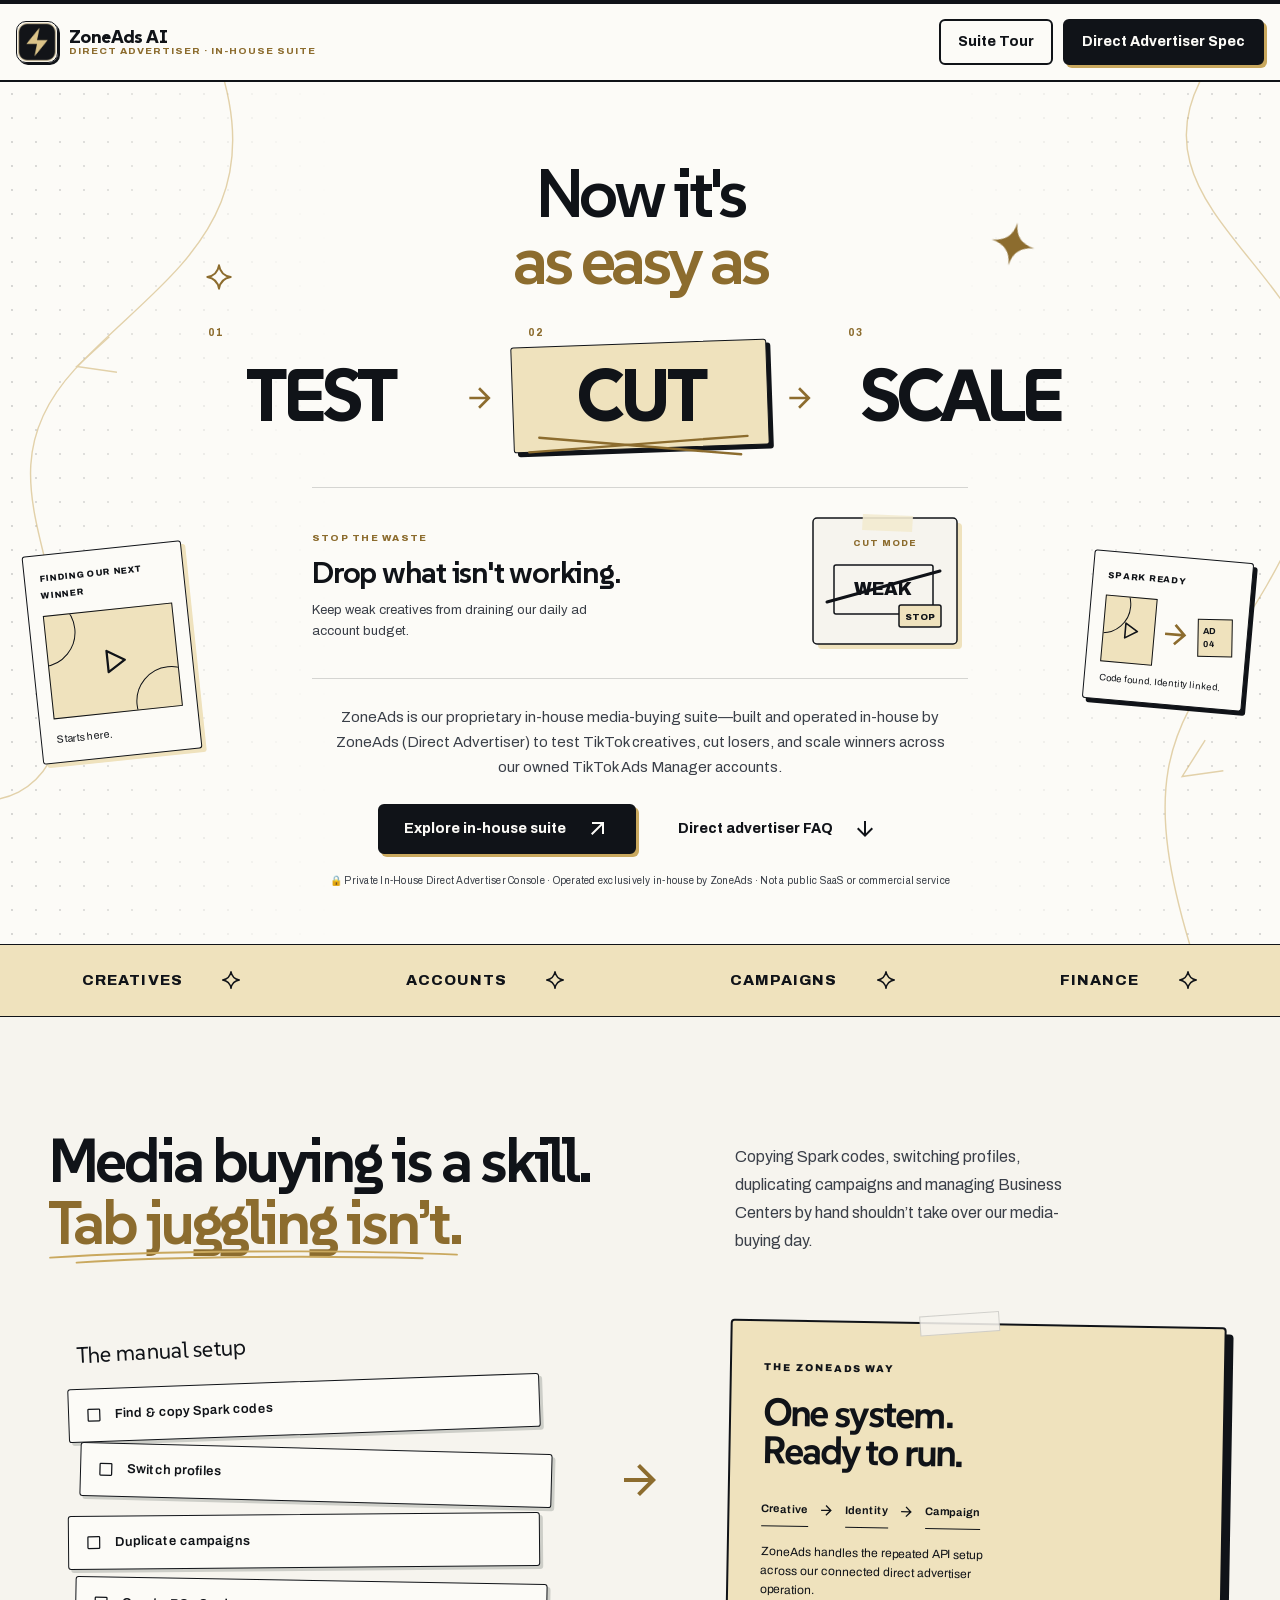
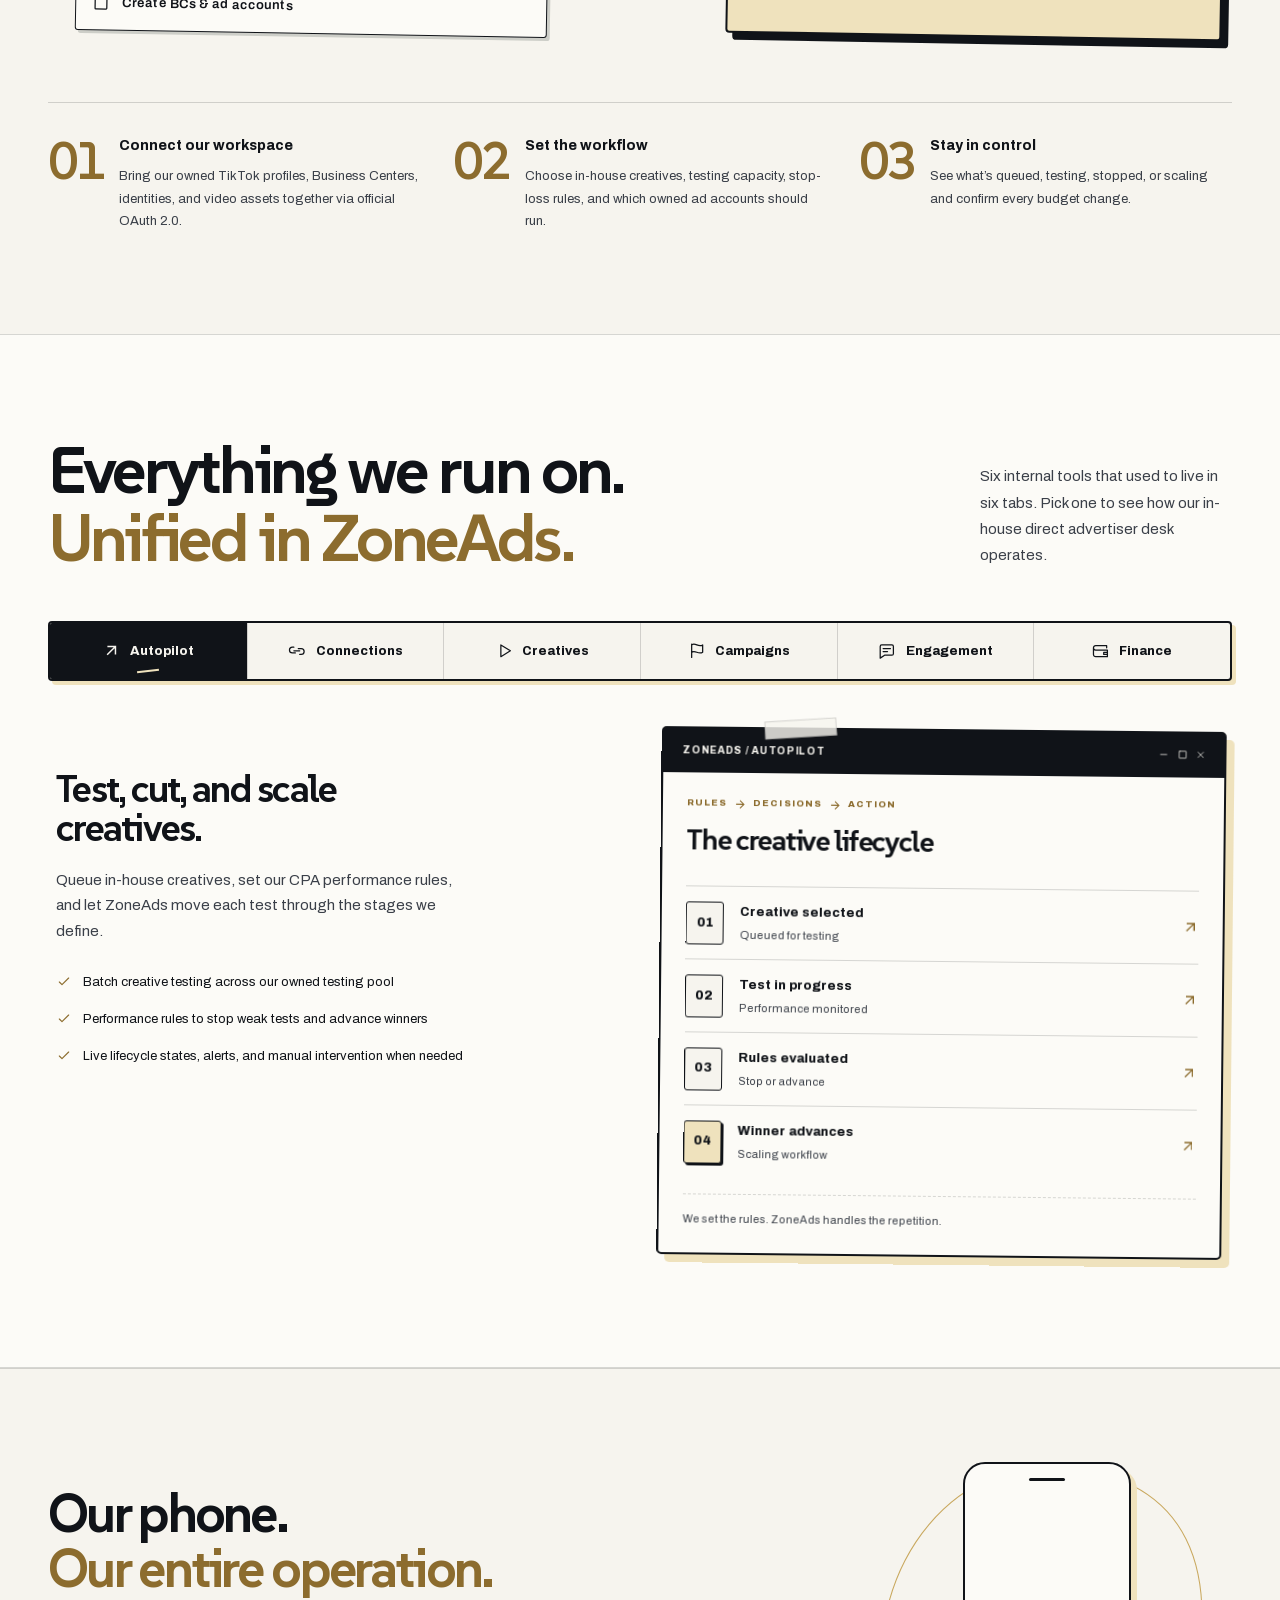
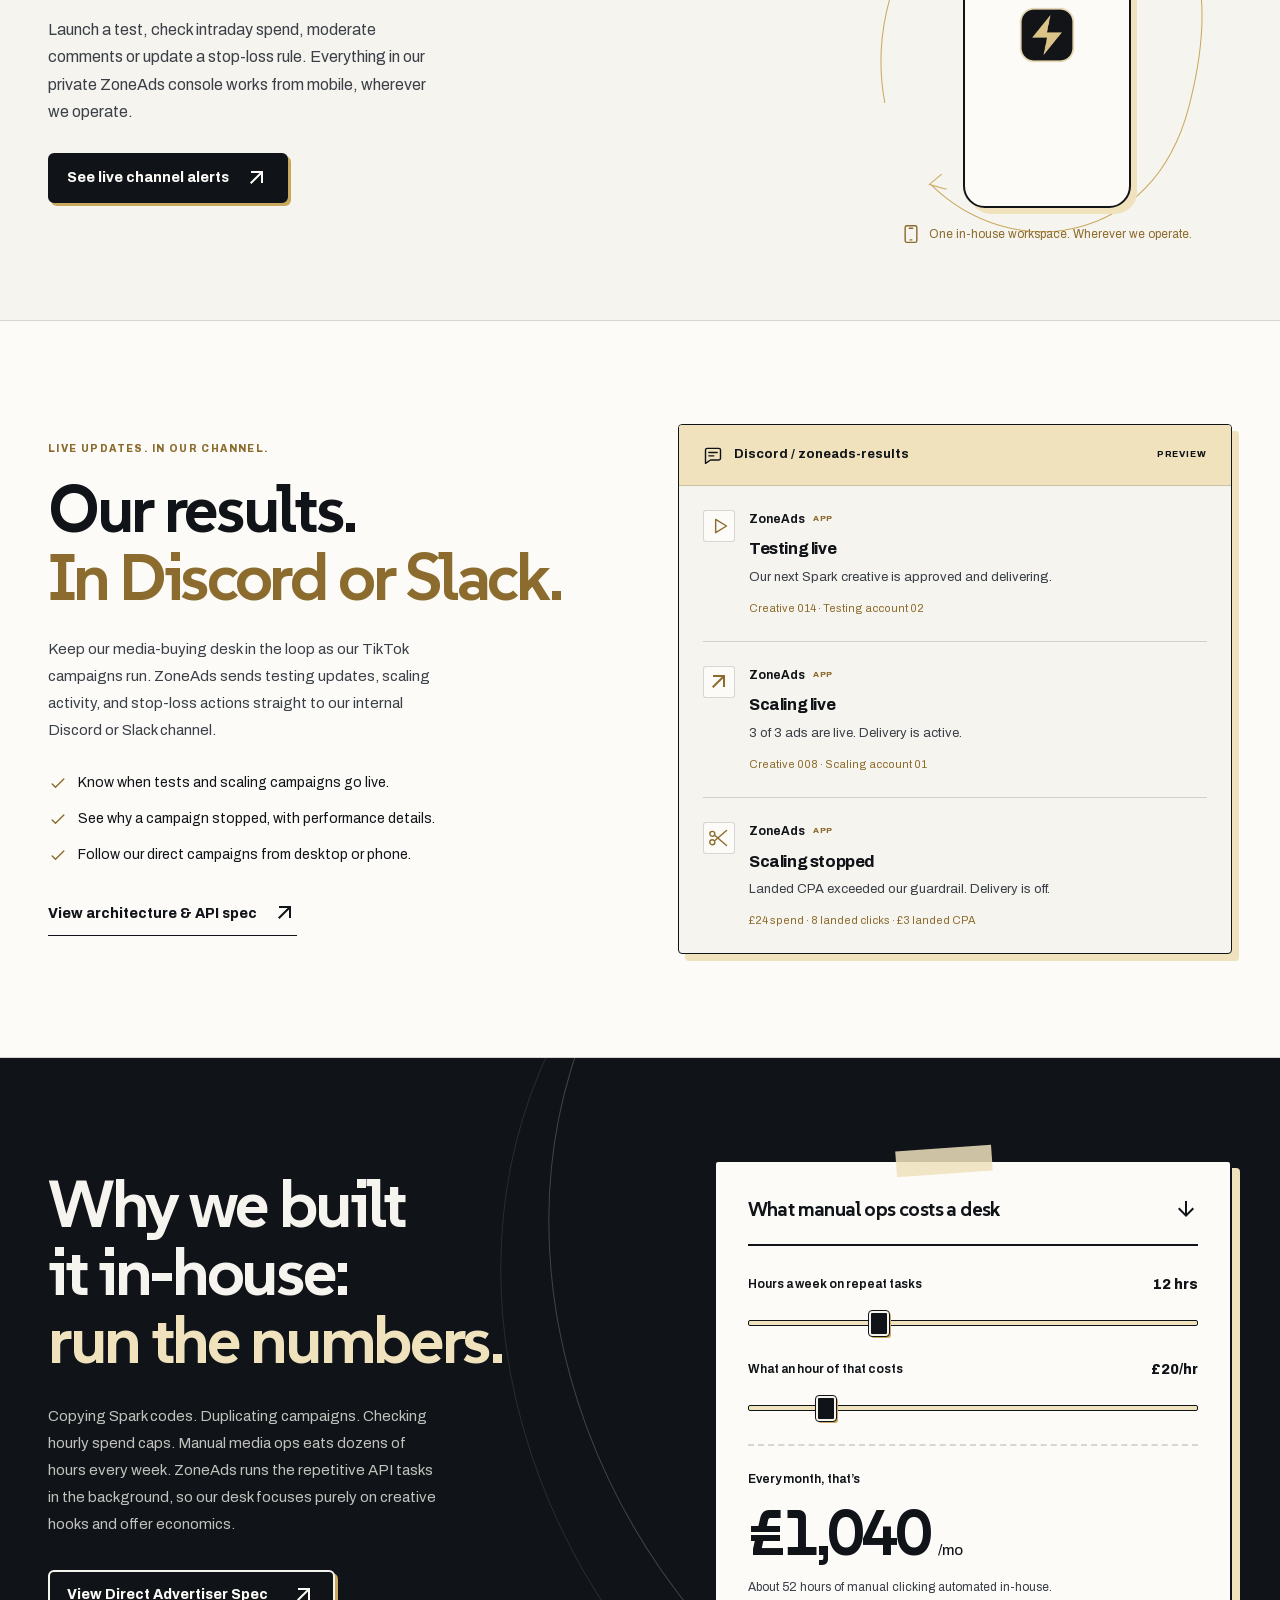
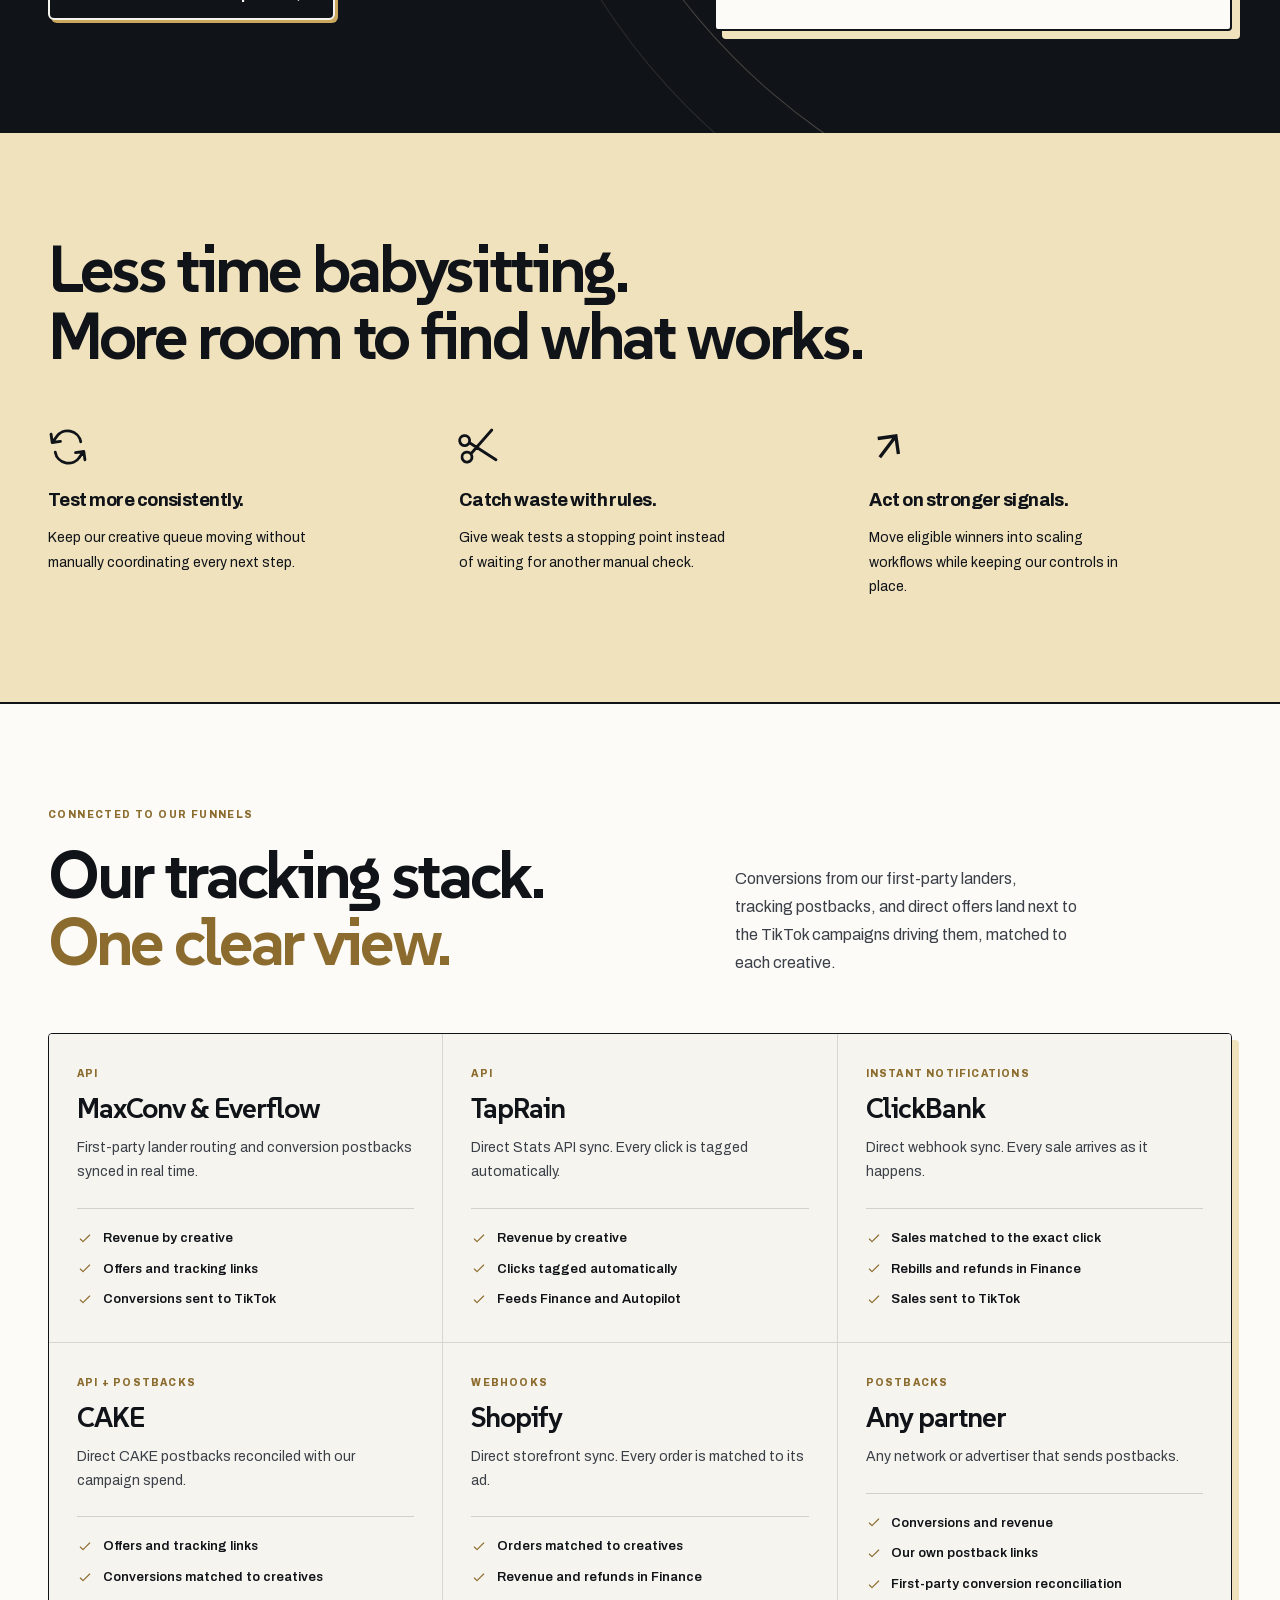
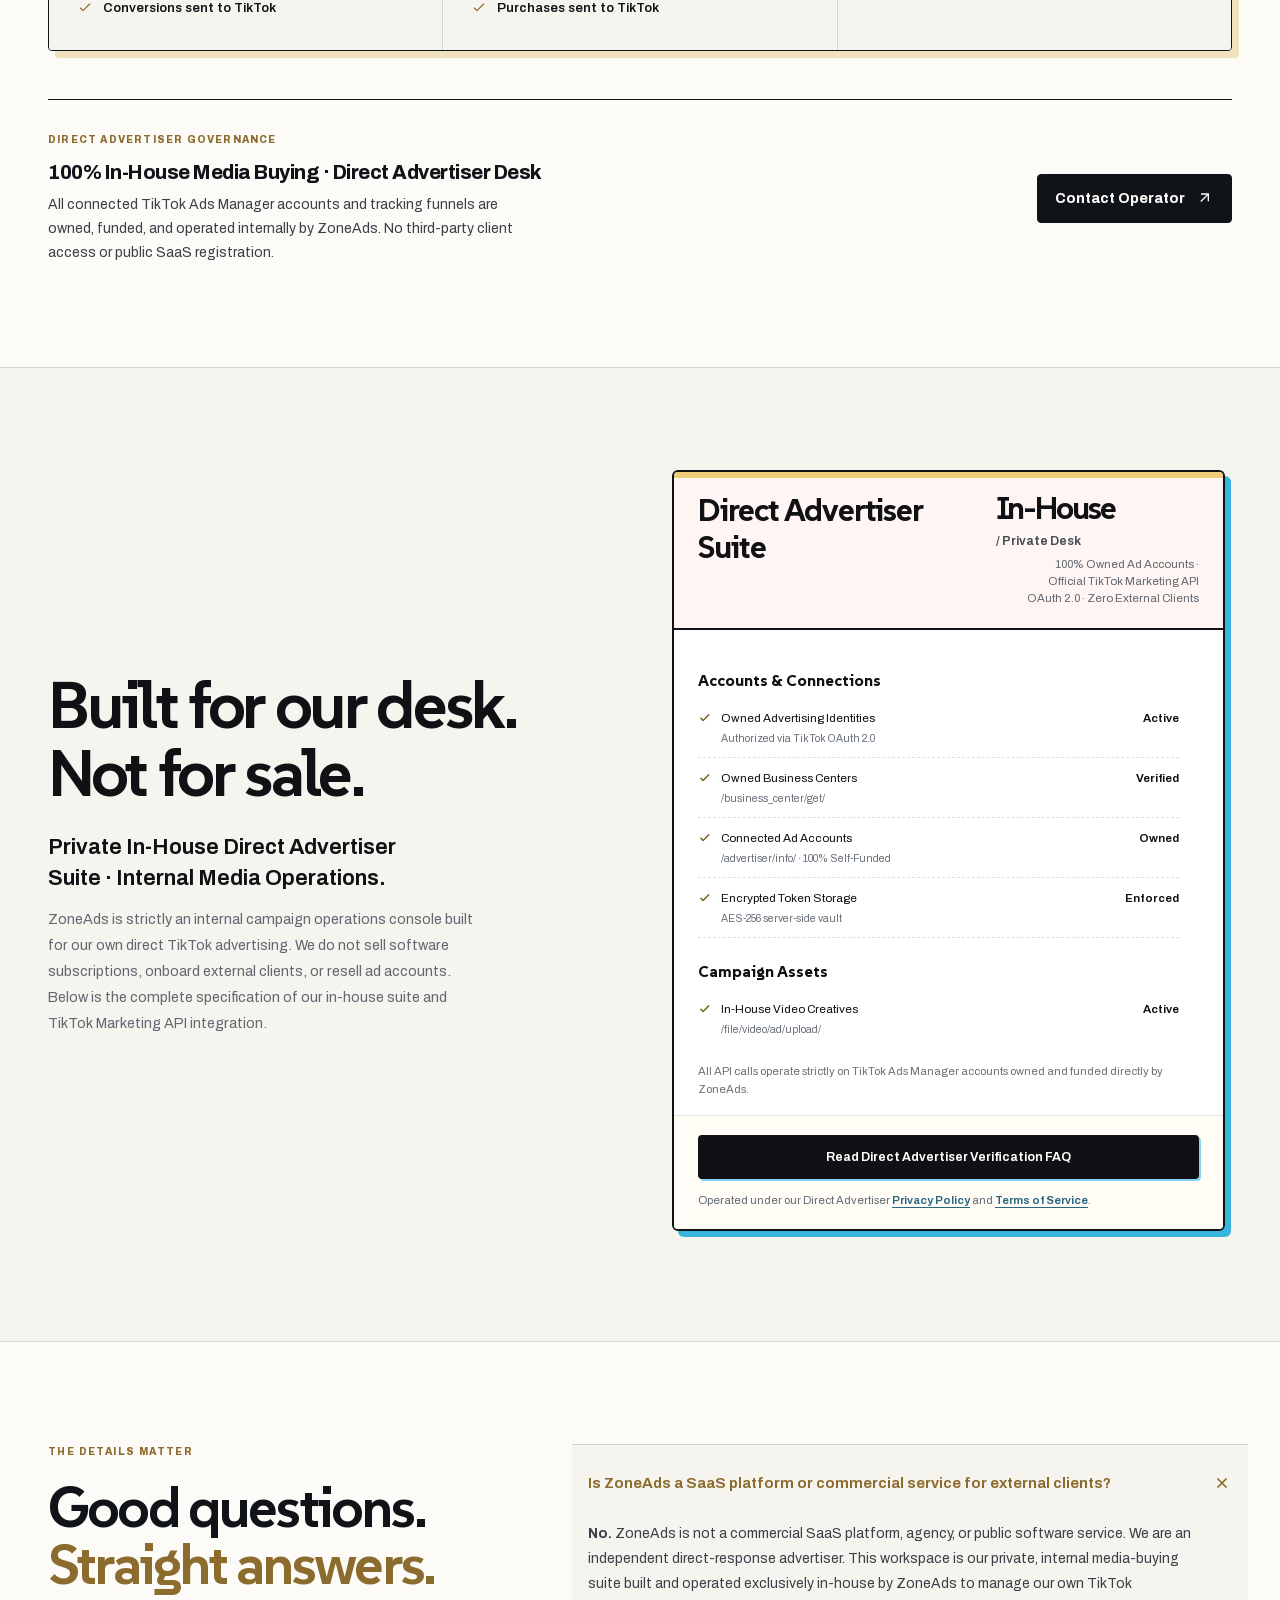
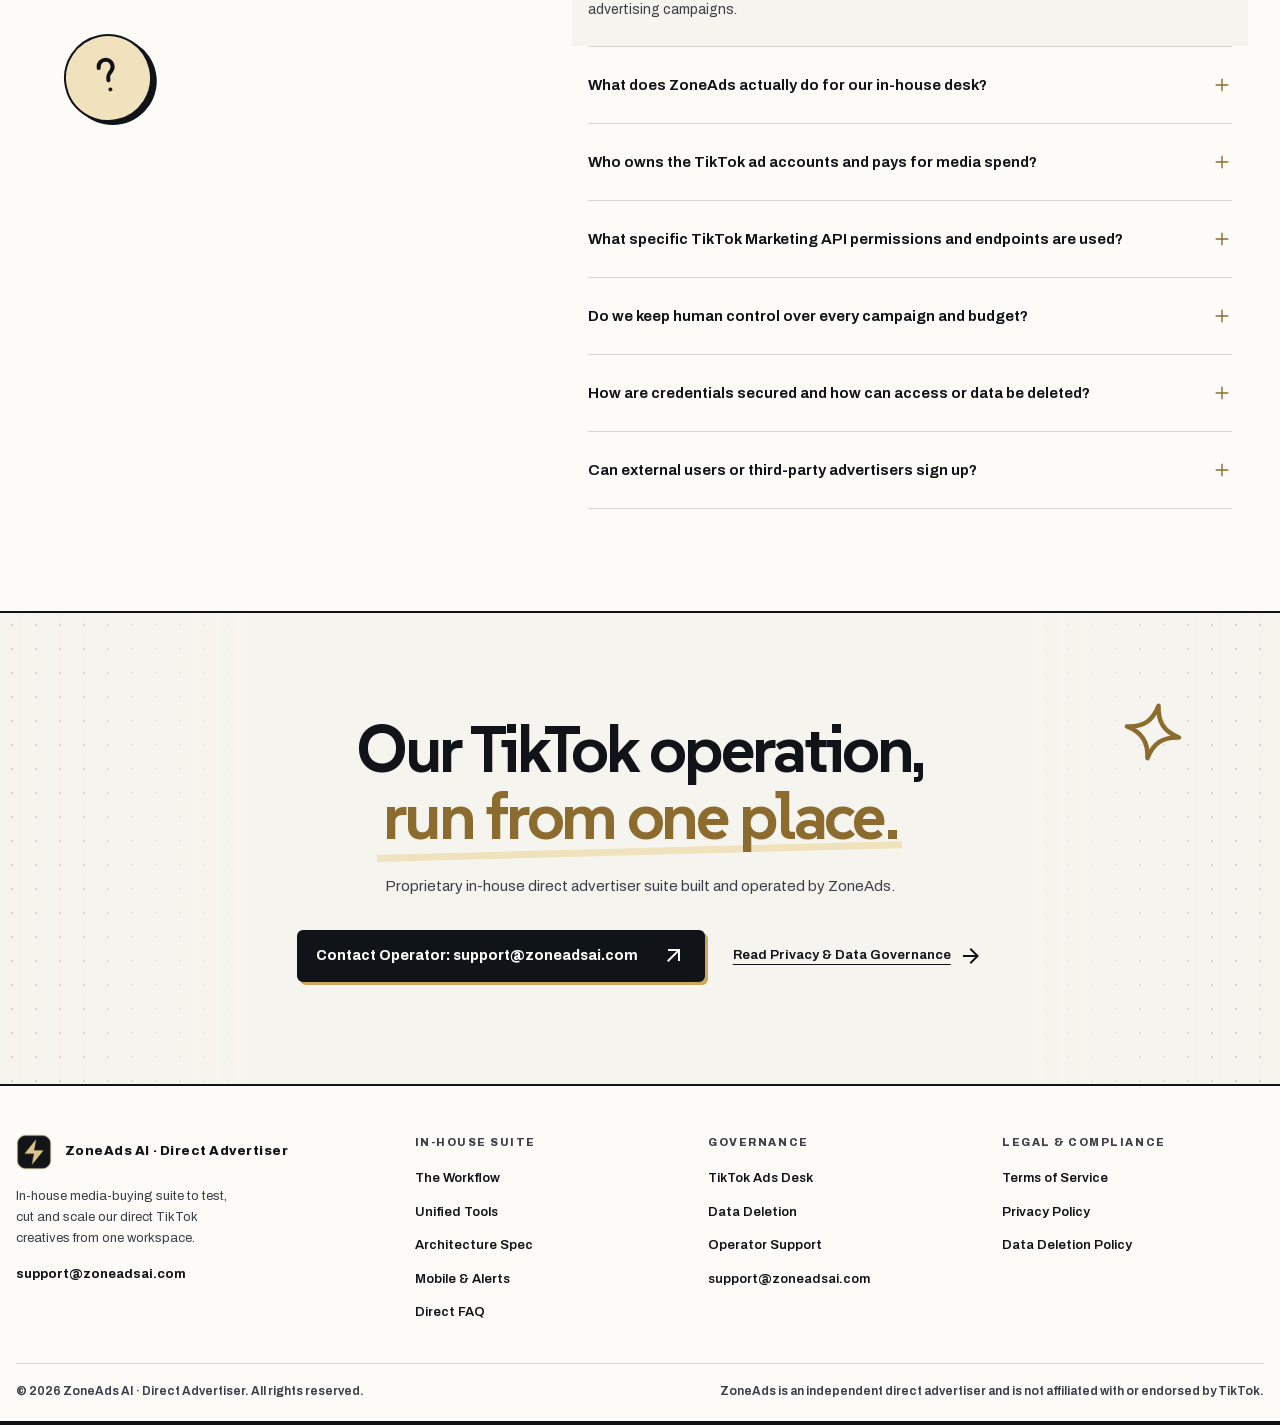
<file: index.html>
<!DOCTYPE html>
<html lang="en" class="__variable_b6af28 __variable_83d8c9 __variable_795510 __variable_69da31 h-full antialiased">
<head>
  <meta charset="utf-8"/>
  <meta name="viewport" content="width=device-width, initial-scale=1"/>
  <meta name="referrer" content="strict-origin-when-cross-origin"/>
  <title>ZoneAds AI — In-House Direct Advertiser TikTok Creative &amp; Campaign Suite</title>
  <meta name="description" content="ZoneAds is the proprietary in-house TikTok campaign operations workspace built and operated in-house by ZoneAds (Direct Advertiser) to test creatives, cut losers, and scale winners."/>
  <link rel="icon" href="/favicon.svg" type="image/svg+xml"/>
  <link rel="apple-touch-icon" href="/logo-192.png"/>
  <link rel="stylesheet" href="/zoneads-suite.css"/>
</head>
<body>
<div hidden=""><!--$--><!--/$--></div><main class="marketing-base_marketingPage__kOroe marketing-responsive_marketingPage__qgzp6 landing-motion_page__eGUVK"><a href="#workflow" class="landing-hero_skipLink__eQ1iB">Skip to features</a><header class="marketing-chrome_siteHeader__cn7U1 marketing-responsive_siteHeader__9cJDo"><nav class="marketing-chrome_navbar__6GeG6 marketing-responsive_navbar__ZHncr" aria-label="Primary navigation"><a class="marketing-chrome_logoLink__6Akpk marketing-responsive_logoLink__b3_iU" aria-label="ZoneAds home" href="/"><img alt="ZoneAds" fetchPriority="high" loading="eager" width="96" height="96" decoding="async" class="marketing-chrome_headerLogo__FOA5n" src="/logo-192.png"/><span class="zoneads-brand-text"><strong>ZoneAds AI</strong><small>Direct Advertiser · In-House Suite</small></span></a><div class="marketing-chrome_navActions__0EMz_ marketing-responsive_navActions__ZQfae"><a class="marketing-chrome_signInAction__xNfXg marketing-responsive_signInAction__LgIEU" href="#features">Suite Tour</a><a class="marketing-chrome_signUpAction__FiWkl marketing-responsive_signUpAction__JdDc2" href="#plans">Direct Advertiser Spec</a></div></nav></header><section class="landing-hero_hero__H0qXa" data-landing-hero="true" data-stage="test" aria-label="ZoneAds creative workflow"><div class="landing-hero_workbenchMarks__16PbE" aria-hidden="true"><svg class="landing-hero_orbit__byIEl" viewBox="0 0 1400 900" preserveAspectRatio="xMidYMid slice"><path d="M-110 700C30 800 110 740 100 610S18 400 110 300 340 140 240-70M1310-40c-150 190 180 240 90 470s-210 210-120 490"></path><path d="m146 266-34 31 42 6M1290 687l-24 38 43-6"></path></svg><div class="landing-hero_creativeStamp__COcYI"><span>FINDING OUR NEXT WINNER</span><div><i></i><svg xmlns="http://www.w3.org/2000/svg" viewBox="0 0 24 24" width="20" height="20" fill="none" stroke="currentColor" stroke-width="1.7" stroke-linecap="round" stroke-linejoin="round" aria-hidden="true" focusable="false" data-landing-icon="play"><path d="m8 4 13 8-13 8V4Z"></path></svg><i></i></div><small>Starts here.</small></div><div class="landing-hero_sparkStamp__g18Uk"><span>SPARK READY</span><div class="landing-hero_sparkTicket__61LUB"><div aria-hidden="true"><i></i><svg xmlns="http://www.w3.org/2000/svg" viewBox="0 0 24 24" width="20" height="20" fill="none" stroke="currentColor" stroke-width="1.7" stroke-linecap="round" stroke-linejoin="round" aria-hidden="true" focusable="false" data-landing-icon="play"><path d="m8 4 13 8-13 8V4Z"></path></svg></div><svg xmlns="http://www.w3.org/2000/svg" viewBox="0 -960 960 960" width="24" height="24" fill="currentColor" stroke="none" stroke-width="1.7" stroke-linecap="round" stroke-linejoin="round" aria-hidden="true" focusable="false" data-landing-icon="arrow-right" data-icon-source="google-material-symbols"><path d="M647-440H160v-80h487L423-744l57-56 320 320-320 320-57-56 224-224Z"></path></svg><strong>AD 04</strong></div><small>Code found. Identity linked.</small></div><svg class="landing-hero_sparkOne__Xxp2q" viewBox="0 0 64 64" aria-hidden="true"><path d="M32 3c2 18 11 27 29 29-18 2-27 11-29 29C30 43 21 34 3 32 21 30 30 21 32 3Z"></path></svg><span class="landing-hero_sparkTwo__rTJVN"><svg xmlns="http://www.w3.org/2000/svg" viewBox="0 0 24 24" width="20" height="20" fill="none" stroke="currentColor" stroke-width="1.7" stroke-linecap="round" stroke-linejoin="round" aria-hidden="true" focusable="false" data-landing-icon="spark"><path d="M12 2c1 6 4 9 10 10-6 1-9 4-10 10-1-6-4-9-10-10 6-1 9-4 10-10Z"></path></svg></span></div><div class="landing-hero_heroContent__VS3ZZ"><h1><span class="landing-hero_titleLine__diOgd">Now it&#x27;s</span> <span class="landing-hero_titleLine__diOgd">as easy as</span></h1><div class="landing-hero_stageFlow__K0Yps" aria-label="The ZoneAds creative loop"><div class="landing-hero_stageFlowItem__RF_hP"><button type="button" aria-pressed="true" class="landing-hero_stageButton__TF73K landing-hero_stageButtonActive__YZZUa"><small>01</small><strong>TEST</strong><svg class="landing-hero_stageMark__tbXVH" viewBox="0 0 260 28" preserveAspectRatio="none" aria-hidden="true"><path pathLength="1" d="M8 15C64 5 160 5 251 12M19 23c62-9 145-10 215-6"></path></svg></button><svg xmlns="http://www.w3.org/2000/svg" viewBox="0 -960 960 960" width="24" height="24" fill="currentColor" stroke="none" stroke-width="1.7" stroke-linecap="round" stroke-linejoin="round" aria-hidden="true" focusable="false" data-landing-icon="arrow-right" data-icon-source="google-material-symbols" class="landing-hero_flowArrow__iRFMW"><path d="M647-440H160v-80h487L423-744l57-56 320 320-320 320-57-56 224-224Z"></path></svg></div><div class="landing-hero_stageFlowItem__RF_hP"><button type="button" aria-pressed="false" class="landing-hero_stageButton__TF73K "><small>02</small><strong>CUT</strong><svg class="landing-hero_stageMark__tbXVH" viewBox="0 0 260 28" preserveAspectRatio="none" aria-hidden="true"><path pathLength="1" d="M8 22 249 5M19 7 242 24"></path></svg></button><svg xmlns="http://www.w3.org/2000/svg" viewBox="0 -960 960 960" width="24" height="24" fill="currentColor" stroke="none" stroke-width="1.7" stroke-linecap="round" stroke-linejoin="round" aria-hidden="true" focusable="false" data-landing-icon="arrow-right" data-icon-source="google-material-symbols" class="landing-hero_flowArrow__iRFMW"><path d="M647-440H160v-80h487L423-744l57-56 320 320-320 320-57-56 224-224Z"></path></svg></div><div class="landing-hero_stageFlowItem__RF_hP"><button type="button" aria-pressed="false" class="landing-hero_stageButton__TF73K "><small>03</small><strong>SCALE</strong><svg class="landing-hero_stageMark__tbXVH" viewBox="0 0 260 28" preserveAspectRatio="none" aria-hidden="true"><path pathLength="1" d="M7 22C73 23 169 14 249 5m-15-2 15 2-8 10"></path></svg></button></div></div><div class="landing-hero_stageDetail__q7P_8" aria-live="polite"><div class="landing-hero_stagePanel__1nfNX" data-active="true" aria-hidden="false"><div class="landing-hero_stageDetailCopy___JKUz"><span>Turn a batch into a testing queue</span><h2>Put fresh creatives in motion.</h2><p>See early signals across our owned TikTok ad accounts before committing serious spend.</p></div><svg class="landing-stage-picture_picture__e8NtJ" viewBox="0 0 160 144" aria-hidden="true" data-stage-art="test"><rect class="landing-stage-picture_shadow__m08rl" x="10" y="12" width="144" height="126" rx="4"></rect><rect class="landing-stage-picture_frame__d3ZAI" x="5" y="7" width="144" height="126" rx="4"></rect><path class="landing-stage-picture_tape__Xjqap" d="m55 3 50 2-1 16-50-2Z"></path><text class="landing-stage-picture_label__RTKH5" x="77" y="35" text-anchor="middle">TEST<!-- --> MODE</text><g class="landing-stage-picture_cards__hGgc7"><g><rect x="20" y="57" width="32" height="54" rx="2"></rect><text x="36" y="88">NEW</text></g><g><rect x="59" y="49" width="32" height="54" rx="2"></rect><text x="75" y="80">NEW</text></g><g><rect x="98" y="57" width="32" height="54" rx="2"></rect><text x="114" y="89">?</text></g></g></svg></div><div class="landing-hero_stagePanel__1nfNX" data-active="false" aria-hidden="true"><div class="landing-hero_stageDetailCopy___JKUz"><span>Stop the waste</span><h2>Drop what isn&#x27;t working.</h2><p>Keep weak creatives from draining our daily ad account budget.</p></div><svg class="landing-stage-picture_picture__e8NtJ" viewBox="0 0 160 144" aria-hidden="true" data-stage-art="cut"><rect class="landing-stage-picture_shadow__m08rl" x="10" y="12" width="144" height="126" rx="4"></rect><rect class="landing-stage-picture_frame__d3ZAI" x="5" y="7" width="144" height="126" rx="4"></rect><path class="landing-stage-picture_tape__Xjqap" d="m55 3 50 2-1 16-50-2Z"></path><text class="landing-stage-picture_label__RTKH5" x="77" y="35" text-anchor="middle">CUT<!-- --> MODE</text><g class="landing-stage-picture_cut__6VDM_"><rect class="landing-stage-picture_frame__d3ZAI" x="26" y="54" width="99" height="49" rx="2"></rect><text x="75" y="84" text-anchor="middle">WEAK</text><path class="landing-stage-picture_strike___JwNU" d="m19 91 113-31"></path><g class="landing-stage-picture_stop__Jcaku"><rect x="91" y="94" width="42" height="22" rx="2"></rect><text x="112" y="109" text-anchor="middle">STOP</text></g></g></svg></div><div class="landing-hero_stagePanel__1nfNX" data-active="false" aria-hidden="true"><div class="landing-hero_stageDetailCopy___JKUz"><span>Push the winners</span><h2>Give proven creatives more room to scale.</h2><p>Keep momentum moving while the performance is there.</p></div><svg class="landing-stage-picture_picture__e8NtJ" viewBox="0 0 160 144" aria-hidden="true" data-stage-art="scale"><rect class="landing-stage-picture_shadow__m08rl" x="10" y="12" width="144" height="126" rx="4"></rect><rect class="landing-stage-picture_frame__d3ZAI" x="5" y="7" width="144" height="126" rx="4"></rect><path class="landing-stage-picture_tape__Xjqap" d="m55 3 50 2-1 16-50-2Z"></path><text class="landing-stage-picture_label__RTKH5" x="77" y="35" text-anchor="middle">SCALE<!-- --> MODE</text><g class="landing-stage-picture_chart__H_PpA"><path class="landing-stage-picture_baseline__YDJBX" d="M23 116h108"></path><rect x="28" y="91" width="23" height="25" rx="1"></rect><rect x="64" y="76" width="23" height="40" rx="1"></rect><rect x="100" y="54" width="23" height="62" rx="1"></rect><path class="landing-stage-picture_trend__VZDuS" pathLength="1" d="m29 77 36-20 17 7 43-24"></path><path class="landing-stage-picture_trendHead__QODyn" d="m112 38 15 1-2 14"></path></g></svg></div></div><p class="landing-hero_heroSummary__Z3p7c">ZoneAds is our proprietary in-house media-buying suite—built and operated in-house by ZoneAds (Direct Advertiser) to test TikTok creatives, cut losers, and scale winners across our owned TikTok Ads Manager accounts.</p><div class="landing-hero_actions__1YDjM"><a class="marketing-chrome_signUpAction__FiWkl marketing-responsive_signUpAction__JdDc2" href="#features">Explore in-house suite <svg xmlns="http://www.w3.org/2000/svg" viewBox="0 -960 960 960" width="24" height="24" fill="currentColor" stroke="none" stroke-width="1.7" stroke-linecap="round" stroke-linejoin="round" aria-hidden="true" focusable="false" data-landing-icon="arrow-up-right" data-icon-source="google-material-symbols"><path d="m256-240-56-56 384-384H240v-80h480v480h-80v-344L256-240Z"></path></svg></a><a href="#questions" class="marketing-chrome_signInAction__xNfXg marketing-responsive_signInAction__LgIEU">Direct advertiser FAQ <svg xmlns="http://www.w3.org/2000/svg" viewBox="0 -960 960 960" width="24" height="24" fill="currentColor" stroke="none" stroke-width="1.7" stroke-linecap="round" stroke-linejoin="round" aria-hidden="true" focusable="false" data-landing-icon="arrow-down" data-icon-source="google-material-symbols"><path d="M440-800v487L216-537l-56 57 320 320 320-320-56-57-224 224v-487h-80Z"></path></svg></a></div><p class="landing-hero_caption__OPVlM">🔒 Private In-House Direct Advertiser Console · Operated exclusively in-house by ZoneAds · Not a public SaaS or commercial service</p></div></section><div class="landing-story_story__xld5b"><section class="landing-ribbon_ribbon__ocxF6" aria-label="Your operation, connected" data-landing-ribbon="true"><div class="landing-ribbon_viewport__FYObt"><div class="landing-ribbon_track__DAOe0" data-ribbon-track="true"><div class="landing-ribbon_group__H9fZq"><span class="landing-ribbon_item__irUsp">CREATIVES<svg xmlns="http://www.w3.org/2000/svg" viewBox="0 0 24 24" width="20" height="20" fill="none" stroke="currentColor" stroke-width="1.7" stroke-linecap="round" stroke-linejoin="round" aria-hidden="true" focusable="false" data-landing-icon="spark"><path d="M12 2c1 6 4 9 10 10-6 1-9 4-10 10-1-6-4-9-10-10 6-1 9-4 10-10Z"></path></svg></span><span class="landing-ribbon_item__irUsp">ACCOUNTS<svg xmlns="http://www.w3.org/2000/svg" viewBox="0 0 24 24" width="20" height="20" fill="none" stroke="currentColor" stroke-width="1.7" stroke-linecap="round" stroke-linejoin="round" aria-hidden="true" focusable="false" data-landing-icon="spark"><path d="M12 2c1 6 4 9 10 10-6 1-9 4-10 10-1-6-4-9-10-10 6-1 9-4 10-10Z"></path></svg></span><span class="landing-ribbon_item__irUsp">CAMPAIGNS<svg xmlns="http://www.w3.org/2000/svg" viewBox="0 0 24 24" width="20" height="20" fill="none" stroke="currentColor" stroke-width="1.7" stroke-linecap="round" stroke-linejoin="round" aria-hidden="true" focusable="false" data-landing-icon="spark"><path d="M12 2c1 6 4 9 10 10-6 1-9 4-10 10-1-6-4-9-10-10 6-1 9-4 10-10Z"></path></svg></span><span class="landing-ribbon_item__irUsp">FINANCE<svg xmlns="http://www.w3.org/2000/svg" viewBox="0 0 24 24" width="20" height="20" fill="none" stroke="currentColor" stroke-width="1.7" stroke-linecap="round" stroke-linejoin="round" aria-hidden="true" focusable="false" data-landing-icon="spark"><path d="M12 2c1 6 4 9 10 10-6 1-9 4-10 10-1-6-4-9-10-10 6-1 9-4 10-10Z"></path></svg></span></div><div class="landing-ribbon_group__H9fZq" aria-hidden="true"><span class="landing-ribbon_item__irUsp">CREATIVES<svg xmlns="http://www.w3.org/2000/svg" viewBox="0 0 24 24" width="20" height="20" fill="none" stroke="currentColor" stroke-width="1.7" stroke-linecap="round" stroke-linejoin="round" aria-hidden="true" focusable="false" data-landing-icon="spark"><path d="M12 2c1 6 4 9 10 10-6 1-9 4-10 10-1-6-4-9-10-10 6-1 9-4 10-10Z"></path></svg></span><span class="landing-ribbon_item__irUsp">ACCOUNTS<svg xmlns="http://www.w3.org/2000/svg" viewBox="0 0 24 24" width="20" height="20" fill="none" stroke="currentColor" stroke-width="1.7" stroke-linecap="round" stroke-linejoin="round" aria-hidden="true" focusable="false" data-landing-icon="spark"><path d="M12 2c1 6 4 9 10 10-6 1-9 4-10 10-1-6-4-9-10-10 6-1 9-4 10-10Z"></path></svg></span><span class="landing-ribbon_item__irUsp">CAMPAIGNS<svg xmlns="http://www.w3.org/2000/svg" viewBox="0 0 24 24" width="20" height="20" fill="none" stroke="currentColor" stroke-width="1.7" stroke-linecap="round" stroke-linejoin="round" aria-hidden="true" focusable="false" data-landing-icon="spark"><path d="M12 2c1 6 4 9 10 10-6 1-9 4-10 10-1-6-4-9-10-10 6-1 9-4 10-10Z"></path></svg></span><span class="landing-ribbon_item__irUsp">FINANCE<svg xmlns="http://www.w3.org/2000/svg" viewBox="0 0 24 24" width="20" height="20" fill="none" stroke="currentColor" stroke-width="1.7" stroke-linecap="round" stroke-linejoin="round" aria-hidden="true" focusable="false" data-landing-icon="spark"><path d="M12 2c1 6 4 9 10 10-6 1-9 4-10 10-1-6-4-9-10-10 6-1 9-4 10-10Z"></path></svg></span></div></div></div></section><section id="workflow" class="landing-story_workflow__X3O3W"><div class="landing-story_container__We6xI"><div class="landing-story_sectionIntro__TQ3Wy" data-reveal="true"><h2>Media buying is a skill.<br/><span class="landing-story_inkUnderline__4TDlB">Tab juggling isn’t.<svg viewBox="0 0 530 30" preserveAspectRatio="none" aria-hidden="true"><path pathLength="1" d="M3 19C132 8 368 5 525 14M37 27c129-11 326-11 444-7"></path></svg></span></h2><p>Copying Spark codes, switching profiles, duplicating campaigns and managing Business Centers by hand shouldn’t take over our media-buying day.</p></div><div class="landing-story_beforeAfter__odHzR" data-reveal="true"><div class="landing-story_taskPile__nwEyq" aria-label="The manual workflow"><span class="landing-story_handNote__PLCvc">The manual setup</span><div><svg xmlns="http://www.w3.org/2000/svg" viewBox="0 0 24 24" width="20" height="20" fill="none" stroke="currentColor" stroke-width="1.7" stroke-linecap="round" stroke-linejoin="round" aria-hidden="true" focusable="false" data-landing-icon="square"><path d="M5 4h14a1 1 0 0 1 1 1v14a1 1 0 0 1-1 1H5a1 1 0 0 1-1-1V5a1 1 0 0 1 1-1Z"></path></svg>Find &amp; copy Spark codes</div><div><svg xmlns="http://www.w3.org/2000/svg" viewBox="0 0 24 24" width="20" height="20" fill="none" stroke="currentColor" stroke-width="1.7" stroke-linecap="round" stroke-linejoin="round" aria-hidden="true" focusable="false" data-landing-icon="square"><path d="M5 4h14a1 1 0 0 1 1 1v14a1 1 0 0 1-1 1H5a1 1 0 0 1-1-1V5a1 1 0 0 1 1-1Z"></path></svg>Switch profiles</div><div><svg xmlns="http://www.w3.org/2000/svg" viewBox="0 0 24 24" width="20" height="20" fill="none" stroke="currentColor" stroke-width="1.7" stroke-linecap="round" stroke-linejoin="round" aria-hidden="true" focusable="false" data-landing-icon="square"><path d="M5 4h14a1 1 0 0 1 1 1v14a1 1 0 0 1-1 1H5a1 1 0 0 1-1-1V5a1 1 0 0 1 1-1Z"></path></svg>Duplicate campaigns</div><div><svg xmlns="http://www.w3.org/2000/svg" viewBox="0 0 24 24" width="20" height="20" fill="none" stroke="currentColor" stroke-width="1.7" stroke-linecap="round" stroke-linejoin="round" aria-hidden="true" focusable="false" data-landing-icon="square"><path d="M5 4h14a1 1 0 0 1 1 1v14a1 1 0 0 1-1 1H5a1 1 0 0 1-1-1V5a1 1 0 0 1 1-1Z"></path></svg>Create BCs &amp; ad accounts</div></div><svg xmlns="http://www.w3.org/2000/svg" viewBox="0 -960 960 960" width="24" height="24" fill="currentColor" stroke="none" stroke-width="1.7" stroke-linecap="round" stroke-linejoin="round" aria-hidden="true" focusable="false" data-landing-icon="arrow-right" data-icon-source="google-material-symbols" class="landing-story_handoffArrow__Tyhvp"><path d="M647-440H160v-80h487L423-744l57-56 320 320-320 320-57-56 224-224Z"></path></svg><div class="landing-story_playbook__zZtwE"><span class="landing-story_playbookLabel__eU19p">THE ZONEADS WAY</span><strong>One system.<br/>Ready to run.</strong><div><span>Creative</span><svg xmlns="http://www.w3.org/2000/svg" viewBox="0 -960 960 960" width="24" height="24" fill="currentColor" stroke="none" stroke-width="1.7" stroke-linecap="round" stroke-linejoin="round" aria-hidden="true" focusable="false" data-landing-icon="arrow-right" data-icon-source="google-material-symbols"><path d="M647-440H160v-80h487L423-744l57-56 320 320-320 320-57-56 224-224Z"></path></svg><span>Identity</span><svg xmlns="http://www.w3.org/2000/svg" viewBox="0 -960 960 960" width="24" height="24" fill="currentColor" stroke="none" stroke-width="1.7" stroke-linecap="round" stroke-linejoin="round" aria-hidden="true" focusable="false" data-landing-icon="arrow-right" data-icon-source="google-material-symbols"><path d="M647-440H160v-80h487L423-744l57-56 320 320-320 320-57-56 224-224Z"></path></svg><span>Campaign</span></div><p>ZoneAds handles the repeated API setup across our connected direct advertiser operation.</p></div></div><ol class="landing-story_steps___7sO9" data-reveal="true"><li><span>01</span><div><h3>Connect our workspace</h3><p>Bring our owned TikTok profiles, Business Centers, identities, and video assets together via official OAuth 2.0.</p></div></li><li><span>02</span><div><h3>Set the workflow</h3><p>Choose in-house creatives, testing capacity, stop-loss rules, and which owned ad accounts should run.</p></div></li><li><span>03</span><div><h3>Stay in control</h3><p>See what’s queued, testing, stopped, or scaling and confirm every budget change.</p></div></li></ol></div></section><section id="features" class="landing-story_featureSection__7ryM6"><div class="landing-story_container__We6xI"><div class="landing-story_splitIntro__z1Gdb" data-reveal="true"><h2>Everything we run on.<br/><span>Unified in ZoneAds.</span></h2><p>Six internal tools that used to live in six tabs. Pick one to see how our in-house direct advertiser desk operates.</p></div><div class="landing-feature-tour_tour__EqXZO" data-reveal="true"><div class="landing-feature-tour_tabs___zVpo" role="tablist" aria-label="Explore ZoneAds features"><button id="feature-tab-autopilot" role="tab" type="button" aria-selected="true" aria-controls="feature-panel-autopilot" tabindex="0"><svg xmlns="http://www.w3.org/2000/svg" viewBox="0 -960 960 960" width="24" height="24" fill="currentColor" stroke="none" stroke-width="1.7" stroke-linecap="round" stroke-linejoin="round" aria-hidden="true" focusable="false" data-landing-icon="arrow-up-right" data-icon-source="google-material-symbols"><path d="m256-240-56-56 384-384H240v-80h480v480h-80v-344L256-240Z"></path></svg>Autopilot</button><button id="feature-tab-connections" role="tab" type="button" aria-selected="false" aria-controls="feature-panel-connections" tabindex="-1"><svg xmlns="http://www.w3.org/2000/svg" viewBox="0 0 24 24" width="20" height="20" fill="none" stroke="currentColor" stroke-width="1.7" stroke-linecap="round" stroke-linejoin="round" aria-hidden="true" focusable="false" data-landing-icon="connections"><path d="M8 7H6a4 4 0 0 0 0 8h4m4-6h4a4 4 0 0 1 0 8h-2M8 12h8"></path></svg>Connections</button><button id="feature-tab-creatives" role="tab" type="button" aria-selected="false" aria-controls="feature-panel-creatives" tabindex="-1"><svg xmlns="http://www.w3.org/2000/svg" viewBox="0 0 24 24" width="20" height="20" fill="none" stroke="currentColor" stroke-width="1.7" stroke-linecap="round" stroke-linejoin="round" aria-hidden="true" focusable="false" data-landing-icon="play"><path d="m8 4 13 8-13 8V4Z"></path></svg>Creatives</button><button id="feature-tab-campaigns" role="tab" type="button" aria-selected="false" aria-controls="feature-panel-campaigns" tabindex="-1"><svg xmlns="http://www.w3.org/2000/svg" viewBox="0 0 24 24" width="20" height="20" fill="none" stroke="currentColor" stroke-width="1.7" stroke-linecap="round" stroke-linejoin="round" aria-hidden="true" focusable="false" data-landing-icon="flag"><path d="M5 21V3m0 1c5-4 9 4 15 0v10c-6 4-10-4-15 0"></path></svg>Campaigns</button><button id="feature-tab-engagement" role="tab" type="button" aria-selected="false" aria-controls="feature-panel-engagement" tabindex="-1"><svg xmlns="http://www.w3.org/2000/svg" viewBox="0 0 24 24" width="20" height="20" fill="none" stroke="currentColor" stroke-width="1.7" stroke-linecap="round" stroke-linejoin="round" aria-hidden="true" focusable="false" data-landing-icon="message"><path d="M5 4h14a2 2 0 0 1 2 2v10a2 2 0 0 1-2 2H9l-6 4V6a2 2 0 0 1 2-2Zm2 5h10M7 13h6"></path></svg>Engagement</button><button id="feature-tab-finance" role="tab" type="button" aria-selected="false" aria-controls="feature-panel-finance" tabindex="-1"><svg xmlns="http://www.w3.org/2000/svg" viewBox="0 0 24 24" width="20" height="20" fill="none" stroke="currentColor" stroke-width="1.7" stroke-linecap="round" stroke-linejoin="round" aria-hidden="true" focusable="false" data-landing-icon="wallet"><path d="M20 8V5H5a3 3 0 0 0 0 6h16v9H5a3 3 0 0 1-3-3V8m19 6h-5v3h5"></path></svg>Finance</button></div><div class="landing-feature-tour_panels__KoAuF"><div id="feature-panel-autopilot" role="tabpanel" aria-labelledby="feature-tab-autopilot" aria-hidden="false" data-active="true" tabindex="0" class="landing-feature-tour_panel__DkuyG"><div class="landing-feature-tour_copy__SPFkE"><h3>Test, cut, and scale creatives.</h3><p>Queue in-house creatives, set our CPA performance rules, and let ZoneAds move each test through the stages we define.</p><ul><li><svg xmlns="http://www.w3.org/2000/svg" viewBox="0 0 24 24" width="20" height="20" fill="none" stroke="currentColor" stroke-width="1.7" stroke-linecap="round" stroke-linejoin="round" aria-hidden="true" focusable="false" data-landing-icon="check"><path d="m5 12 4 4L19 6"></path></svg>Batch creative testing across our owned testing pool</li><li><svg xmlns="http://www.w3.org/2000/svg" viewBox="0 0 24 24" width="20" height="20" fill="none" stroke="currentColor" stroke-width="1.7" stroke-linecap="round" stroke-linejoin="round" aria-hidden="true" focusable="false" data-landing-icon="check"><path d="m5 12 4 4L19 6"></path></svg>Performance rules to stop weak tests and advance winners</li><li><svg xmlns="http://www.w3.org/2000/svg" viewBox="0 0 24 24" width="20" height="20" fill="none" stroke="currentColor" stroke-width="1.7" stroke-linecap="round" stroke-linejoin="round" aria-hidden="true" focusable="false" data-landing-icon="check"><path d="m5 12 4 4L19 6"></path></svg>Live lifecycle states, alerts, and manual intervention when needed</li></ul></div><div class="landing-feature-tour_preview__lLFJ_"><div class="landing-feature-tour_previewBar__hI_Cp"><span>ZONEADS / AUTOPILOT</span><span class="landing-feature-tour_windowIcons__VCv38"><svg xmlns="http://www.w3.org/2000/svg" viewBox="0 0 24 24" width="20" height="20" fill="none" stroke="currentColor" stroke-width="1.7" stroke-linecap="round" stroke-linejoin="round" aria-hidden="true" focusable="false" data-landing-icon="minus"><path d="M5 12h14"></path></svg><svg xmlns="http://www.w3.org/2000/svg" viewBox="0 0 24 24" width="20" height="20" fill="none" stroke="currentColor" stroke-width="1.7" stroke-linecap="round" stroke-linejoin="round" aria-hidden="true" focusable="false" data-landing-icon="square"><path d="M5 4h14a1 1 0 0 1 1 1v14a1 1 0 0 1-1 1H5a1 1 0 0 1-1-1V5a1 1 0 0 1 1-1Z"></path></svg><svg xmlns="http://www.w3.org/2000/svg" viewBox="0 0 24 24" width="20" height="20" fill="none" stroke="currentColor" stroke-width="1.7" stroke-linecap="round" stroke-linejoin="round" aria-hidden="true" focusable="false" data-landing-icon="close"><path d="m6 6 12 12M6 18 18 6"></path></svg></span></div><div class="landing-feature-tour_previewBody__roqX_"><p class="landing-feature-tour_previewLabel__H5_PA"><span>RULES</span><span><svg xmlns="http://www.w3.org/2000/svg" viewBox="0 -960 960 960" width="24" height="24" fill="currentColor" stroke="none" stroke-width="1.7" stroke-linecap="round" stroke-linejoin="round" aria-hidden="true" focusable="false" data-landing-icon="arrow-right" data-icon-source="google-material-symbols"><path d="M647-440H160v-80h487L423-744l57-56 320 320-320 320-57-56 224-224Z"></path></svg>DECISIONS</span><span><svg xmlns="http://www.w3.org/2000/svg" viewBox="0 -960 960 960" width="24" height="24" fill="currentColor" stroke="none" stroke-width="1.7" stroke-linecap="round" stroke-linejoin="round" aria-hidden="true" focusable="false" data-landing-icon="arrow-right" data-icon-source="google-material-symbols"><path d="M647-440H160v-80h487L423-744l57-56 320 320-320 320-57-56 224-224Z"></path></svg>ACTION</span></p><h4>The creative lifecycle</h4><div class="landing-feature-tour_rows__VbtIn"><div class="landing-feature-tour_row__qsUhZ"><span class="landing-feature-tour_rowIcon__ZsDe_" aria-hidden="true">01</span><div><strong>Creative selected</strong><span>Queued for testing</span></div><span class="landing-feature-tour_rowArrow__cbyGI" aria-hidden="true"><svg xmlns="http://www.w3.org/2000/svg" viewBox="0 -960 960 960" width="24" height="24" fill="currentColor" stroke="none" stroke-width="1.7" stroke-linecap="round" stroke-linejoin="round" aria-hidden="true" focusable="false" data-landing-icon="arrow-up-right" data-icon-source="google-material-symbols"><path d="m256-240-56-56 384-384H240v-80h480v480h-80v-344L256-240Z"></path></svg></span></div><div class="landing-feature-tour_row__qsUhZ"><span class="landing-feature-tour_rowIcon__ZsDe_" aria-hidden="true">02</span><div><strong>Test in progress</strong><span>Performance monitored</span></div><span class="landing-feature-tour_rowArrow__cbyGI" aria-hidden="true"><svg xmlns="http://www.w3.org/2000/svg" viewBox="0 -960 960 960" width="24" height="24" fill="currentColor" stroke="none" stroke-width="1.7" stroke-linecap="round" stroke-linejoin="round" aria-hidden="true" focusable="false" data-landing-icon="arrow-up-right" data-icon-source="google-material-symbols"><path d="m256-240-56-56 384-384H240v-80h480v480h-80v-344L256-240Z"></path></svg></span></div><div class="landing-feature-tour_row__qsUhZ"><span class="landing-feature-tour_rowIcon__ZsDe_" aria-hidden="true">03</span><div><strong>Rules evaluated</strong><span>Stop or advance</span></div><span class="landing-feature-tour_rowArrow__cbyGI" aria-hidden="true"><svg xmlns="http://www.w3.org/2000/svg" viewBox="0 -960 960 960" width="24" height="24" fill="currentColor" stroke="none" stroke-width="1.7" stroke-linecap="round" stroke-linejoin="round" aria-hidden="true" focusable="false" data-landing-icon="arrow-up-right" data-icon-source="google-material-symbols"><path d="m256-240-56-56 384-384H240v-80h480v480h-80v-344L256-240Z"></path></svg></span></div><div class="landing-feature-tour_row__qsUhZ"><span class="landing-feature-tour_rowIcon__ZsDe_" aria-hidden="true">04</span><div><strong>Winner advances</strong><span>Scaling workflow</span></div><span class="landing-feature-tour_rowArrow__cbyGI" aria-hidden="true"><svg xmlns="http://www.w3.org/2000/svg" viewBox="0 -960 960 960" width="24" height="24" fill="currentColor" stroke="none" stroke-width="1.7" stroke-linecap="round" stroke-linejoin="round" aria-hidden="true" focusable="false" data-landing-icon="arrow-up-right" data-icon-source="google-material-symbols"><path d="m256-240-56-56 384-384H240v-80h480v480h-80v-344L256-240Z"></path></svg></span></div></div><p class="landing-feature-tour_previewNote__G4Dm7">We set the rules. ZoneAds handles the repetition.</p></div></div></div><div id="feature-panel-connections" role="tabpanel" aria-labelledby="feature-tab-connections" aria-hidden="true" data-active="false" tabindex="-1" class="landing-feature-tour_panel__DkuyG"><div class="landing-feature-tour_copy__SPFkE"><h3>Connect our full TikTok setup.</h3><p>Keep Business Centers, TikTok users, advertising identities, and testing assignments organized in one place.</p><ul><li><svg xmlns="http://www.w3.org/2000/svg" viewBox="0 0 24 24" width="20" height="20" fill="none" stroke="currentColor" stroke-width="1.7" stroke-linecap="round" stroke-linejoin="round" aria-hidden="true" focusable="false" data-landing-icon="check"><path d="m5 12 4 4L19 6"></path></svg>Connect our owned TikTok Ads Manager accounts via OAuth 2.0</li><li><svg xmlns="http://www.w3.org/2000/svg" viewBox="0 0 24 24" width="20" height="20" fill="none" stroke="currentColor" stroke-width="1.7" stroke-linecap="round" stroke-linejoin="round" aria-hidden="true" focusable="false" data-landing-icon="check"><path d="m5 12 4 4L19 6"></path></svg>Manage ad accounts inside our verified Business Centers</li><li><svg xmlns="http://www.w3.org/2000/svg" viewBox="0 0 24 24" width="20" height="20" fill="none" stroke="currentColor" stroke-width="1.7" stroke-linecap="round" stroke-linejoin="round" aria-hidden="true" focusable="false" data-landing-icon="check"><path d="m5 12 4 4L19 6"></path></svg>Manage active identities, testing pools, and archived Business Centers</li></ul></div><div class="landing-feature-tour_preview__lLFJ_"><div class="landing-feature-tour_previewBar__hI_Cp"><span>ZONEADS / CONNECTIONS</span><span class="landing-feature-tour_windowIcons__VCv38"><svg xmlns="http://www.w3.org/2000/svg" viewBox="0 0 24 24" width="20" height="20" fill="none" stroke="currentColor" stroke-width="1.7" stroke-linecap="round" stroke-linejoin="round" aria-hidden="true" focusable="false" data-landing-icon="minus"><path d="M5 12h14"></path></svg><svg xmlns="http://www.w3.org/2000/svg" viewBox="0 0 24 24" width="20" height="20" fill="none" stroke="currentColor" stroke-width="1.7" stroke-linecap="round" stroke-linejoin="round" aria-hidden="true" focusable="false" data-landing-icon="square"><path d="M5 4h14a1 1 0 0 1 1 1v14a1 1 0 0 1-1 1H5a1 1 0 0 1-1-1V5a1 1 0 0 1 1-1Z"></path></svg><svg xmlns="http://www.w3.org/2000/svg" viewBox="0 0 24 24" width="20" height="20" fill="none" stroke="currentColor" stroke-width="1.7" stroke-linecap="round" stroke-linejoin="round" aria-hidden="true" focusable="false" data-landing-icon="close"><path d="m6 6 12 12M6 18 18 6"></path></svg></span></div><div class="landing-feature-tour_previewBody__roqX_"><p class="landing-feature-tour_previewLabel__H5_PA"><span>ONE PLACE TO OPERATE</span></p><h4>A connected workspace</h4><div class="landing-feature-tour_rows__VbtIn"><div class="landing-feature-tour_row__qsUhZ"><span class="landing-feature-tour_rowIcon__ZsDe_" aria-hidden="true">BC</span><div><strong>Business Centers</strong><span>Active or archived</span></div><span class="landing-feature-tour_rowArrow__cbyGI" aria-hidden="true"><svg xmlns="http://www.w3.org/2000/svg" viewBox="0 -960 960 960" width="24" height="24" fill="currentColor" stroke="none" stroke-width="1.7" stroke-linecap="round" stroke-linejoin="round" aria-hidden="true" focusable="false" data-landing-icon="arrow-up-right" data-icon-source="google-material-symbols"><path d="m256-240-56-56 384-384H240v-80h480v480h-80v-344L256-240Z"></path></svg></span></div><div class="landing-feature-tour_row__qsUhZ"><span class="landing-feature-tour_rowIcon__ZsDe_" aria-hidden="true">TT</span><div><strong>TikTok users</strong><span>Connected profiles</span></div><span class="landing-feature-tour_rowArrow__cbyGI" aria-hidden="true"><svg xmlns="http://www.w3.org/2000/svg" viewBox="0 -960 960 960" width="24" height="24" fill="currentColor" stroke="none" stroke-width="1.7" stroke-linecap="round" stroke-linejoin="round" aria-hidden="true" focusable="false" data-landing-icon="arrow-up-right" data-icon-source="google-material-symbols"><path d="m256-240-56-56 384-384H240v-80h480v480h-80v-344L256-240Z"></path></svg></span></div><div class="landing-feature-tour_row__qsUhZ"><span class="landing-feature-tour_rowIcon__ZsDe_" aria-hidden="true">ID</span><div><strong>Advertising identities</strong><span>Activate for use</span></div><span class="landing-feature-tour_rowArrow__cbyGI" aria-hidden="true"><svg xmlns="http://www.w3.org/2000/svg" viewBox="0 -960 960 960" width="24" height="24" fill="currentColor" stroke="none" stroke-width="1.7" stroke-linecap="round" stroke-linejoin="round" aria-hidden="true" focusable="false" data-landing-icon="arrow-up-right" data-icon-source="google-material-symbols"><path d="m256-240-56-56 384-384H240v-80h480v480h-80v-344L256-240Z"></path></svg></span></div><div class="landing-feature-tour_row__qsUhZ"><span class="landing-feature-tour_rowIcon__ZsDe_" aria-hidden="true"><svg xmlns="http://www.w3.org/2000/svg" viewBox="0 -960 960 960" width="24" height="24" fill="currentColor" stroke="none" stroke-width="1.7" stroke-linecap="round" stroke-linejoin="round" aria-hidden="true" focusable="false" data-landing-icon="arrow-up-right" data-icon-source="google-material-symbols"><path d="m256-240-56-56 384-384H240v-80h480v480h-80v-344L256-240Z"></path></svg></span><div><strong>Testing pool</strong><span>Assign our testing capacity</span></div><span class="landing-feature-tour_rowArrow__cbyGI" aria-hidden="true"><svg xmlns="http://www.w3.org/2000/svg" viewBox="0 -960 960 960" width="24" height="24" fill="currentColor" stroke="none" stroke-width="1.7" stroke-linecap="round" stroke-linejoin="round" aria-hidden="true" focusable="false" data-landing-icon="arrow-up-right" data-icon-source="google-material-symbols"><path d="m256-240-56-56 384-384H240v-80h480v480h-80v-344L256-240Z"></path></svg></span></div></div><p class="landing-feature-tour_previewNote__G4Dm7">Connections stay organized. Authorization stays explicit.</p></div></div></div><div id="feature-panel-creatives" role="tabpanel" aria-labelledby="feature-tab-creatives" aria-hidden="true" data-active="false" tabindex="-1" class="landing-feature-tour_panel__DkuyG"><div class="landing-feature-tour_copy__SPFkE"><h3>Find and move creatives faster.</h3><p>Pull in recent creatives, organize them by offer, and move them into testing or publishing without hunting through accounts.</p><ul><li><svg xmlns="http://www.w3.org/2000/svg" viewBox="0 0 24 24" width="20" height="20" fill="none" stroke="currentColor" stroke-width="1.7" stroke-linecap="round" stroke-linejoin="round" aria-hidden="true" focusable="false" data-landing-icon="check"><path d="m5 12 4 4L19 6"></path></svg>Connected creative history, offer tags, and automation profiles</li><li><svg xmlns="http://www.w3.org/2000/svg" viewBox="0 0 24 24" width="20" height="20" fill="none" stroke="currentColor" stroke-width="1.7" stroke-linecap="round" stroke-linejoin="round" aria-hidden="true" focusable="false" data-landing-icon="check"><path d="m5 12 4 4L19 6"></path></svg>Spark codes and comment filters in bulk</li><li><svg xmlns="http://www.w3.org/2000/svg" viewBox="0 0 24 24" width="20" height="20" fill="none" stroke="currentColor" stroke-width="1.7" stroke-linecap="round" stroke-linejoin="round" aria-hidden="true" focusable="false" data-landing-icon="check"><path d="m5 12 4 4L19 6"></path></svg>Editing, downloads, and TikTok publishing with enabled access</li></ul></div><div class="landing-feature-tour_preview__lLFJ_"><div class="landing-feature-tour_previewBar__hI_Cp"><span>ZONEADS / CREATIVES</span><span class="landing-feature-tour_windowIcons__VCv38"><svg xmlns="http://www.w3.org/2000/svg" viewBox="0 0 24 24" width="20" height="20" fill="none" stroke="currentColor" stroke-width="1.7" stroke-linecap="round" stroke-linejoin="round" aria-hidden="true" focusable="false" data-landing-icon="minus"><path d="M5 12h14"></path></svg><svg xmlns="http://www.w3.org/2000/svg" viewBox="0 0 24 24" width="20" height="20" fill="none" stroke="currentColor" stroke-width="1.7" stroke-linecap="round" stroke-linejoin="round" aria-hidden="true" focusable="false" data-landing-icon="square"><path d="M5 4h14a1 1 0 0 1 1 1v14a1 1 0 0 1-1 1H5a1 1 0 0 1-1-1V5a1 1 0 0 1 1-1Z"></path></svg><svg xmlns="http://www.w3.org/2000/svg" viewBox="0 0 24 24" width="20" height="20" fill="none" stroke="currentColor" stroke-width="1.7" stroke-linecap="round" stroke-linejoin="round" aria-hidden="true" focusable="false" data-landing-icon="close"><path d="m6 6 12 12M6 18 18 6"></path></svg></span></div><div class="landing-feature-tour_previewBody__roqX_"><p class="landing-feature-tour_previewLabel__H5_PA"><span>FIND</span><span><svg xmlns="http://www.w3.org/2000/svg" viewBox="0 -960 960 960" width="24" height="24" fill="currentColor" stroke="none" stroke-width="1.7" stroke-linecap="round" stroke-linejoin="round" aria-hidden="true" focusable="false" data-landing-icon="arrow-right" data-icon-source="google-material-symbols"><path d="M647-440H160v-80h487L423-744l57-56 320 320-320 320-57-56 224-224Z"></path></svg>ORGANIZE</span><span><svg xmlns="http://www.w3.org/2000/svg" viewBox="0 -960 960 960" width="24" height="24" fill="currentColor" stroke="none" stroke-width="1.7" stroke-linecap="round" stroke-linejoin="round" aria-hidden="true" focusable="false" data-landing-icon="arrow-right" data-icon-source="google-material-symbols"><path d="M647-440H160v-80h487L423-744l57-56 320 320-320 320-57-56 224-224Z"></path></svg>USE</span></p><h4>The creative workbench</h4><div class="landing-feature-tour_rows__VbtIn"><div class="landing-feature-tour_row__qsUhZ"><span class="landing-feature-tour_rowIcon__ZsDe_" aria-hidden="true"><svg xmlns="http://www.w3.org/2000/svg" viewBox="0 0 24 24" width="20" height="20" fill="none" stroke="currentColor" stroke-width="1.7" stroke-linecap="round" stroke-linejoin="round" aria-hidden="true" focusable="false" data-landing-icon="play"><path d="m8 4 13 8-13 8V4Z"></path></svg></span><div><strong>Connected library</strong><span>Discover recent creatives</span></div><span class="landing-feature-tour_rowArrow__cbyGI" aria-hidden="true"><svg xmlns="http://www.w3.org/2000/svg" viewBox="0 -960 960 960" width="24" height="24" fill="currentColor" stroke="none" stroke-width="1.7" stroke-linecap="round" stroke-linejoin="round" aria-hidden="true" focusable="false" data-landing-icon="arrow-up-right" data-icon-source="google-material-symbols"><path d="m256-240-56-56 384-384H240v-80h480v480h-80v-344L256-240Z"></path></svg></span></div><div class="landing-feature-tour_row__qsUhZ"><span class="landing-feature-tour_rowIcon__ZsDe_" aria-hidden="true"><svg xmlns="http://www.w3.org/2000/svg" viewBox="0 0 24 24" width="20" height="20" fill="none" stroke="currentColor" stroke-width="1.7" stroke-linecap="round" stroke-linejoin="round" aria-hidden="true" focusable="false" data-landing-icon="tag"><path d="M3 3h8l10 10-8 8L3 11V3Zm4 4h.01"></path></svg></span><div><strong>Offer tags</strong><span>Keep campaigns organized</span></div><span class="landing-feature-tour_rowArrow__cbyGI" aria-hidden="true"><svg xmlns="http://www.w3.org/2000/svg" viewBox="0 -960 960 960" width="24" height="24" fill="currentColor" stroke="none" stroke-width="1.7" stroke-linecap="round" stroke-linejoin="round" aria-hidden="true" focusable="false" data-landing-icon="arrow-up-right" data-icon-source="google-material-symbols"><path d="m256-240-56-56 384-384H240v-80h480v480h-80v-344L256-240Z"></path></svg></span></div><div class="landing-feature-tour_row__qsUhZ"><span class="landing-feature-tour_rowIcon__ZsDe_" aria-hidden="true"><svg xmlns="http://www.w3.org/2000/svg" viewBox="0 0 24 24" width="20" height="20" fill="none" stroke="currentColor" stroke-width="1.7" stroke-linecap="round" stroke-linejoin="round" aria-hidden="true" focusable="false" data-landing-icon="library"><path d="M4 3h16v18H4V3Zm5 0v18M13 7h3m-3 5h3m-3 5h3"></path></svg></span><div><strong>Bulk actions</strong><span>Spark and filter many at once</span></div><span class="landing-feature-tour_rowArrow__cbyGI" aria-hidden="true"><svg xmlns="http://www.w3.org/2000/svg" viewBox="0 -960 960 960" width="24" height="24" fill="currentColor" stroke="none" stroke-width="1.7" stroke-linecap="round" stroke-linejoin="round" aria-hidden="true" focusable="false" data-landing-icon="arrow-up-right" data-icon-source="google-material-symbols"><path d="m256-240-56-56 384-384H240v-80h480v480h-80v-344L256-240Z"></path></svg></span></div><div class="landing-feature-tour_row__qsUhZ"><span class="landing-feature-tour_rowIcon__ZsDe_" aria-hidden="true"><svg xmlns="http://www.w3.org/2000/svg" viewBox="0 -960 960 960" width="24" height="24" fill="currentColor" stroke="none" stroke-width="1.7" stroke-linecap="round" stroke-linejoin="round" aria-hidden="true" focusable="false" data-landing-icon="arrow-up" data-icon-source="google-material-symbols"><path d="M440-160v-487L216-423l-56-57 320-320 320 320-56 57-224-224v487h-80Z"></path></svg></span><div><strong>Publishing</strong><span>Publish with enabled access</span></div><span class="landing-feature-tour_rowArrow__cbyGI" aria-hidden="true"><svg xmlns="http://www.w3.org/2000/svg" viewBox="0 -960 960 960" width="24" height="24" fill="currentColor" stroke="none" stroke-width="1.7" stroke-linecap="round" stroke-linejoin="round" aria-hidden="true" focusable="false" data-landing-icon="arrow-up-right" data-icon-source="google-material-symbols"><path d="m256-240-56-56 384-384H240v-80h480v480h-80v-344L256-240Z"></path></svg></span></div></div><p class="landing-feature-tour_previewNote__G4Dm7">Less searching for files. More time developing the next angle.</p></div></div></div><div id="feature-panel-campaigns" role="tabpanel" aria-labelledby="feature-tab-campaigns" aria-hidden="true" data-active="false" tabindex="-1" class="landing-feature-tour_panel__DkuyG"><div class="landing-feature-tour_copy__SPFkE"><h3>Launch across advertiser accounts.</h3><p>Build campaigns with the right creative, identity, destination, and pixel, then launch them manually or through Autopilot.</p><ul><li><svg xmlns="http://www.w3.org/2000/svg" viewBox="0 0 24 24" width="20" height="20" fill="none" stroke="currentColor" stroke-width="1.7" stroke-linecap="round" stroke-linejoin="round" aria-hidden="true" focusable="false" data-landing-icon="check"><path d="m5 12 4 4L19 6"></path></svg>Manual launches across selected advertiser accounts</li><li><svg xmlns="http://www.w3.org/2000/svg" viewBox="0 0 24 24" width="20" height="20" fill="none" stroke="currentColor" stroke-width="1.7" stroke-linecap="round" stroke-linejoin="round" aria-hidden="true" focusable="false" data-landing-icon="check"><path d="m5 12 4 4L19 6"></path></svg>Reusable Instant Forms, Instant Pages, and display cards</li><li><svg xmlns="http://www.w3.org/2000/svg" viewBox="0 0 24 24" width="20" height="20" fill="none" stroke="currentColor" stroke-width="1.7" stroke-linecap="round" stroke-linejoin="round" aria-hidden="true" focusable="false" data-landing-icon="check"><path d="m5 12 4 4L19 6"></path></svg>Pixels, saved destinations, and iOS or Android model targeting</li></ul></div><div class="landing-feature-tour_preview__lLFJ_"><div class="landing-feature-tour_previewBar__hI_Cp"><span>ZONEADS / CAMPAIGNS</span><span class="landing-feature-tour_windowIcons__VCv38"><svg xmlns="http://www.w3.org/2000/svg" viewBox="0 0 24 24" width="20" height="20" fill="none" stroke="currentColor" stroke-width="1.7" stroke-linecap="round" stroke-linejoin="round" aria-hidden="true" focusable="false" data-landing-icon="minus"><path d="M5 12h14"></path></svg><svg xmlns="http://www.w3.org/2000/svg" viewBox="0 0 24 24" width="20" height="20" fill="none" stroke="currentColor" stroke-width="1.7" stroke-linecap="round" stroke-linejoin="round" aria-hidden="true" focusable="false" data-landing-icon="square"><path d="M5 4h14a1 1 0 0 1 1 1v14a1 1 0 0 1-1 1H5a1 1 0 0 1-1-1V5a1 1 0 0 1 1-1Z"></path></svg><svg xmlns="http://www.w3.org/2000/svg" viewBox="0 0 24 24" width="20" height="20" fill="none" stroke="currentColor" stroke-width="1.7" stroke-linecap="round" stroke-linejoin="round" aria-hidden="true" focusable="false" data-landing-icon="close"><path d="m6 6 12 12M6 18 18 6"></path></svg></span></div><div class="landing-feature-tour_previewBody__roqX_"><p class="landing-feature-tour_previewLabel__H5_PA"><span>LESS COPYING BETWEEN TABS</span></p><h4>A launch, assembled</h4><div class="landing-feature-tour_rows__VbtIn"><div class="landing-feature-tour_row__qsUhZ"><span class="landing-feature-tour_rowIcon__ZsDe_" aria-hidden="true">01</span><div><strong>Advertiser accounts</strong><span>Choose where to launch</span></div><span class="landing-feature-tour_rowArrow__cbyGI" aria-hidden="true"><svg xmlns="http://www.w3.org/2000/svg" viewBox="0 -960 960 960" width="24" height="24" fill="currentColor" stroke="none" stroke-width="1.7" stroke-linecap="round" stroke-linejoin="round" aria-hidden="true" focusable="false" data-landing-icon="arrow-up-right" data-icon-source="google-material-symbols"><path d="m256-240-56-56 384-384H240v-80h480v480h-80v-344L256-240Z"></path></svg></span></div><div class="landing-feature-tour_row__qsUhZ"><span class="landing-feature-tour_rowIcon__ZsDe_" aria-hidden="true">02</span><div><strong>Creative &amp; identity</strong><span>Choose what runs</span></div><span class="landing-feature-tour_rowArrow__cbyGI" aria-hidden="true"><svg xmlns="http://www.w3.org/2000/svg" viewBox="0 -960 960 960" width="24" height="24" fill="currentColor" stroke="none" stroke-width="1.7" stroke-linecap="round" stroke-linejoin="round" aria-hidden="true" focusable="false" data-landing-icon="arrow-up-right" data-icon-source="google-material-symbols"><path d="m256-240-56-56 384-384H240v-80h480v480h-80v-344L256-240Z"></path></svg></span></div><div class="landing-feature-tour_row__qsUhZ"><span class="landing-feature-tour_rowIcon__ZsDe_" aria-hidden="true">03</span><div><strong>Destination &amp; pixel</strong><span>Connect the journey</span></div><span class="landing-feature-tour_rowArrow__cbyGI" aria-hidden="true"><svg xmlns="http://www.w3.org/2000/svg" viewBox="0 -960 960 960" width="24" height="24" fill="currentColor" stroke="none" stroke-width="1.7" stroke-linecap="round" stroke-linejoin="round" aria-hidden="true" focusable="false" data-landing-icon="arrow-up-right" data-icon-source="google-material-symbols"><path d="m256-240-56-56 384-384H240v-80h480v480h-80v-344L256-240Z"></path></svg></span></div><div class="landing-feature-tour_row__qsUhZ"><span class="landing-feature-tour_rowIcon__ZsDe_" aria-hidden="true">04</span><div><strong>Launch results</strong><span>See account-level outcomes</span></div><span class="landing-feature-tour_rowArrow__cbyGI" aria-hidden="true"><svg xmlns="http://www.w3.org/2000/svg" viewBox="0 -960 960 960" width="24" height="24" fill="currentColor" stroke="none" stroke-width="1.7" stroke-linecap="round" stroke-linejoin="round" aria-hidden="true" focusable="false" data-landing-icon="arrow-up-right" data-icon-source="google-material-symbols"><path d="m256-240-56-56 384-384H240v-80h480v480h-80v-344L256-240Z"></path></svg></span></div></div><p class="landing-feature-tour_previewNote__G4Dm7">Keep manual control without all the manual setup.</p></div></div></div><div id="feature-panel-engagement" role="tabpanel" aria-labelledby="feature-tab-engagement" aria-hidden="true" data-active="false" tabindex="-1" class="landing-feature-tour_panel__DkuyG"><div class="landing-feature-tour_copy__SPFkE"><h3>Keep our comment section clean.</h3><p>ZoneAds watches the comments on our active creatives and hides spam or off-topic replies automatically.</p><ul><li><svg xmlns="http://www.w3.org/2000/svg" viewBox="0 0 24 24" width="20" height="20" fill="none" stroke="currentColor" stroke-width="1.7" stroke-linecap="round" stroke-linejoin="round" aria-hidden="true" focusable="false" data-landing-icon="check"><path d="m5 12 4 4L19 6"></path></svg>Automatic comment filtering for a day, a week or a month</li><li><svg xmlns="http://www.w3.org/2000/svg" viewBox="0 0 24 24" width="20" height="20" fill="none" stroke="currentColor" stroke-width="1.7" stroke-linecap="round" stroke-linejoin="round" aria-hidden="true" focusable="false" data-landing-icon="check"><path d="m5 12 4 4L19 6"></path></svg>Reply, hide, like and delete comments without opening TikTok</li><li><svg xmlns="http://www.w3.org/2000/svg" viewBox="0 0 24 24" width="20" height="20" fill="none" stroke="currentColor" stroke-width="1.7" stroke-linecap="round" stroke-linejoin="round" aria-hidden="true" focusable="false" data-landing-icon="check"><path d="m5 12 4 4L19 6"></path></svg>Turn filtering on for many creatives at once</li></ul></div><div class="landing-feature-tour_preview__lLFJ_"><div class="landing-feature-tour_previewBar__hI_Cp"><span>ZONEADS / ENGAGEMENT</span><span class="landing-feature-tour_windowIcons__VCv38"><svg xmlns="http://www.w3.org/2000/svg" viewBox="0 0 24 24" width="20" height="20" fill="none" stroke="currentColor" stroke-width="1.7" stroke-linecap="round" stroke-linejoin="round" aria-hidden="true" focusable="false" data-landing-icon="minus"><path d="M5 12h14"></path></svg><svg xmlns="http://www.w3.org/2000/svg" viewBox="0 0 24 24" width="20" height="20" fill="none" stroke="currentColor" stroke-width="1.7" stroke-linecap="round" stroke-linejoin="round" aria-hidden="true" focusable="false" data-landing-icon="square"><path d="M5 4h14a1 1 0 0 1 1 1v14a1 1 0 0 1-1 1H5a1 1 0 0 1-1-1V5a1 1 0 0 1 1-1Z"></path></svg><svg xmlns="http://www.w3.org/2000/svg" viewBox="0 0 24 24" width="20" height="20" fill="none" stroke="currentColor" stroke-width="1.7" stroke-linecap="round" stroke-linejoin="round" aria-hidden="true" focusable="false" data-landing-icon="close"><path d="m6 6 12 12M6 18 18 6"></path></svg></span></div><div class="landing-feature-tour_previewBody__roqX_"><p class="landing-feature-tour_previewLabel__H5_PA"><span>WATCH</span><span><svg xmlns="http://www.w3.org/2000/svg" viewBox="0 -960 960 960" width="24" height="24" fill="currentColor" stroke="none" stroke-width="1.7" stroke-linecap="round" stroke-linejoin="round" aria-hidden="true" focusable="false" data-landing-icon="arrow-right" data-icon-source="google-material-symbols"><path d="M647-440H160v-80h487L423-744l57-56 320 320-320 320-57-56 224-224Z"></path></svg>FILTER</span><span><svg xmlns="http://www.w3.org/2000/svg" viewBox="0 -960 960 960" width="24" height="24" fill="currentColor" stroke="none" stroke-width="1.7" stroke-linecap="round" stroke-linejoin="round" aria-hidden="true" focusable="false" data-landing-icon="arrow-right" data-icon-source="google-material-symbols"><path d="M647-440H160v-80h487L423-744l57-56 320 320-320 320-57-56 224-224Z"></path></svg>HIDE</span></p><h4>A moderated comment section</h4><div class="landing-feature-tour_rows__VbtIn"><div class="landing-feature-tour_row__qsUhZ"><span class="landing-feature-tour_rowIcon__ZsDe_" aria-hidden="true"><svg xmlns="http://www.w3.org/2000/svg" viewBox="0 0 24 24" width="20" height="20" fill="none" stroke="currentColor" stroke-width="1.7" stroke-linecap="round" stroke-linejoin="round" aria-hidden="true" focusable="false" data-landing-icon="message"><path d="M5 4h14a2 2 0 0 1 2 2v10a2 2 0 0 1-2 2H9l-6 4V6a2 2 0 0 1 2-2Zm2 5h10M7 13h6"></path></svg></span><div><strong>New comments</strong><span>Checked automatically</span></div><span class="landing-feature-tour_rowArrow__cbyGI" aria-hidden="true"><svg xmlns="http://www.w3.org/2000/svg" viewBox="0 -960 960 960" width="24" height="24" fill="currentColor" stroke="none" stroke-width="1.7" stroke-linecap="round" stroke-linejoin="round" aria-hidden="true" focusable="false" data-landing-icon="arrow-up-right" data-icon-source="google-material-symbols"><path d="m256-240-56-56 384-384H240v-80h480v480h-80v-344L256-240Z"></path></svg></span></div><div class="landing-feature-tour_row__qsUhZ"><span class="landing-feature-tour_rowIcon__ZsDe_" aria-hidden="true"><svg xmlns="http://www.w3.org/2000/svg" viewBox="0 0 24 24" width="20" height="20" fill="none" stroke="currentColor" stroke-width="1.7" stroke-linecap="round" stroke-linejoin="round" aria-hidden="true" focusable="false" data-landing-icon="check"><path d="m5 12 4 4L19 6"></path></svg></span><div><strong>Our pinned comments</strong><span>Kept and left visible</span></div><span class="landing-feature-tour_rowArrow__cbyGI" aria-hidden="true"><svg xmlns="http://www.w3.org/2000/svg" viewBox="0 -960 960 960" width="24" height="24" fill="currentColor" stroke="none" stroke-width="1.7" stroke-linecap="round" stroke-linejoin="round" aria-hidden="true" focusable="false" data-landing-icon="arrow-up-right" data-icon-source="google-material-symbols"><path d="m256-240-56-56 384-384H240v-80h480v480h-80v-344L256-240Z"></path></svg></span></div><div class="landing-feature-tour_row__qsUhZ"><span class="landing-feature-tour_rowIcon__ZsDe_" aria-hidden="true"><svg xmlns="http://www.w3.org/2000/svg" viewBox="0 0 24 24" width="20" height="20" fill="none" stroke="currentColor" stroke-width="1.7" stroke-linecap="round" stroke-linejoin="round" aria-hidden="true" focusable="false" data-landing-icon="close"><path d="m6 6 12 12M6 18 18 6"></path></svg></span><div><strong>Everything else</strong><span>Hidden from viewers</span></div><span class="landing-feature-tour_rowArrow__cbyGI" aria-hidden="true"><svg xmlns="http://www.w3.org/2000/svg" viewBox="0 -960 960 960" width="24" height="24" fill="currentColor" stroke="none" stroke-width="1.7" stroke-linecap="round" stroke-linejoin="round" aria-hidden="true" focusable="false" data-landing-icon="arrow-up-right" data-icon-source="google-material-symbols"><path d="m256-240-56-56 384-384H240v-80h480v480h-80v-344L256-240Z"></path></svg></span></div><div class="landing-feature-tour_row__qsUhZ"><span class="landing-feature-tour_rowIcon__ZsDe_" aria-hidden="true"><svg xmlns="http://www.w3.org/2000/svg" viewBox="0 -960 960 960" width="24" height="24" fill="currentColor" stroke="none" stroke-width="1.7" stroke-linecap="round" stroke-linejoin="round" aria-hidden="true" focusable="false" data-landing-icon="arrow-up-right" data-icon-source="google-material-symbols"><path d="m256-240-56-56 384-384H240v-80h480v480h-80v-344L256-240Z"></path></svg></span><div><strong>Replies</strong><span>Answered from ZoneAds</span></div><span class="landing-feature-tour_rowArrow__cbyGI" aria-hidden="true"><svg xmlns="http://www.w3.org/2000/svg" viewBox="0 -960 960 960" width="24" height="24" fill="currentColor" stroke="none" stroke-width="1.7" stroke-linecap="round" stroke-linejoin="round" aria-hidden="true" focusable="false" data-landing-icon="arrow-up-right" data-icon-source="google-material-symbols"><path d="m256-240-56-56 384-384H240v-80h480v480h-80v-344L256-240Z"></path></svg></span></div></div><p class="landing-feature-tour_previewNote__G4Dm7">Our ads keep the conversation clean and high-converting.</p></div></div></div><div id="feature-panel-finance" role="tabpanel" aria-labelledby="feature-tab-finance" aria-hidden="true" data-active="false" tabindex="-1" class="landing-feature-tour_panel__DkuyG"><div class="landing-feature-tour_copy__SPFkE"><h3>Know what every creative earns.</h3><p>Conversions from our first-party landers and offer postbacks land beside hourly TikTok spend, matched to the creative behind it.</p><ul><li><svg xmlns="http://www.w3.org/2000/svg" viewBox="0 0 24 24" width="20" height="20" fill="none" stroke="currentColor" stroke-width="1.7" stroke-linecap="round" stroke-linejoin="round" aria-hidden="true" focusable="false" data-landing-icon="check"><path d="m5 12 4 4L19 6"></path></svg>Revenue, spend, profit, ROAS and EPC for any date range</li><li><svg xmlns="http://www.w3.org/2000/svg" viewBox="0 0 24 24" width="20" height="20" fill="none" stroke="currentColor" stroke-width="1.7" stroke-linecap="round" stroke-linejoin="round" aria-hidden="true" focusable="false" data-landing-icon="check"><path d="m5 12 4 4L19 6"></path></svg>Breakdowns by creative and offer, not just by account</li><li><svg xmlns="http://www.w3.org/2000/svg" viewBox="0 0 24 24" width="20" height="20" fill="none" stroke="currentColor" stroke-width="1.7" stroke-linecap="round" stroke-linejoin="round" aria-hidden="true" focusable="false" data-landing-icon="check"><path d="m5 12 4 4L19 6"></path></svg>Card spend from FlexCards, Privacy, Extend and more</li></ul></div><div class="landing-feature-tour_preview__lLFJ_"><div class="landing-feature-tour_previewBar__hI_Cp"><span>ZONEADS / FINANCE</span><span class="landing-feature-tour_windowIcons__VCv38"><svg xmlns="http://www.w3.org/2000/svg" viewBox="0 0 24 24" width="20" height="20" fill="none" stroke="currentColor" stroke-width="1.7" stroke-linecap="round" stroke-linejoin="round" aria-hidden="true" focusable="false" data-landing-icon="minus"><path d="M5 12h14"></path></svg><svg xmlns="http://www.w3.org/2000/svg" viewBox="0 0 24 24" width="20" height="20" fill="none" stroke="currentColor" stroke-width="1.7" stroke-linecap="round" stroke-linejoin="round" aria-hidden="true" focusable="false" data-landing-icon="square"><path d="M5 4h14a1 1 0 0 1 1 1v14a1 1 0 0 1-1 1H5a1 1 0 0 1-1-1V5a1 1 0 0 1 1-1Z"></path></svg><svg xmlns="http://www.w3.org/2000/svg" viewBox="0 0 24 24" width="20" height="20" fill="none" stroke="currentColor" stroke-width="1.7" stroke-linecap="round" stroke-linejoin="round" aria-hidden="true" focusable="false" data-landing-icon="close"><path d="m6 6 12 12M6 18 18 6"></path></svg></span></div><div class="landing-feature-tour_previewBody__roqX_"><p class="landing-feature-tour_previewLabel__H5_PA"><span>REVENUE</span><span><svg xmlns="http://www.w3.org/2000/svg" viewBox="0 -960 960 960" width="24" height="24" fill="currentColor" stroke="none" stroke-width="1.7" stroke-linecap="round" stroke-linejoin="round" aria-hidden="true" focusable="false" data-landing-icon="arrow-right" data-icon-source="google-material-symbols"><path d="M647-440H160v-80h487L423-744l57-56 320 320-320 320-57-56 224-224Z"></path></svg>SPEND</span><span><svg xmlns="http://www.w3.org/2000/svg" viewBox="0 -960 960 960" width="24" height="24" fill="currentColor" stroke="none" stroke-width="1.7" stroke-linecap="round" stroke-linejoin="round" aria-hidden="true" focusable="false" data-landing-icon="arrow-right" data-icon-source="google-material-symbols"><path d="M647-440H160v-80h487L423-744l57-56 320 320-320 320-57-56 224-224Z"></path></svg>PROFIT</span></p><h4>Profit, creative by creative</h4><div class="landing-feature-tour_rows__VbtIn"><div class="landing-feature-tour_row__qsUhZ"><span class="landing-feature-tour_rowIcon__ZsDe_" aria-hidden="true"><svg xmlns="http://www.w3.org/2000/svg" viewBox="0 0 24 24" width="20" height="20" fill="none" stroke="currentColor" stroke-width="1.7" stroke-linecap="round" stroke-linejoin="round" aria-hidden="true" focusable="false" data-landing-icon="receipt"><path d="M5 3v18l3-2 4 2 4-2 3 2V3H5Zm4 5h6m-6 4h6m-6 4h3"></path></svg></span><div><strong>Network revenue</strong><span>Everflow, ClickBank, CAKE and more</span></div><span class="landing-feature-tour_rowArrow__cbyGI" aria-hidden="true"><svg xmlns="http://www.w3.org/2000/svg" viewBox="0 -960 960 960" width="24" height="24" fill="currentColor" stroke="none" stroke-width="1.7" stroke-linecap="round" stroke-linejoin="round" aria-hidden="true" focusable="false" data-landing-icon="arrow-up-right" data-icon-source="google-material-symbols"><path d="m256-240-56-56 384-384H240v-80h480v480h-80v-344L256-240Z"></path></svg></span></div><div class="landing-feature-tour_row__qsUhZ"><span class="landing-feature-tour_rowIcon__ZsDe_" aria-hidden="true"><svg xmlns="http://www.w3.org/2000/svg" viewBox="0 0 24 24" width="20" height="20" fill="none" stroke="currentColor" stroke-width="1.7" stroke-linecap="round" stroke-linejoin="round" aria-hidden="true" focusable="false" data-landing-icon="wallet"><path d="M20 8V5H5a3 3 0 0 0 0 6h16v9H5a3 3 0 0 1-3-3V8m19 6h-5v3h5"></path></svg></span><div><strong>Spend</strong><span>Hourly TikTok API spend sync</span></div><span class="landing-feature-tour_rowArrow__cbyGI" aria-hidden="true"><svg xmlns="http://www.w3.org/2000/svg" viewBox="0 -960 960 960" width="24" height="24" fill="currentColor" stroke="none" stroke-width="1.7" stroke-linecap="round" stroke-linejoin="round" aria-hidden="true" focusable="false" data-landing-icon="arrow-up-right" data-icon-source="google-material-symbols"><path d="m256-240-56-56 384-384H240v-80h480v480h-80v-344L256-240Z"></path></svg></span></div><div class="landing-feature-tour_row__qsUhZ"><span class="landing-feature-tour_rowIcon__ZsDe_" aria-hidden="true"><svg xmlns="http://www.w3.org/2000/svg" viewBox="0 0 24 24" width="20" height="20" fill="none" stroke="currentColor" stroke-width="1.7" stroke-linecap="round" stroke-linejoin="round" aria-hidden="true" focusable="false" data-landing-icon="layers"><path d="m12 3 10 5-10 5L2 8l10-5ZM2 12l10 5 10-5M2 16l10 5 10-5"></path></svg></span><div><strong>Creative breakdown</strong><span>Profit and ROAS per creative</span></div><span class="landing-feature-tour_rowArrow__cbyGI" aria-hidden="true"><svg xmlns="http://www.w3.org/2000/svg" viewBox="0 -960 960 960" width="24" height="24" fill="currentColor" stroke="none" stroke-width="1.7" stroke-linecap="round" stroke-linejoin="round" aria-hidden="true" focusable="false" data-landing-icon="arrow-up-right" data-icon-source="google-material-symbols"><path d="m256-240-56-56 384-384H240v-80h480v480h-80v-344L256-240Z"></path></svg></span></div><div class="landing-feature-tour_row__qsUhZ"><span class="landing-feature-tour_rowIcon__ZsDe_" aria-hidden="true"><svg xmlns="http://www.w3.org/2000/svg" viewBox="0 -960 960 960" width="24" height="24" fill="currentColor" stroke="none" stroke-width="1.7" stroke-linecap="round" stroke-linejoin="round" aria-hidden="true" focusable="false" data-landing-icon="arrow-up-right" data-icon-source="google-material-symbols"><path d="m256-240-56-56 384-384H240v-80h480v480h-80v-344L256-240Z"></path></svg></span><div><strong>Balances</strong><span>Every Business Center at a glance</span></div><span class="landing-feature-tour_rowArrow__cbyGI" aria-hidden="true"><svg xmlns="http://www.w3.org/2000/svg" viewBox="0 -960 960 960" width="24" height="24" fill="currentColor" stroke="none" stroke-width="1.7" stroke-linecap="round" stroke-linejoin="round" aria-hidden="true" focusable="false" data-landing-icon="arrow-up-right" data-icon-source="google-material-symbols"><path d="m256-240-56-56 384-384H240v-80h480v480h-80v-344L256-240Z"></path></svg></span></div></div><p class="landing-feature-tour_previewNote__G4Dm7">Every dollar in and out, matched to the ad behind it.</p></div></div></div></div></div></div></section><section id="mobile" class="landing-mobile-section_section__f0smp" aria-labelledby="mobile-heading"><div class="landing-story_container__We6xI landing-mobile-section_layout__JZC2O"><div class="landing-mobile-section_copy__c3pLm" data-reveal="true"><h2 id="mobile-heading">Our phone.<br/><span>Our entire operation.</span></h2><p>Launch a test, check intraday spend, moderate comments or update a stop-loss rule. Everything in our private ZoneAds console works from mobile, wherever we operate.</p><a class="marketing-chrome_signUpAction__FiWkl marketing-responsive_signUpAction__JdDc2" href="#discord">See live channel alerts <svg xmlns="http://www.w3.org/2000/svg" viewBox="0 -960 960 960" width="24" height="24" fill="currentColor" stroke="none" stroke-width="1.7" stroke-linecap="round" stroke-linejoin="round" aria-hidden="true" focusable="false" data-landing-icon="arrow-up-right" data-icon-source="google-material-symbols"><path d="m256-240-56-56 384-384H240v-80h480v480h-80v-344L256-240Z"></path></svg></a></div><div class="landing-mobile-section_scene__0fguq" data-reveal="true"><svg class="landing-mobile-section_orbit__RVBWG" viewBox="0 0 500 580" fill="none" aria-hidden="true"><path d="M14 375C-20 192 105 12 279 31s232 144 179 349S198 610 81 494m16-15-18 15 25 7"></path></svg><div class="landing-mobile-section_phone__dcVW4" aria-hidden="true"><div class="landing-mobile-section_speaker__gXhqD"></div><img alt="ZoneAds" width="96" height="96" class="landing-mobile-section_logo__GN8Ql" src="/logo-192.png"/></div><p class="landing-mobile-section_caption__7ICOV"><svg xmlns="http://www.w3.org/2000/svg" viewBox="0 0 24 24" width="20" height="20" fill="none" stroke="currentColor" stroke-width="1.7" stroke-linecap="round" stroke-linejoin="round" aria-hidden="true" focusable="false" data-landing-icon="phone"><path d="M7 2h10a2 2 0 0 1 2 2v16a2 2 0 0 1-2 2H7a2 2 0 0 1-2-2V4a2 2 0 0 1 2-2Zm3 3h4m-3 14h2"></path></svg>One in-house workspace. Wherever we operate.</p></div></div></section><section id="discord" class="landing-discord_section__K3lh6" aria-labelledby="discord-heading"><div class="landing-story_container__We6xI landing-discord_layout___pOKt"><div class="landing-discord_copy__C984T" data-reveal="true"><p class="landing-story_eyebrow__I5cVs">LIVE UPDATES. IN OUR CHANNEL.</p><h2 id="discord-heading">Our results.<br/><span>In Discord or Slack.</span></h2><p>Keep our media-buying desk in the loop as our TikTok campaigns run. ZoneAds sends testing updates, scaling activity, and stop-loss actions straight to our internal Discord or Slack channel.</p><ul><li><svg xmlns="http://www.w3.org/2000/svg" viewBox="0 0 24 24" width="20" height="20" fill="none" stroke="currentColor" stroke-width="1.7" stroke-linecap="round" stroke-linejoin="round" aria-hidden="true" focusable="false" data-landing-icon="check"><path d="m5 12 4 4L19 6"></path></svg><span>Know when tests and scaling campaigns go live.</span></li><li><svg xmlns="http://www.w3.org/2000/svg" viewBox="0 0 24 24" width="20" height="20" fill="none" stroke="currentColor" stroke-width="1.7" stroke-linecap="round" stroke-linejoin="round" aria-hidden="true" focusable="false" data-landing-icon="check"><path d="m5 12 4 4L19 6"></path></svg><span>See why a campaign stopped, with performance details.</span></li><li><svg xmlns="http://www.w3.org/2000/svg" viewBox="0 0 24 24" width="20" height="20" fill="none" stroke="currentColor" stroke-width="1.7" stroke-linecap="round" stroke-linejoin="round" aria-hidden="true" focusable="false" data-landing-icon="check"><path d="m5 12 4 4L19 6"></path></svg><span>Follow our direct campaigns from desktop or phone.</span></li></ul><a class="landing-discord_link__cabY2" href="#plans">View architecture &amp; API spec <svg xmlns="http://www.w3.org/2000/svg" viewBox="0 -960 960 960" width="24" height="24" fill="currentColor" stroke="none" stroke-width="1.7" stroke-linecap="round" stroke-linejoin="round" aria-hidden="true" focusable="false" data-landing-icon="arrow-up-right" data-icon-source="google-material-symbols"><path d="m256-240-56-56 384-384H240v-80h480v480h-80v-344L256-240Z"></path></svg></a></div><figure class="landing-discord_preview__jcxii" data-reveal="true" aria-label="Example Discord updates from ZoneAds"><figcaption><svg xmlns="http://www.w3.org/2000/svg" viewBox="0 0 24 24" width="20" height="20" fill="none" stroke="currentColor" stroke-width="1.7" stroke-linecap="round" stroke-linejoin="round" aria-hidden="true" focusable="false" data-landing-icon="message"><path d="M5 4h14a2 2 0 0 1 2 2v10a2 2 0 0 1-2 2H9l-6 4V6a2 2 0 0 1 2-2Zm2 5h10M7 13h6"></path></svg><strong>Discord / zoneads-results</strong><span>PREVIEW</span></figcaption><ol class="landing-discord_feed__ZJrR2"><li><div class="landing-discord_avatar__JpOTA"><svg xmlns="http://www.w3.org/2000/svg" viewBox="0 0 24 24" width="20" height="20" fill="none" stroke="currentColor" stroke-width="1.7" stroke-linecap="round" stroke-linejoin="round" aria-hidden="true" focusable="false" data-landing-icon="play"><path d="m8 4 13 8-13 8V4Z"></path></svg></div><div class="landing-discord_message__ylLx7"><div class="landing-discord_sender___FiyQ"><strong>ZoneAds</strong><span>APP</span></div><h3>Testing live</h3><p>Our next Spark creative is approved and delivering.</p><p class="landing-discord_detail__ZZs_H">Creative 014 · Testing account 02</p></div></li><li><div class="landing-discord_avatar__JpOTA"><svg xmlns="http://www.w3.org/2000/svg" viewBox="0 -960 960 960" width="24" height="24" fill="currentColor" stroke="none" stroke-width="1.7" stroke-linecap="round" stroke-linejoin="round" aria-hidden="true" focusable="false" data-landing-icon="arrow-up-right" data-icon-source="google-material-symbols"><path d="m256-240-56-56 384-384H240v-80h480v480h-80v-344L256-240Z"></path></svg></div><div class="landing-discord_message__ylLx7"><div class="landing-discord_sender___FiyQ"><strong>ZoneAds</strong><span>APP</span></div><h3>Scaling live</h3><p>3 of 3 ads are live. Delivery is active.</p><p class="landing-discord_detail__ZZs_H">Creative 008 · Scaling account 01</p></div></li><li><div class="landing-discord_avatar__JpOTA"><svg xmlns="http://www.w3.org/2000/svg" viewBox="0 0 24 24" width="20" height="20" fill="none" stroke="currentColor" stroke-width="1.7" stroke-linecap="round" stroke-linejoin="round" aria-hidden="true" focusable="false" data-landing-icon="scissors"><path d="M7 7a3 3 0 1 1-6 0 3 3 0 0 1 6 0Zm0 10a3 3 0 1 1-6 0 3 3 0 0 1 6 0ZM6.5 8.5 21 21M6.5 15.5 21 3"></path></svg></div><div class="landing-discord_message__ylLx7"><div class="landing-discord_sender___FiyQ"><strong>ZoneAds</strong><span>APP</span></div><h3>Scaling stopped</h3><p>Landed CPA exceeded our guardrail. Delivery is off.</p><p class="landing-discord_detail__ZZs_H">£24 spend · 8 landed clicks · £3 landed CPA</p></div></li></ol></figure></div></section><section id="less-busywork" class="landing-story_savingsSection__sC0bn"><div class="landing-story_container__We6xI landing-story_savingsLayout__xEFKF"><div class="landing-story_savingsCopy__4pup7" data-reveal="true"><h2>Why we built it in-house:<br/><span>run the numbers.</span></h2><p>Copying Spark codes. Duplicating campaigns. Checking hourly spend caps. Manual media ops eats dozens of hours every week. ZoneAds runs the repetitive API tasks in the background, so our desk focuses purely on creative hooks and offer economics.</p><a href="#plans" class="marketing-chrome_signUpAction__FiWkl marketing-responsive_signUpAction__JdDc2">View Direct Advertiser Spec <svg xmlns="http://www.w3.org/2000/svg" viewBox="0 -960 960 960" width="24" height="24" fill="currentColor" stroke="none" stroke-width="1.7" stroke-linecap="round" stroke-linejoin="round" aria-hidden="true" focusable="false" data-landing-icon="arrow-up-right" data-icon-source="google-material-symbols"><path d="m256-240-56-56 384-384H240v-80h480v480h-80v-344L256-240Z"></path></svg></a></div><div class="landing-story_calculator__smD2a" data-reveal="true"><div class="landing-story_calculatorHeading__VZYHu"><span>What manual ops costs a desk</span><svg xmlns="http://www.w3.org/2000/svg" viewBox="0 -960 960 960" width="24" height="24" fill="currentColor" stroke="none" stroke-width="1.7" stroke-linecap="round" stroke-linejoin="round" aria-hidden="true" focusable="false" data-landing-icon="arrow-down" data-icon-source="google-material-symbols"><path d="M440-800v487L216-537l-56 57 320 320 320-320-56-57-224 224v-487h-80Z"></path></svg></div><div class="landing-story_calculatorControls__cgwyY"><label for="busywork-hours"><span>Hours a week on repeat tasks</span><output for="busywork-hours">12<!-- --> hrs</output></label><input id="busywork-hours" type="range" min="1" max="40" step="1" aria-valuetext="12 hours per week" value="12"/><label for="busywork-rate"><span>What an hour of that costs</span><output for="busywork-rate">£20/hr</output></label><input id="busywork-rate" type="range" min="5" max="100" step="5" aria-valuetext="20 US dollars per hour" value="20"/></div><div class="landing-story_receiptTotal__gTcTK" aria-live="polite" aria-atomic="true"><span>Every month, that’s</span><strong data-busywork-total="true">£1,040<small>/mo</small></strong><p id="busywork-hours-summary">About 52 hours of manual clicking automated in-house.</p></div></div></div></section><section class="landing-story_opportunitySection__nHymC"><div class="landing-story_container__We6xI"><h2 data-reveal="true">Less time babysitting.<br/><span>More room to find what works.</span></h2><div class="landing-story_opportunities__74aNB"><article data-reveal="true"><svg xmlns="http://www.w3.org/2000/svg" viewBox="0 0 24 24" width="20" height="20" fill="none" stroke="currentColor" stroke-width="1.7" stroke-linecap="round" stroke-linejoin="round" aria-hidden="true" focusable="false" data-landing-icon="refresh"><path d="M20 10a8 8 0 0 0-14-5L3 8m0-5v5h5m-4 6a8 8 0 0 0 14 5l3-3m0 5v-5h-5"></path></svg><h3>Test more consistently.</h3><p>Keep our creative queue moving without manually coordinating every next step.</p></article><article data-reveal="true"><svg xmlns="http://www.w3.org/2000/svg" viewBox="0 0 24 24" width="20" height="20" fill="none" stroke="currentColor" stroke-width="1.7" stroke-linecap="round" stroke-linejoin="round" aria-hidden="true" focusable="false" data-landing-icon="scissors"><path d="M7 7a3 3 0 1 1-6 0 3 3 0 0 1 6 0Zm0 10a3 3 0 1 1-6 0 3 3 0 0 1 6 0ZM6.5 8.5 21 21M6.5 15.5 21 3"></path></svg><h3>Catch waste with rules.</h3><p>Give weak tests a stopping point instead of waiting for another manual check.</p></article><article data-reveal="true"><svg xmlns="http://www.w3.org/2000/svg" viewBox="0 -960 960 960" width="24" height="24" fill="currentColor" stroke="none" stroke-width="1.7" stroke-linecap="round" stroke-linejoin="round" aria-hidden="true" focusable="false" data-landing-icon="arrow-up-right" data-icon-source="google-material-symbols"><path d="m256-240-56-56 384-384H240v-80h480v480h-80v-344L256-240Z"></path></svg><h3>Act on stronger signals.</h3><p>Move eligible winners into scaling workflows while keeping our controls in place.</p></article></div></div></section><section id="networks" class="landing-networks_section__RujCF" aria-labelledby="networks-heading"><div class="landing-story_container__We6xI"><div class="landing-networks_intro__4Nx29" data-reveal="true"><div><p class="landing-story_eyebrow__I5cVs">CONNECTED TO OUR FUNNELS</p><h2 id="networks-heading">Our tracking stack.<br/><span>One clear view.</span></h2></div><p>Conversions from our first-party landers, tracking postbacks, and direct offers land next to the TikTok campaigns driving them, matched to each creative.</p></div><div class="landing-networks_board___K8gR" data-reveal="true"><article><p class="landing-networks_kind__06l0l">API</p><h3>MaxConv &amp; Everflow</h3><p class="landing-networks_body__UkHV7">First-party lander routing and conversion postbacks synced in real time.</p><ul><li><svg xmlns="http://www.w3.org/2000/svg" viewBox="0 0 24 24" width="20" height="20" fill="none" stroke="currentColor" stroke-width="1.7" stroke-linecap="round" stroke-linejoin="round" aria-hidden="true" focusable="false" data-landing-icon="check"><path d="m5 12 4 4L19 6"></path></svg><span>Revenue by creative</span></li><li><svg xmlns="http://www.w3.org/2000/svg" viewBox="0 0 24 24" width="20" height="20" fill="none" stroke="currentColor" stroke-width="1.7" stroke-linecap="round" stroke-linejoin="round" aria-hidden="true" focusable="false" data-landing-icon="check"><path d="m5 12 4 4L19 6"></path></svg><span>Offers and tracking links</span></li><li><svg xmlns="http://www.w3.org/2000/svg" viewBox="0 0 24 24" width="20" height="20" fill="none" stroke="currentColor" stroke-width="1.7" stroke-linecap="round" stroke-linejoin="round" aria-hidden="true" focusable="false" data-landing-icon="check"><path d="m5 12 4 4L19 6"></path></svg><span>Conversions sent to TikTok</span></li></ul></article><article><p class="landing-networks_kind__06l0l">API</p><h3>TapRain</h3><p class="landing-networks_body__UkHV7">Direct Stats API sync. Every click is tagged automatically.</p><ul><li><svg xmlns="http://www.w3.org/2000/svg" viewBox="0 0 24 24" width="20" height="20" fill="none" stroke="currentColor" stroke-width="1.7" stroke-linecap="round" stroke-linejoin="round" aria-hidden="true" focusable="false" data-landing-icon="check"><path d="m5 12 4 4L19 6"></path></svg><span>Revenue by creative</span></li><li><svg xmlns="http://www.w3.org/2000/svg" viewBox="0 0 24 24" width="20" height="20" fill="none" stroke="currentColor" stroke-width="1.7" stroke-linecap="round" stroke-linejoin="round" aria-hidden="true" focusable="false" data-landing-icon="check"><path d="m5 12 4 4L19 6"></path></svg><span>Clicks tagged automatically</span></li><li><svg xmlns="http://www.w3.org/2000/svg" viewBox="0 0 24 24" width="20" height="20" fill="none" stroke="currentColor" stroke-width="1.7" stroke-linecap="round" stroke-linejoin="round" aria-hidden="true" focusable="false" data-landing-icon="check"><path d="m5 12 4 4L19 6"></path></svg><span>Feeds Finance and Autopilot</span></li></ul></article><article><p class="landing-networks_kind__06l0l">INSTANT NOTIFICATIONS</p><h3>ClickBank</h3><p class="landing-networks_body__UkHV7">Direct webhook sync. Every sale arrives as it happens.</p><ul><li><svg xmlns="http://www.w3.org/2000/svg" viewBox="0 0 24 24" width="20" height="20" fill="none" stroke="currentColor" stroke-width="1.7" stroke-linecap="round" stroke-linejoin="round" aria-hidden="true" focusable="false" data-landing-icon="check"><path d="m5 12 4 4L19 6"></path></svg><span>Sales matched to the exact click</span></li><li><svg xmlns="http://www.w3.org/2000/svg" viewBox="0 0 24 24" width="20" height="20" fill="none" stroke="currentColor" stroke-width="1.7" stroke-linecap="round" stroke-linejoin="round" aria-hidden="true" focusable="false" data-landing-icon="check"><path d="m5 12 4 4L19 6"></path></svg><span>Rebills and refunds in Finance</span></li><li><svg xmlns="http://www.w3.org/2000/svg" viewBox="0 0 24 24" width="20" height="20" fill="none" stroke="currentColor" stroke-width="1.7" stroke-linecap="round" stroke-linejoin="round" aria-hidden="true" focusable="false" data-landing-icon="check"><path d="m5 12 4 4L19 6"></path></svg><span>Sales sent to TikTok</span></li></ul></article><article><p class="landing-networks_kind__06l0l">API + POSTBACKS</p><h3>CAKE</h3><p class="landing-networks_body__UkHV7">Direct CAKE postbacks reconciled with our campaign spend.</p><ul><li><svg xmlns="http://www.w3.org/2000/svg" viewBox="0 0 24 24" width="20" height="20" fill="none" stroke="currentColor" stroke-width="1.7" stroke-linecap="round" stroke-linejoin="round" aria-hidden="true" focusable="false" data-landing-icon="check"><path d="m5 12 4 4L19 6"></path></svg><span>Offers and tracking links</span></li><li><svg xmlns="http://www.w3.org/2000/svg" viewBox="0 0 24 24" width="20" height="20" fill="none" stroke="currentColor" stroke-width="1.7" stroke-linecap="round" stroke-linejoin="round" aria-hidden="true" focusable="false" data-landing-icon="check"><path d="m5 12 4 4L19 6"></path></svg><span>Conversions matched to creatives</span></li><li><svg xmlns="http://www.w3.org/2000/svg" viewBox="0 0 24 24" width="20" height="20" fill="none" stroke="currentColor" stroke-width="1.7" stroke-linecap="round" stroke-linejoin="round" aria-hidden="true" focusable="false" data-landing-icon="check"><path d="m5 12 4 4L19 6"></path></svg><span>Conversions sent to TikTok</span></li></ul></article><article><p class="landing-networks_kind__06l0l">WEBHOOKS</p><h3>Shopify</h3><p class="landing-networks_body__UkHV7">Direct storefront sync. Every order is matched to its ad.</p><ul><li><svg xmlns="http://www.w3.org/2000/svg" viewBox="0 0 24 24" width="20" height="20" fill="none" stroke="currentColor" stroke-width="1.7" stroke-linecap="round" stroke-linejoin="round" aria-hidden="true" focusable="false" data-landing-icon="check"><path d="m5 12 4 4L19 6"></path></svg><span>Orders matched to creatives</span></li><li><svg xmlns="http://www.w3.org/2000/svg" viewBox="0 0 24 24" width="20" height="20" fill="none" stroke="currentColor" stroke-width="1.7" stroke-linecap="round" stroke-linejoin="round" aria-hidden="true" focusable="false" data-landing-icon="check"><path d="m5 12 4 4L19 6"></path></svg><span>Revenue and refunds in Finance</span></li><li><svg xmlns="http://www.w3.org/2000/svg" viewBox="0 0 24 24" width="20" height="20" fill="none" stroke="currentColor" stroke-width="1.7" stroke-linecap="round" stroke-linejoin="round" aria-hidden="true" focusable="false" data-landing-icon="check"><path d="m5 12 4 4L19 6"></path></svg><span>Purchases sent to TikTok</span></li></ul></article><article><p class="landing-networks_kind__06l0l">POSTBACKS</p><h3>Any partner</h3><p class="landing-networks_body__UkHV7">Any network or advertiser that sends postbacks.</p><ul><li><svg xmlns="http://www.w3.org/2000/svg" viewBox="0 0 24 24" width="20" height="20" fill="none" stroke="currentColor" stroke-width="1.7" stroke-linecap="round" stroke-linejoin="round" aria-hidden="true" focusable="false" data-landing-icon="check"><path d="m5 12 4 4L19 6"></path></svg><span>Conversions and revenue</span></li><li><svg xmlns="http://www.w3.org/2000/svg" viewBox="0 0 24 24" width="20" height="20" fill="none" stroke="currentColor" stroke-width="1.7" stroke-linecap="round" stroke-linejoin="round" aria-hidden="true" focusable="false" data-landing-icon="check"><path d="m5 12 4 4L19 6"></path></svg><span>Our own postback links</span></li><li><svg xmlns="http://www.w3.org/2000/svg" viewBox="0 0 24 24" width="20" height="20" fill="none" stroke="currentColor" stroke-width="1.7" stroke-linecap="round" stroke-linejoin="round" aria-hidden="true" focusable="false" data-landing-icon="check"><path d="m5 12 4 4L19 6"></path></svg><span>First-party conversion reconciliation</span></li></ul></article></div><div class="landing-networks_partner__xX_Pe" data-reveal="true"><div><p class="landing-networks_kind__06l0l">DIRECT ADVERTISER GOVERNANCE</p><h3>100% In-House Media Buying · Direct Advertiser Desk</h3><p>All connected TikTok Ads Manager accounts and tracking funnels are owned, funded, and operated internally by ZoneAds. No third-party client access or public SaaS registration.</p></div><a class="landing-networks_partnerLink__NS7Jp" href="mailto:support@zoneadsai.com">Contact Operator <svg xmlns="http://www.w3.org/2000/svg" viewBox="0 -960 960 960" width="24" height="24" fill="currentColor" stroke="none" stroke-width="1.7" stroke-linecap="round" stroke-linejoin="round" aria-hidden="true" focusable="false" data-landing-icon="arrow-up-right" data-icon-source="google-material-symbols"><path d="m256-240-56-56 384-384H240v-80h480v480h-80v-344L256-240Z"></path></svg></a></div></div></section><section id="plans" class="landing-story_planSection__r25Zm"><div class="landing-story_container__We6xI"><div class="landing-plan-cards_layout__ECyVk"><div class="landing-plan-cards_intro__Ruooc" data-reveal="true"><h2>Built for our desk.<br/>Not for sale.</h2><p class="landing-plan-cards_lead__hiyIW">Private In-House Direct Advertiser Suite · Internal Media Operations.</p><p class="landing-plan-cards_copy__vZD8V">ZoneAds is strictly an internal campaign operations console built for our own direct TikTok advertising. We do not sell software subscriptions, onboard external clients, or resell ad accounts. Below is the complete specification of our in-house suite and TikTok Marketing API integration.</p></div><article class="premium-billing_surface__Hlzry premium-billing_premiumSurface__TQZyU premium-overview_planCard__sMpDw landing-plan-cards_card__ag8ND" data-reveal="true" aria-label="Direct Advertiser Specification"><header class="premium-billing_section__5ZwX3 premium-billing_premiumHeader__7lsYk landing-plan-cards_header__dTgaI"><div class="landing-plan-cards_identity__o0pq0"><h3>Direct Advertiser Suite</h3><div class="landing-plan-cards_price__qp2NG"><div class="plan-offer_pricing__T8uzy"><div class="plan-offer_priceRow___fC_Z"><strong class="plan-offer_price__BITVj">In-House</strong><span class="plan-offer_period__y9NBf">/ Private Desk</span></div></div><p data-click-price="true">100% Owned Ad Accounts · Official TikTok Marketing API OAuth 2.0 · Zero External Clients</p></div></div></header><div class="premium-overview_features__KPUDc"><div class="premium-overview_featureScroll__kZAGn" role="region" aria-label="In-house suite capabilities and API scopes" tabindex="0"><div class="premium-overview_featureColumn__qdMEg">
  <section class="premium-billing_featureGroup__eeP9u"><h3>Accounts &amp; Connections</h3><ul class="premium-billing_featureList__JM2DH">
    <li data-enabled="true"><span class="premium-billing_featureMark__ejZ_i" aria-hidden="true"><svg xmlns="http://www.w3.org/2000/svg" viewBox="0 0 24 24" width="20" height="20" fill="none" stroke="currentColor" stroke-width="1.7" stroke-linecap="round" stroke-linejoin="round" aria-hidden="true" focusable="false" data-landing-icon="check"><path d="m5 12 4 4L19 6"></path></svg></span><span>Owned Advertising Identities<small>Authorized via TikTok OAuth 2.0</small></span><strong>Active</strong></li>
    <li data-enabled="true"><span class="premium-billing_featureMark__ejZ_i" aria-hidden="true"><svg xmlns="http://www.w3.org/2000/svg" viewBox="0 0 24 24" width="20" height="20" fill="none" stroke="currentColor" stroke-width="1.7" stroke-linecap="round" stroke-linejoin="round" aria-hidden="true" focusable="false" data-landing-icon="check"><path d="m5 12 4 4L19 6"></path></svg></span><span>Owned Business Centers<small>/business_center/get/</small></span><strong>Verified</strong></li>
    <li data-enabled="true"><span class="premium-billing_featureMark__ejZ_i" aria-hidden="true"><svg xmlns="http://www.w3.org/2000/svg" viewBox="0 0 24 24" width="20" height="20" fill="none" stroke="currentColor" stroke-width="1.7" stroke-linecap="round" stroke-linejoin="round" aria-hidden="true" focusable="false" data-landing-icon="check"><path d="m5 12 4 4L19 6"></path></svg></span><span>Connected Ad Accounts<small>/advertiser/info/ · 100% Self-Funded</small></span><strong>Owned</strong></li>
    <li data-enabled="true"><span class="premium-billing_featureMark__ejZ_i" aria-hidden="true"><svg xmlns="http://www.w3.org/2000/svg" viewBox="0 0 24 24" width="20" height="20" fill="none" stroke="currentColor" stroke-width="1.7" stroke-linecap="round" stroke-linejoin="round" aria-hidden="true" focusable="false" data-landing-icon="check"><path d="m5 12 4 4L19 6"></path></svg></span><span>Encrypted Token Storage<small>AES-256 server-side vault</small></span><strong>Enforced</strong></li>
  </ul></section>
  <section class="premium-billing_featureGroup__eeP9u"><h3>Campaign Assets</h3><ul class="premium-billing_featureList__JM2DH">
    <li data-enabled="true"><span class="premium-billing_featureMark__ejZ_i" aria-hidden="true"><svg xmlns="http://www.w3.org/2000/svg" viewBox="0 0 24 24" width="20" height="20" fill="none" stroke="currentColor" stroke-width="1.7" stroke-linecap="round" stroke-linejoin="round" aria-hidden="true" focusable="false" data-landing-icon="check"><path d="m5 12 4 4L19 6"></path></svg></span><span>In-House Video Creatives<small>/file/video/ad/upload/</small></span><strong>Active</strong></li>
    <li data-enabled="true"><span class="premium-billing_featureMark__ejZ_i" aria-hidden="true"><svg xmlns="http://www.w3.org/2000/svg" viewBox="0 0 24 24" width="20" height="20" fill="none" stroke="currentColor" stroke-width="1.7" stroke-linecap="round" stroke-linejoin="round" aria-hidden="true" focusable="false" data-landing-icon="check"><path d="m5 12 4 4L19 6"></path></svg></span><span>Spark Authorization Registry<small>/tt_video/info/</small></span><strong>Active</strong></li>
    <li data-enabled="true"><span class="premium-billing_featureMark__ejZ_i" aria-hidden="true"><svg xmlns="http://www.w3.org/2000/svg" viewBox="0 0 24 24" width="20" height="20" fill="none" stroke="currentColor" stroke-width="1.7" stroke-linecap="round" stroke-linejoin="round" aria-hidden="true" focusable="false" data-landing-icon="check"><path d="m5 12 4 4L19 6"></path></svg></span><span>First-Party Lander Routes<small>Verified destination URLs</small></span><strong>Active</strong></li>
    <li data-enabled="true"><span class="premium-billing_featureMark__ejZ_i" aria-hidden="true"><svg xmlns="http://www.w3.org/2000/svg" viewBox="0 0 24 24" width="20" height="20" fill="none" stroke="currentColor" stroke-width="1.7" stroke-linecap="round" stroke-linejoin="round" aria-hidden="true" focusable="false" data-landing-icon="check"><path d="m5 12 4 4L19 6"></path></svg></span><span>TikTok Pixels &amp; Events<small>First-party conversion attribution</small></span><strong>Active</strong></li>
  </ul></section>
  <section class="premium-billing_featureGroup__eeP9u"><h3>Launches &amp; Automation</h3><ul class="premium-billing_featureList__JM2DH">
    <li data-enabled="true"><span class="premium-billing_featureMark__ejZ_i" aria-hidden="true"><svg xmlns="http://www.w3.org/2000/svg" viewBox="0 0 24 24" width="20" height="20" fill="none" stroke="currentColor" stroke-width="1.7" stroke-linecap="round" stroke-linejoin="round" aria-hidden="true" focusable="false" data-landing-icon="check"><path d="m5 12 4 4L19 6"></path></svg></span><span>Campaign Structure Deployment<small>/campaign/create/</small></span><strong>Supervised</strong></li>
    <li data-enabled="true"><span class="premium-billing_featureMark__ejZ_i" aria-hidden="true"><svg xmlns="http://www.w3.org/2000/svg" viewBox="0 0 24 24" width="20" height="20" fill="none" stroke="currentColor" stroke-width="1.7" stroke-linecap="round" stroke-linejoin="round" aria-hidden="true" focusable="false" data-landing-icon="check"><path d="m5 12 4 4L19 6"></path></svg></span><span>Ad Group &amp; Budget Config<small>/adgroup/create/</small></span><strong>Supervised</strong></li>
    <li data-enabled="true"><span class="premium-billing_featureMark__ejZ_i" aria-hidden="true"><svg xmlns="http://www.w3.org/2000/svg" viewBox="0 0 24 24" width="20" height="20" fill="none" stroke="currentColor" stroke-width="1.7" stroke-linecap="round" stroke-linejoin="round" aria-hidden="true" focusable="false" data-landing-icon="check"><path d="m5 12 4 4L19 6"></path></svg></span><span>Automated Stop-Loss Guardrails<small>/adgroup/status/update/</small></span><strong>15m Sync</strong></li>
    <li data-enabled="true"><span class="premium-billing_featureMark__ejZ_i" aria-hidden="true"><svg xmlns="http://www.w3.org/2000/svg" viewBox="0 0 24 24" width="20" height="20" fill="none" stroke="currentColor" stroke-width="1.7" stroke-linecap="round" stroke-linejoin="round" aria-hidden="true" focusable="false" data-landing-icon="check"><path d="m5 12 4 4L19 6"></path></svg></span><span>CBO Winner Scaling<small>Operator-defined ROAS rules</small></span><strong>Active</strong></li>
  </ul></section>
  <section class="premium-billing_featureGroup__eeP9u"><h3>Creative &amp; Reporting Tools</h3><ul class="premium-billing_featureList__JM2DH">
    <li data-enabled="true"><span class="premium-billing_featureMark__ejZ_i" aria-hidden="true"><svg xmlns="http://www.w3.org/2000/svg" viewBox="0 0 24 24" width="20" height="20" fill="none" stroke="currentColor" stroke-width="1.7" stroke-linecap="round" stroke-linejoin="round" aria-hidden="true" focusable="false" data-landing-icon="check"><path d="m5 12 4 4L19 6"></path></svg></span><span>Intraday Spend &amp; Metric Sync<small>/report/integrated/get/</small></span><strong>Hourly</strong></li>
    <li data-enabled="true"><span class="premium-billing_featureMark__ejZ_i" aria-hidden="true"><svg xmlns="http://www.w3.org/2000/svg" viewBox="0 0 24 24" width="20" height="20" fill="none" stroke="currentColor" stroke-width="1.7" stroke-linecap="round" stroke-linejoin="round" aria-hidden="true" focusable="false" data-landing-icon="check"><path d="m5 12 4 4L19 6"></path></svg></span><span>Opening Hook OCR Review<small>In-house creative analysis</small></span><strong>Active</strong></li>
    <li data-enabled="true"><span class="premium-billing_featureMark__ejZ_i" aria-hidden="true"><svg xmlns="http://www.w3.org/2000/svg" viewBox="0 0 24 24" width="20" height="20" fill="none" stroke="currentColor" stroke-width="1.7" stroke-linecap="round" stroke-linejoin="round" aria-hidden="true" focusable="false" data-landing-icon="check"><path d="m5 12 4 4L19 6"></path></svg></span><span>Comment Moderation Workflows<small>Spam &amp; keyword filtering</small></span><strong>Active</strong></li>
    <li data-enabled="true"><span class="premium-billing_featureMark__ejZ_i" aria-hidden="true"><svg xmlns="http://www.w3.org/2000/svg" viewBox="0 0 24 24" width="20" height="20" fill="none" stroke="currentColor" stroke-width="1.7" stroke-linecap="round" stroke-linejoin="round" aria-hidden="true" focusable="false" data-landing-icon="check"><path d="m5 12 4 4L19 6"></path></svg></span><span>Discord &amp; Slack Webhook Alerts<small>Internal desk notifications</small></span><strong>Live</strong></li>
  </ul></section>
  <section class="premium-billing_featureGroup__eeP9u"><h3>Direct Billing &amp; Governance</h3><ul class="premium-billing_featureList__JM2DH">
    <li data-enabled="true"><span class="premium-billing_featureMark__ejZ_i" aria-hidden="true"><svg xmlns="http://www.w3.org/2000/svg" viewBox="0 0 24 24" width="20" height="20" fill="none" stroke="currentColor" stroke-width="1.7" stroke-linecap="round" stroke-linejoin="round" aria-hidden="true" focusable="false" data-landing-icon="check"><path d="m5 12 4 4L19 6"></path></svg></span><span>In-House Direct Advertiser<small>Direct Advertiser Account Type</small></span><strong>Verified</strong></li>
    <li data-enabled="true"><span class="premium-billing_featureMark__ejZ_i" aria-hidden="true"><svg xmlns="http://www.w3.org/2000/svg" viewBox="0 0 24 24" width="20" height="20" fill="none" stroke="currentColor" stroke-width="1.7" stroke-linecap="round" stroke-linejoin="round" aria-hidden="true" focusable="false" data-landing-icon="check"><path d="m5 12 4 4L19 6"></path></svg></span><span>Direct Platform Billing by TikTok<small>Zero client funds managed</small></span><strong>100%</strong></li>
    <li data-enabled="true"><span class="premium-billing_featureMark__ejZ_i" aria-hidden="true"><svg xmlns="http://www.w3.org/2000/svg" viewBox="0 0 24 24" width="20" height="20" fill="none" stroke="currentColor" stroke-width="1.7" stroke-linecap="round" stroke-linejoin="round" aria-hidden="true" focusable="false" data-landing-icon="check"><path d="m5 12 4 4L19 6"></path></svg></span><span>Public Registration / SaaS Access<small>Strictly internal desk</small></span><strong>None</strong></li>
    <li data-enabled="true"><span class="premium-billing_featureMark__ejZ_i" aria-hidden="true"><svg xmlns="http://www.w3.org/2000/svg" viewBox="0 0 24 24" width="20" height="20" fill="none" stroke="currentColor" stroke-width="1.7" stroke-linecap="round" stroke-linejoin="round" aria-hidden="true" focusable="false" data-landing-icon="check"><path d="m5 12 4 4L19 6"></path></svg></span><span>Instant OAuth Revocation<small>Via TikTok Ads Manager or support@zoneadsai.com</small></span><strong>Always</strong></li>
  </ul></section>
  </div></div><p class="premium-overview_collectionNote__vbW5_">All API calls operate strictly on TikTok Ads Manager accounts owned and funded directly by ZoneAds.</p></div><footer class="premium-overview_planFooter__r8Q26 landing-plan-cards_footer__Ew4LI"><a class="premium-billing_button__wO4MU" href="#questions">Read Direct Advertiser Verification FAQ</a><p>Operated under our Direct Advertiser <a class="premium-billing_textLink__uMSjs" href="/privacy.html">Privacy Policy</a> and <a class="premium-billing_textLink__uMSjs" href="/terms.html">Terms of Service</a>.</p></footer></article></div></div></section><section id="questions" class="landing-story_questionsSection__dnmbO"><div class="landing-story_container__We6xI landing-story_questionsLayout__1ZIZg"><div data-reveal="true"><p class="landing-story_eyebrow__I5cVs">THE DETAILS MATTER</p><h2>Good questions.<br/><span>Straight answers.</span></h2><span class="landing-story_questionDoodle__KZewN" aria-hidden="true"><svg xmlns="http://www.w3.org/2000/svg" viewBox="0 0 24 24" width="20" height="20" fill="none" stroke="currentColor" stroke-width="1.7" stroke-linecap="round" stroke-linejoin="round" aria-hidden="true" focusable="false" data-landing-icon="question"><path d="M9 7a3 3 0 1 1 5 2.3c-1.3 1-2 1.7-2 3.7m0 4h.01"></path></svg></span></div><div class="landing-story_questions__15mpq">
    <details data-reveal="true" open><summary>Is ZoneAds a SaaS platform or commercial service for external clients?<svg xmlns="http://www.w3.org/2000/svg" viewBox="0 0 24 24" width="20" height="20" fill="none" stroke="currentColor" stroke-width="1.7" stroke-linecap="round" stroke-linejoin="round" aria-hidden="true" focusable="false" data-landing-icon="plus"><path d="M12 5v14M5 12h14"></path></svg></summary><p><strong>No.</strong> ZoneAds is not a commercial SaaS platform, agency, or public software service. We are an independent direct-response advertiser. This workspace is our private, internal media-buying suite built and operated exclusively in-house by ZoneAds to manage our own TikTok advertising campaigns.</p></details>
    <details data-reveal="true"><summary>What does ZoneAds actually do for our in-house desk?<svg xmlns="http://www.w3.org/2000/svg" viewBox="0 0 24 24" width="20" height="20" fill="none" stroke="currentColor" stroke-width="1.7" stroke-linecap="round" stroke-linejoin="round" aria-hidden="true" focusable="false" data-landing-icon="plus"><path d="M12 5v14M5 12h14"></path></svg></summary><p>ZoneAds brings our TikTok creative testing queue, campaign launches, stop-loss rules, CBO scaling workflows, account connections, and conversion P&amp;L into one unified internal console. We define the creatives, budgets, and rules; ZoneAds executes the repeatable API tasks across our owned accounts.</p></details>
    <details data-reveal="true"><summary>Who owns the TikTok ad accounts and pays for media spend?<svg xmlns="http://www.w3.org/2000/svg" viewBox="0 0 24 24" width="20" height="20" fill="none" stroke="currentColor" stroke-width="1.7" stroke-linecap="round" stroke-linejoin="round" aria-hidden="true" focusable="false" data-landing-icon="plus"><path d="M12 5v14M5 12h14"></path></svg></summary><p>ZoneAds is the direct advertiser. We own and operate our connected TikTok Ads Manager accounts, authorize our own budgets, and pay TikTok directly for all advertising spend. We do not sell ad accounts or manage third-party client funds.</p></details>
    <details data-reveal="true"><summary>What specific TikTok Marketing API permissions and endpoints are used?<svg xmlns="http://www.w3.org/2000/svg" viewBox="0 0 24 24" width="20" height="20" fill="none" stroke="currentColor" stroke-width="1.7" stroke-linecap="round" stroke-linejoin="round" aria-hidden="true" focusable="false" data-landing-icon="plus"><path d="M12 5v14M5 12h14"></path></svg></summary><p>We request only the minimum Marketing API scopes required for our internal operations: <strong>Ad Account Management</strong> (<code>/advertiser/info/</code>), <strong>Ads Management</strong> (<code>/campaign/create/</code>, <code>/adgroup/create/</code>, <code>/adgroup/status/update/</code>), <strong>Creative Management</strong> (<code>/file/video/ad/upload/</code>, <code>/tt_video/info/</code>), and <strong>Reporting</strong> (<code>/report/integrated/get/</code>).</p></details>
    <details data-reveal="true"><summary>Do we keep human control over every campaign and budget?<svg xmlns="http://www.w3.org/2000/svg" viewBox="0 0 24 24" width="20" height="20" fill="none" stroke="currentColor" stroke-width="1.7" stroke-linecap="round" stroke-linejoin="round" aria-hidden="true" focusable="false" data-landing-icon="plus"><path d="M12 5v14M5 12h14"></path></svg></summary><p>Yes. Every campaign launch, budget allocation, and scaling threshold is configured and supervised by our in-house media-buying desk. Automated stop-loss rules only pause underperforming ad sets within explicit pre-approved guardrails.</p></details>
    <details data-reveal="true"><summary>How are credentials secured and how can access or data be deleted?<svg xmlns="http://www.w3.org/2000/svg" viewBox="0 0 24 24" width="20" height="20" fill="none" stroke="currentColor" stroke-width="1.7" stroke-linecap="round" stroke-linejoin="round" aria-hidden="true" focusable="false" data-landing-icon="plus"><path d="M12 5v14M5 12h14"></path></svg></summary><p>Account connections use TikTok’s official OAuth 2.0 flow—we never collect or store TikTok passwords. Access tokens are encrypted at rest with AES-256. Authorization can be revoked anytime directly in TikTok Ads Manager, or by emailing <strong>support@zoneadsai.com</strong> for immediate token and data deletion.</p></details>
    <details data-reveal="true"><summary>Can external users or third-party advertisers sign up?<svg xmlns="http://www.w3.org/2000/svg" viewBox="0 0 24 24" width="20" height="20" fill="none" stroke="currentColor" stroke-width="1.7" stroke-linecap="round" stroke-linejoin="round" aria-hidden="true" focusable="false" data-landing-icon="plus"><path d="M12 5v14M5 12h14"></path></svg></summary><p><strong>No.</strong> There is no public sign-up, customer onboarding, or external account registration. Access is restricted strictly to authenticated internal media-buying operations.</p></details>
  </div></div></section><section class="landing-story_finalSection__ycPUB"><div class="landing-story_container__We6xI" data-reveal="true"><span class="landing-story_finalSpark__F7e9B" aria-hidden="true"><svg xmlns="http://www.w3.org/2000/svg" viewBox="0 0 24 24" width="20" height="20" fill="none" stroke="currentColor" stroke-width="1.7" stroke-linecap="round" stroke-linejoin="round" aria-hidden="true" focusable="false" data-landing-icon="spark"><path d="M12 2c1 6 4 9 10 10-6 1-9 4-10 10-1-6-4-9-10-10 6-1 9-4 10-10Z"></path></svg></span><h2>Our TikTok operation,<br/><span>run from one place.</span></h2><p>Proprietary in-house direct advertiser suite built and operated by ZoneAds.</p><div class="landing-story_finalActions__Ak2vY"><a class="marketing-chrome_signUpAction__FiWkl marketing-responsive_signUpAction__JdDc2" href="mailto:support@zoneadsai.com">Contact Operator: support@zoneadsai.com <svg xmlns="http://www.w3.org/2000/svg" viewBox="0 -960 960 960" width="24" height="24" fill="currentColor" stroke="none" stroke-width="1.7" stroke-linecap="round" stroke-linejoin="round" aria-hidden="true" focusable="false" data-landing-icon="arrow-up-right" data-icon-source="google-material-symbols"><path d="m256-240-56-56 384-384H240v-80h480v480h-80v-344L256-240Z"></path></svg></a><a class="landing-story_textLink__ZWEwK" href="/privacy.html">Read Privacy &amp; Data Governance <svg xmlns="http://www.w3.org/2000/svg" viewBox="0 -960 960 960" width="24" height="24" fill="currentColor" stroke="none" stroke-width="1.7" stroke-linecap="round" stroke-linejoin="round" aria-hidden="true" focusable="false" data-landing-icon="arrow-right" data-icon-source="google-material-symbols"><path d="M647-440H160v-80h487L423-744l57-56 320 320-320 320-57-56 224-224Z"></path></svg></a></div></div></section></div>
  <footer class="marketing-chrome_siteFooter__HTByO"><div class="marketing-chrome_footerInner__OoU3_"><div class="marketing-chrome_footerAbout__OUOGT"><a class="marketing-chrome_footerBrand__I55LQ" aria-label="ZoneAds home" href="/"><img alt="ZoneAds" width="96" height="96" class="marketing-chrome_footerLogo__OyxOH" src="/logo-192.png"/><span>ZoneAds AI · Direct Advertiser</span></a><p>In-house media-buying suite to test, cut and scale our direct TikTok creatives from one workspace.</p><a href="mailto:support@zoneadsai.com" class="marketing-chrome_footerContact__GjhV5">support@zoneadsai.com</a></div><nav class="marketing-chrome_footerColumn__q5iKp" aria-label="Suite"><h2>In-House Suite</h2><ul><li><a href="#workflow">The Workflow</a></li><li><a href="#features">Unified Tools</a></li><li><a href="#plans">Architecture Spec</a></li><li><a href="#mobile">Mobile &amp; Alerts</a></li><li><a href="#questions">Direct FAQ</a></li></ul></nav><nav class="marketing-chrome_footerColumn__q5iKp" aria-label="Governance"><h2>Governance</h2><ul><li><a href="/tiktok-ads">TikTok Ads Desk</a></li><li><a href="/account-deletion/">Data Deletion</a></li><li><a href="/support/">Operator Support</a></li><li><a href="mailto:support@zoneadsai.com">support@zoneadsai.com</a></li></ul></nav><nav class="marketing-chrome_footerColumn__q5iKp" aria-label="Legal"><h2>Legal &amp; Compliance</h2><ul><li><a href="/terms.html">Terms of Service</a></li><li><a href="/privacy.html">Privacy Policy</a></li><li><a href="/account-deletion/">Data Deletion Policy</a></li></ul></nav></div><div class="marketing-chrome_footerBottom__s1Vom"><span class="marketing-chrome_footerCopyright__qYL1C">© 2026 ZoneAds AI · Direct Advertiser. All rights reserved.</span><span class="marketing-chrome_footerCopyright__qYL1C">ZoneAds is an independent direct advertiser and is not affiliated with or endorsed by TikTok.</span></div></footer></main>
<script>
(() => {
  // 1. Hero Stage Switcher (01 TEST, 02 CUT, 03 SCALE)
  const hero = document.querySelector('[data-landing-hero]');
  const stageBtns = Array.from(document.querySelectorAll('.landing-hero_stageButton__TF73K'));
  const stagePanels = Array.from(document.querySelectorAll('.landing-hero_stagePanel__1nfNX'));
  const stageNames = ['test', 'cut', 'scale'];
  let activeStageIdx = 0;
  let stageTimer = null;

  function setStage(idx) {
    activeStageIdx = idx;
    if (hero) hero.setAttribute('data-stage', stageNames[idx] || 'test');
    stageBtns.forEach((btn, i) => {
      const isActive = i === idx;
      btn.setAttribute('aria-pressed', isActive ? 'true' : 'false');
      btn.classList.toggle('landing-hero_stageButtonActive__YZZUa', isActive);
    });
    stagePanels.forEach((panel, i) => {
      const isActive = i === idx;
      panel.setAttribute('data-active', isActive ? 'true' : 'false');
      panel.setAttribute('aria-hidden', isActive ? 'false' : 'true');
    });
  }

  stageBtns.forEach((btn, idx) => {
    btn.addEventListener('click', () => {
      if (stageTimer) { clearInterval(stageTimer); stageTimer = null; }
      setStage(idx);
    });
  });

  stageTimer = setInterval(() => {
    setStage((activeStageIdx + 1) % stageBtns.length);
  }, 4200);

  // 2. 6-Tab Feature Tour (Autopilot, Connections, Creatives, Campaigns, Engagement, Finance)
  const tourTabs = Array.from(document.querySelectorAll('.landing-feature-tour_tabs___zVpo [role="tab"]'));
  const tourPanels = Array.from(document.querySelectorAll('.landing-feature-tour_panel__DkuyG'));

  function activateTourTab(selectedTab) {
    const targetId = selectedTab.getAttribute('aria-controls');
    tourTabs.forEach(tab => {
      const isSelected = tab === selectedTab;
      tab.setAttribute('aria-selected', isSelected ? 'true' : 'false');
      tab.setAttribute('tabindex', isSelected ? '0' : '-1');
    });
    tourPanels.forEach(panel => {
      const isMatch = panel.id === targetId;
      panel.setAttribute('data-active', isMatch ? 'true' : 'false');
      panel.setAttribute('aria-hidden', isMatch ? 'false' : 'true');
      panel.setAttribute('tabindex', isMatch ? '0' : '-1');
    });
  }

  tourTabs.forEach((tab, idx) => {
    tab.addEventListener('click', () => activateTourTab(tab));
    tab.addEventListener('keydown', (e) => {
      if (e.key === 'ArrowRight' || e.key === 'ArrowDown') {
        e.preventDefault();
        const next = tourTabs[(idx + 1) % tourTabs.length];
        next.focus();
        activateTourTab(next);
      } else if (e.key === 'ArrowLeft' || e.key === 'ArrowUp') {
        e.preventDefault();
        const prev = tourTabs[(idx - 1 + tourTabs.length) % tourTabs.length];
        prev.focus();
        activateTourTab(prev);
      }
    });
  });

  // 3. Busywork / Manual Ops Calculator Sliders
  const hoursInput = document.getElementById('busywork-hours');
  const rateInput = document.getElementById('busywork-rate');
  const hoursOut = document.querySelector('output[for="busywork-hours"]');
  const rateOut = document.querySelector('output[for="busywork-rate"]');
  const totalOut = document.querySelector('[data-busywork-total]');
  const summaryOut = document.getElementById('busywork-hours-summary');

  function updateCalculator() {
    if (!hoursInput || !rateInput) return;
    const h = Number(hoursInput.value) || 12;
    const r = Number(rateInput.value) || 20;
    const monthlyHours = Math.round((h * 52) / 12);
    const monthlyCost = Math.round((h * r * 52) / 12);
    if (hoursOut) hoursOut.textContent = h + ' hrs';
    if (rateOut) rateOut.textContent = '£' + r + '/hr';
    if (totalOut) totalOut.innerHTML = '£' + monthlyCost.toLocaleString() + '<small>/mo</small>';
    if (summaryOut) summaryOut.textContent = 'About ' + monthlyHours + ' hours of manual clicking automated in-house.';
  }

  if (hoursInput) hoursInput.addEventListener('input', updateCalculator);
  if (rateInput) rateInput.addEventListener('input', updateCalculator);

  // 4. Scroll Reveal & Ink Underline Animation
  const revealEls = Array.from(document.querySelectorAll('[data-reveal]'));
  if ('IntersectionObserver' in window) {
    const io = new IntersectionObserver((entries) => {
      entries.forEach(entry => {
        if (entry.isIntersecting) {
          entry.target.setAttribute('data-reveal-state', 'visible');
          io.unobserve(entry.target);
        }
      });
    }, { threshold: 0.12 });
    revealEls.forEach(el => {
      el.setAttribute('data-reveal-state', 'pending');
      io.observe(el);
    });
  } else {
    revealEls.forEach(el => el.setAttribute('data-reveal-state', 'visible'));
  }
})();
</script>
</body>
</html>
</file>
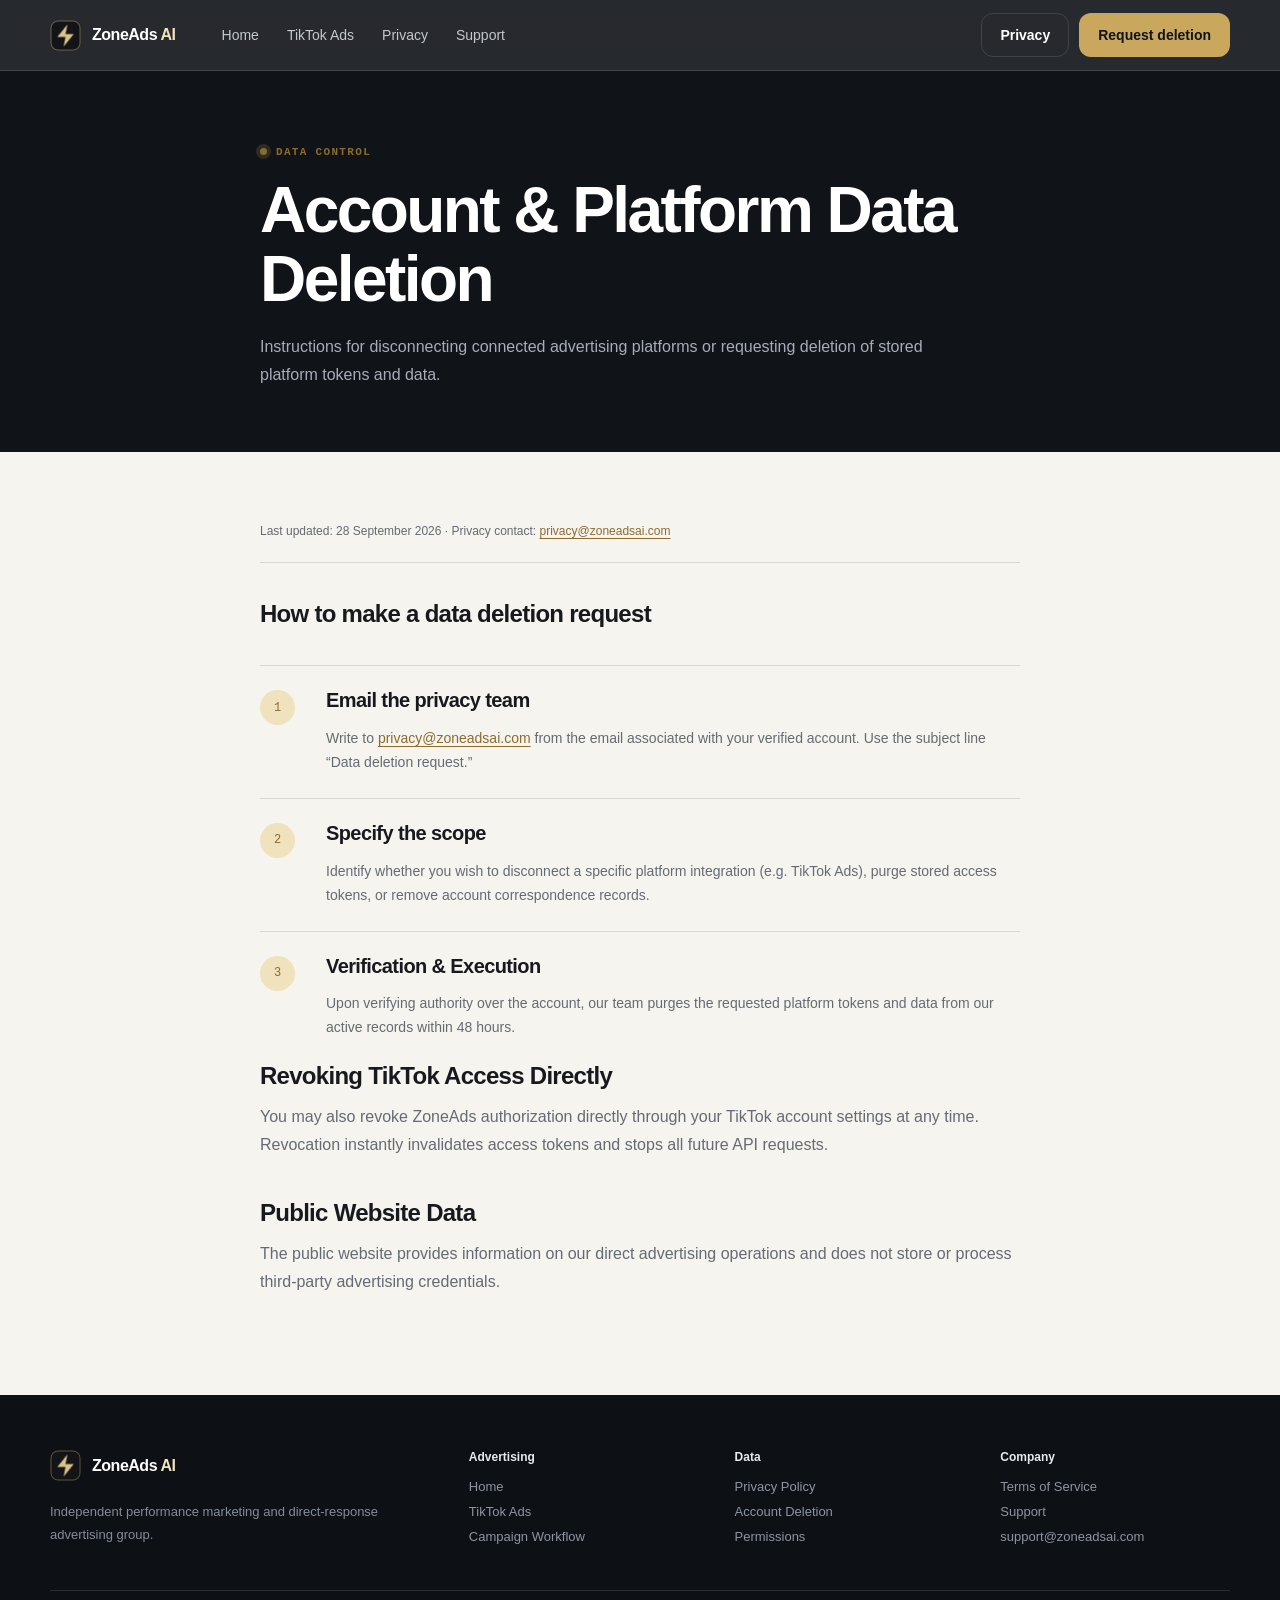
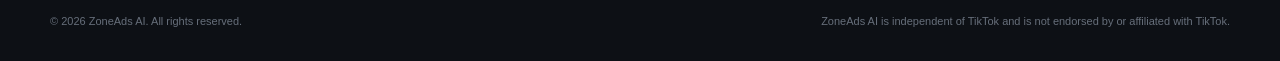
<file: account-deletion/index.html>
<!doctype html>
<html lang="en">
<head>
  <meta charset="utf-8">
  <meta name="viewport" content="width=device-width, initial-scale=1">
  <meta name="referrer" content="strict-origin-when-cross-origin">
  <title>Account and platform-data deletion — ZoneAds</title>
  <meta name="description" content="Instructions for disconnecting or requesting deletion of stored connected advertising-platform data with ZoneAds.">
  <link rel="canonical" href="./">
  <link rel="icon" href="../favicon.svg" type="image/svg+xml">
  <link rel="stylesheet" href="../styles.css">
  <script src="../app.js" defer></script>
</head>
<body>
  <a class="skip-link" href="#main">Skip to content</a>
  <header class="site-header">
    <div class="shell nav-wrap">
      <a class="brand" href="../">
        <img src="../logo-64.png" alt="" width="31" height="31">
        <span>ZoneAds <span class="brand-mark">AI</span></span>
      </a>
      <nav class="main-nav" aria-label="Primary navigation">
        <a href="../">Home</a>
        <a href="../tiktok-ads/">TikTok Ads</a>
        <a href="../privacy.html">Privacy</a>
        <a href="../support/">Support</a>
      </nav>
      <div class="nav-actions">
        <a class="button button-ghost" href="../privacy.html">Privacy</a>
        <a class="button button-gold" href="mailto:privacy@zoneadsai.com?subject=Data%20deletion%20request">Request deletion</a>
      </div>
      <button class="menu-button" type="button" aria-label="Open navigation" aria-expanded="false" data-menu-button><span></span></button>
    </div>
    <nav class="mobile-nav" aria-label="Mobile navigation" data-mobile-nav>
      <a href="../">Home</a>
      <a href="../tiktok-ads/">TikTok Ads</a>
      <a href="../privacy.html">Privacy</a>
      <a href="../support/">Support</a>
      <a class="button button-gold" href="mailto:privacy@zoneadsai.com?subject=Data%20deletion%20request">Request deletion</a>
    </nav>
  </header>

  <main id="main">
    <header class="page-hero">
      <div class="narrow">
        <span class="eyebrow">Data Control</span>
        <h1>Account & Platform Data Deletion</h1>
        <p>Instructions for disconnecting connected advertising platforms or requesting deletion of stored platform tokens and data.</p>
      </div>
    </header>

    <section class="legal narrow">
      <div class="legal-meta">Last updated: 28 September 2026 · Privacy contact: <a href="mailto:privacy@zoneadsai.com">privacy@zoneadsai.com</a></div>

      <h2>How to make a data deletion request</h2>
      <div class="deletion-steps">
        <div class="deletion-step">
          <div>
            <h2>Email the privacy team</h2>
            <p>Write to <a href="mailto:privacy@zoneadsai.com?subject=Data%20deletion%20request">privacy@zoneadsai.com</a> from the email associated with your verified account. Use the subject line “Data deletion request.”</p>
          </div>
        </div>
        <div class="deletion-step">
          <div>
            <h2>Specify the scope</h2>
            <p>Identify whether you wish to disconnect a specific platform integration (e.g. TikTok Ads), purge stored access tokens, or remove account correspondence records.</p>
          </div>
        </div>
        <div class="deletion-step">
          <div>
            <h2>Verification & Execution</h2>
            <p>Upon verifying authority over the account, our team purges the requested platform tokens and data from our active records within 48 hours.</p>
          </div>
        </div>
      </div>

      <section>
        <h2>Revoking TikTok Access Directly</h2>
        <p>You may also revoke ZoneAds authorization directly through your TikTok account settings at any time. Revocation instantly invalidates access tokens and stops all future API requests.</p>
      </section>

      <section>
        <h2>Public Website Data</h2>
        <p>The public website provides information on our direct advertising operations and does not store or process third-party advertising credentials.</p>
      </section>
    </section>
  </main>

  <footer class="site-footer">
    <div class="shell">
      <div class="footer-top">
        <div class="footer-intro">
          <a class="brand" href="../">
            <img src="../logo-64.png" alt="" width="31" height="31">
            <span>ZoneAds <span class="brand-mark">AI</span></span>
          </a>
          <p>Independent performance marketing and direct-response advertising group.</p>
        </div>
        <div class="footer-col">
          <strong>Advertising</strong>
          <a href="../">Home</a>
          <a href="../tiktok-ads/">TikTok Ads</a>
          <a href="../tiktok-ads/#workflow">Campaign Workflow</a>
        </div>
        <div class="footer-col">
          <strong>Data</strong>
          <a href="../privacy.html">Privacy Policy</a>
          <a href="./">Account Deletion</a>
          <a href="../tiktok-ads/#permissions">Permissions</a>
        </div>
        <div class="footer-col">
          <strong>Company</strong>
          <a href="../terms.html">Terms of Service</a>
          <a href="../support/">Support</a>
          <a href="mailto:support@zoneadsai.com">support@zoneadsai.com</a>
        </div>
      </div>
      <div class="footer-bottom">
        <span>© 2026 ZoneAds AI. All rights reserved.</span>
        <span>ZoneAds AI is independent of TikTok and is not endorsed by or affiliated with TikTok.</span>
      </div>
    </div>
  </footer>
</body>
</html>
</file>
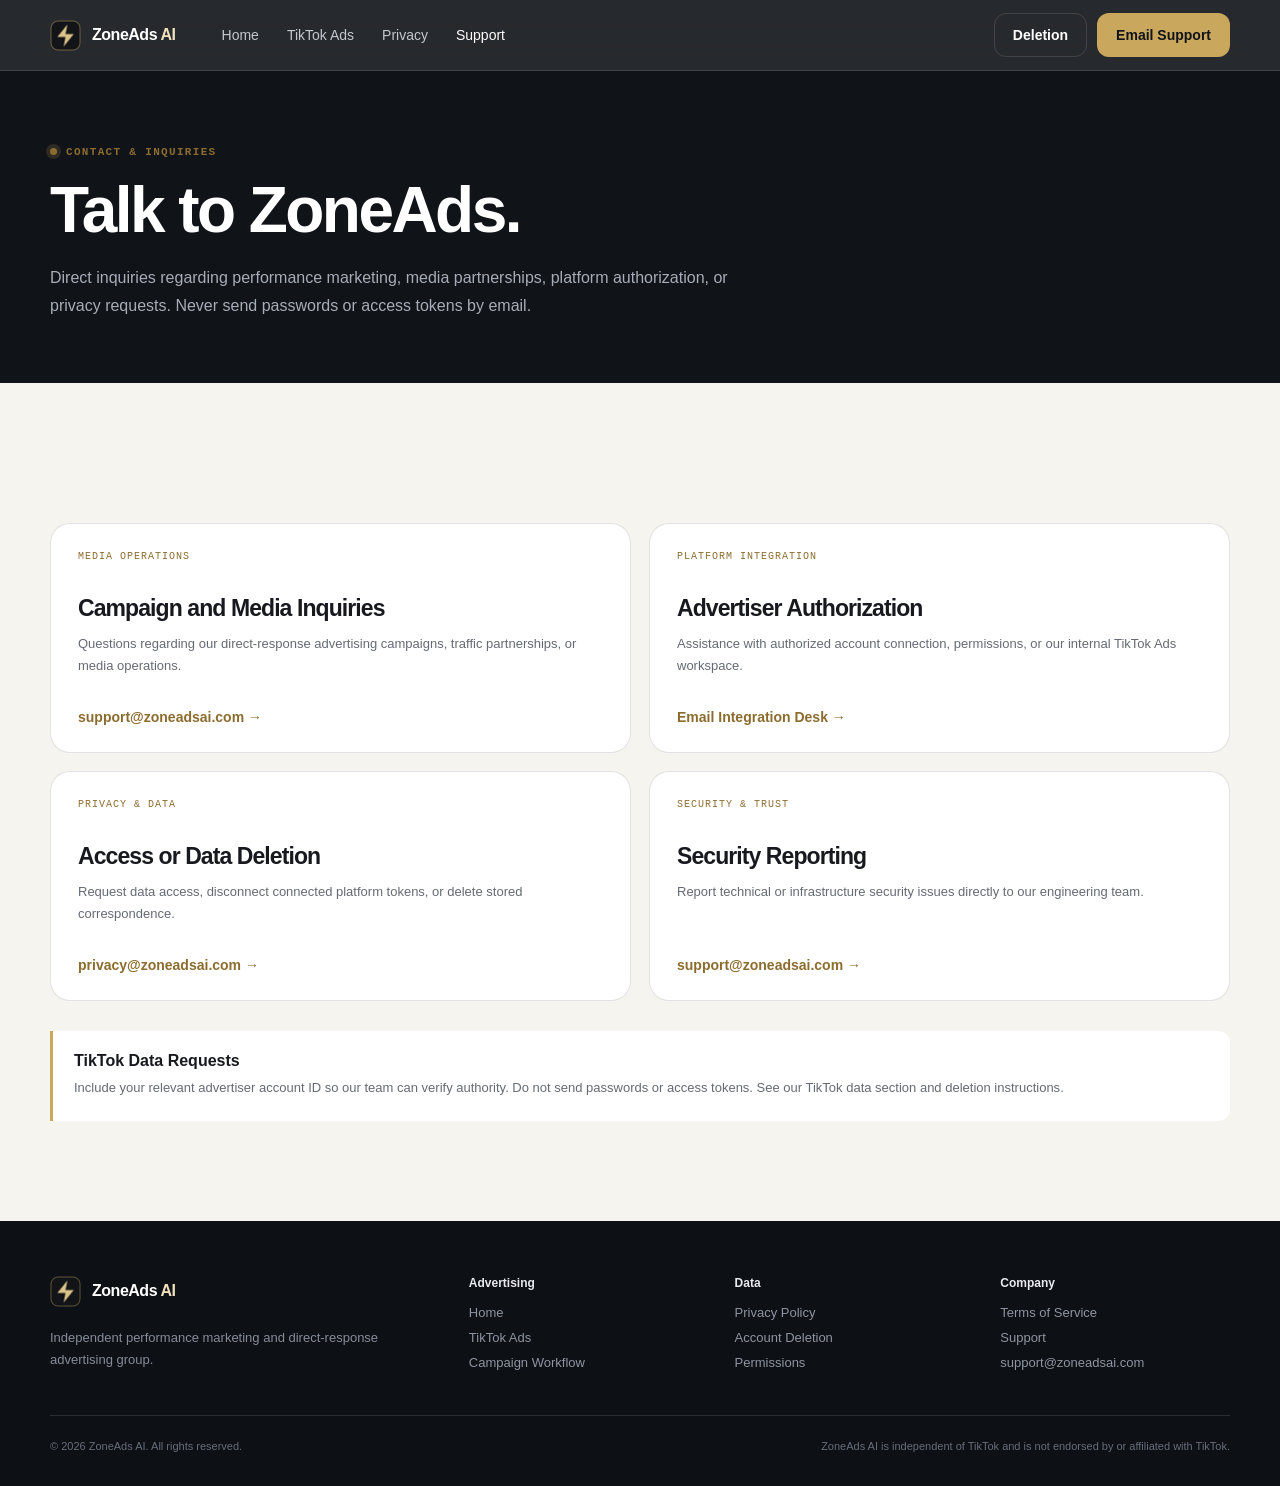
<file: support/index.html>
<!doctype html>
<html lang="en">
<head>
  <meta charset="utf-8">
  <meta name="viewport" content="width=device-width, initial-scale=1">
  <meta name="referrer" content="strict-origin-when-cross-origin">
  <title>Support & Contact — ZoneAds</title>
  <meta name="description" content="Contact ZoneAds for direct advertising inquiries, campaign operations, platform authorization or privacy requests.">
  <link rel="canonical" href="./">
  <link rel="icon" href="../favicon.svg" type="image/svg+xml">
  <link rel="stylesheet" href="../styles.css">
  <script src="../app.js" defer></script>
</head>
<body>
  <a class="skip-link" href="#main">Skip to content</a>
  <header class="site-header">
    <div class="shell nav-wrap">
      <a class="brand" href="../">
        <img src="../logo-64.png" alt="" width="31" height="31">
        <span>ZoneAds <span class="brand-mark">AI</span></span>
      </a>
      <nav class="main-nav" aria-label="Primary navigation">
        <a href="../">Home</a>
        <a href="../tiktok-ads/">TikTok Ads</a>
        <a href="../privacy.html">Privacy</a>
        <a href="./" aria-current="page">Support</a>
      </nav>
      <div class="nav-actions">
        <a class="button button-ghost" href="../account-deletion/">Deletion</a>
        <a class="button button-gold" href="mailto:support@zoneadsai.com">Email Support</a>
      </div>
      <button class="menu-button" type="button" aria-label="Open navigation" aria-expanded="false" data-menu-button><span></span></button>
    </div>
    <nav class="mobile-nav" aria-label="Mobile navigation" data-mobile-nav>
      <a href="../">Home</a>
      <a href="../tiktok-ads/">TikTok Ads</a>
      <a href="../privacy.html">Privacy</a>
      <a href="../account-deletion/">Account Deletion</a>
      <a class="button button-gold" href="mailto:support@zoneadsai.com">Email Support</a>
    </nav>
  </header>

  <main id="main">
    <header class="page-hero">
      <div class="shell">
        <span class="eyebrow">Contact & Inquiries</span>
        <h1>Talk to ZoneAds.</h1>
        <p>Direct inquiries regarding performance marketing, media partnerships, platform authorization, or privacy requests. Never send passwords or access tokens by email.</p>
      </div>
    </header>

    <section class="section">
      <div class="shell">
        <div class="support-grid">
          <article class="support-card">
            <small>Media Operations</small>
            <h2>Campaign and Media Inquiries</h2>
            <p>Questions regarding our direct-response advertising campaigns, traffic partnerships, or media operations.</p>
            <a class="button button-text" href="mailto:support@zoneadsai.com?subject=ZoneAds%20media%20inquiry">support@zoneadsai.com →</a>
          </article>
          <article class="support-card">
            <small>Platform Integration</small>
            <h2>Advertiser Authorization</h2>
            <p>Assistance with authorized account connection, permissions, or our internal TikTok Ads workspace.</p>
            <a class="button button-text" href="mailto:support@zoneadsai.com?subject=TikTok%20advertiser%20authorization">Email Integration Desk →</a>
          </article>
          <article class="support-card" id="privacy">
            <small>Privacy & Data</small>
            <h2>Access or Data Deletion</h2>
            <p>Request data access, disconnect connected platform tokens, or delete stored correspondence.</p>
            <a class="button button-text" href="mailto:privacy@zoneadsai.com?subject=Privacy%20request">privacy@zoneadsai.com →</a>
          </article>
          <article class="support-card" id="security">
            <small>Security & Trust</small>
            <h2>Security Reporting</h2>
            <p>Report technical or infrastructure security issues directly to our engineering team.</p>
            <a class="button button-text" href="mailto:support@zoneadsai.com?subject=Responsible%20security%20report">support@zoneadsai.com →</a>
          </article>
        </div>
        <div class="callout">
          <strong>TikTok Data Requests</strong>
          <p>Include your relevant advertiser account ID so our team can verify authority. Do not send passwords or access tokens. See our <a href="../privacy.html#tiktok">TikTok data section</a> and <a href="../account-deletion/">deletion instructions</a>.</p>
        </div>
      </div>
    </section>
  </main>

  <footer class="site-footer">
    <div class="shell">
      <div class="footer-top">
        <div class="footer-intro">
          <a class="brand" href="../">
            <img src="../logo-64.png" alt="" width="31" height="31">
            <span>ZoneAds <span class="brand-mark">AI</span></span>
          </a>
          <p>Independent performance marketing and direct-response advertising group.</p>
        </div>
        <div class="footer-col">
          <strong>Advertising</strong>
          <a href="../">Home</a>
          <a href="../tiktok-ads/">TikTok Ads</a>
          <a href="../tiktok-ads/#workflow">Campaign Workflow</a>
        </div>
        <div class="footer-col">
          <strong>Data</strong>
          <a href="../privacy.html">Privacy Policy</a>
          <a href="../account-deletion/">Account Deletion</a>
          <a href="../tiktok-ads/#permissions">Permissions</a>
        </div>
        <div class="footer-col">
          <strong>Company</strong>
          <a href="../terms.html">Terms of Service</a>
          <a href="./">Support</a>
          <a href="mailto:support@zoneadsai.com">support@zoneadsai.com</a>
        </div>
      </div>
      <div class="footer-bottom">
        <span>© 2026 ZoneAds AI. All rights reserved.</span>
        <span>ZoneAds AI is independent of TikTok and is not endorsed by or affiliated with TikTok.</span>
      </div>
    </div>
  </footer>
</body>
</html>
</file>
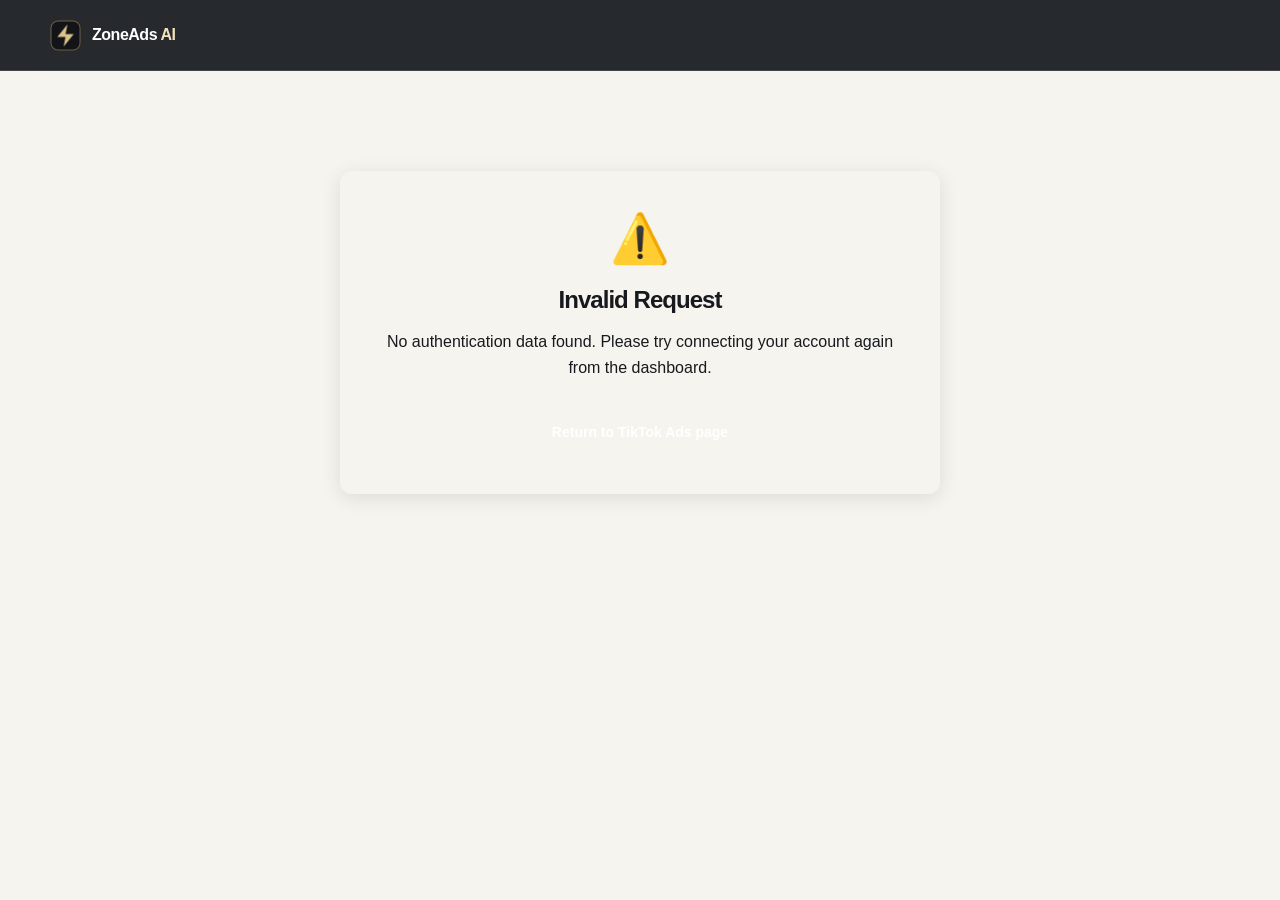
<file: tiktok-ads/callback/index.html>
<!doctype html>
<html lang="en">
<head>
  <meta charset="utf-8">
  <meta name="viewport" content="width=device-width, initial-scale=1">
  <title>TikTok Authentication — ZoneAds AI</title>
  <meta name="robots" content="noindex">
  <link rel="icon" href="../../favicon.svg" type="image/svg+xml">
  <link rel="stylesheet" href="../../styles.css">
  <script src="../../app.js" defer></script>
  <style>
    .auth-container {
      max-width: 600px;
      margin: 100px auto;
      padding: 40px;
      text-align: center;
      background: var(--surface);
      border: 1px solid var(--border);
      border-radius: 12px;
      box-shadow: 0 4px 20px rgba(0,0,0,0.1);
    }
    .auth-icon {
      font-size: 48px;
      margin-bottom: 20px;
    }
    .auth-title {
      font-size: 24px;
      margin-bottom: 16px;
      color: var(--text-base);
    }
    .auth-message {
      color: var(--text-muted);
      margin-bottom: 30px;
      line-height: 1.6;
    }
    .loading-spinner {
      display: inline-block;
      width: 40px;
      height: 40px;
      border: 3px solid rgba(255,255,255,0.1);
      border-radius: 50%;
      border-top-color: var(--accent-gold);
      animation: spin 1s ease-in-out infinite;
      margin-bottom: 20px;
    }
    @keyframes spin {
      to { transform: rotate(360deg); }
    }
  </style>
</head>
<body>
  <header class="site-header">
    <div class="shell nav-wrap">
      <a class="brand" href="../../" aria-label="ZoneAds AI home">
        <img src="../../logo-64.png" alt="" width="31" height="31">
        <span>ZoneAds <span class="brand-mark">AI</span></span>
      </a>
    </div>
  </header>

  <main id="main">
    <div class="shell">
      <div class="auth-container" id="auth-ui">
        <div class="loading-spinner"></div>
        <h1 class="auth-title">Processing Authentication...</h1>
        <p class="auth-message">Please wait while we securely connect your TikTok Ads account.</p>
      </div>
    </div>
  </main>

  <script>
    document.addEventListener("DOMContentLoaded", () => {
      const urlParams = new URLSearchParams(window.location.search);
      const authCode = urlParams.get('auth_code');
      const error = urlParams.get('error');
      
      const authUi = document.getElementById('auth-ui');
      
      setTimeout(() => {
        if (error) {
          authUi.innerHTML = `
            <div class="auth-icon">❌</div>
            <h1 class="auth-title">Authentication Failed</h1>
            <p class="auth-message">There was a problem connecting your TikTok Ads account. <br>Error: ${error}</p>
            <a href="../" class="button button-ghost">Return to TikTok Ads page</a>
          `;
        } else if (authCode) {
          authUi.innerHTML = `
            <div class="auth-icon">✅</div>
            <h1 class="auth-title">Authentication Successful!</h1>
            <p class="auth-message">Your TikTok Ads account has been securely connected to ZoneAds AI. You can now close this window and return to the main dashboard.</p>
            <button onclick="window.close()" class="button button-gold">Close Window</button>
          `;
        } else {
          authUi.innerHTML = `
            <div class="auth-icon">⚠️</div>
            <h1 class="auth-title">Invalid Request</h1>
            <p class="auth-message">No authentication data found. Please try connecting your account again from the dashboard.</p>
            <a href="../" class="button button-ghost">Return to TikTok Ads page</a>
          `;
        }
      }, 1000); // Simulate a slight delay for realism
    });
  </script>
</body>
</html>
</file>
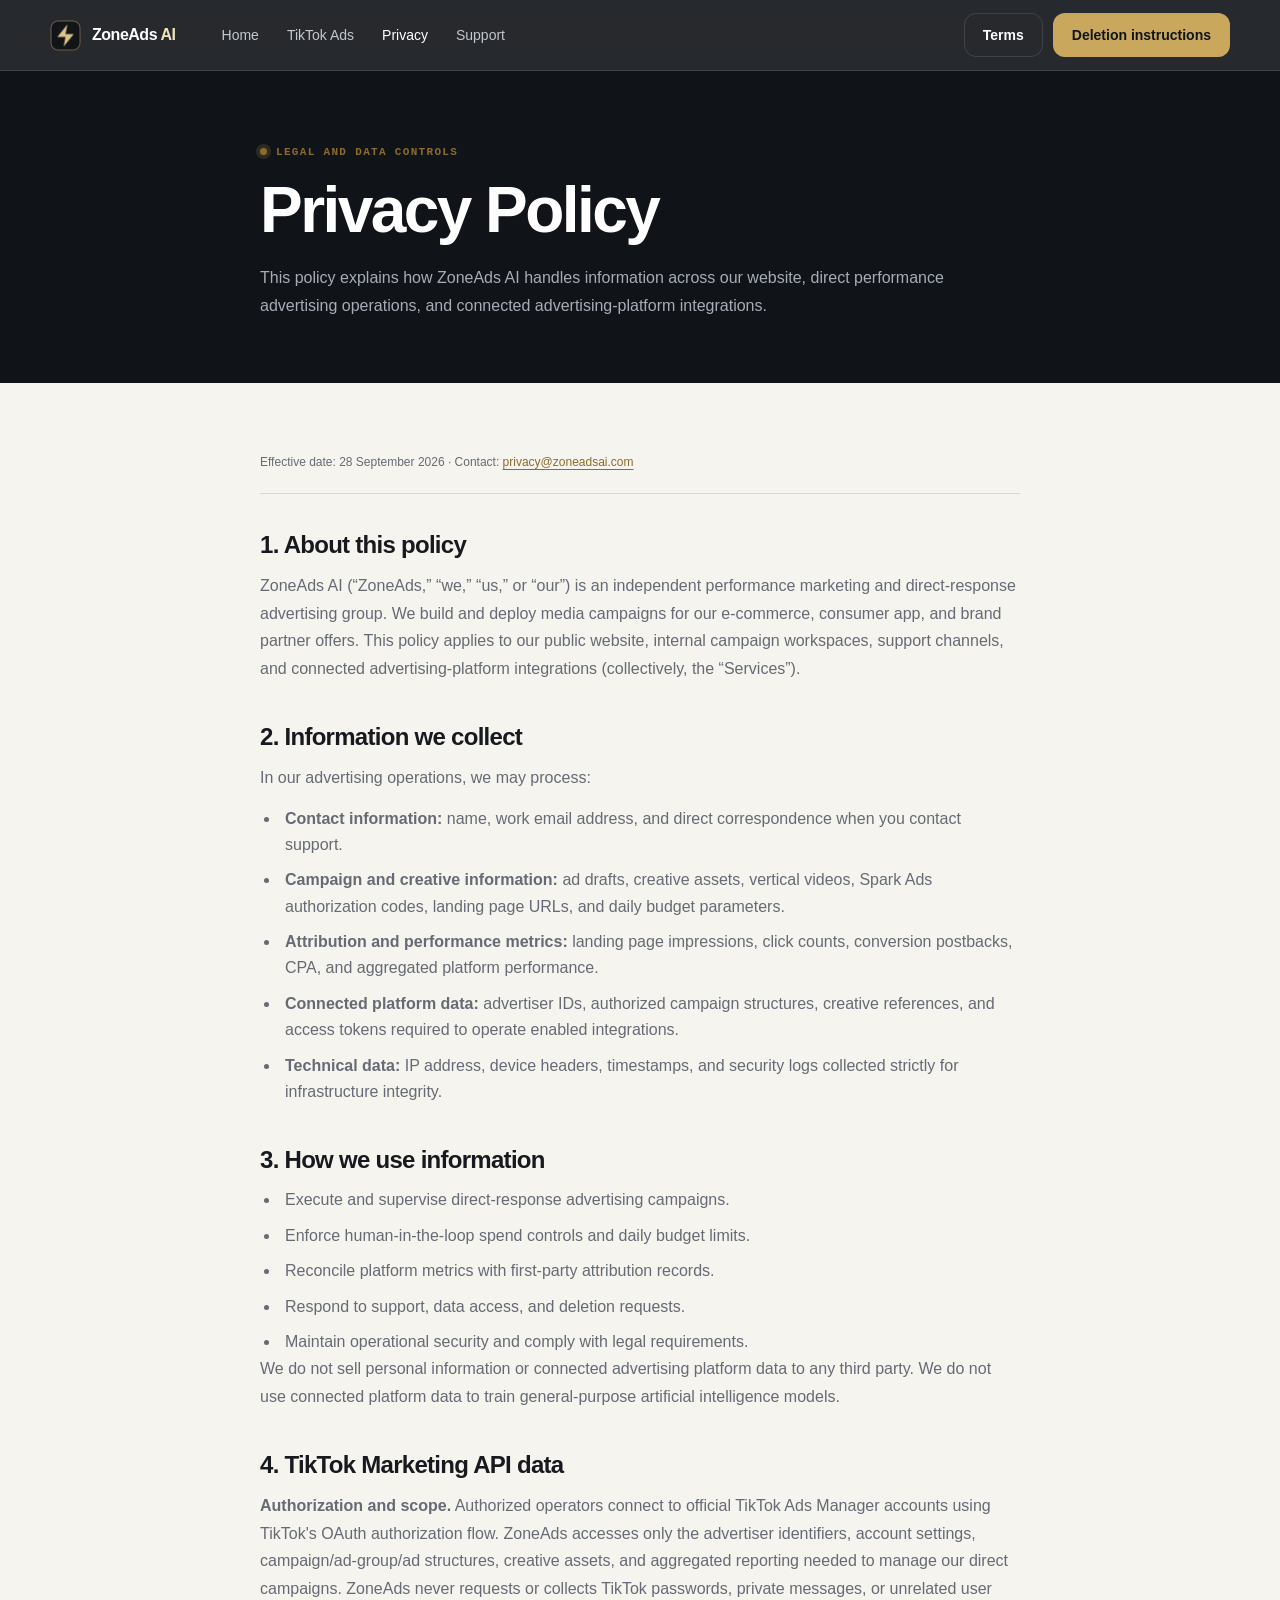
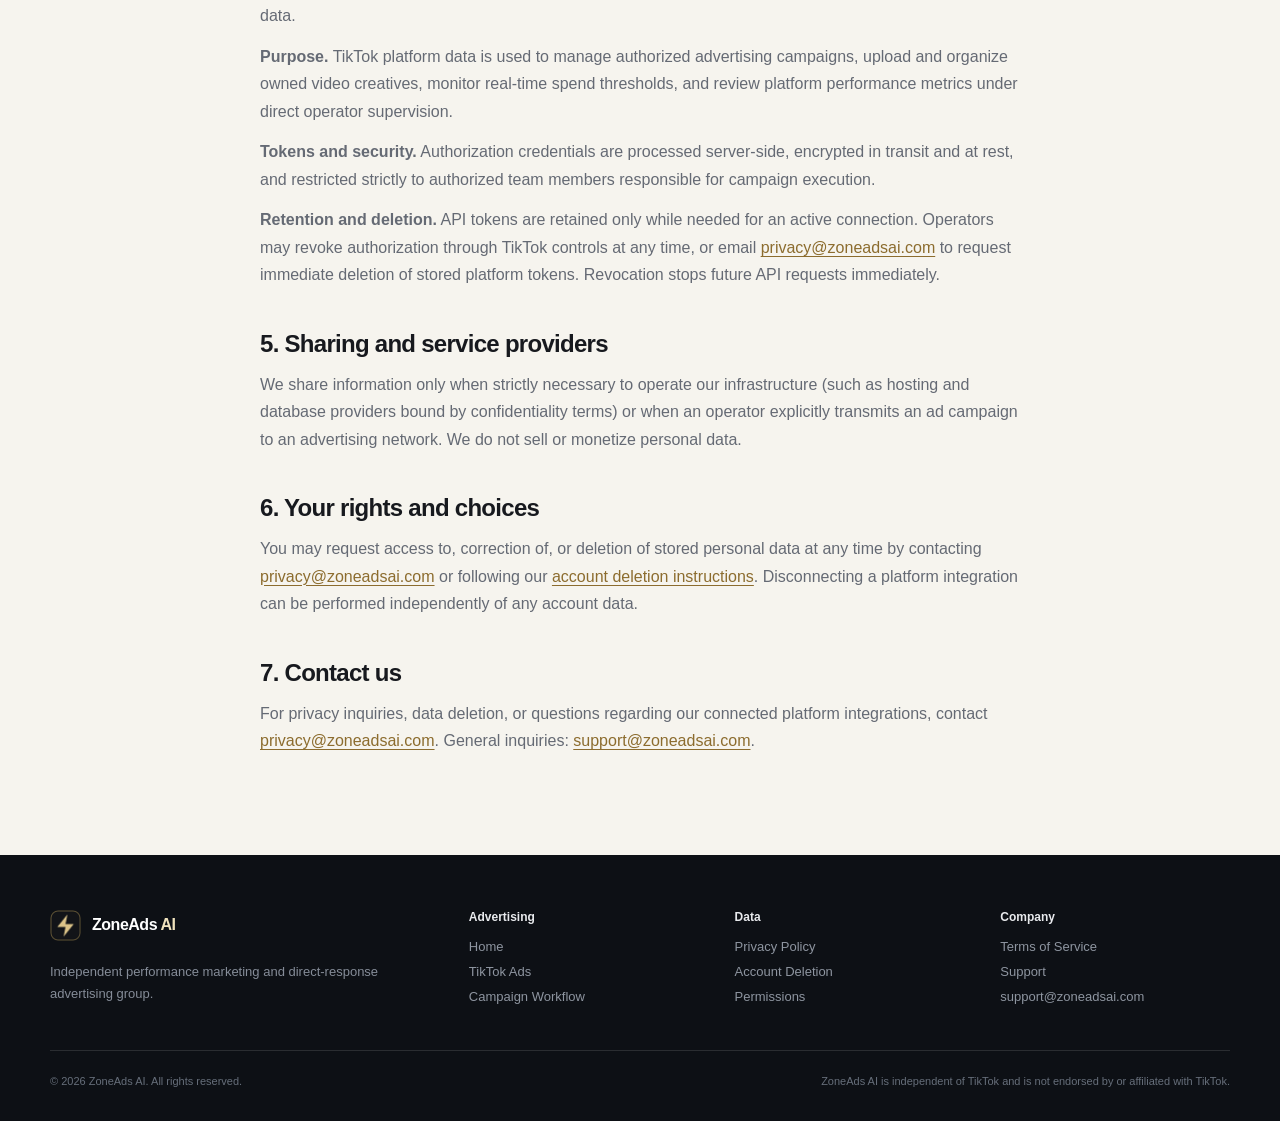
<file: privacy.html>
<!doctype html>
<html lang="en">
<head>
  <meta charset="utf-8">
  <meta name="viewport" content="width=device-width, initial-scale=1">
  <meta name="referrer" content="strict-origin-when-cross-origin">
  <title>Privacy Policy — ZoneAds</title>
  <meta name="description" content="How ZoneAds handles data across its website, internal advertising operations, and connected platform integrations including TikTok Marketing API.">
  <link rel="canonical" href="privacy.html">
  <link rel="icon" href="favicon.svg" type="image/svg+xml">
  <link rel="stylesheet" href="styles.css">
  <script src="app.js" defer></script>
</head>
<body>
  <a class="skip-link" href="#main">Skip to content</a>
  <header class="site-header">
    <div class="shell nav-wrap">
      <a class="brand" href="./">
        <img src="logo-64.png" alt="" width="31" height="31">
        <span>ZoneAds <span class="brand-mark">AI</span></span>
      </a>
      <nav class="main-nav" aria-label="Primary navigation">
        <a href="./">Home</a>
        <a href="tiktok-ads/">TikTok Ads</a>
        <a href="privacy.html" aria-current="page">Privacy</a>
        <a href="support/">Support</a>
      </nav>
      <div class="nav-actions">
        <a class="button button-ghost" href="terms.html">Terms</a>
        <a class="button button-gold" href="account-deletion/">Deletion instructions</a>
      </div>
      <button class="menu-button" type="button" aria-label="Open navigation" aria-expanded="false" data-menu-button><span></span></button>
    </div>
    <nav class="mobile-nav" aria-label="Mobile navigation" data-mobile-nav>
      <a href="./">Home</a>
      <a href="tiktok-ads/">TikTok Ads</a>
      <a href="terms.html">Terms</a>
      <a href="support/">Support</a>
      <a class="button button-gold" href="account-deletion/">Deletion instructions</a>
    </nav>
  </header>

  <main id="main">
    <header class="page-hero">
      <div class="narrow">
        <span class="eyebrow">Legal and Data Controls</span>
        <h1>Privacy Policy</h1>
        <p>This policy explains how ZoneAds AI handles information across our website, direct performance advertising operations, and connected advertising-platform integrations.</p>
      </div>
    </header>

    <article class="legal narrow">
      <div class="legal-meta">Effective date: 28 September 2026 · Contact: <a href="mailto:privacy@zoneadsai.com">privacy@zoneadsai.com</a></div>

      <section>
        <h2>1. About this policy</h2>
        <p>ZoneAds AI (“ZoneAds,” “we,” “us,” or “our”) is an independent performance marketing and direct-response advertising group. We build and deploy media campaigns for our e-commerce, consumer app, and brand partner offers. This policy applies to our public website, internal campaign workspaces, support channels, and connected advertising-platform integrations (collectively, the “Services”).</p>
      </section>

      <section>
        <h2>2. Information we collect</h2>
        <p>In our advertising operations, we may process:</p>
        <ul>
          <li><strong>Contact information:</strong> name, work email address, and direct correspondence when you contact support.</li>
          <li><strong>Campaign and creative information:</strong> ad drafts, creative assets, vertical videos, Spark Ads authorization codes, landing page URLs, and daily budget parameters.</li>
          <li><strong>Attribution and performance metrics:</strong> landing page impressions, click counts, conversion postbacks, CPA, and aggregated platform performance.</li>
          <li><strong>Connected platform data:</strong> advertiser IDs, authorized campaign structures, creative references, and access tokens required to operate enabled integrations.</li>
          <li><strong>Technical data:</strong> IP address, device headers, timestamps, and security logs collected strictly for infrastructure integrity.</li>
        </ul>
      </section>

      <section>
        <h2>3. How we use information</h2>
        <ul>
          <li>Execute and supervise direct-response advertising campaigns.</li>
          <li>Enforce human-in-the-loop spend controls and daily budget limits.</li>
          <li>Reconcile platform metrics with first-party attribution records.</li>
          <li>Respond to support, data access, and deletion requests.</li>
          <li>Maintain operational security and comply with legal requirements.</li>
        </ul>
        <p>We do not sell personal information or connected advertising platform data to any third party. We do not use connected platform data to train general-purpose artificial intelligence models.</p>
      </section>

      <section id="tiktok">
        <h2>4. TikTok Marketing API data</h2>
        <p><strong>Authorization and scope.</strong> Authorized operators connect to official TikTok Ads Manager accounts using TikTok's OAuth authorization flow. ZoneAds accesses only the advertiser identifiers, account settings, campaign/ad-group/ad structures, creative assets, and aggregated reporting needed to manage our direct campaigns. ZoneAds never requests or collects TikTok passwords, private messages, or unrelated user data.</p>
        <p><strong>Purpose.</strong> TikTok platform data is used to manage authorized advertising campaigns, upload and organize owned video creatives, monitor real-time spend thresholds, and review platform performance metrics under direct operator supervision.</p>
        <p><strong>Tokens and security.</strong> Authorization credentials are processed server-side, encrypted in transit and at rest, and restricted strictly to authorized team members responsible for campaign execution.</p>
        <p><strong>Retention and deletion.</strong> API tokens are retained only while needed for an active connection. Operators may revoke authorization through TikTok controls at any time, or email <a href="mailto:privacy@zoneadsai.com">privacy@zoneadsai.com</a> to request immediate deletion of stored platform tokens. Revocation stops future API requests immediately.</p>
      </section>

      <section>
        <h2>5. Sharing and service providers</h2>
        <p>We share information only when strictly necessary to operate our infrastructure (such as hosting and database providers bound by confidentiality terms) or when an operator explicitly transmits an ad campaign to an advertising network. We do not sell or monetize personal data.</p>
      </section>

      <section>
        <h2>6. Your rights and choices</h2>
        <p>You may request access to, correction of, or deletion of stored personal data at any time by contacting <a href="mailto:privacy@zoneadsai.com">privacy@zoneadsai.com</a> or following our <a href="account-deletion/">account deletion instructions</a>. Disconnecting a platform integration can be performed independently of any account data.</p>
      </section>

      <section>
        <h2>7. Contact us</h2>
        <p>For privacy inquiries, data deletion, or questions regarding our connected platform integrations, contact <a href="mailto:privacy@zoneadsai.com">privacy@zoneadsai.com</a>. General inquiries: <a href="mailto:support@zoneadsai.com">support@zoneadsai.com</a>.</p>
      </section>
    </article>
  </main>

  <footer class="site-footer">
    <div class="shell">
      <div class="footer-top">
        <div class="footer-intro">
          <a class="brand" href="./">
            <img src="logo-64.png" alt="" width="31" height="31">
            <span>ZoneAds <span class="brand-mark">AI</span></span>
          </a>
          <p>Independent performance marketing and direct-response advertising group.</p>
        </div>
        <div class="footer-col">
          <strong>Advertising</strong>
          <a href="./">Home</a>
          <a href="tiktok-ads/">TikTok Ads</a>
          <a href="tiktok-ads/#workflow">Campaign Workflow</a>
        </div>
        <div class="footer-col">
          <strong>Data</strong>
          <a href="privacy.html">Privacy Policy</a>
          <a href="account-deletion/">Account Deletion</a>
          <a href="tiktok-ads/#permissions">Permissions</a>
        </div>
        <div class="footer-col">
          <strong>Company</strong>
          <a href="terms.html">Terms of Service</a>
          <a href="support/">Support</a>
          <a href="mailto:support@zoneadsai.com">support@zoneadsai.com</a>
        </div>
      </div>
      <div class="footer-bottom">
        <span>© 2026 ZoneAds AI. All rights reserved.</span>
        <span>ZoneAds AI is independent of TikTok and is not endorsed by or affiliated with TikTok.</span>
      </div>
    </div>
  </footer>
</body>
</html>
</file>
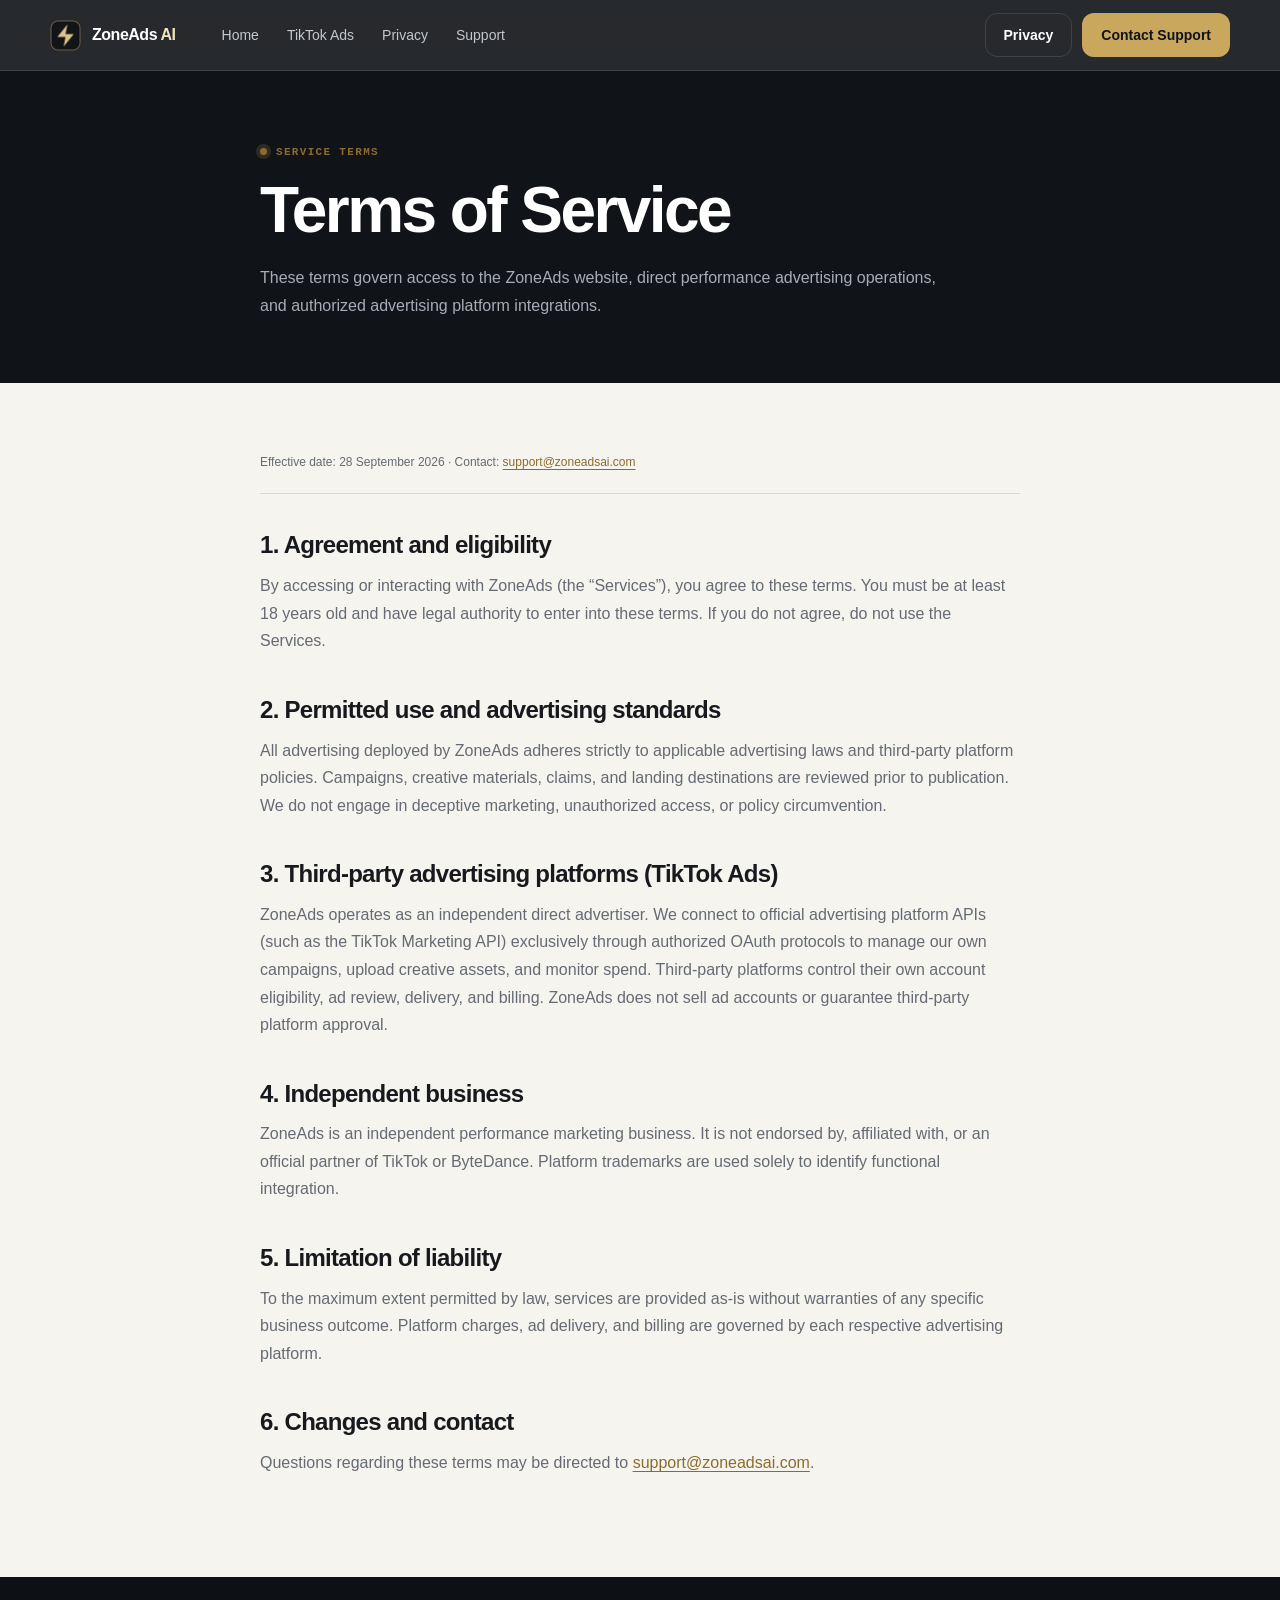
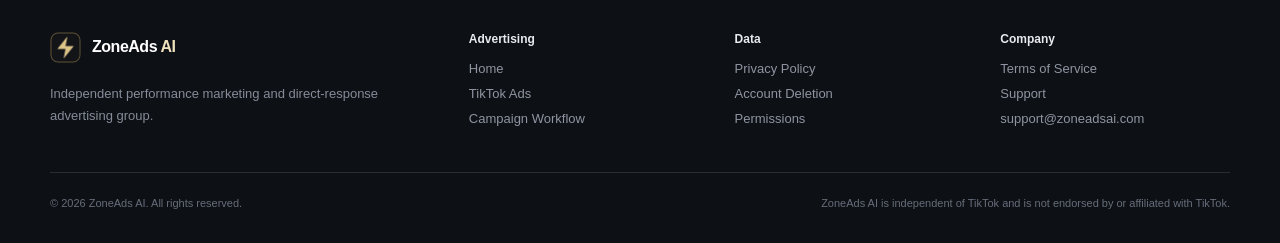
<file: terms.html>
<!doctype html>
<html lang="en">
<head>
  <meta charset="utf-8">
  <meta name="viewport" content="width=device-width, initial-scale=1">
  <meta name="referrer" content="strict-origin-when-cross-origin">
  <title>Terms of Service — ZoneAds</title>
  <meta name="description" content="Terms of service for ZoneAds performance marketing, media operations and connected platform integrations.">
  <link rel="canonical" href="terms.html">
  <link rel="icon" href="favicon.svg" type="image/svg+xml">
  <link rel="stylesheet" href="styles.css">
  <script src="app.js" defer></script>
</head>
<body>
  <a class="skip-link" href="#main">Skip to content</a>
  <header class="site-header">
    <div class="shell nav-wrap">
      <a class="brand" href="./">
        <img src="logo-64.png" alt="" width="31" height="31">
        <span>ZoneAds <span class="brand-mark">AI</span></span>
      </a>
      <nav class="main-nav" aria-label="Primary navigation">
        <a href="./">Home</a>
        <a href="tiktok-ads/">TikTok Ads</a>
        <a href="privacy.html">Privacy</a>
        <a href="support/">Support</a>
      </nav>
      <div class="nav-actions">
        <a class="button button-ghost" href="privacy.html">Privacy</a>
        <a class="button button-gold" href="support/">Contact Support</a>
      </div>
      <button class="menu-button" type="button" aria-label="Open navigation" aria-expanded="false" data-menu-button><span></span></button>
    </div>
    <nav class="mobile-nav" aria-label="Mobile navigation" data-mobile-nav>
      <a href="./">Home</a>
      <a href="tiktok-ads/">TikTok Ads</a>
      <a href="privacy.html">Privacy</a>
      <a href="account-deletion/">Account Deletion</a>
      <a class="button button-gold" href="support/">Contact Support</a>
    </nav>
  </header>

  <main id="main">
    <header class="page-hero">
      <div class="narrow">
        <span class="eyebrow">Service Terms</span>
        <h1>Terms of Service</h1>
        <p>These terms govern access to the ZoneAds website, direct performance advertising operations, and authorized advertising platform integrations.</p>
      </div>
    </header>

    <article class="legal narrow">
      <div class="legal-meta">Effective date: 28 September 2026 · Contact: <a href="mailto:support@zoneadsai.com">support@zoneadsai.com</a></div>

      <section>
        <h2>1. Agreement and eligibility</h2>
        <p>By accessing or interacting with ZoneAds (the “Services”), you agree to these terms. You must be at least 18 years old and have legal authority to enter into these terms. If you do not agree, do not use the Services.</p>
      </section>

      <section>
        <h2>2. Permitted use and advertising standards</h2>
        <p>All advertising deployed by ZoneAds adheres strictly to applicable advertising laws and third-party platform policies. Campaigns, creative materials, claims, and landing destinations are reviewed prior to publication. We do not engage in deceptive marketing, unauthorized access, or policy circumvention.</p>
      </section>

      <section>
        <h2>3. Third-party advertising platforms (TikTok Ads)</h2>
        <p>ZoneAds operates as an independent direct advertiser. We connect to official advertising platform APIs (such as the TikTok Marketing API) exclusively through authorized OAuth protocols to manage our own campaigns, upload creative assets, and monitor spend. Third-party platforms control their own account eligibility, ad review, delivery, and billing. ZoneAds does not sell ad accounts or guarantee third-party platform approval.</p>
      </section>

      <section>
        <h2>4. Independent business</h2>
        <p>ZoneAds is an independent performance marketing business. It is not endorsed by, affiliated with, or an official partner of TikTok or ByteDance. Platform trademarks are used solely to identify functional integration.</p>
      </section>

      <section>
        <h2>5. Limitation of liability</h2>
        <p>To the maximum extent permitted by law, services are provided as-is without warranties of any specific business outcome. Platform charges, ad delivery, and billing are governed by each respective advertising platform.</p>
      </section>

      <section>
        <h2>6. Changes and contact</h2>
        <p>Questions regarding these terms may be directed to <a href="mailto:support@zoneadsai.com">support@zoneadsai.com</a>.</p>
      </section>
    </article>
  </main>

  <footer class="site-footer">
    <div class="shell">
      <div class="footer-top">
        <div class="footer-intro">
          <a class="brand" href="./">
            <img src="logo-64.png" alt="" width="31" height="31">
            <span>ZoneAds <span class="brand-mark">AI</span></span>
          </a>
          <p>Independent performance marketing and direct-response advertising group.</p>
        </div>
        <div class="footer-col">
          <strong>Advertising</strong>
          <a href="./">Home</a>
          <a href="tiktok-ads/">TikTok Ads</a>
          <a href="tiktok-ads/#workflow">Campaign Workflow</a>
        </div>
        <div class="footer-col">
          <strong>Data</strong>
          <a href="privacy.html">Privacy Policy</a>
          <a href="account-deletion/">Account Deletion</a>
          <a href="tiktok-ads/#permissions">Permissions</a>
        </div>
        <div class="footer-col">
          <strong>Company</strong>
          <a href="terms.html">Terms of Service</a>
          <a href="support/">Support</a>
          <a href="mailto:support@zoneadsai.com">support@zoneadsai.com</a>
        </div>
      </div>
      <div class="footer-bottom">
        <span>© 2026 ZoneAds AI. All rights reserved.</span>
        <span>ZoneAds AI is independent of TikTok and is not endorsed by or affiliated with TikTok.</span>
      </div>
    </div>
  </footer>
</body>
</html>
</file>
<file: zoneads-suite.css>
@font-face{font-family:Playfair Display;font-style:normal;font-weight:400;font-display:swap;src:url(/fonts/47f136985ef5b5cb-s.woff2) format("woff2");unicode-range:u+0301,u+0400-045f,u+0490-0491,u+04b0-04b1,u+2116}@font-face{font-family:Playfair Display;font-style:normal;font-weight:400;font-display:swap;src:url(/fonts/4ead58c4dcc3f285-s.woff2) format("woff2");unicode-range:u+0102-0103,u+0110-0111,u+0128-0129,u+0168-0169,u+01a0-01a1,u+01af-01b0,u+0300-0301,u+0303-0304,u+0308-0309,u+0323,u+0329,u+1ea0-1ef9,u+20ab}@font-face{font-family:Playfair Display;font-style:normal;font-weight:400;font-display:swap;src:url(/fonts/28a2004cf8372660-s.woff2) format("woff2");unicode-range:u+0100-02ba,u+02bd-02c5,u+02c7-02cc,u+02ce-02d7,u+02dd-02ff,u+0304,u+0308,u+0329,u+1d00-1dbf,u+1e00-1e9f,u+1ef2-1eff,u+2020,u+20a0-20ab,u+20ad-20c4,u+2113,u+2c60-2c7f,u+a720-a7ff}@font-face{font-family:Playfair Display;font-style:normal;font-weight:400;font-display:swap;src:url(/fonts/eaead17c7dbfcd5d-s.p.woff2) format("woff2");unicode-range:u+00??,u+0131,u+0152-0153,u+02bb-02bc,u+02c6,u+02da,u+02dc,u+0304,u+0308,u+0329,u+2000-206f,u+20ac,u+2122,u+2191,u+2193,u+2212,u+2215,u+feff,u+fffd}@font-face{font-family:Playfair Display;font-style:normal;font-weight:500;font-display:swap;src:url(/fonts/47f136985ef5b5cb-s.woff2) format("woff2");unicode-range:u+0301,u+0400-045f,u+0490-0491,u+04b0-04b1,u+2116}@font-face{font-family:Playfair Display;font-style:normal;font-weight:500;font-display:swap;src:url(/fonts/4ead58c4dcc3f285-s.woff2) format("woff2");unicode-range:u+0102-0103,u+0110-0111,u+0128-0129,u+0168-0169,u+01a0-01a1,u+01af-01b0,u+0300-0301,u+0303-0304,u+0308-0309,u+0323,u+0329,u+1ea0-1ef9,u+20ab}@font-face{font-family:Playfair Display;font-style:normal;font-weight:500;font-display:swap;src:url(/fonts/28a2004cf8372660-s.woff2) format("woff2");unicode-range:u+0100-02ba,u+02bd-02c5,u+02c7-02cc,u+02ce-02d7,u+02dd-02ff,u+0304,u+0308,u+0329,u+1d00-1dbf,u+1e00-1e9f,u+1ef2-1eff,u+2020,u+20a0-20ab,u+20ad-20c4,u+2113,u+2c60-2c7f,u+a720-a7ff}@font-face{font-family:Playfair Display;font-style:normal;font-weight:500;font-display:swap;src:url(/fonts/eaead17c7dbfcd5d-s.p.woff2) format("woff2");unicode-range:u+00??,u+0131,u+0152-0153,u+02bb-02bc,u+02c6,u+02da,u+02dc,u+0304,u+0308,u+0329,u+2000-206f,u+20ac,u+2122,u+2191,u+2193,u+2212,u+2215,u+feff,u+fffd}@font-face{font-family:Playfair Display;font-style:normal;font-weight:600;font-display:swap;src:url(/fonts/47f136985ef5b5cb-s.woff2) format("woff2");unicode-range:u+0301,u+0400-045f,u+0490-0491,u+04b0-04b1,u+2116}@font-face{font-family:Playfair Display;font-style:normal;font-weight:600;font-display:swap;src:url(/fonts/4ead58c4dcc3f285-s.woff2) format("woff2");unicode-range:u+0102-0103,u+0110-0111,u+0128-0129,u+0168-0169,u+01a0-01a1,u+01af-01b0,u+0300-0301,u+0303-0304,u+0308-0309,u+0323,u+0329,u+1ea0-1ef9,u+20ab}@font-face{font-family:Playfair Display;font-style:normal;font-weight:600;font-display:swap;src:url(/fonts/28a2004cf8372660-s.woff2) format("woff2");unicode-range:u+0100-02ba,u+02bd-02c5,u+02c7-02cc,u+02ce-02d7,u+02dd-02ff,u+0304,u+0308,u+0329,u+1d00-1dbf,u+1e00-1e9f,u+1ef2-1eff,u+2020,u+20a0-20ab,u+20ad-20c4,u+2113,u+2c60-2c7f,u+a720-a7ff}@font-face{font-family:Playfair Display;font-style:normal;font-weight:600;font-display:swap;src:url(/fonts/eaead17c7dbfcd5d-s.p.woff2) format("woff2");unicode-range:u+00??,u+0131,u+0152-0153,u+02bb-02bc,u+02c6,u+02da,u+02dc,u+0304,u+0308,u+0329,u+2000-206f,u+20ac,u+2122,u+2191,u+2193,u+2212,u+2215,u+feff,u+fffd}@font-face{font-family:Playfair Display;font-style:normal;font-weight:700;font-display:swap;src:url(/fonts/47f136985ef5b5cb-s.woff2) format("woff2");unicode-range:u+0301,u+0400-045f,u+0490-0491,u+04b0-04b1,u+2116}@font-face{font-family:Playfair Display;font-style:normal;font-weight:700;font-display:swap;src:url(/fonts/4ead58c4dcc3f285-s.woff2) format("woff2");unicode-range:u+0102-0103,u+0110-0111,u+0128-0129,u+0168-0169,u+01a0-01a1,u+01af-01b0,u+0300-0301,u+0303-0304,u+0308-0309,u+0323,u+0329,u+1ea0-1ef9,u+20ab}@font-face{font-family:Playfair Display;font-style:normal;font-weight:700;font-display:swap;src:url(/fonts/28a2004cf8372660-s.woff2) format("woff2");unicode-range:u+0100-02ba,u+02bd-02c5,u+02c7-02cc,u+02ce-02d7,u+02dd-02ff,u+0304,u+0308,u+0329,u+1d00-1dbf,u+1e00-1e9f,u+1ef2-1eff,u+2020,u+20a0-20ab,u+20ad-20c4,u+2113,u+2c60-2c7f,u+a720-a7ff}@font-face{font-family:Playfair Display;font-style:normal;font-weight:700;font-display:swap;src:url(/fonts/eaead17c7dbfcd5d-s.p.woff2) format("woff2");unicode-range:u+00??,u+0131,u+0152-0153,u+02bb-02bc,u+02c6,u+02da,u+02dc,u+0304,u+0308,u+0329,u+2000-206f,u+20ac,u+2122,u+2191,u+2193,u+2212,u+2215,u+feff,u+fffd}@font-face{font-family:Playfair Display;font-style:normal;font-weight:800;font-display:swap;src:url(/fonts/47f136985ef5b5cb-s.woff2) format("woff2");unicode-range:u+0301,u+0400-045f,u+0490-0491,u+04b0-04b1,u+2116}@font-face{font-family:Playfair Display;font-style:normal;font-weight:800;font-display:swap;src:url(/fonts/4ead58c4dcc3f285-s.woff2) format("woff2");unicode-range:u+0102-0103,u+0110-0111,u+0128-0129,u+0168-0169,u+01a0-01a1,u+01af-01b0,u+0300-0301,u+0303-0304,u+0308-0309,u+0323,u+0329,u+1ea0-1ef9,u+20ab}@font-face{font-family:Playfair Display;font-style:normal;font-weight:800;font-display:swap;src:url(/fonts/28a2004cf8372660-s.woff2) format("woff2");unicode-range:u+0100-02ba,u+02bd-02c5,u+02c7-02cc,u+02ce-02d7,u+02dd-02ff,u+0304,u+0308,u+0329,u+1d00-1dbf,u+1e00-1e9f,u+1ef2-1eff,u+2020,u+20a0-20ab,u+20ad-20c4,u+2113,u+2c60-2c7f,u+a720-a7ff}@font-face{font-family:Playfair Display;font-style:normal;font-weight:800;font-display:swap;src:url(/fonts/eaead17c7dbfcd5d-s.p.woff2) format("woff2");unicode-range:u+00??,u+0131,u+0152-0153,u+02bb-02bc,u+02c6,u+02da,u+02dc,u+0304,u+0308,u+0329,u+2000-206f,u+20ac,u+2122,u+2191,u+2193,u+2212,u+2215,u+feff,u+fffd}@font-face{font-family:Playfair Display;font-style:normal;font-weight:900;font-display:swap;src:url(/fonts/47f136985ef5b5cb-s.woff2) format("woff2");unicode-range:u+0301,u+0400-045f,u+0490-0491,u+04b0-04b1,u+2116}@font-face{font-family:Playfair Display;font-style:normal;font-weight:900;font-display:swap;src:url(/fonts/4ead58c4dcc3f285-s.woff2) format("woff2");unicode-range:u+0102-0103,u+0110-0111,u+0128-0129,u+0168-0169,u+01a0-01a1,u+01af-01b0,u+0300-0301,u+0303-0304,u+0308-0309,u+0323,u+0329,u+1ea0-1ef9,u+20ab}@font-face{font-family:Playfair Display;font-style:normal;font-weight:900;font-display:swap;src:url(/fonts/28a2004cf8372660-s.woff2) format("woff2");unicode-range:u+0100-02ba,u+02bd-02c5,u+02c7-02cc,u+02ce-02d7,u+02dd-02ff,u+0304,u+0308,u+0329,u+1d00-1dbf,u+1e00-1e9f,u+1ef2-1eff,u+2020,u+20a0-20ab,u+20ad-20c4,u+2113,u+2c60-2c7f,u+a720-a7ff}@font-face{font-family:Playfair Display;font-style:normal;font-weight:900;font-display:swap;src:url(/fonts/eaead17c7dbfcd5d-s.p.woff2) format("woff2");unicode-range:u+00??,u+0131,u+0152-0153,u+02bb-02bc,u+02c6,u+02da,u+02dc,u+0304,u+0308,u+0329,u+2000-206f,u+20ac,u+2122,u+2191,u+2193,u+2212,u+2215,u+feff,u+fffd}@font-face{font-family:Playfair Display Fallback;src:local("Times New Roman");ascent-override:97.25%;descent-override:22.56%;line-gap-override:0.00%;size-adjust:111.26%}.__className_b6af28{font-family:Playfair Display,Playfair Display Fallback;font-style:normal}.__variable_b6af28{--font-playfair-display:"Playfair Display","Playfair Display Fallback"}@font-face{font-family:Geist Mono;font-style:normal;font-weight:100 900;font-display:swap;src:url(/fonts/013b72fa676f92e0-s.woff2) format("woff2");unicode-range:u+0460-052f,u+1c80-1c8a,u+20b4,u+2de0-2dff,u+a640-a69f,u+fe2e-fe2f}@font-face{font-family:Geist Mono;font-style:normal;font-weight:100 900;font-display:swap;src:url(/fonts/b9408752a0c24fb9-s.woff2) format("woff2");unicode-range:u+0301,u+0400-045f,u+0490-0491,u+04b0-04b1,u+2116}@font-face{font-family:Geist Mono;font-style:normal;font-weight:100 900;font-display:swap;src:url(/fonts/65f03d54ccadf4a8-s.woff2) format("woff2");unicode-range:u+2000-2001,u+2004-2008,u+200a,u+23b8-23bd,u+2500-259f}@font-face{font-family:Geist Mono;font-style:normal;font-weight:100 900;font-display:swap;src:url(/fonts/e038a29029a234f2-s.woff2) format("woff2");unicode-range:u+0102-0103,u+0110-0111,u+0128-0129,u+0168-0169,u+01a0-01a1,u+01af-01b0,u+0300-0301,u+0303-0304,u+0308-0309,u+0323,u+0329,u+1ea0-1ef9,u+20ab}@font-face{font-family:Geist Mono;font-style:normal;font-weight:100 900;font-display:swap;src:url(/fonts/2b5b02fc7e511755-s.woff2) format("woff2");unicode-range:u+0100-02ba,u+02bd-02c5,u+02c7-02cc,u+02ce-02d7,u+02dd-02ff,u+0304,u+0308,u+0329,u+1d00-1dbf,u+1e00-1e9f,u+1ef2-1eff,u+2020,u+20a0-20ab,u+20ad-20c4,u+2113,u+2c60-2c7f,u+a720-a7ff}@font-face{font-family:Geist Mono;font-style:normal;font-weight:100 900;font-display:swap;src:url(/fonts/7d4881bb7e1bf84d-s.p.woff2) format("woff2");unicode-range:u+00??,u+0131,u+0152-0153,u+02bb-02bc,u+02c6,u+02da,u+02dc,u+0304,u+0308,u+0329,u+2000-206f,u+20ac,u+2122,u+2191,u+2193,u+2212,u+2215,u+feff,u+fffd}@font-face{font-family:Geist Mono Fallback;src:local("Arial");ascent-override:74.67%;descent-override:21.92%;line-gap-override:0.00%;size-adjust:134.59%}.__className_83d8c9{font-family:Geist Mono,Geist Mono Fallback;font-style:normal}.__variable_83d8c9{--font-geist-mono:"Geist Mono","Geist Mono Fallback"}@font-face{font-family:Archivo;font-style:normal;font-weight:100 900;font-stretch:100%;font-display:swap;src:url(/fonts/b06b356f834173cc-s.woff2) format("woff2");unicode-range:u+0102-0103,u+0110-0111,u+0128-0129,u+0168-0169,u+01a0-01a1,u+01af-01b0,u+0300-0301,u+0303-0304,u+0308-0309,u+0323,u+0329,u+1ea0-1ef9,u+20ab}@font-face{font-family:Archivo;font-style:normal;font-weight:100 900;font-stretch:100%;font-display:swap;src:url(/fonts/23d669af23d19c95-s.woff2) format("woff2");unicode-range:u+0100-02ba,u+02bd-02c5,u+02c7-02cc,u+02ce-02d7,u+02dd-02ff,u+0304,u+0308,u+0329,u+1d00-1dbf,u+1e00-1e9f,u+1ef2-1eff,u+2020,u+20a0-20ab,u+20ad-20c4,u+2113,u+2c60-2c7f,u+a720-a7ff}@font-face{font-family:Archivo;font-style:normal;font-weight:100 900;font-stretch:100%;font-display:swap;src:url(/fonts/1a4aa50920b5315c-s.p.woff2) format("woff2");unicode-range:u+00??,u+0131,u+0152-0153,u+02bb-02bc,u+02c6,u+02da,u+02dc,u+0304,u+0308,u+0329,u+2000-206f,u+20ac,u+2122,u+2191,u+2193,u+2212,u+2215,u+feff,u+fffd}@font-face{font-family:Archivo Fallback;src:local("Arial");ascent-override:88.96%;descent-override:21.28%;line-gap-override:0.00%;size-adjust:98.70%}.__className_795510{font-family:Archivo,Archivo Fallback;font-style:normal}.__variable_795510{--font-marketing:"Archivo","Archivo Fallback"}@font-face{font-family:SUSE;font-style:normal;font-weight:100 900;font-display:swap;src:url(/fonts/0c05f88226f50896-s.woff2) format("woff2");unicode-range:u+0102-0103,u+0110-0111,u+0128-0129,u+0168-0169,u+01a0-01a1,u+01af-01b0,u+0300-0301,u+0303-0304,u+0308-0309,u+0323,u+0329,u+1ea0-1ef9,u+20ab}@font-face{font-family:SUSE;font-style:normal;font-weight:100 900;font-display:swap;src:url(/fonts/e2e08f59071bf336-s.woff2) format("woff2");unicode-range:u+0100-02ba,u+02bd-02c5,u+02c7-02cc,u+02ce-02d7,u+02dd-02ff,u+0304,u+0308,u+0329,u+1d00-1dbf,u+1e00-1e9f,u+1ef2-1eff,u+2020,u+20a0-20ab,u+20ad-20c4,u+2113,u+2c60-2c7f,u+a720-a7ff}@font-face{font-family:SUSE;font-style:normal;font-weight:100 900;font-display:swap;src:url(/fonts/9e7657484ac4ab1f-s.p.woff2) format("woff2");unicode-range:u+00??,u+0131,u+0152-0153,u+02bb-02bc,u+02c6,u+02da,u+02dc,u+0304,u+0308,u+0329,u+2000-206f,u+20ac,u+2122,u+2191,u+2193,u+2212,u+2215,u+feff,u+fffd}@font-face{font-family:SUSE Fallback;src:local("Arial");ascent-override:99.29%;descent-override:28.37%;line-gap-override:0.00%;size-adjust:98.70%}.__className_69da31{font-family:SUSE,SUSE Fallback;font-style:normal}.__variable_69da31{--font-marketing-display:"SUSE","SUSE Fallback"}
/*! tailwindcss v4.2.2 | MIT License | https://tailwindcss.com */@layer properties{@supports (((-webkit-hyphens:none)) and (not (margin-trim:inline))) or ((-moz-orient:inline) and (not (color:rgb(from red r g b)))){*,::backdrop,:after,:before{--tw-translate-x:0;--tw-translate-y:0;--tw-translate-z:0;--tw-rotate-x:initial;--tw-rotate-y:initial;--tw-rotate-z:initial;--tw-skew-x:initial;--tw-skew-y:initial;--tw-pan-x:initial;--tw-pan-y:initial;--tw-pinch-zoom:initial;--tw-space-y-reverse:0;--tw-divide-x-reverse:0;--tw-border-style:solid;--tw-divide-y-reverse:0;--tw-gradient-position:initial;--tw-gradient-from:#0000;--tw-gradient-via:#0000;--tw-gradient-to:#0000;--tw-gradient-stops:initial;--tw-gradient-via-stops:initial;--tw-gradient-from-position:0%;--tw-gradient-via-position:50%;--tw-gradient-to-position:100%;--tw-leading:initial;--tw-font-weight:initial;--tw-tracking:initial;--tw-ordinal:initial;--tw-slashed-zero:initial;--tw-numeric-figure:initial;--tw-numeric-spacing:initial;--tw-numeric-fraction:initial;--tw-shadow:0 0 #0000;--tw-shadow-color:initial;--tw-shadow-alpha:100%;--tw-inset-shadow:0 0 #0000;--tw-inset-shadow-color:initial;--tw-inset-shadow-alpha:100%;--tw-ring-color:initial;--tw-ring-shadow:0 0 #0000;--tw-inset-ring-color:initial;--tw-inset-ring-shadow:0 0 #0000;--tw-ring-inset:initial;--tw-ring-offset-width:0px;--tw-ring-offset-color:#fff;--tw-ring-offset-shadow:0 0 #0000;--tw-outline-style:solid;--tw-blur:initial;--tw-brightness:initial;--tw-contrast:initial;--tw-grayscale:initial;--tw-hue-rotate:initial;--tw-invert:initial;--tw-opacity:initial;--tw-saturate:initial;--tw-sepia:initial;--tw-drop-shadow:initial;--tw-drop-shadow-color:initial;--tw-drop-shadow-alpha:100%;--tw-drop-shadow-size:initial;--tw-backdrop-blur:initial;--tw-backdrop-brightness:initial;--tw-backdrop-contrast:initial;--tw-backdrop-grayscale:initial;--tw-backdrop-hue-rotate:initial;--tw-backdrop-invert:initial;--tw-backdrop-opacity:initial;--tw-backdrop-saturate:initial;--tw-backdrop-sepia:initial;--tw-duration:initial}}}@layer theme{:host,:root{--color-black:#000;--color-white:#fff;--spacing:.25rem;--container-sm:24rem;--container-md:28rem;--container-lg:32rem;--container-xl:36rem;--container-2xl:42rem;--container-3xl:48rem;--container-5xl:64rem;--container-7xl:80rem;--text-xs:.75rem;--text-xs--line-height:calc(1 / .75);--text-sm:.875rem;--text-sm--line-height:calc(1.25 / .875);--text-base:1rem;--text-base--line-height:calc(1.5 / 1);--text-lg:1.125rem;--text-lg--line-height:calc(1.75 / 1.125);--text-xl:1.25rem;--text-xl--line-height:calc(1.75 / 1.25);--text-2xl:1.5rem;--text-2xl--line-height:calc(2 / 1.5);--text-3xl:1.875rem;--text-3xl--line-height:calc(2.25 / 1.875);--font-weight-normal:400;--font-weight-medium:500;--font-weight-semibold:600;--font-weight-bold:700;--font-weight-extrabold:800;--tracking-tight:-.025em;--tracking-normal:0em;--radius-sm:.25rem;--radius-md:.375rem;--radius-xl:.75rem;--radius-2xl:1rem;--ease-out:cubic-bezier(0,0,.2,1);--animate-spin:spin 1s linear infinite;--animate-pulse:pulse 2s cubic-bezier(.4,0,.6,1) infinite;--blur-xl:24px;--default-transition-duration:.15s;--default-transition-timing-function:cubic-bezier(.4,0,.2,1);--default-font-family:Arial,Helvetica,sans-serif;--default-mono-font-family:var(--font-geist-mono);--color-background:var(--background)}}@layer base{*,::backdrop,:after,:before{box-sizing:border-box;border:0 solid;margin:0;padding:0}::file-selector-button{box-sizing:border-box;border:0 solid;margin:0;padding:0}:host,html{-webkit-text-size-adjust:100%;tab-size:4;line-height:1.5;font-family:var(--default-font-family,ui-sans-serif,system-ui,sans-serif,"Apple Color Emoji","Segoe UI Emoji","Segoe UI Symbol","Noto Color Emoji");font-feature-settings:var(--default-font-feature-settings,normal);font-variation-settings:var(--default-font-variation-settings,normal);-webkit-tap-highlight-color:transparent}hr{height:0;color:inherit;border-top-width:1px}abbr:where([title]){-webkit-text-decoration:underline dotted;text-decoration:underline dotted}h1,h2,h3,h4,h5,h6{font-size:inherit;font-weight:inherit}a{color:inherit;-webkit-text-decoration:inherit;text-decoration:inherit}b,strong{font-weight:bolder}code,kbd,pre,samp{font-family:var(--default-mono-font-family,ui-monospace,SFMono-Regular,Menlo,Monaco,Consolas,"Liberation Mono","Courier New",monospace);font-feature-settings:var(--default-mono-font-feature-settings,normal);font-variation-settings:var(--default-mono-font-variation-settings,normal);font-size:1em}small{font-size:80%}sub,sup{vertical-align:baseline;font-size:75%;line-height:0;position:relative}sub{bottom:-.25em}sup{top:-.5em}table{text-indent:0;border-color:inherit;border-collapse:collapse}:-moz-focusring{outline:auto}progress{vertical-align:baseline}summary{display:list-item}menu,ol,ul{list-style:none}audio,canvas,embed,iframe,img,object,svg,video{vertical-align:middle;display:block}img,video{max-width:100%;height:auto}button,input,optgroup,select,textarea{font:inherit;font-feature-settings:inherit;font-variation-settings:inherit;letter-spacing:inherit;color:inherit;opacity:1;background-color:#0000;border-radius:0}::file-selector-button{font:inherit;font-feature-settings:inherit;font-variation-settings:inherit;letter-spacing:inherit;color:inherit;opacity:1;background-color:#0000;border-radius:0}:where(select:is([multiple],[size])) optgroup{font-weight:bolder}:where(select:is([multiple],[size])) optgroup option{padding-inline-start:20px}::file-selector-button{margin-inline-end:4px}::placeholder{opacity:1}@supports (not ((-webkit-appearance:-apple-pay-button))) or (contain-intrinsic-size:1px){::placeholder{color:currentColor}@supports (color:color-mix(in lab,red,red)){::placeholder{color:color-mix(in oklab,currentcolor 50%,transparent)}}}textarea{resize:vertical}::-webkit-search-decoration{-webkit-appearance:none}::-webkit-date-and-time-value{min-height:1lh;text-align:inherit}::-webkit-datetime-edit{display:inline-flex}::-webkit-datetime-edit-fields-wrapper{padding:0}::-webkit-datetime-edit,::-webkit-datetime-edit-year-field{padding-block:0}::-webkit-datetime-edit-day-field,::-webkit-datetime-edit-month-field{padding-block:0}::-webkit-datetime-edit-hour-field,::-webkit-datetime-edit-minute-field{padding-block:0}::-webkit-datetime-edit-millisecond-field,::-webkit-datetime-edit-second-field{padding-block:0}::-webkit-datetime-edit-meridiem-field{padding-block:0}::-webkit-calendar-picker-indicator{line-height:1}:-moz-ui-invalid{box-shadow:none}button,input:where([type=button],[type=reset],[type=submit]){appearance:button}::file-selector-button{appearance:button}::-webkit-inner-spin-button,::-webkit-outer-spin-button{height:auto}[hidden]:where(:not([hidden=until-found])){display:none!important}:focus-visible{outline-offset:0!important;--tw-ring-shadow:0 0 #0000!important;outline:none!important}:focus-within{--tw-ring-shadow:0 0 #0000!important}:is(.peer:focus-visible~*,.group:focus-visible *){outline-offset:0!important;outline:none!important}input:is([type=checkbox],[type=radio]):focus-visible+:is(span,div){outline-offset:0!important;--tw-ring-shadow:0 0 #0000!important;background-color:#eef6fb!important;outline:none!important}}@layer components;@layer utilities{.\@container{container-type:inline-size}.pointer-events-auto{pointer-events:auto}.pointer-events-none{pointer-events:none}.invisible{visibility:hidden}.visible{visibility:visible}.sr-only{clip-path:inset(50%);white-space:nowrap;border-width:0;width:1px;height:1px;margin:-1px;padding:0;overflow:hidden}.absolute,.sr-only{position:absolute}.fixed{position:fixed}.relative{position:relative}.static{position:static}.sticky{position:sticky}.inset-0{inset:calc(var(--spacing) * 0)}.inset-x-0{inset-inline:calc(var(--spacing) * 0)}.inset-x-3{inset-inline:calc(var(--spacing) * 3)}.inset-x-5{inset-inline:calc(var(--spacing) * 5)}.inset-y-0{inset-block:calc(var(--spacing) * 0)}.start{inset-inline-start:var(--spacing)}.end{inset-inline-end:var(--spacing)}.top-0{top:calc(var(--spacing) * 0)}.top-1\/2{top:50%}.top-2{top:calc(var(--spacing) * 2)}.top-4{top:calc(var(--spacing) * 4)}.top-\[3px\]{top:3px}.top-\[49\%\]{top:49%}.top-\[calc\(100\%\+8px\)\]{top:calc(100% + 8px)}.top-\[calc\(env\(safe-area-inset-top\)\+1rem\)\]{top:calc(env(safe-area-inset-top) + 1rem)}.right-0{right:calc(var(--spacing) * 0)}.right-2{right:calc(var(--spacing) * 2)}.right-4{right:calc(var(--spacing) * 4)}.bottom-0{bottom:calc(var(--spacing) * 0)}.bottom-3{bottom:calc(var(--spacing) * 3)}.bottom-full{bottom:100%}.left-0{left:calc(var(--spacing) * 0)}.left-1\/2{left:50%}.left-2{left:calc(var(--spacing) * 2)}.left-12{left:calc(var(--spacing) * 12)}.left-\[3px\]{left:3px}.isolate{isolation:isolate}.z-10{z-index:10}.z-20{z-index:20}.z-30{z-index:30}.z-40{z-index:40}.z-50{z-index:50}.z-\[1\]{z-index:1}.z-\[60\]{z-index:60}.z-\[70\]{z-index:70}.z-\[80\]{z-index:80}.z-\[90\]{z-index:90}.z-\[120\]{z-index:120}.order-1{order:1}.order-2{order:2}.order-3{order:3}.col-span-2{grid-column:span 2/span 2}.col-span-3{grid-column:span 3/span 3}.col-span-full{grid-column:1/-1}.col-start-1{grid-column-start:1}.col-start-2{grid-column-start:2}.col-start-3{grid-column-start:3}.row-span-2{grid-row:span 2/span 2}.row-start-1{grid-row-start:1}.row-start-2{grid-row-start:2}.row-start-3{grid-row-start:3}.row-start-4{grid-row-start:4}.container{width:100%}@media (min-width:40rem){.container{max-width:40rem}}@media (min-width:48rem){.container{max-width:48rem}}@media (min-width:64rem){.container{max-width:64rem}}@media (min-width:80rem){.container{max-width:80rem}}@media (min-width:96rem){.container{max-width:96rem}}.m-auto{margin:auto}.-mx-5{margin-inline:calc(var(--spacing) * -5)}.mx-4{margin-inline:calc(var(--spacing) * 4)}.mx-auto{margin-inline:auto}.mt-0\.5{margin-top:calc(var(--spacing) * .5)}.mt-1{margin-top:calc(var(--spacing) * 1)}.mt-1\.5{margin-top:calc(var(--spacing) * 1.5)}.mt-2{margin-top:calc(var(--spacing) * 2)}.mt-2\.5{margin-top:calc(var(--spacing) * 2.5)}.mt-3{margin-top:calc(var(--spacing) * 3)}.mt-4{margin-top:calc(var(--spacing) * 4)}.mt-5{margin-top:calc(var(--spacing) * 5)}.mt-6{margin-top:calc(var(--spacing) * 6)}.mt-7{margin-top:calc(var(--spacing) * 7)}.mt-8{margin-top:calc(var(--spacing) * 8)}.mt-\[5px\]{margin-top:5px}.mt-auto{margin-top:auto}.mr-2{margin-right:calc(var(--spacing) * 2)}.-mb-5{margin-bottom:calc(var(--spacing) * -5)}.mb-0\.5{margin-bottom:calc(var(--spacing) * .5)}.mb-1{margin-bottom:calc(var(--spacing) * 1)}.mb-2{margin-bottom:calc(var(--spacing) * 2)}.mb-3{margin-bottom:calc(var(--spacing) * 3)}.mb-5{margin-bottom:calc(var(--spacing) * 5)}.ml-1{margin-left:calc(var(--spacing) * 1)}.ml-9{margin-left:calc(var(--spacing) * 9)}.ml-auto{margin-left:auto}.line-clamp-1{-webkit-line-clamp:1}.line-clamp-1,.line-clamp-2{-webkit-box-orient:vertical;display:-webkit-box;overflow:hidden}.line-clamp-2{-webkit-line-clamp:2}.block{display:block}.contents{display:contents}.flex{display:flex}.grid{display:grid}.hidden{display:none}.inline{display:inline}.inline-block{display:inline-block}.inline-flex{display:inline-flex}.inline-grid{display:inline-grid}.table{display:table}.aspect-\[9\/14\]{aspect-ratio:9/14}.aspect-\[9\/16\]{aspect-ratio:9/16}.\!h-12{height:calc(var(--spacing) * 12)!important}.h-0\.5{height:calc(var(--spacing) * .5)}.h-1\.5{height:calc(var(--spacing) * 1.5)}.h-2{height:calc(var(--spacing) * 2)}.h-2\.5{height:calc(var(--spacing) * 2.5)}.h-3{height:calc(var(--spacing) * 3)}.h-3\.5{height:calc(var(--spacing) * 3.5)}.h-4{height:calc(var(--spacing) * 4)}.h-5{height:calc(var(--spacing) * 5)}.h-6{height:calc(var(--spacing) * 6)}.h-7{height:calc(var(--spacing) * 7)}.h-8{height:calc(var(--spacing) * 8)}.h-9{height:calc(var(--spacing) * 9)}.h-10{height:calc(var(--spacing) * 10)}.h-11{height:calc(var(--spacing) * 11)}.h-12{height:calc(var(--spacing) * 12)}.h-14{height:calc(var(--spacing) * 14)}.h-16{height:calc(var(--spacing) * 16)}.h-28{height:calc(var(--spacing) * 28)}.h-60{height:calc(var(--spacing) * 60)}.h-64{height:calc(var(--spacing) * 64)}.h-96{height:calc(var(--spacing) * 96)}.h-\[15px\]{height:15px}.h-\[19\.5px\]{height:19.5px}.h-\[26px\]{height:26px}.h-\[33px\]{height:33px}.h-\[45px\]{height:45px}.h-\[62px\]{height:62px}.h-\[74px\]{height:74px}.h-\[82px\]{height:82px}.h-\[88px\]{height:88px}.h-\[92px\]{height:92px}.h-\[100dvh\]{height:100dvh}.h-\[112px\]{height:112px}.h-\[280px\]{height:280px}.h-\[320px\]{height:320px}.h-dvh{height:100dvh}.h-full{height:100%}.max-h-80{max-height:calc(var(--spacing) * 80)}.max-h-\[26rem\]{max-height:26rem}.max-h-\[176px\]{max-height:176px}.max-h-\[340px\]{max-height:340px}.max-h-\[360px\]{max-height:360px}.max-h-\[460px\]{max-height:460px}.max-h-\[470px\]{max-height:470px}.max-h-\[560px\]{max-height:560px}.max-h-\[720px\]{max-height:720px}.max-h-\[calc\(100dvh-8rem\)\]{max-height:calc(100dvh - 8rem)}.max-h-\[calc\(100vh-4rem\)\]{max-height:calc(100vh - 4rem)}.max-h-\[min\(40vh\,420px\)\]{max-height:min(40vh,420px)}.max-h-\[min\(72vh\,640px\)\]{max-height:min(72vh,640px)}.min-h-0{min-height:calc(var(--spacing) * 0)}.min-h-7{min-height:calc(var(--spacing) * 7)}.min-h-8{min-height:calc(var(--spacing) * 8)}.min-h-10{min-height:calc(var(--spacing) * 10)}.min-h-11{min-height:calc(var(--spacing) * 11)}.min-h-12{min-height:calc(var(--spacing) * 12)}.min-h-14{min-height:calc(var(--spacing) * 14)}.min-h-16{min-height:calc(var(--spacing) * 16)}.min-h-24{min-height:calc(var(--spacing) * 24)}.min-h-28{min-height:calc(var(--spacing) * 28)}.min-h-36{min-height:calc(var(--spacing) * 36)}.min-h-48{min-height:calc(var(--spacing) * 48)}.min-h-\[40px\]{min-height:40px}.min-h-\[84px\]{min-height:84px}.min-h-\[88px\]{min-height:88px}.min-h-\[420px\]{min-height:420px}.min-h-full{min-height:100%}.min-h-screen{min-height:100vh}.w-1\.5{width:calc(var(--spacing) * 1.5)}.w-2{width:calc(var(--spacing) * 2)}.w-2\.5{width:calc(var(--spacing) * 2.5)}.w-4{width:calc(var(--spacing) * 4)}.w-4\/5{width:80%}.w-5{width:calc(var(--spacing) * 5)}.w-6{width:calc(var(--spacing) * 6)}.w-7{width:calc(var(--spacing) * 7)}.w-8{width:calc(var(--spacing) * 8)}.w-9{width:calc(var(--spacing) * 9)}.w-10{width:calc(var(--spacing) * 10)}.w-11{width:calc(var(--spacing) * 11)}.w-11\/12{width:91.6667%}.w-12{width:calc(var(--spacing) * 12)}.w-14{width:calc(var(--spacing) * 14)}.w-16{width:calc(var(--spacing) * 16)}.w-20{width:calc(var(--spacing) * 20)}.w-24{width:calc(var(--spacing) * 24)}.w-28{width:calc(var(--spacing) * 28)}.w-32{width:calc(var(--spacing) * 32)}.w-36{width:calc(var(--spacing) * 36)}.w-40{width:calc(var(--spacing) * 40)}.w-44{width:calc(var(--spacing) * 44)}.w-48{width:calc(var(--spacing) * 48)}.w-52{width:calc(var(--spacing) * 52)}.w-56{width:calc(var(--spacing) * 56)}.w-60{width:calc(var(--spacing) * 60)}.w-64{width:calc(var(--spacing) * 64)}.w-72{width:calc(var(--spacing) * 72)}.w-\[5\.25rem\]{width:5.25rem}.w-\[21rem\]{width:21rem}.w-\[26px\]{width:26px}.w-\[46px\]{width:46px}.w-\[62px\]{width:62px}.w-\[calc\(100vw-2rem\)\]{width:calc(100vw - 2rem)}.w-fit{width:fit-content}.w-full{width:100%}.w-max{width:max-content}.max-w-2xl{max-width:var(--container-2xl)}.max-w-3xl{max-width:var(--container-3xl)}.max-w-5xl{max-width:var(--container-5xl)}.max-w-7xl{max-width:var(--container-7xl)}.max-w-40{max-width:calc(var(--spacing) * 40)}.max-w-44{max-width:calc(var(--spacing) * 44)}.max-w-72{max-width:calc(var(--spacing) * 72)}.max-w-\[5\.75rem\]{max-width:5.75rem}.max-w-\[13rem\]{max-width:13rem}.max-w-\[18rem\]{max-width:18rem}.max-w-\[26rem\]{max-width:26rem}.max-w-\[28rem\]{max-width:28rem}.max-w-\[38\%\]{max-width:38%}.max-w-\[58\%\]{max-width:58%}.max-w-\[86vw\]{max-width:86vw}.max-w-\[160px\]{max-width:160px}.max-w-\[180px\]{max-width:180px}.max-w-\[220px\]{max-width:220px}.max-w-\[240px\]{max-width:240px}.max-w-\[280px\]{max-width:280px}.max-w-\[300px\]{max-width:300px}.max-w-\[320px\]{max-width:320px}.max-w-\[328px\]{max-width:328px}.max-w-\[340px\]{max-width:340px}.max-w-\[440px\]{max-width:440px}.max-w-\[520px\]{max-width:520px}.max-w-\[560px\]{max-width:560px}.max-w-\[700px\]{max-width:700px}.max-w-\[980px\]{max-width:980px}.max-w-\[calc\(100vw-2rem\)\]{max-width:calc(100vw - 2rem)}.max-w-full{max-width:100%}.max-w-lg{max-width:var(--container-lg)}.max-w-md{max-width:var(--container-md)}.max-w-sm{max-width:var(--container-sm)}.max-w-xl{max-width:var(--container-xl)}.min-w-0{min-width:calc(var(--spacing) * 0)}.min-w-7{min-width:calc(var(--spacing) * 7)}.min-w-24{min-width:calc(var(--spacing) * 24)}.min-w-44{min-width:calc(var(--spacing) * 44)}.min-w-48{min-width:calc(var(--spacing) * 48)}.min-w-52{min-width:calc(var(--spacing) * 52)}.min-w-\[8\.5rem\]{min-width:8.5rem}.min-w-\[104px\]{min-width:104px}.min-w-\[126px\]{min-width:126px}.min-w-\[150px\]{min-width:150px}.min-w-\[760px\]{min-width:760px}.min-w-\[820px\]{min-width:820px}.min-w-\[860px\]{min-width:860px}.min-w-\[980px\]{min-width:980px}.min-w-\[1120px\]{min-width:1120px}.min-w-\[1220px\]{min-width:1220px}.min-w-\[1340px\]{min-width:1340px}.min-w-\[2220px\]{min-width:2220px}.min-w-full{min-width:100%}.flex-1{flex:1}.shrink{flex-shrink:1}.shrink-0{flex-shrink:0}.grow{flex-grow:1}.basis-full{flex-basis:100%}.border-collapse{border-collapse:collapse}.-translate-x-1\/2{--tw-translate-x:calc(calc(1 / 2 * 100%) * -1)}.-translate-x-1\/2,.-translate-x-full{translate:var(--tw-translate-x) var(--tw-translate-y)}.-translate-x-full{--tw-translate-x:-100%}.translate-x-0{--tw-translate-x:calc(var(--spacing) * 0)}.translate-x-0,.translate-x-\[20px\]{translate:var(--tw-translate-x) var(--tw-translate-y)}.translate-x-\[20px\]{--tw-translate-x:20px}.-translate-y-1\/2{--tw-translate-y:calc(calc(1 / 2 * 100%) * -1)}.-translate-y-1\/2,.-translate-y-2{translate:var(--tw-translate-x) var(--tw-translate-y)}.-translate-y-2{--tw-translate-y:calc(var(--spacing) * -2)}.translate-y-0{--tw-translate-y:calc(var(--spacing) * 0);translate:var(--tw-translate-x) var(--tw-translate-y)}.rotate-45{rotate:45deg}.rotate-180{rotate:180deg}.transform{transform:var(--tw-rotate-x,) var(--tw-rotate-y,) var(--tw-rotate-z,) var(--tw-skew-x,) var(--tw-skew-y,)}.animate-pulse{animation:var(--animate-pulse)}.animate-spin{animation:var(--animate-spin)}.cursor-copy{cursor:copy}.cursor-default{cursor:default}.cursor-not-allowed{cursor:not-allowed}.cursor-pointer{cursor:pointer}.touch-pan-y{--tw-pan-y:pan-y;touch-action:var(--tw-pan-x,) var(--tw-pan-y,) var(--tw-pinch-zoom,)}.resize{resize:both}.resize-y{resize:vertical}.scroll-mt-24{scroll-margin-top:calc(var(--spacing) * 24)}.list-none{list-style-type:none}.appearance-none{appearance:none}.grid-cols-2{grid-template-columns:repeat(2,minmax(0,1fr))}.grid-cols-3{grid-template-columns:repeat(3,minmax(0,1fr))}.grid-cols-7{grid-template-columns:repeat(7,minmax(0,1fr))}.grid-cols-\[1\.4fr_1\.2fr_repeat\(7\,0\.62fr\)\]{grid-template-columns:1.4fr 1.2fr repeat(7,.62fr)}.grid-cols-\[1\.5rem_minmax\(0\,1fr\)\]{grid-template-columns:1.5rem minmax(0,1fr)}.grid-cols-\[1\.75rem_minmax\(0\,1fr\)\]{grid-template-columns:1.75rem minmax(0,1fr)}.grid-cols-\[36px_minmax\(0\,1fr\)\]{grid-template-columns:36px minmax(0,1fr)}.grid-cols-\[64px_72px_1fr\]{grid-template-columns:64px 72px 1fr}.grid-cols-\[88px_minmax\(220px\,1\.6fr\)_140px_120px_130px_110px_110px_110px_120px_160px_28px_130px_150px_130px_150px_110px_130px\]{grid-template-columns:88px minmax(220px,1.6fr) 140px 120px 130px 110px 110px 110px 120px 160px 28px 130px 150px 130px 150px 110px 130px}.grid-cols-\[88px_minmax\(220px\,1\.9fr\)_140px_130px_120px_110px_120px_120px_120px_160px\]{grid-template-columns:88px minmax(220px,1.9fr) 140px 130px 120px 110px 120px 120px 120px 160px}.grid-cols-\[96px_minmax\(0\,1fr\)\]{grid-template-columns:96px minmax(0,1fr)}.grid-cols-\[auto_1fr\]{grid-template-columns:auto 1fr}.grid-cols-\[auto_minmax\(0\,1fr\)\]{grid-template-columns:auto minmax(0,1fr)}.grid-cols-\[auto_minmax\(0\,1fr\)_auto\]{grid-template-columns:auto minmax(0,1fr) auto}.grid-cols-\[minmax\(0\,1fr\)_3rem\]{grid-template-columns:minmax(0,1fr) 3rem}.grid-cols-\[minmax\(0\,1fr\)_44px\]{grid-template-columns:minmax(0,1fr) 44px}.grid-cols-\[minmax\(0\,1fr\)_auto\]{grid-template-columns:minmax(0,1fr) auto}.grid-cols-\[minmax\(160px\,0\.65fr\)_minmax\(220px\,1fr\)_minmax\(160px\,0\.7fr\)_auto\]{grid-template-columns:minmax(160px,.65fr) minmax(220px,1fr) minmax(160px,.7fr) auto}.grid-cols-subgrid{grid-template-columns:subgrid}.flex-col{flex-direction:column}.flex-col-reverse{flex-direction:column-reverse}.flex-wrap{flex-wrap:wrap}.place-items-center{place-items:center}.place-items-start{place-items:start}.content-start{align-content:flex-start}.items-baseline{align-items:baseline}.items-center{align-items:center}.items-end{align-items:flex-end}.items-start{align-items:flex-start}.items-stretch{align-items:stretch}.justify-between{justify-content:space-between}.justify-center{justify-content:center}.justify-end{justify-content:flex-end}.justify-start{justify-content:flex-start}.justify-items-end{justify-items:end}.gap-0{gap:calc(var(--spacing) * 0)}.gap-0\.5{gap:calc(var(--spacing) * .5)}.gap-1{gap:calc(var(--spacing) * 1)}.gap-1\.5{gap:calc(var(--spacing) * 1.5)}.gap-2{gap:calc(var(--spacing) * 2)}.gap-2\.5{gap:calc(var(--spacing) * 2.5)}.gap-3{gap:calc(var(--spacing) * 3)}.gap-4{gap:calc(var(--spacing) * 4)}.gap-5{gap:calc(var(--spacing) * 5)}.gap-6{gap:calc(var(--spacing) * 6)}.gap-7{gap:calc(var(--spacing) * 7)}.gap-8{gap:calc(var(--spacing) * 8)}.gap-px{gap:1px}:where(.space-y-2>:not(:last-child)){--tw-space-y-reverse:0;margin-block-start:calc(calc(var(--spacing) * 2) * var(--tw-space-y-reverse));margin-block-end:calc(calc(var(--spacing) * 2) * calc(1 - var(--tw-space-y-reverse)))}:where(.space-y-3>:not(:last-child)){--tw-space-y-reverse:0;margin-block-start:calc(calc(var(--spacing) * 3) * var(--tw-space-y-reverse));margin-block-end:calc(calc(var(--spacing) * 3) * calc(1 - var(--tw-space-y-reverse)))}.gap-x-1\.5{column-gap:calc(var(--spacing) * 1.5)}.gap-x-2{column-gap:calc(var(--spacing) * 2)}.gap-x-3{column-gap:calc(var(--spacing) * 3)}.gap-x-4{column-gap:calc(var(--spacing) * 4)}.gap-x-6{column-gap:calc(var(--spacing) * 6)}.gap-y-1{row-gap:calc(var(--spacing) * 1)}.gap-y-2{row-gap:calc(var(--spacing) * 2)}.gap-y-3{row-gap:calc(var(--spacing) * 3)}:where(.divide-x>:not(:last-child)){--tw-divide-x-reverse:0;border-inline-style:var(--tw-border-style);border-inline-start-width:calc(1px * var(--tw-divide-x-reverse));border-inline-end-width:calc(1px * calc(1 - var(--tw-divide-x-reverse)))}:where(.divide-y>:not(:last-child)){--tw-divide-y-reverse:0;border-bottom-style:var(--tw-border-style);border-top-style:var(--tw-border-style);border-top-width:calc(1px * var(--tw-divide-y-reverse));border-bottom-width:calc(1px * calc(1 - var(--tw-divide-y-reverse)))}:where(.divide-black>:not(:last-child)){border-color:var(--color-black)}:where(.divide-black\/8>:not(:last-child)){border-color:#00000014}@supports (color:color-mix(in lab,red,red)){:where(.divide-black\/8>:not(:last-child)){border-color:color-mix(in oklab,var(--color-black) 8%,transparent)}}:where(.divide-black\/10>:not(:last-child)){border-color:#0000001a}@supports (color:color-mix(in lab,red,red)){:where(.divide-black\/10>:not(:last-child)){border-color:color-mix(in oklab,var(--color-black) 10%,transparent)}}.self-center{align-self:center}.self-end{align-self:flex-end}.self-start{align-self:flex-start}.justify-self-end{justify-self:flex-end}.justify-self-start{justify-self:flex-start}.truncate{text-overflow:ellipsis;white-space:nowrap;overflow:hidden}.overflow-auto{overflow:auto}.overflow-hidden{overflow:hidden}.overflow-x-auto{overflow-x:auto}.overflow-x-clip{overflow-x:clip}.overflow-x-hidden{overflow-x:hidden}.overflow-y-auto{overflow-y:auto}.overflow-y-hidden{overflow-y:hidden}.overscroll-contain{overscroll-behavior:contain}.rounded{border-radius:.25rem}.rounded-2xl{border-radius:var(--radius-2xl)}.rounded-\[2px\]{border-radius:2px}.rounded-\[3px\]{border-radius:3px}.rounded-\[4px\]{border-radius:4px}.rounded-\[5px\]{border-radius:5px}.rounded-\[6px\]{border-radius:6px}.rounded-\[10px\]{border-radius:10px}.rounded-full{border-radius:3.40282e+38px}.rounded-md{border-radius:var(--radius-md)}.rounded-sm{border-radius:var(--radius-sm)}.rounded-xl{border-radius:var(--radius-xl)}.rounded-l-md{border-top-left-radius:var(--radius-md);border-bottom-left-radius:var(--radius-md)}.rounded-r-md{border-top-right-radius:var(--radius-md);border-bottom-right-radius:var(--radius-md)}.border{border-style:var(--tw-border-style);border-width:1px}.border-0{border-style:var(--tw-border-style);border-width:0}.border-2{border-style:var(--tw-border-style);border-width:2px}.border-y{border-block-style:var(--tw-border-style);border-block-width:1px}.border-y-2{border-block-style:var(--tw-border-style);border-block-width:2px}.border-t{border-top-style:var(--tw-border-style);border-top-width:1px}.border-t-2{border-top-style:var(--tw-border-style);border-top-width:2px}.border-r{border-right-style:var(--tw-border-style);border-right-width:1px}.border-r-2{border-right-style:var(--tw-border-style);border-right-width:2px}.border-b{border-bottom-style:var(--tw-border-style);border-bottom-width:1px}.border-b-2{border-bottom-style:var(--tw-border-style);border-bottom-width:2px}.border-l{border-left-style:var(--tw-border-style);border-left-width:1px}.border-dashed{--tw-border-style:dashed;border-style:dashed}.border-\[\#9cc4ff\]{border-color:#9cc4ff}.border-\[\#9ed6ae\]{border-color:#9ed6ae}.border-\[\#69bdeb\]{border-color:#69bdeb}.border-\[\#101114\]{border-color:#101114}.border-\[\#101114\]\/30{border-color:oklab(17.7869% .000115909 -.00636923/.3)}.border-\[\#b8d7c6\]{border-color:#b8d7c6}.border-\[\#b8dfff\]{border-color:#b8dfff}.border-\[\#b9d6e8\]{border-color:#b9d6e8}.border-\[\#b9dfca\]{border-color:#b9dfca}.border-\[\#b42318\]{border-color:#b42318}.border-\[\#c6d6e7\]{border-color:#c6d6e7}.border-\[\#cf8f87\]{border-color:#cf8f87}.border-\[\#cfe7d8\]{border-color:#cfe7d8}.border-\[\#d2d6dc\]{border-color:#d2d6dc}.border-\[\#d7bd79\]{border-color:#d7bd79}.border-\[\#d8c6ad\]{border-color:#d8c6ad}.border-\[\#d8c38f\]{border-color:#d8c38f}.border-\[\#d92d20\]\/25{border-color:oklab(57.5832% .181789 .102776/.25)}.border-\[\#dfad72\]{border-color:#dfad72}.border-\[\#e1b8b2\]{border-color:#e1b8b2}.border-\[\#e4b4ae\]{border-color:#e4b4ae}.border-\[\#e4c3bf\]{border-color:#e4c3bf}.border-\[\#e8b8b3\]{border-color:#e8b8b3}.border-\[\#ead4ad\]{border-color:#ead4ad}.border-\[\#ead9b4\]{border-color:#ead9b4}.border-\[\#ead79b\]{border-color:#ead79b}.border-\[\#ecd7a6\]{border-color:#ecd7a6}.border-\[\#edc7c3\]{border-color:#edc7c3}.border-\[\#edc983\]{border-color:#edc983}.border-\[\#efb2aa\]{border-color:#efb2aa}.border-\[\#f0aaa2\]{border-color:#f0aaa2}.border-\[\#f0c7c7\]{border-color:#f0c7c7}.border-\[\#f0ddaa\]{border-color:#f0ddaa}.border-\[\#f1c3bd\]{border-color:#f1c3bd}.border-black{border-color:var(--color-black)}.border-black\/6{border-color:#0000000f}@supports (color:color-mix(in lab,red,red)){.border-black\/6{border-color:color-mix(in oklab,var(--color-black) 6%,transparent)}}.border-black\/8{border-color:#00000014}@supports (color:color-mix(in lab,red,red)){.border-black\/8{border-color:color-mix(in oklab,var(--color-black) 8%,transparent)}}.border-black\/10{border-color:#0000001a}@supports (color:color-mix(in lab,red,red)){.border-black\/10{border-color:color-mix(in oklab,var(--color-black) 10%,transparent)}}.border-black\/12{border-color:#0000001f}@supports (color:color-mix(in lab,red,red)){.border-black\/12{border-color:color-mix(in oklab,var(--color-black) 12%,transparent)}}.border-black\/15{border-color:#00000026}@supports (color:color-mix(in lab,red,red)){.border-black\/15{border-color:color-mix(in oklab,var(--color-black) 15%,transparent)}}.border-black\/16{border-color:#00000029}@supports (color:color-mix(in lab,red,red)){.border-black\/16{border-color:color-mix(in oklab,var(--color-black) 16%,transparent)}}.border-black\/20{border-color:#0003}@supports (color:color-mix(in lab,red,red)){.border-black\/20{border-color:color-mix(in oklab,var(--color-black) 20%,transparent)}}.border-black\/35{border-color:#00000059}@supports (color:color-mix(in lab,red,red)){.border-black\/35{border-color:color-mix(in oklab,var(--color-black) 35%,transparent)}}.border-black\/55{border-color:#0000008c}@supports (color:color-mix(in lab,red,red)){.border-black\/55{border-color:color-mix(in oklab,var(--color-black) 55%,transparent)}}.border-current{border-color:currentColor}.border-white\/10{border-color:#ffffff1a}@supports (color:color-mix(in lab,red,red)){.border-white\/10{border-color:color-mix(in oklab,var(--color-white) 10%,transparent)}}.border-white\/18{border-color:#ffffff2e}@supports (color:color-mix(in lab,red,red)){.border-white\/18{border-color:color-mix(in oklab,var(--color-white) 18%,transparent)}}.border-white\/20{border-color:#fff3}@supports (color:color-mix(in lab,red,red)){.border-white\/20{border-color:color-mix(in oklab,var(--color-white) 20%,transparent)}}.border-white\/35{border-color:#ffffff59}@supports (color:color-mix(in lab,red,red)){.border-white\/35{border-color:color-mix(in oklab,var(--color-white) 35%,transparent)}}.border-t-\[\#6a717b\]{border-top-color:#6a717b}.border-t-transparent{border-top-color:#0000}.bg-\[\#1f2933\]{background-color:#1f2933}.bg-\[\#2ca66f\]{background-color:#2ca66f}.bg-\[\#3ca36a\]{background-color:#3ca36a}.bg-\[\#4aaed4\]{background-color:#4aaed4}.bg-\[\#9aa1a9\]{background-color:#9aa1a9}.bg-\[\#9b2119\]{background-color:#9b2119}.bg-\[\#9ed5ee\]{background-color:#9ed5ee}.bg-\[\#20a464\]{background-color:#20a464}.bg-\[\#76c9e8\]{background-color:#76c9e8}.bg-\[\#87d4f2\]{background-color:#87d4f2}.bg-\[\#252a30\]{background-color:#252a30}.bg-\[\#713f39\]{background-color:#713f39}.bg-\[\#101114\]{background-color:#101114}.bg-\[\#101114\]\/28{background-color:oklab(17.7869% .000115909 -.00636923/.28)}.bg-\[\#101114\]\/30{background-color:oklab(17.7869% .000115909 -.00636923/.3)}.bg-\[\#101114\]\/34{background-color:oklab(17.7869% .000115909 -.00636923/.34)}.bg-\[\#101114\]\/48{background-color:oklab(17.7869% .000115909 -.00636923/.48)}.bg-\[\#303741\]{background-color:#303741}.bg-\[\#a8e2f7\]{background-color:#a8e2f7}.bg-\[\#a9362d\]{background-color:#a9362d}.bg-\[\#aeb5be\]{background-color:#aeb5be}.bg-\[\#b8bdc3\]{background-color:#b8bdc3}.bg-\[\#b8e3f4\]{background-color:#b8e3f4}.bg-\[\#b42318\]{background-color:#b42318}.bg-\[\#c69026\]{background-color:#c69026}.bg-\[\#cad3da\]{background-color:#cad3da}.bg-\[\#cfd8df\]{background-color:#cfd8df}.bg-\[\#cfe8f4\]{background-color:#cfe8f4}.bg-\[\#d5dde3\]{background-color:#d5dde3}.bg-\[\#d84b42\]{background-color:#d84b42}.bg-\[\#d99a2b\]{background-color:#d99a2b}.bg-\[\#dcf5e7\]{background-color:#dcf5e7}.bg-\[\#dfe5ea\]{background-color:#dfe5ea}.bg-\[\#e4e9ed\]{background-color:#e4e9ed}.bg-\[\#e6f3fb\]{background-color:#e6f3fb}.bg-\[\#e6f5fb\]{background-color:#e6f5fb}.bg-\[\#e7eaee\]{background-color:#e7eaee}.bg-\[\#e8ecf0\]{background-color:#e8ecf0}.bg-\[\#e8f8ef\]{background-color:#e8f8ef}.bg-\[\#e9edf1\]{background-color:#e9edf1}.bg-\[\#e9f7fc\]{background-color:#e9f7fc}.bg-\[\#ecf6ee\]{background-color:#ecf6ee}.bg-\[\#edf0f3\]{background-color:#edf0f3}.bg-\[\#edf1f3\]{background-color:#edf1f3}.bg-\[\#edf5ff\]{background-color:#edf5ff}.bg-\[\#edf7f1\]{background-color:#edf7f1}.bg-\[\#edf8f1\]{background-color:#edf8f1}.bg-\[\#eef0f3\]{background-color:#eef0f3}.bg-\[\#eef1f4\]{background-color:#eef1f4}.bg-\[\#eef2f5\]{background-color:#eef2f5}.bg-\[\#eef3f7\]{background-color:#eef3f7}.bg-\[\#eef6fa\]{background-color:#eef6fa}.bg-\[\#eef6fb\]{background-color:#eef6fb}.bg-\[\#eef7fb\]{background-color:#eef7fb}.bg-\[\#eef8f2\]{background-color:#eef8f2}.bg-\[\#eef8fc\]{background-color:#eef8fc}.bg-\[\#eef8ff\]{background-color:#eef8ff}.bg-\[\#eff7fc\]{background-color:#eff7fc}.bg-\[\#f0f1f2\]{background-color:#f0f1f2}.bg-\[\#f0f2f5\]{background-color:#f0f2f5}.bg-\[\#f0f3f5\]{background-color:#f0f3f5}.bg-\[\#f1f3f5\]{background-color:#f1f3f5}.bg-\[\#f2f0f7\]{background-color:#f2f0f7}.bg-\[\#f2f3f6\]{background-color:#f2f3f6}.bg-\[\#f2f7fa\]{background-color:#f2f7fa}.bg-\[\#f2f8ff\]{background-color:#f2f8ff}.bg-\[\#f2fbf4\]{background-color:#f2fbf4}.bg-\[\#f3f5f7\]{background-color:#f3f5f7}.bg-\[\#f3f7fa\]{background-color:#f3f7fa}.bg-\[\#f3f7fb\]{background-color:#f3f7fb}.bg-\[\#f3faff\]{background-color:#f3faff}.bg-\[\#f4f1ea\]{background-color:#f4f1ea}.bg-\[\#f4f5f6\]{background-color:#f4f5f6}.bg-\[\#f4f6f8\]{background-color:#f4f6f8}.bg-\[\#f4f8fa\]{background-color:#f4f8fa}.bg-\[\#f4fbf6\]{background-color:#f4fbf6}.bg-\[\#f5fbfe\]{background-color:#f5fbfe}.bg-\[\#f6f0e8\]{background-color:#f6f0e8}.bg-\[\#f6f7f8\]{background-color:#f6f7f8}.bg-\[\#f7f1eb\]{background-color:#f7f1eb}.bg-\[\#f7f8f9\]{background-color:#f7f8f9}.bg-\[\#f7f8fa\]{background-color:#f7f8fa}.bg-\[\#f7f9fb\]{background-color:#f7f9fb}.bg-\[\#f8f1e5\]{background-color:#f8f1e5}.bg-\[\#f8f9fb\]{background-color:#f8f9fb}.bg-\[\#f8fafb\]{background-color:#f8fafb}.bg-\[\#fbfbfc\]{background-color:#fbfbfc}.bg-\[\#fbfcfd\]{background-color:#fbfcfd}.bg-\[\#fee2e2\]{background-color:#fee2e2}.bg-\[\#ffaca3\]{background-color:#ffaca3}.bg-\[\#ffe8e8\]{background-color:#ffe8e8}.bg-\[\#ffead0\]{background-color:#ffead0}.bg-\[\#fff0dc\]{background-color:#fff0dc}.bg-\[\#fff0e8\]{background-color:#fff0e8}.bg-\[\#fff1ef\]{background-color:#fff1ef}.bg-\[\#fff2d8\]{background-color:#fff2d8}.bg-\[\#fff4f2\]{background-color:#fff4f2}.bg-\[\#fff5d6\]{background-color:#fff5d6}.bg-\[\#fff7e6\]{background-color:#fff7e6}.bg-\[\#fff7e8\]{background-color:#fff7e8}.bg-\[\#fff7f6\]{background-color:#fff7f6}.bg-\[\#fff7f7\]{background-color:#fff7f7}.bg-\[\#fff8e8\]{background-color:#fff8e8}.bg-\[\#fff8ea\]{background-color:#fff8ea}.bg-\[\#fff8eb\]{background-color:#fff8eb}.bg-\[\#fff8f7\]{background-color:#fff8f7}.bg-\[\#fff9ea\]{background-color:#fff9ea}.bg-\[\#fffaf0\]{background-color:#fffaf0}.bg-black{background-color:var(--color-black)}.bg-black\/8{background-color:#00000014}@supports (color:color-mix(in lab,red,red)){.bg-black\/8{background-color:color-mix(in oklab,var(--color-black) 8%,transparent)}}.bg-black\/18{background-color:#0000002e}@supports (color:color-mix(in lab,red,red)){.bg-black\/18{background-color:color-mix(in oklab,var(--color-black) 18%,transparent)}}.bg-black\/30{background-color:#0000004d}@supports (color:color-mix(in lab,red,red)){.bg-black\/30{background-color:color-mix(in oklab,var(--color-black) 30%,transparent)}}.bg-black\/35{background-color:#00000059}@supports (color:color-mix(in lab,red,red)){.bg-black\/35{background-color:color-mix(in oklab,var(--color-black) 35%,transparent)}}.bg-black\/56{background-color:#0000008f}@supports (color:color-mix(in lab,red,red)){.bg-black\/56{background-color:color-mix(in oklab,var(--color-black) 56%,transparent)}}.bg-black\/58{background-color:#00000094}@supports (color:color-mix(in lab,red,red)){.bg-black\/58{background-color:color-mix(in oklab,var(--color-black) 58%,transparent)}}.bg-transparent{background-color:#0000}.bg-white{background-color:var(--color-white)}.bg-white\/10{background-color:#ffffff1a}@supports (color:color-mix(in lab,red,red)){.bg-white\/10{background-color:color-mix(in oklab,var(--color-white) 10%,transparent)}}.bg-white\/24{background-color:#ffffff3d}@supports (color:color-mix(in lab,red,red)){.bg-white\/24{background-color:color-mix(in oklab,var(--color-white) 24%,transparent)}}.bg-white\/38{background-color:#ffffff61}@supports (color:color-mix(in lab,red,red)){.bg-white\/38{background-color:color-mix(in oklab,var(--color-white) 38%,transparent)}}.bg-white\/45{background-color:#ffffff73}@supports (color:color-mix(in lab,red,red)){.bg-white\/45{background-color:color-mix(in oklab,var(--color-white) 45%,transparent)}}.bg-white\/55{background-color:#ffffff8c}@supports (color:color-mix(in lab,red,red)){.bg-white\/55{background-color:color-mix(in oklab,var(--color-white) 55%,transparent)}}.bg-white\/70{background-color:#ffffffb3}@supports (color:color-mix(in lab,red,red)){.bg-white\/70{background-color:color-mix(in oklab,var(--color-white) 70%,transparent)}}.bg-white\/75{background-color:#ffffffbf}@supports (color:color-mix(in lab,red,red)){.bg-white\/75{background-color:color-mix(in oklab,var(--color-white) 75%,transparent)}}.bg-white\/82{background-color:#ffffffd1}@supports (color:color-mix(in lab,red,red)){.bg-white\/82{background-color:color-mix(in oklab,var(--color-white) 82%,transparent)}}.bg-white\/86{background-color:#ffffffdb}@supports (color:color-mix(in lab,red,red)){.bg-white\/86{background-color:color-mix(in oklab,var(--color-white) 86%,transparent)}}.bg-gradient-to-t{--tw-gradient-position:to top in oklab;background-image:linear-gradient(var(--tw-gradient-stops))}.from-black\/55{--tw-gradient-from:#0000008c}@supports (color:color-mix(in lab,red,red)){.from-black\/55{--tw-gradient-from:color-mix(in oklab,var(--color-black) 55%,transparent)}}.from-black\/55{--tw-gradient-stops:var(--tw-gradient-via-stops,var(--tw-gradient-position),var(--tw-gradient-from) var(--tw-gradient-from-position),var(--tw-gradient-to) var(--tw-gradient-to-position))}.via-black\/8{--tw-gradient-via:#00000014}@supports (color:color-mix(in lab,red,red)){.via-black\/8{--tw-gradient-via:color-mix(in oklab,var(--color-black) 8%,transparent)}}.via-black\/8{--tw-gradient-via-stops:var(--tw-gradient-position),var(--tw-gradient-from) var(--tw-gradient-from-position),var(--tw-gradient-via) var(--tw-gradient-via-position),var(--tw-gradient-to) var(--tw-gradient-to-position);--tw-gradient-stops:var(--tw-gradient-via-stops)}.to-transparent{--tw-gradient-to:transparent;--tw-gradient-stops:var(--tw-gradient-via-stops,var(--tw-gradient-position),var(--tw-gradient-from) var(--tw-gradient-from-position),var(--tw-gradient-to) var(--tw-gradient-to-position))}.bg-contain{background-size:contain}.bg-cover{background-size:cover}.bg-center{background-position:50%}.bg-no-repeat{background-repeat:no-repeat}.object-contain{object-fit:contain}.object-cover{object-fit:cover}.p-0\.5{padding:calc(var(--spacing) * .5)}.p-1{padding:calc(var(--spacing) * 1)}.p-1\.5{padding:calc(var(--spacing) * 1.5)}.p-2{padding:calc(var(--spacing) * 2)}.p-3{padding:calc(var(--spacing) * 3)}.p-4{padding:calc(var(--spacing) * 4)}.p-5{padding:calc(var(--spacing) * 5)}.p-6{padding:calc(var(--spacing) * 6)}.px-1{padding-inline:calc(var(--spacing) * 1)}.px-1\.5{padding-inline:calc(var(--spacing) * 1.5)}.px-2{padding-inline:calc(var(--spacing) * 2)}.px-2\.5{padding-inline:calc(var(--spacing) * 2.5)}.px-3{padding-inline:calc(var(--spacing) * 3)}.px-4{padding-inline:calc(var(--spacing) * 4)}.px-5{padding-inline:calc(var(--spacing) * 5)}.px-6{padding-inline:calc(var(--spacing) * 6)}.py-0\.5{padding-block:calc(var(--spacing) * .5)}.py-1{padding-block:calc(var(--spacing) * 1)}.py-2{padding-block:calc(var(--spacing) * 2)}.py-2\.5{padding-block:calc(var(--spacing) * 2.5)}.py-3{padding-block:calc(var(--spacing) * 3)}.py-4{padding-block:calc(var(--spacing) * 4)}.py-5{padding-block:calc(var(--spacing) * 5)}.py-6{padding-block:calc(var(--spacing) * 6)}.py-8{padding-block:calc(var(--spacing) * 8)}.py-px{padding-block:1px}.pt-0\.5{padding-top:calc(var(--spacing) * .5)}.pt-1{padding-top:calc(var(--spacing) * 1)}.pt-2{padding-top:calc(var(--spacing) * 2)}.pt-3{padding-top:calc(var(--spacing) * 3)}.pt-4{padding-top:calc(var(--spacing) * 4)}.pt-5{padding-top:calc(var(--spacing) * 5)}.pt-6{padding-top:calc(var(--spacing) * 6)}.pt-8{padding-top:calc(var(--spacing) * 8)}.pt-10{padding-top:calc(var(--spacing) * 10)}.pt-20{padding-top:calc(var(--spacing) * 20)}.pt-24{padding-top:calc(var(--spacing) * 24)}.pt-\[calc\(env\(safe-area-inset-top\)\+1rem\)\]{padding-top:calc(env(safe-area-inset-top) + 1rem)}.pr-1{padding-right:calc(var(--spacing) * 1)}.pr-2{padding-right:calc(var(--spacing) * 2)}.pr-3{padding-right:calc(var(--spacing) * 3)}.pr-6{padding-right:calc(var(--spacing) * 6)}.pr-14{padding-right:calc(var(--spacing) * 14)}.pb-1{padding-bottom:calc(var(--spacing) * 1)}.pb-2{padding-bottom:calc(var(--spacing) * 2)}.pb-2\.5{padding-bottom:calc(var(--spacing) * 2.5)}.pb-3{padding-bottom:calc(var(--spacing) * 3)}.pb-4{padding-bottom:calc(var(--spacing) * 4)}.pb-5{padding-bottom:calc(var(--spacing) * 5)}.pb-6{padding-bottom:calc(var(--spacing) * 6)}.pb-8{padding-bottom:calc(var(--spacing) * 8)}.pb-\[calc\(env\(safe-area-inset-bottom\)\+1rem\)\]{padding-bottom:calc(env(safe-area-inset-bottom) + 1rem)}.pl-3{padding-left:calc(var(--spacing) * 3)}.pl-7{padding-left:calc(var(--spacing) * 7)}.pl-8{padding-left:calc(var(--spacing) * 8)}.text-center{text-align:center}.text-left{text-align:left}.text-right{text-align:right}.align-\[-2px\]{vertical-align:-2px}.align-middle{vertical-align:middle}.align-top{vertical-align:top}.font-\[family-name\:var\(--font-geist-mono\)\]{font-family:var(--font-geist-mono)}.font-\[family-name\:var\(--font-marketing-display\)\]{font-family:var(--font-marketing-display)}.font-mono{font-family:var(--font-geist-mono)}.font-sans{font-family:Arial,Helvetica,sans-serif}.text-2xl{font-size:var(--text-2xl);line-height:var(--tw-leading,var(--text-2xl--line-height))}.text-3xl{font-size:var(--text-3xl);line-height:var(--tw-leading,var(--text-3xl--line-height))}.text-base{font-size:var(--text-base);line-height:var(--tw-leading,var(--text-base--line-height))}.text-lg{font-size:var(--text-lg);line-height:var(--tw-leading,var(--text-lg--line-height))}.text-sm{font-size:var(--text-sm);line-height:var(--tw-leading,var(--text-sm--line-height))}.text-xl{font-size:var(--text-xl);line-height:var(--tw-leading,var(--text-xl--line-height))}.text-xs{font-size:var(--text-xs);line-height:var(--tw-leading,var(--text-xs--line-height))}.text-\[0\.9rem\]{font-size:.9rem}.text-\[0\.95rem\]{font-size:.95rem}.text-\[1\.5rem\]{font-size:1.5rem}.text-\[1\.45rem\]{font-size:1.45rem}.text-\[1\.55rem\]{font-size:1.55rem}.text-\[1\.75rem\]{font-size:1.75rem}.text-\[9px\]{font-size:9px}.text-\[10px\]{font-size:10px}.text-\[11px\]{font-size:11px}.text-\[12px\]{font-size:12px}.text-\[13px\]{font-size:13px}.text-\[14px\]{font-size:14px}.text-\[15px\]{font-size:15px}.text-\[16px\]{font-size:16px}.text-\[17px\]{font-size:17px}.text-\[18px\]{font-size:18px}.text-\[19px\]{font-size:19px}.text-\[20px\]{font-size:20px}.text-\[21px\]{font-size:21px}.text-\[22px\]{font-size:22px}.text-\[24px\]{font-size:24px}.text-\[25px\]{font-size:25px}.text-\[38px\]{font-size:38px}.leading-4{--tw-leading:calc(var(--spacing) * 4);line-height:calc(var(--spacing) * 4)}.leading-5{--tw-leading:calc(var(--spacing) * 5);line-height:calc(var(--spacing) * 5)}.leading-6{--tw-leading:calc(var(--spacing) * 6);line-height:calc(var(--spacing) * 6)}.leading-\[14px\]{--tw-leading:14px;line-height:14px}.leading-none{--tw-leading:1;line-height:1}.font-bold{--tw-font-weight:var(--font-weight-bold);font-weight:var(--font-weight-bold)}.font-extrabold{--tw-font-weight:var(--font-weight-extrabold);font-weight:var(--font-weight-extrabold)}.font-medium{--tw-font-weight:var(--font-weight-medium);font-weight:var(--font-weight-medium)}.font-normal{--tw-font-weight:var(--font-weight-normal);font-weight:var(--font-weight-normal)}.font-semibold{--tw-font-weight:var(--font-weight-semibold);font-weight:var(--font-weight-semibold)}.tracking-\[-0\.01em\]{--tw-tracking:-.01em;letter-spacing:-.01em}.tracking-\[-0\.03em\]{--tw-tracking:-.03em;letter-spacing:-.03em}.tracking-\[-0\.05em\]{--tw-tracking:-.05em;letter-spacing:-.05em}.tracking-\[0\.1em\]{--tw-tracking:.1em;letter-spacing:.1em}.tracking-\[0\.02em\]{--tw-tracking:.02em;letter-spacing:.02em}.tracking-\[0\.06em\]{--tw-tracking:.06em;letter-spacing:.06em}.tracking-\[0\.08em\]{--tw-tracking:.08em;letter-spacing:.08em}.tracking-\[0\.12em\]{--tw-tracking:.12em;letter-spacing:.12em}.tracking-\[0\.13em\]{--tw-tracking:.13em;letter-spacing:.13em}.tracking-\[0\.14em\]{--tw-tracking:.14em;letter-spacing:.14em}.tracking-\[0\.16em\]{--tw-tracking:.16em;letter-spacing:.16em}.tracking-\[0\.18em\]{--tw-tracking:.18em;letter-spacing:.18em}.tracking-normal{--tw-tracking:var(--tracking-normal);letter-spacing:var(--tracking-normal)}.tracking-tight{--tw-tracking:var(--tracking-tight);letter-spacing:var(--tracking-tight)}.\[overflow-wrap\:anywhere\]{overflow-wrap:anywhere}.break-words{overflow-wrap:break-word}.break-all{word-break:break-all}.whitespace-normal{white-space:normal}.whitespace-nowrap{white-space:nowrap}.whitespace-pre-wrap{white-space:pre-wrap}.text-\[\#1b6f3a\]{color:#1b6f3a}.text-\[\#1c6b46\]{color:#1c6b46}.text-\[\#1d5d31\]{color:#1d5d31}.text-\[\#1d536e\]{color:#1d536e}.text-\[\#1d6635\]{color:#1d6635}.text-\[\#1e2329\]{color:#1e2329}.text-\[\#1f6380\]{color:#1f6380}.text-\[\#2b6f50\]{color:#2b6f50}.text-\[\#2e6845\]{color:#2e6845}.text-\[\#3f4852\]{color:#3f4852}.text-\[\#4b525a\]{color:#4b525a}.text-\[\#4c6675\]{color:#4c6675}.text-\[\#4d5661\]{color:#4d5661}.text-\[\#4e555e\]{color:#4e555e}.text-\[\#4f5862\]{color:#4f5862}.text-\[\#4f5863\]{color:#4f5863}.text-\[\#5a616a\]{color:#5a616a}.text-\[\#5c6670\]{color:#5c6670}.text-\[\#5d6670\]{color:#5d6670}.text-\[\#5f513a\]{color:#5f513a}.text-\[\#5f4716\]{color:#5f4716}.text-\[\#5f6872\]{color:#5f6872}.text-\[\#6a717b\]{color:#6a717b}.text-\[\#6a4425\]{color:#6a4425}.text-\[\#6b541b\]{color:#6b541b}.text-\[\#6f2620\]{color:#6f2620}.text-\[\#6f7782\]{color:#6f7782}.text-\[\#7a828b\]{color:#7a828b}.text-\[\#7a828c\]{color:#7a828c}.text-\[\#7b5a2d\]{color:#7b5a2d}.text-\[\#7b5a16\]{color:#7b5a16}.text-\[\#7b838d\]{color:#7b838d}.text-\[\#7b3028\]{color:#7b3028}.text-\[\#7c2d27\]{color:#7c2d27}.text-\[\#7c6a32\]{color:#7c6a32}.text-\[\#7c433d\]{color:#7c433d}.text-\[\#8a4a43\]{color:#8a4a43}.text-\[\#8a4f3a\]{color:#8a4f3a}.text-\[\#8a5a00\]{color:#8a5a00}.text-\[\#8a5a17\]{color:#8a5a17}.text-\[\#8a5b1f\]{color:#8a5b1f}.text-\[\#8a6116\]{color:#8a6116}.text-\[\#8b929a\]{color:#8b929a}.text-\[\#8b949e\]{color:#8b949e}.text-\[\#8b2220\]{color:#8b2220}.text-\[\#8b6511\]{color:#8b6511}.text-\[\#8bdd9a\]{color:#8bdd9a}.text-\[\#8c949d\]{color:#8c949d}.text-\[\#8f3c34\]{color:#8f3c34}.text-\[\#8f514c\]{color:#8f514c}.text-\[\#8f2118\]{color:#8f2118}.text-\[\#9a4d42\]{color:#9a4d42}.text-\[\#9a6b13\]{color:#9a6b13}.text-\[\#9a6700\]{color:#9a6700}.text-\[\#9aa1a9\]{color:#9aa1a9}.text-\[\#9aa2ac\]{color:#9aa2ac}.text-\[\#9b2b24\]{color:#9b2b24}.text-\[\#9b231b\]{color:#9b231b}.text-\[\#9b271f\]{color:#9b271f}.text-\[\#9b2119\]{color:#9b2119}.text-\[\#9f2d2d\]{color:#9f2d2d}.text-\[\#9f2d25\]{color:#9f2d25}.text-\[\#9f3329\]{color:#9f3329}.text-\[\#9fa8b3\]{color:#9fa8b3}.text-\[\#125d86\]{color:#125d86}.text-\[\#184b78\]{color:#184b78}.text-\[\#225b80\]{color:#225b80}.text-\[\#235f7d\]{color:#235f7d}.text-\[\#245b7a\]{color:#245b7a}.text-\[\#245b37\]{color:#245b37}.text-\[\#252a30\]{color:#252a30}.text-\[\#262a31\]{color:#262a31}.text-\[\#275f82\]{color:#275f82}.text-\[\#285b76\]{color:#285b76}.text-\[\#345a7d\]{color:#345a7d}.text-\[\#356f91\]{color:#356f91}.text-\[\#454b53\]{color:#454b53}.text-\[\#525b66\]{color:#525b66}.text-\[\#623d38\]{color:#623d38}.text-\[\#626a73\]{color:#626a73}.text-\[\#725b18\]{color:#725b18}.text-\[\#735c2c\]{color:#735c2c}.text-\[\#735c24\]{color:#735c24}.text-\[\#737a83\]{color:#737a83}.text-\[\#737b84\]{color:#737b84}.text-\[\#737b85\]{color:#737b85}.text-\[\#747c86\]{color:#747c86}.text-\[\#815c14\]{color:#815c14}.text-\[\#858c95\]{color:#858c95}.text-\[\#858d96\]{color:#858d96}.text-\[\#913e37\]{color:#913e37}.text-\[\#16633d\]{color:#16633d}.text-\[\#17191d\]{color:#17191d}.text-\[\#17627e\]{color:#17627e}.text-\[\#27617b\]{color:#27617b}.text-\[\#31363c\]{color:#31363c}.text-\[\#34383f\]{color:#34383f}.text-\[\#38546a\]{color:#38546a}.text-\[\#49515a\]{color:#49515a}.text-\[\#55486f\]{color:#55486f}.text-\[\#58616b\]{color:#58616b}.text-\[\#59616a\]{color:#59616a}.text-\[\#59616b\]{color:#59616b}.text-\[\#59636e\]{color:#59636e}.text-\[\#68717b\]{color:#68717b}.text-\[\#68727d\]{color:#68727d}.text-\[\#69717b\]{color:#69717b}.text-\[\#71441f\]{color:#71441f}.text-\[\#85532d\]{color:#85532d}.text-\[\#89909a\]{color:#89909a}.text-\[\#99500d\]{color:#99500d}.text-\[\#101114\]{color:#101114}.text-\[\#157348\]{color:#157348}.text-\[\#202327\]{color:#202327}.text-\[\#246185\]{color:#246185}.text-\[\#246742\]{color:#246742}.text-\[\#285378\]{color:#285378}.text-\[\#285570\]{color:#285570}.text-\[\#394047\]{color:#394047}.text-\[\#505864\]{color:#505864}.text-\[\#525963\]{color:#525963}.text-\[\#606872\]{color:#606872}.text-\[\#705527\]{color:#705527}.text-\[\#707781\]{color:#707781}.text-\[\#715615\]{color:#715615}.text-\[\#765715\]{color:#765715}.text-\[\#a0a6ad\]{color:#a0a6ad}.text-\[\#a2a9b0\]{color:#a2a9b0}.text-\[\#a3a9b0\]{color:#a3a9b0}.text-\[\#a12a22\]{color:#a12a22}.text-\[\#a41e1e\]{color:#a41e1e}.text-\[\#a9362d\]{color:#a9362d}.text-\[\#b14b3a\]{color:#b14b3a}.text-\[\#b42318\]{color:#b42318}.text-\[\#c3c7cc\]{color:#c3c7cc}.text-\[\#c4c9cf\]{color:#c4c9cf}.text-\[\#c8d0da\]{color:#c8d0da}.text-\[\#c25416\]{color:#c25416}.text-\[\#d9dee5\]{color:#d9dee5}.text-\[\#d34242\]{color:#d34242}.text-\[\#f2c96d\]{color:#f2c96d}.text-\[\#ff9a8f\]{color:#ff9a8f}.text-black\/20{color:#0003}@supports (color:color-mix(in lab,red,red)){.text-black\/20{color:color-mix(in oklab,var(--color-black) 20%,transparent)}}.text-black\/25{color:#00000040}@supports (color:color-mix(in lab,red,red)){.text-black\/25{color:color-mix(in oklab,var(--color-black) 25%,transparent)}}.text-black\/30{color:#0000004d}@supports (color:color-mix(in lab,red,red)){.text-black\/30{color:color-mix(in oklab,var(--color-black) 30%,transparent)}}.text-white{color:var(--color-white)}.text-white\/72{color:#ffffffb8}@supports (color:color-mix(in lab,red,red)){.text-white\/72{color:color-mix(in oklab,var(--color-white) 72%,transparent)}}.text-white\/76{color:#ffffffc2}@supports (color:color-mix(in lab,red,red)){.text-white\/76{color:color-mix(in oklab,var(--color-white) 76%,transparent)}}.text-white\/80{color:#fffc}@supports (color:color-mix(in lab,red,red)){.text-white\/80{color:color-mix(in oklab,var(--color-white) 80%,transparent)}}.capitalize{text-transform:capitalize}.lowercase{text-transform:lowercase}.normal-case{text-transform:none}.uppercase{text-transform:uppercase}.not-italic{font-style:normal}.tabular-nums{--tw-numeric-spacing:tabular-nums;font-variant-numeric:var(--tw-ordinal,) var(--tw-slashed-zero,) var(--tw-numeric-figure,) var(--tw-numeric-spacing,) var(--tw-numeric-fraction,)}.underline{text-decoration-line:underline}.decoration-\[\#87d4f2\]{text-decoration-color:#87d4f2}.decoration-black\/30{text-decoration-color:#0000004d}@supports (color:color-mix(in lab,red,red)){.decoration-black\/30{-webkit-text-decoration-color:color-mix(in oklab,var(--color-black) 30%,transparent);text-decoration-color:color-mix(in oklab,var(--color-black) 30%,transparent)}}.decoration-2{text-decoration-thickness:2px}.underline-offset-2{text-underline-offset:2px}.underline-offset-4{text-underline-offset:4px}.antialiased{-webkit-font-smoothing:antialiased;-moz-osx-font-smoothing:grayscale}.opacity-0{opacity:0}.opacity-35{opacity:.35}.opacity-45{opacity:.45}.opacity-60{opacity:.6}.opacity-65{opacity:.65}.opacity-70{opacity:.7}.opacity-100{opacity:1}.mix-blend-multiply{mix-blend-mode:multiply}.shadow{--tw-shadow:0 1px 3px 0 var(--tw-shadow-color,#0000001a),0 1px 2px -1px var(--tw-shadow-color,#0000001a)}.shadow,.shadow-\[0_1px_0_rgba\(16\,17\,20\,0\.04\)\]{box-shadow:var(--tw-inset-shadow),var(--tw-inset-ring-shadow),var(--tw-ring-offset-shadow),var(--tw-ring-shadow),var(--tw-shadow)}.shadow-\[0_1px_0_rgba\(16\,17\,20\,0\.04\)\]{--tw-shadow:0 1px 0 var(--tw-shadow-color,#1011140a)}.shadow-\[0_1px_0_rgba\(16\,17\,20\,0\.18\)\]{--tw-shadow:0 1px 0 var(--tw-shadow-color,#1011142e)}.shadow-\[0_1px_0_rgba\(16\,17\,20\,0\.18\)\],.shadow-\[0_8px_24px_rgba\(16\,17\,20\,0\.04\)\]{box-shadow:var(--tw-inset-shadow),var(--tw-inset-ring-shadow),var(--tw-ring-offset-shadow),var(--tw-ring-shadow),var(--tw-shadow)}.shadow-\[0_8px_24px_rgba\(16\,17\,20\,0\.04\)\]{--tw-shadow:0 8px 24px var(--tw-shadow-color,#1011140a)}.shadow-\[0_10px_24px_rgba\(0\,0\,0\,0\.22\)\]{--tw-shadow:0 10px 24px var(--tw-shadow-color,#00000038)}.shadow-\[0_10px_24px_rgba\(0\,0\,0\,0\.22\)\],.shadow-\[0_10px_24px_rgba\(16\,17\,20\,0\.14\)\]{box-shadow:var(--tw-inset-shadow),var(--tw-inset-ring-shadow),var(--tw-ring-offset-shadow),var(--tw-ring-shadow),var(--tw-shadow)}.shadow-\[0_10px_24px_rgba\(16\,17\,20\,0\.14\)\]{--tw-shadow:0 10px 24px var(--tw-shadow-color,#10111424)}.shadow-\[0_16px_36px_rgba\(16\,17\,20\,0\.16\)\]{--tw-shadow:0 16px 36px var(--tw-shadow-color,#10111429)}.shadow-\[0_16px_36px_rgba\(16\,17\,20\,0\.16\)\],.shadow-\[0_16px_40px_rgba\(16\,17\,20\,0\.2\)\]{box-shadow:var(--tw-inset-shadow),var(--tw-inset-ring-shadow),var(--tw-ring-offset-shadow),var(--tw-ring-shadow),var(--tw-shadow)}.shadow-\[0_16px_40px_rgba\(16\,17\,20\,0\.2\)\]{--tw-shadow:0 16px 40px var(--tw-shadow-color,#10111433)}.shadow-\[0_22px_60px_rgba\(16\,17\,20\,0\.14\)\]{--tw-shadow:0 22px 60px var(--tw-shadow-color,#10111424)}.shadow-\[0_22px_60px_rgba\(16\,17\,20\,0\.14\)\],.shadow-\[0_22px_70px_rgba\(16\,17\,20\,0\.22\)\]{box-shadow:var(--tw-inset-shadow),var(--tw-inset-ring-shadow),var(--tw-ring-offset-shadow),var(--tw-ring-shadow),var(--tw-shadow)}.shadow-\[0_22px_70px_rgba\(16\,17\,20\,0\.22\)\]{--tw-shadow:0 22px 70px var(--tw-shadow-color,#10111438)}.shadow-\[0_24px_60px_rgba\(16\,17\,20\,0\.2\)\]{--tw-shadow:0 24px 60px var(--tw-shadow-color,#10111433)}.shadow-\[0_24px_60px_rgba\(16\,17\,20\,0\.2\)\],.shadow-\[0_24px_70px_rgba\(16\,17\,20\,0\.2\)\]{box-shadow:var(--tw-inset-shadow),var(--tw-inset-ring-shadow),var(--tw-ring-offset-shadow),var(--tw-ring-shadow),var(--tw-shadow)}.shadow-\[0_24px_70px_rgba\(16\,17\,20\,0\.2\)\]{--tw-shadow:0 24px 70px var(--tw-shadow-color,#10111433)}.shadow-\[0_24px_70px_rgba\(16\,17\,20\,0\.22\)\]{--tw-shadow:0 24px 70px var(--tw-shadow-color,#10111438)}.shadow-\[0_24px_70px_rgba\(16\,17\,20\,0\.22\)\],.shadow-\[0_24px_70px_rgba\(16\,17\,20\,0\.24\)\]{box-shadow:var(--tw-inset-shadow),var(--tw-inset-ring-shadow),var(--tw-ring-offset-shadow),var(--tw-ring-shadow),var(--tw-shadow)}.shadow-\[0_24px_70px_rgba\(16\,17\,20\,0\.24\)\]{--tw-shadow:0 24px 70px var(--tw-shadow-color,#1011143d)}.shadow-\[0_24px_80px_rgba\(16\,17\,20\,0\.24\)\]{--tw-shadow:0 24px 80px var(--tw-shadow-color,#1011143d)}.shadow-\[0_24px_80px_rgba\(16\,17\,20\,0\.24\)\],.shadow-\[0_28px_70px_rgba\(16\,17\,20\,0\.2\)\]{box-shadow:var(--tw-inset-shadow),var(--tw-inset-ring-shadow),var(--tw-ring-offset-shadow),var(--tw-ring-shadow),var(--tw-shadow)}.shadow-\[0_28px_70px_rgba\(16\,17\,20\,0\.2\)\]{--tw-shadow:0 28px 70px var(--tw-shadow-color,#10111433)}.shadow-\[0_28px_70px_rgba\(16\,17\,20\,0\.16\)\]{--tw-shadow:0 28px 70px var(--tw-shadow-color,#10111429)}.shadow-\[0_28px_70px_rgba\(16\,17\,20\,0\.16\)\],.shadow-\[0_28px_70px_rgba\(16\,17\,20\,0\.18\)\]{box-shadow:var(--tw-inset-shadow),var(--tw-inset-ring-shadow),var(--tw-ring-offset-shadow),var(--tw-ring-shadow),var(--tw-shadow)}.shadow-\[0_28px_70px_rgba\(16\,17\,20\,0\.18\)\]{--tw-shadow:0 28px 70px var(--tw-shadow-color,#1011142e)}.shadow-\[0_28px_80px_rgba\(16\,17\,20\,0\.32\)\]{--tw-shadow:0 28px 80px var(--tw-shadow-color,#10111452)}.shadow-\[0_28px_80px_rgba\(16\,17\,20\,0\.32\)\],.shadow-\[2px_2px_0_\#69bdeb\]{box-shadow:var(--tw-inset-shadow),var(--tw-inset-ring-shadow),var(--tw-ring-offset-shadow),var(--tw-ring-shadow),var(--tw-shadow)}.shadow-\[2px_2px_0_\#69bdeb\]{--tw-shadow:2px 2px 0 var(--tw-shadow-color,#69bdeb)}.shadow-\[2px_2px_0_\#87d4f2\]{--tw-shadow:2px 2px 0 var(--tw-shadow-color,#87d4f2)}.shadow-\[2px_2px_0_\#101114\],.shadow-\[2px_2px_0_\#87d4f2\]{box-shadow:var(--tw-inset-shadow),var(--tw-inset-ring-shadow),var(--tw-ring-offset-shadow),var(--tw-ring-shadow),var(--tw-shadow)}.shadow-\[2px_2px_0_\#101114\]{--tw-shadow:2px 2px 0 var(--tw-shadow-color,#101114)}.shadow-\[2px_2px_0_rgba\(118\,201\,232\,0\.5\)\]{--tw-shadow:2px 2px 0 var(--tw-shadow-color,#76c9e880)}.shadow-\[2px_2px_0_rgba\(118\,201\,232\,0\.5\)\],.shadow-\[2px_2px_0_transparent\]{box-shadow:var(--tw-inset-shadow),var(--tw-inset-ring-shadow),var(--tw-ring-offset-shadow),var(--tw-ring-shadow),var(--tw-shadow)}.shadow-\[2px_2px_0_transparent\]{--tw-shadow:2px 2px 0 var(--tw-shadow-color,transparent)}.shadow-\[3px_3px_0_\#69bdeb\]{--tw-shadow:3px 3px 0 var(--tw-shadow-color,#69bdeb)}.shadow-\[3px_3px_0_\#69bdeb\],.shadow-\[3px_3px_0_\#87d4f2\]{box-shadow:var(--tw-inset-shadow),var(--tw-inset-ring-shadow),var(--tw-ring-offset-shadow),var(--tw-ring-shadow),var(--tw-shadow)}.shadow-\[3px_3px_0_\#87d4f2\]{--tw-shadow:3px 3px 0 var(--tw-shadow-color,#87d4f2)}.shadow-\[3px_3px_0_\#101114\]{--tw-shadow:3px 3px 0 var(--tw-shadow-color,#101114)}.shadow-\[3px_3px_0_\#101114\],.shadow-\[4px_4px_0_\#69bdeb\]{box-shadow:var(--tw-inset-shadow),var(--tw-inset-ring-shadow),var(--tw-ring-offset-shadow),var(--tw-ring-shadow),var(--tw-shadow)}.shadow-\[4px_4px_0_\#69bdeb\]{--tw-shadow:4px 4px 0 var(--tw-shadow-color,#69bdeb)}.shadow-\[4px_4px_0_\#101114\]{--tw-shadow:4px 4px 0 var(--tw-shadow-color,#101114)}.shadow-\[4px_4px_0_\#101114\],.shadow-\[inset_0_0_0_1px_\#101114\]{box-shadow:var(--tw-inset-shadow),var(--tw-inset-ring-shadow),var(--tw-ring-offset-shadow),var(--tw-ring-shadow),var(--tw-shadow)}.shadow-\[inset_0_0_0_1px_\#101114\]{--tw-shadow:inset 0 0 0 1px var(--tw-shadow-color,#101114)}.shadow-\[inset_0_1px_0_rgba\(255\,255\,255\,0\.06\)\]{--tw-shadow:inset 0 1px 0 var(--tw-shadow-color,#ffffff0f)}.shadow-\[inset_0_1px_0_rgba\(255\,255\,255\,0\.06\)\],.shadow-\[var\(--splyce-feature-shadow\)\]{box-shadow:var(--tw-inset-shadow),var(--tw-inset-ring-shadow),var(--tw-ring-offset-shadow),var(--tw-ring-shadow),var(--tw-shadow)}.shadow-\[var\(--splyce-feature-shadow\)\]{--tw-shadow:var(--splyce-feature-shadow)}.shadow-sm{--tw-shadow:0 1px 3px 0 var(--tw-shadow-color,#0000001a),0 1px 2px -1px var(--tw-shadow-color,#0000001a)}.ring,.ring-1,.shadow-sm{box-shadow:var(--tw-inset-shadow),var(--tw-inset-ring-shadow),var(--tw-ring-offset-shadow),var(--tw-ring-shadow),var(--tw-shadow)}.ring,.ring-1{--tw-ring-shadow:var(--tw-ring-inset,) 0 0 0 calc(1px + var(--tw-ring-offset-width)) var(--tw-ring-color,currentcolor)}.ring-\[\#69bdeb\]{--tw-ring-color:#69bdeb}.outline{outline-style:var(--tw-outline-style);outline-width:1px}.blur{--tw-blur:blur(8px);filter:var(--tw-blur,) var(--tw-brightness,) var(--tw-contrast,) var(--tw-grayscale,) var(--tw-hue-rotate,) var(--tw-invert,) var(--tw-saturate,) var(--tw-sepia,) var(--tw-drop-shadow,)}.\!filter{filter:var(--tw-blur,) var(--tw-brightness,) var(--tw-contrast,) var(--tw-grayscale,) var(--tw-hue-rotate,) var(--tw-invert,) var(--tw-saturate,) var(--tw-sepia,) var(--tw-drop-shadow,)!important}.filter{filter:var(--tw-blur,) var(--tw-brightness,) var(--tw-contrast,) var(--tw-grayscale,) var(--tw-hue-rotate,) var(--tw-invert,) var(--tw-saturate,) var(--tw-sepia,) var(--tw-drop-shadow,)}.backdrop-blur{--tw-backdrop-blur:blur(8px)}.backdrop-blur,.backdrop-blur-\[1px\]{-webkit-backdrop-filter:var(--tw-backdrop-blur,) var(--tw-backdrop-brightness,) var(--tw-backdrop-contrast,) var(--tw-backdrop-grayscale,) var(--tw-backdrop-hue-rotate,) var(--tw-backdrop-invert,) var(--tw-backdrop-opacity,) var(--tw-backdrop-saturate,) var(--tw-backdrop-sepia,);backdrop-filter:var(--tw-backdrop-blur,) var(--tw-backdrop-brightness,) var(--tw-backdrop-contrast,) var(--tw-backdrop-grayscale,) var(--tw-backdrop-hue-rotate,) var(--tw-backdrop-invert,) var(--tw-backdrop-opacity,) var(--tw-backdrop-saturate,) var(--tw-backdrop-sepia,)}.backdrop-blur-\[1px\]{--tw-backdrop-blur:blur(1px)}.backdrop-blur-\[2px\]{--tw-backdrop-blur:blur(2px)}.backdrop-blur-\[2px\],.backdrop-blur-xl{-webkit-backdrop-filter:var(--tw-backdrop-blur,) var(--tw-backdrop-brightness,) var(--tw-backdrop-contrast,) var(--tw-backdrop-grayscale,) var(--tw-backdrop-hue-rotate,) var(--tw-backdrop-invert,) var(--tw-backdrop-opacity,) var(--tw-backdrop-saturate,) var(--tw-backdrop-sepia,);backdrop-filter:var(--tw-backdrop-blur,) var(--tw-backdrop-brightness,) var(--tw-backdrop-contrast,) var(--tw-backdrop-grayscale,) var(--tw-backdrop-hue-rotate,) var(--tw-backdrop-invert,) var(--tw-backdrop-opacity,) var(--tw-backdrop-saturate,) var(--tw-backdrop-sepia,)}.backdrop-blur-xl{--tw-backdrop-blur:blur(var(--blur-xl))}.transition{transition-property:color,background-color,border-color,outline-color,text-decoration-color,fill,stroke,--tw-gradient-from,--tw-gradient-via,--tw-gradient-to,opacity,box-shadow,transform,translate,scale,rotate,filter,-webkit-backdrop-filter,backdrop-filter,display,content-visibility,overlay,pointer-events;transition-timing-function:var(--tw-ease,var(--default-transition-timing-function));transition-duration:var(--tw-duration,var(--default-transition-duration))}.transition-colors{transition-property:color,background-color,border-color,outline-color,text-decoration-color,fill,stroke,--tw-gradient-from,--tw-gradient-via,--tw-gradient-to;transition-timing-function:var(--tw-ease,var(--default-transition-timing-function));transition-duration:var(--tw-duration,var(--default-transition-duration))}.transition-transform{transition-property:transform,translate,scale,rotate;transition-timing-function:var(--tw-ease,var(--default-transition-timing-function));transition-duration:var(--tw-duration,var(--default-transition-duration))}.duration-150{--tw-duration:.15s;transition-duration:.15s}.duration-200{--tw-duration:.2s;transition-duration:.2s}.duration-300{--tw-duration:.3s;transition-duration:.3s}.outline-none{--tw-outline-style:none;outline-style:none}.select-all{-webkit-user-select:all;user-select:all}.select-none{-webkit-user-select:none;user-select:none}.\[code\:10253\]{code:10253}.\[scrollbar-gutter\:stable\]{scrollbar-gutter:stable}.ring-inset{--tw-ring-inset:inset}.group-open\/event\:rotate-180:is(:where(.group\/event):is([open],:popover-open,:open) *),.group-open\:rotate-180:is(:where(.group):is([open],:popover-open,:open) *){rotate:180deg}@media (hover:hover){.group-hover\:scale-\[1\.02\]:is(:where(.group):hover *){scale:1.02}.group-hover\:bg-white\/44:is(:where(.group):hover *){background-color:#ffffff70}@supports (color:color-mix(in lab,red,red)){.group-hover\:bg-white\/44:is(:where(.group):hover *){background-color:color-mix(in oklab,var(--color-white) 44%,transparent)}}.group-hover\:text-\[\#2d6f9f\]:is(:where(.group):hover *){color:#2d6f9f}.group-hover\:underline:is(:where(.group):hover *){text-decoration-line:underline}.group-hover\:opacity-100:is(:where(.group):hover *){opacity:1}.group-hover\/select\:bg-\[\#eef8fc\]:is(:where(.group\/select):hover *){background-color:#eef8fc}}.group-focus\:opacity-100:is(:where(.group):focus *){opacity:1}.group-focus-visible\/select\:outline:is(:where(.group\/select):focus-visible *){outline-style:var(--tw-outline-style);outline-width:1px}.group-focus-visible\/select\:outline-3:is(:where(.group\/select):focus-visible *){outline-style:var(--tw-outline-style);outline-width:3px}.group-focus-visible\/select\:outline-offset-2:is(:where(.group\/select):focus-visible *){outline-offset:2px}.group-focus-visible\/select\:outline-\[\#69bdeb\]:is(:where(.group\/select):focus-visible *){outline-color:#69bdeb}.peer-checked\:bg-\[\#87d4f2\]:is(:where(.peer):checked~*){background-color:#87d4f2}.peer-checked\:shadow-\[2px_2px_0_\#101114\]:is(:where(.peer):checked~*){--tw-shadow:2px 2px 0 var(--tw-shadow-color,#101114);box-shadow:var(--tw-inset-shadow),var(--tw-inset-ring-shadow),var(--tw-ring-offset-shadow),var(--tw-ring-shadow),var(--tw-shadow)}.peer-focus-visible\:outline:is(:where(.peer):focus-visible~*){outline-style:var(--tw-outline-style);outline-width:1px}.peer-focus-visible\:outline-2:is(:where(.peer):focus-visible~*){outline-style:var(--tw-outline-style);outline-width:2px}.peer-focus-visible\:outline-3:is(:where(.peer):focus-visible~*){outline-style:var(--tw-outline-style);outline-width:3px}.peer-focus-visible\:outline-offset-2:is(:where(.peer):focus-visible~*){outline-offset:2px}.peer-focus-visible\:outline-offset-3:is(:where(.peer):focus-visible~*){outline-offset:3px}.peer-focus-visible\:outline-\[\#69bdeb\]:is(:where(.peer):focus-visible~*){outline-color:#69bdeb}.peer-disabled\:border-black\/15:is(:where(.peer):disabled~*){border-color:#00000026}@supports (color:color-mix(in lab,red,red)){.peer-disabled\:border-black\/15:is(:where(.peer):disabled~*){border-color:color-mix(in oklab,var(--color-black) 15%,transparent)}}.peer-disabled\:bg-\[\#f3f5f7\]:is(:where(.peer):disabled~*){background-color:#f3f5f7}.placeholder\:font-medium::placeholder{--tw-font-weight:var(--font-weight-medium);font-weight:var(--font-weight-medium)}.placeholder\:font-normal::placeholder{--tw-font-weight:var(--font-weight-normal);font-weight:var(--font-weight-normal)}.placeholder\:text-\[\#8a919a\]::placeholder{color:#8a919a}.placeholder\:text-\[\#8c949d\]::placeholder{color:#8c949d}.placeholder\:text-\[\#9aa1a9\]::placeholder{color:#9aa1a9}.placeholder\:text-\[\#9aa1aa\]::placeholder{color:#9aa1aa}.placeholder\:text-\[\#9ba2ac\]::placeholder{color:#9ba2ac}.placeholder\:text-\[\#9299a2\]::placeholder{color:#9299a2}.first\:rounded-t-md:first-child{border-top-left-radius:var(--radius-md);border-top-right-radius:var(--radius-md)}.first\:border-t-0:first-child{border-top-style:var(--tw-border-style);border-top-width:0}.first\:pt-0:first-child{padding-top:calc(var(--spacing) * 0)}.first\:pt-2:first-child{padding-top:calc(var(--spacing) * 2)}.last\:rounded-b-md:last-child{border-bottom-right-radius:var(--radius-md);border-bottom-left-radius:var(--radius-md)}.last\:border-b-0:last-child{border-bottom-style:var(--tw-border-style);border-bottom-width:0}.last\:pb-0:last-child{padding-bottom:calc(var(--spacing) * 0)}.focus-within\:border-\[\#69bdeb\]:focus-within{border-color:#69bdeb}.focus-within\:shadow-\[3px_3px_0_\#101114\]:focus-within{--tw-shadow:3px 3px 0 var(--tw-shadow-color,#101114);box-shadow:var(--tw-inset-shadow),var(--tw-inset-ring-shadow),var(--tw-ring-offset-shadow),var(--tw-ring-shadow),var(--tw-shadow)}.focus-within\:ring-4:focus-within{--tw-ring-shadow:var(--tw-ring-inset,) 0 0 0 calc(4px + var(--tw-ring-offset-width)) var(--tw-ring-color,currentcolor);box-shadow:var(--tw-inset-shadow),var(--tw-inset-ring-shadow),var(--tw-ring-offset-shadow),var(--tw-ring-shadow),var(--tw-shadow)}.focus-within\:ring-\[\#b8e0ff\]\/45:focus-within{--tw-ring-color:oklab(88.8392% -.0284779 -.0527896/.45)}@media (hover:hover){.hover\:-translate-x-px:hover{--tw-translate-x:-1px;translate:var(--tw-translate-x) var(--tw-translate-y)}.hover\:-translate-y-px:hover{--tw-translate-y:-1px;translate:var(--tw-translate-x) var(--tw-translate-y)}.hover\:border-\[\#d9aaa4\]:hover{border-color:#d9aaa4}.hover\:border-\[\#d9b9b2\]:hover{border-color:#d9b9b2}.hover\:border-\[\#d98d85\]:hover{border-color:#d98d85}.hover\:border-black\/10:hover{border-color:#0000001a}@supports (color:color-mix(in lab,red,red)){.hover\:border-black\/10:hover{border-color:color-mix(in oklab,var(--color-black) 10%,transparent)}}.hover\:border-black\/12:hover{border-color:#0000001f}@supports (color:color-mix(in lab,red,red)){.hover\:border-black\/12:hover{border-color:color-mix(in oklab,var(--color-black) 12%,transparent)}}.hover\:border-black\/18:hover{border-color:#0000002e}@supports (color:color-mix(in lab,red,red)){.hover\:border-black\/18:hover{border-color:color-mix(in oklab,var(--color-black) 18%,transparent)}}.hover\:border-black\/20:hover{border-color:#0003}@supports (color:color-mix(in lab,red,red)){.hover\:border-black\/20:hover{border-color:color-mix(in oklab,var(--color-black) 20%,transparent)}}.hover\:border-black\/30:hover{border-color:#0000004d}@supports (color:color-mix(in lab,red,red)){.hover\:border-black\/30:hover{border-color:color-mix(in oklab,var(--color-black) 30%,transparent)}}.hover\:bg-\[\#5d342f\]:hover{background-color:#5d342f}.hover\:bg-\[\#7f1b15\]:hover{background-color:#7f1b15}.hover\:bg-\[\#8f2b24\]:hover{background-color:#8f2b24}.hover\:bg-\[\#9a1f14\]:hover{background-color:#9a1f14}.hover\:bg-\[\#282d33\]:hover{background-color:#282d33}.hover\:bg-\[\#292d32\]:hover{background-color:#292d32}.hover\:bg-\[\#e6f3fb\]:hover{background-color:#e6f3fb}.hover\:bg-\[\#eaf5fb\]:hover{background-color:#eaf5fb}.hover\:bg-\[\#eef1f3\]:hover{background-color:#eef1f3}.hover\:bg-\[\#eef1f4\]:hover{background-color:#eef1f4}.hover\:bg-\[\#eef2f5\]:hover{background-color:#eef2f5}.hover\:bg-\[\#eef6fb\]:hover{background-color:#eef6fb}.hover\:bg-\[\#eef8fc\]:hover{background-color:#eef8fc}.hover\:bg-\[\#f0f2f4\]:hover{background-color:#f0f2f4}.hover\:bg-\[\#f0f3f5\]:hover{background-color:#f0f3f5}.hover\:bg-\[\#f1f4f6\]:hover{background-color:#f1f4f6}.hover\:bg-\[\#f1f4f7\]:hover{background-color:#f1f4f7}.hover\:bg-\[\#f2f4f6\]:hover{background-color:#f2f4f6}.hover\:bg-\[\#f3f4f6\]:hover{background-color:#f3f4f6}.hover\:bg-\[\#f3f5f7\]:hover{background-color:#f3f5f7}.hover\:bg-\[\#f4f5f6\]:hover{background-color:#f4f5f6}.hover\:bg-\[\#f4f6f7\]:hover{background-color:#f4f6f7}.hover\:bg-\[\#f4f6f8\]:hover{background-color:#f4f6f8}.hover\:bg-\[\#f7f8fa\]:hover{background-color:#f7f8fa}.hover\:bg-\[\#f7fbfd\]:hover{background-color:#f7fbfd}.hover\:bg-\[\#f8fafb\]:hover{background-color:#f8fafb}.hover\:bg-\[\#fcfcfd\]:hover{background-color:#fcfcfd}.hover\:bg-\[\#fecaca\]:hover{background-color:#fecaca}.hover\:bg-\[\#fee4e2\]:hover{background-color:#fee4e2}.hover\:bg-\[\#fff1ef\]:hover{background-color:#fff1ef}.hover\:bg-\[\#fff3f1\]:hover{background-color:#fff3f1}.hover\:bg-\[\#fff5f3\]:hover{background-color:#fff5f3}.hover\:bg-\[\#fff5f4\]:hover{background-color:#fff5f4}.hover\:bg-\[\#fff7e3\]:hover{background-color:#fff7e3}.hover\:bg-\[\#fff7f5\]:hover{background-color:#fff7f5}.hover\:bg-\[\#fff7f6\]:hover{background-color:#fff7f6}.hover\:bg-white:hover{background-color:var(--color-white)}.hover\:bg-white\/70:hover{background-color:#ffffffb3}@supports (color:color-mix(in lab,red,red)){.hover\:bg-white\/70:hover{background-color:color-mix(in oklab,var(--color-white) 70%,transparent)}}.hover\:bg-white\/75:hover{background-color:#ffffffbf}@supports (color:color-mix(in lab,red,red)){.hover\:bg-white\/75:hover{background-color:color-mix(in oklab,var(--color-white) 75%,transparent)}}.hover\:bg-white\/80:hover{background-color:#fffc}@supports (color:color-mix(in lab,red,red)){.hover\:bg-white\/80:hover{background-color:color-mix(in oklab,var(--color-white) 80%,transparent)}}.hover\:text-\[\#2d6f9f\]:hover{color:#2d6f9f}.hover\:text-\[\#8a352d\]:hover{color:#8a352d}.hover\:text-\[\#194e6c\]:hover{color:#194e6c}.hover\:text-\[\#225f83\]:hover{color:#225f83}.hover\:text-\[\#245b7a\]:hover{color:#245b7a}.hover\:text-\[\#252a30\]:hover{color:#252a30}.hover\:text-\[\#692a24\]:hover{color:#692a24}.hover\:text-\[\#101114\]:hover{color:#101114}.hover\:underline:hover{text-decoration-line:underline}.hover\:shadow-\[0_16px_36px_rgba\(16\,17\,20\,0\.08\)\]:hover{--tw-shadow:0 16px 36px var(--tw-shadow-color,#10111414);box-shadow:var(--tw-inset-shadow),var(--tw-inset-ring-shadow),var(--tw-ring-offset-shadow),var(--tw-ring-shadow),var(--tw-shadow)}.hover\:brightness-95:hover{--tw-brightness:brightness(95%);filter:var(--tw-blur,) var(--tw-brightness,) var(--tw-contrast,) var(--tw-grayscale,) var(--tw-hue-rotate,) var(--tw-invert,) var(--tw-saturate,) var(--tw-sepia,) var(--tw-drop-shadow,)}}.focus\:border-\[\#69bdeb\]:focus{border-color:#69bdeb}.focus\:border-\[\#101114\]:focus{border-color:#101114}.focus\:bg-white\/80:focus{background-color:#fffc}@supports (color:color-mix(in lab,red,red)){.focus\:bg-white\/80:focus{background-color:color-mix(in oklab,var(--color-white) 80%,transparent)}}.focus\:shadow-\[3px_3px_0_\#101114\]:focus{--tw-shadow:3px 3px 0 var(--tw-shadow-color,#101114)}.focus\:ring-2:focus,.focus\:shadow-\[3px_3px_0_\#101114\]:focus{box-shadow:var(--tw-inset-shadow),var(--tw-inset-ring-shadow),var(--tw-ring-offset-shadow),var(--tw-ring-shadow),var(--tw-shadow)}.focus\:ring-2:focus{--tw-ring-shadow:var(--tw-ring-inset,) 0 0 0 calc(2px + var(--tw-ring-offset-width)) var(--tw-ring-color,currentcolor)}.focus\:ring-3:focus{--tw-ring-shadow:var(--tw-ring-inset,) 0 0 0 calc(3px + var(--tw-ring-offset-width)) var(--tw-ring-color,currentcolor)}.focus\:ring-3:focus,.focus\:ring-4:focus{box-shadow:var(--tw-inset-shadow),var(--tw-inset-ring-shadow),var(--tw-ring-offset-shadow),var(--tw-ring-shadow),var(--tw-shadow)}.focus\:ring-4:focus{--tw-ring-shadow:var(--tw-ring-inset,) 0 0 0 calc(4px + var(--tw-ring-offset-width)) var(--tw-ring-color,currentcolor)}.focus\:ring-\[\#87d4f2\]\/45:focus{--tw-ring-color:oklab(83.0607% -.0616212 -.0611323/.45)}.focus\:ring-\[\#87d4f2\]\/55:focus{--tw-ring-color:oklab(83.0607% -.0616212 -.0611323/.55)}.focus\:ring-\[\#b8e0ff\]\/45:focus{--tw-ring-color:oklab(88.8392% -.0284779 -.0527896/.45)}.focus-visible\:border-\[\#69bdeb\]:focus-visible{border-color:#69bdeb}.focus-visible\:bg-\[\#eef6fb\]:focus-visible{background-color:#eef6fb}.focus-visible\:text-\[\#246185\]:focus-visible{color:#246185}.focus-visible\:ring-2:focus-visible{--tw-ring-shadow:var(--tw-ring-inset,) 0 0 0 calc(2px + var(--tw-ring-offset-width)) var(--tw-ring-color,currentcolor);box-shadow:var(--tw-inset-shadow),var(--tw-inset-ring-shadow),var(--tw-ring-offset-shadow),var(--tw-ring-shadow),var(--tw-shadow)}.focus-visible\:ring-4:focus-visible{--tw-ring-shadow:var(--tw-ring-inset,) 0 0 0 calc(4px + var(--tw-ring-offset-width)) var(--tw-ring-color,currentcolor);box-shadow:var(--tw-inset-shadow),var(--tw-inset-ring-shadow),var(--tw-ring-offset-shadow),var(--tw-ring-shadow),var(--tw-shadow)}.focus-visible\:ring-\[\#7f8a98\]:focus-visible{--tw-ring-color:#7f8a98}.focus-visible\:ring-\[\#b8e0ff\]\/45:focus-visible{--tw-ring-color:oklab(88.8392% -.0284779 -.0527896/.45)}.focus-visible\:ring-\[\#b8e0ff\]\/55:focus-visible{--tw-ring-color:oklab(88.8392% -.0284779 -.0527896/.55)}.focus-visible\:ring-\[\#b8e0ff\]\/70:focus-visible{--tw-ring-color:oklab(88.8392% -.0284779 -.0527896/.7)}.focus-visible\:ring-\[\#b8e0ff\]\/80:focus-visible{--tw-ring-color:oklab(88.8392% -.0284779 -.0527896/.8)}.focus-visible\:ring-\[\#f1aaa4\]\/55:focus-visible{--tw-ring-color:oklab(80.4025% .0770815 .0351563/.55)}.focus-visible\:ring-\[\#f6cbc7\]\/55:focus-visible{--tw-ring-color:oklab(87.807% .04487 .0203119/.55)}.focus-visible\:outline:focus-visible{outline-style:var(--tw-outline-style);outline-width:1px}.focus-visible\:outline-2:focus-visible{outline-style:var(--tw-outline-style);outline-width:2px}.focus-visible\:outline-3:focus-visible{outline-style:var(--tw-outline-style);outline-width:3px}.focus-visible\:-outline-offset-2:focus-visible{outline-offset:calc(2px * -1)}.focus-visible\:outline-offset-2:focus-visible{outline-offset:2px}.focus-visible\:outline-offset-3:focus-visible{outline-offset:3px}.focus-visible\:outline-\[\#69bdeb\]:focus-visible{outline-color:#69bdeb}.focus-visible\:outline-none:focus-visible{--tw-outline-style:none;outline-style:none}.focus-visible\:ring-inset:focus-visible{--tw-ring-inset:inset}.active\:translate-y-px:active{--tw-translate-y:1px;translate:var(--tw-translate-x) var(--tw-translate-y)}.disabled\:cursor-not-allowed:disabled{cursor:not-allowed}.disabled\:cursor-wait:disabled{cursor:wait}.disabled\:border-black\/8:disabled{border-color:#00000014}@supports (color:color-mix(in lab,red,red)){.disabled\:border-black\/8:disabled{border-color:color-mix(in oklab,var(--color-black) 8%,transparent)}}.disabled\:bg-\[\#b8bdc3\]:disabled{background-color:#b8bdc3}.disabled\:bg-\[\#c4c8ce\]:disabled{background-color:#c4c8ce}.disabled\:bg-\[\#e4e7ea\]:disabled{background-color:#e4e7ea}.disabled\:bg-\[\#edf0f3\]:disabled{background-color:#edf0f3}.disabled\:bg-\[\#eef0f3\]:disabled{background-color:#eef0f3}.disabled\:bg-\[\#eef1f4\]:disabled{background-color:#eef1f4}.disabled\:bg-\[\#f0f2f5\]:disabled{background-color:#f0f2f5}.disabled\:bg-\[\#f1f2f4\]:disabled{background-color:#f1f2f4}.disabled\:text-\[\#8a929b\]:disabled{color:#8a929b}.disabled\:text-\[\#8a929c\]:disabled{color:#8a929c}.disabled\:text-\[\#8b949e\]:disabled{color:#8b949e}.disabled\:text-\[\#8c949d\]:disabled{color:#8c949d}.disabled\:text-\[\#9aa1a9\]:disabled{color:#9aa1a9}.disabled\:text-\[\#9aa1aa\]:disabled{color:#9aa1aa}.disabled\:text-\[\#9aa2ac\]:disabled{color:#9aa2ac}.disabled\:text-\[\#9ba1a8\]:disabled{color:#9ba1a8}.disabled\:opacity-40:disabled{opacity:.4}.disabled\:opacity-45:disabled{opacity:.45}.disabled\:opacity-50:disabled{opacity:.5}.disabled\:opacity-55:disabled{opacity:.55}.disabled\:opacity-60:disabled{opacity:.6}.disabled\:opacity-70:disabled{opacity:.7}.disabled\:shadow-\[2px_2px_0_rgba\(52\,154\,207\,0\.18\)\]:disabled{--tw-shadow:2px 2px 0 var(--tw-shadow-color,#349acf2e);box-shadow:var(--tw-inset-shadow),var(--tw-inset-ring-shadow),var(--tw-ring-offset-shadow),var(--tw-ring-shadow),var(--tw-shadow)}@media (hover:hover){.disabled\:hover\:translate-x-0:disabled:hover{--tw-translate-x:calc(var(--spacing) * 0);translate:var(--tw-translate-x) var(--tw-translate-y)}.disabled\:hover\:translate-y-0:disabled:hover{--tw-translate-y:calc(var(--spacing) * 0);translate:var(--tw-translate-x) var(--tw-translate-y)}.disabled\:hover\:bg-white:disabled:hover{background-color:var(--color-white)}}@media (min-width:460px){.min-\[460px\]\:grid-cols-4{grid-template-columns:repeat(4,minmax(0,1fr))}}@media (min-width:40rem){.sm\:top-3{top:calc(var(--spacing) * 3)}.sm\:right-3{right:calc(var(--spacing) * 3)}.sm\:left-3{left:calc(var(--spacing) * 3)}.sm\:left-\[3\.25rem\]{left:3.25rem}.sm\:col-auto{grid-column:auto}.sm\:col-span-1{grid-column:span 1/span 1}.sm\:col-span-2{grid-column:span 2/span 2}.sm\:row-auto{grid-row:auto}.sm\:mx-5{margin-inline:calc(var(--spacing) * 5)}.sm\:mt-8{margin-top:calc(var(--spacing) * 8)}.sm\:mr-auto{margin-right:auto}.sm\:ml-1{margin-left:calc(var(--spacing) * 1)}.sm\:ml-auto{margin-left:auto}.sm\:block{display:block}.sm\:flex{display:flex}.sm\:inline{display:inline}.sm\:aspect-\[3\.5\/1\]{aspect-ratio:3.5}.sm\:h-8{height:calc(var(--spacing) * 8)}.sm\:h-9{height:calc(var(--spacing) * 9)}.sm\:h-10{height:calc(var(--spacing) * 10)}.sm\:h-12{height:calc(var(--spacing) * 12)}.sm\:h-auto{height:auto}.sm\:max-h-\[calc\(100dvh-48px\)\]{max-height:calc(100dvh - 48px)}.sm\:max-h-\[calc\(100dvh-80px\)\]{max-height:calc(100dvh - 80px)}.sm\:w-9{width:calc(var(--spacing) * 9)}.sm\:w-10{width:calc(var(--spacing) * 10)}.sm\:w-12{width:calc(var(--spacing) * 12)}.sm\:w-28{width:calc(var(--spacing) * 28)}.sm\:w-32{width:calc(var(--spacing) * 32)}.sm\:w-40{width:calc(var(--spacing) * 40)}.sm\:w-48{width:calc(var(--spacing) * 48)}.sm\:w-64{width:calc(var(--spacing) * 64)}.sm\:w-80{width:calc(var(--spacing) * 80)}.sm\:w-\[150px\]{width:150px}.sm\:w-\[190px\]{width:190px}.sm\:w-\[200px\]{width:200px}.sm\:w-\[220px\]{width:220px}.sm\:w-\[280px\]{width:280px}.sm\:w-\[300px\]{width:300px}.sm\:w-auto{width:auto}.sm\:w-fit{width:fit-content}.sm\:max-w-3xl{max-width:var(--container-3xl)}.sm\:max-w-72{max-width:calc(var(--spacing) * 72)}.sm\:max-w-\[8rem\]{max-width:8rem}.sm\:max-w-\[12rem\]{max-width:12rem}.sm\:max-w-\[19rem\]{max-width:19rem}.sm\:max-w-\[320px\]{max-width:320px}.sm\:max-w-\[360px\]{max-width:360px}.sm\:max-w-\[760px\]{max-width:760px}.sm\:max-w-\[840px\]{max-width:840px}.sm\:min-w-32{min-width:calc(var(--spacing) * 32)}.sm\:min-w-\[7\.5rem\]{min-width:7.5rem}.sm\:min-w-\[12rem\]{min-width:12rem}.sm\:min-w-\[104px\]{min-width:104px}.sm\:flex-1{flex:1}.sm\:flex-none{flex:none}.sm\:basis-0{flex-basis:calc(var(--spacing) * 0)}.sm\:grid-cols-1{grid-template-columns:repeat(1,minmax(0,1fr))}.sm\:grid-cols-2{grid-template-columns:repeat(2,minmax(0,1fr))}.sm\:grid-cols-3{grid-template-columns:repeat(3,minmax(0,1fr))}.sm\:grid-cols-4{grid-template-columns:repeat(4,minmax(0,1fr))}.sm\:grid-cols-\[1fr_0\.9fr\]{grid-template-columns:1fr .9fr}.sm\:grid-cols-\[1fr_auto\]{grid-template-columns:1fr auto}.sm\:grid-cols-\[1fr_auto_auto\]{grid-template-columns:1fr auto auto}.sm\:grid-cols-\[9\.5rem_minmax\(0\,1fr\)_8rem\]{grid-template-columns:9.5rem minmax(0,1fr) 8rem}.sm\:grid-cols-\[9\.5rem_minmax\(0\,1fr\)_auto\]{grid-template-columns:9.5rem minmax(0,1fr) auto}.sm\:grid-cols-\[auto_1fr_auto\]{grid-template-columns:auto 1fr auto}.sm\:grid-cols-\[auto_minmax\(0\,1fr\)_auto\]{grid-template-columns:auto minmax(0,1fr) auto}.sm\:grid-cols-\[auto_minmax\(0\,1fr\)_auto_auto_auto\]{grid-template-columns:auto minmax(0,1fr) auto auto auto}.sm\:grid-cols-\[minmax\(0\,1fr\)_120px_140px_140px\]{grid-template-columns:minmax(0,1fr) 120px 140px 140px}.sm\:grid-cols-\[minmax\(0\,1fr\)_auto\]{grid-template-columns:minmax(0,1fr) auto}.sm\:grid-cols-\[minmax\(0\,1fr\)_auto_auto\]{grid-template-columns:minmax(0,1fr) auto auto}.sm\:grid-cols-\[minmax\(180px\,240px\)_auto\]{grid-template-columns:minmax(180px,240px) auto}.sm\:grid-cols-\[minmax\(240px\,1fr\)_auto\]{grid-template-columns:minmax(240px,1fr) auto}.sm\:flex-row{flex-direction:row}.sm\:flex-nowrap{flex-wrap:nowrap}.sm\:flex-wrap{flex-wrap:wrap}.sm\:items-center{align-items:center}.sm\:items-end{align-items:flex-end}.sm\:items-start{align-items:flex-start}.sm\:justify-between{justify-content:space-between}.sm\:justify-end{justify-content:flex-end}.sm\:gap-2{gap:calc(var(--spacing) * 2)}.sm\:gap-3{gap:calc(var(--spacing) * 3)}.sm\:gap-4{gap:calc(var(--spacing) * 4)}.sm\:gap-5{gap:calc(var(--spacing) * 5)}.sm\:justify-self-auto{justify-self:auto}.sm\:overflow-y-auto{overflow-y:auto}.sm\:rounded-md{border-radius:var(--radius-md)}.sm\:border{border-style:var(--tw-border-style);border-width:1px}.sm\:border-t-0{border-top-style:var(--tw-border-style);border-top-width:0}.sm\:border-l-2{border-left-style:var(--tw-border-style);border-left-width:2px}.sm\:border-black\/10{border-color:#0000001a}@supports (color:color-mix(in lab,red,red)){.sm\:border-black\/10{border-color:color-mix(in oklab,var(--color-black) 10%,transparent)}}.sm\:p-3{padding:calc(var(--spacing) * 3)}.sm\:p-4{padding:calc(var(--spacing) * 4)}.sm\:p-5{padding:calc(var(--spacing) * 5)}.sm\:p-6{padding:calc(var(--spacing) * 6)}.sm\:px-0{padding-inline:calc(var(--spacing) * 0)}.sm\:px-2\.5{padding-inline:calc(var(--spacing) * 2.5)}.sm\:px-3{padding-inline:calc(var(--spacing) * 3)}.sm\:px-4{padding-inline:calc(var(--spacing) * 4)}.sm\:px-5{padding-inline:calc(var(--spacing) * 5)}.sm\:px-6{padding-inline:calc(var(--spacing) * 6)}.sm\:px-8{padding-inline:calc(var(--spacing) * 8)}.sm\:py-1{padding-block:calc(var(--spacing) * 1)}.sm\:py-5{padding-block:calc(var(--spacing) * 5)}.sm\:py-6{padding-block:calc(var(--spacing) * 6)}.sm\:py-8{padding-block:calc(var(--spacing) * 8)}.sm\:py-10{padding-block:calc(var(--spacing) * 10)}.sm\:pb-3{padding-bottom:calc(var(--spacing) * 3)}.sm\:pb-8{padding-bottom:calc(var(--spacing) * 8)}.sm\:pl-2{padding-left:calc(var(--spacing) * 2)}.sm\:pl-4{padding-left:calc(var(--spacing) * 4)}.sm\:text-2xl{font-size:var(--text-2xl);line-height:var(--tw-leading,var(--text-2xl--line-height))}.sm\:text-3xl{font-size:var(--text-3xl);line-height:var(--tw-leading,var(--text-3xl--line-height))}.sm\:text-base{font-size:var(--text-base);line-height:var(--tw-leading,var(--text-base--line-height))}.sm\:text-sm{font-size:var(--text-sm);line-height:var(--tw-leading,var(--text-sm--line-height))}.sm\:text-xs{font-size:var(--text-xs);line-height:var(--tw-leading,var(--text-xs--line-height))}.sm\:text-\[10px\]{font-size:10px}.sm\:text-\[11px\]{font-size:11px}.sm\:text-\[12px\]{font-size:12px}.sm\:text-\[26px\]{font-size:26px}.sm\:tracking-\[0\.16em\]{--tw-tracking:.16em;letter-spacing:.16em}.sm\:opacity-0{opacity:0}@media (hover:hover){.sm\:group-hover\:opacity-100:is(:where(.group):hover *){opacity:1}}.sm\:first\:border-l-0:first-child{border-left-style:var(--tw-border-style);border-left-width:0}.sm\:focus-visible\:opacity-100:focus-visible{opacity:1}}@media (min-width:48rem){.md\:col-auto{grid-column:auto}.md\:col-span-2{grid-column:span 2/span 2}.md\:row-auto{grid-row:auto}.md\:mx-auto{margin-inline:auto}.md\:block{display:block}.md\:flex{display:flex}.md\:grid{display:grid}.md\:hidden{display:none}.md\:h-8{height:calc(var(--spacing) * 8)}.md\:w-8{width:calc(var(--spacing) * 8)}.md\:min-w-0{min-width:calc(var(--spacing) * 0)}.md\:min-w-\[980px\]{min-width:980px}.md\:grid-cols-2{grid-template-columns:repeat(2,minmax(0,1fr))}.md\:grid-cols-3{grid-template-columns:repeat(3,minmax(0,1fr))}.md\:grid-cols-4{grid-template-columns:repeat(4,minmax(0,1fr))}.md\:grid-cols-\[1\.2fr_0\.7fr_0\.7fr_0\.7fr_1\.3fr_0\.9fr\]{grid-template-columns:1.2fr .7fr .7fr .7fr 1.3fr .9fr}.md\:grid-cols-\[minmax\(170px\,1\.1fr\)_136px_105px_66px_minmax\(240px\,1\.45fr\)_minmax\(100px\,0\.65fr\)_36px\]{grid-template-columns:minmax(170px,1.1fr) 136px 105px 66px minmax(240px,1.45fr) minmax(100px,.65fr) 36px}.md\:items-center{align-items:center}.md\:justify-start{justify-content:flex-start}.md\:gap-2{gap:calc(var(--spacing) * 2)}.md\:justify-self-auto{justify-self:auto}.md\:overflow-auto{overflow:auto}.md\:rounded-none{border-radius:0}.md\:border-0{border-style:var(--tw-border-style);border-width:0}.md\:border-t-0{border-top-style:var(--tw-border-style);border-top-width:0}.md\:border-l-2{border-left-style:var(--tw-border-style);border-left-width:2px}.md\:bg-transparent{background-color:#0000}.md\:p-0{padding:calc(var(--spacing) * 0)}.md\:px-4{padding-inline:calc(var(--spacing) * 4)}.md\:py-4{padding-block:calc(var(--spacing) * 4)}}@media (min-width:64rem){.lg\:ml-\[292px\]{margin-left:292px}.lg\:flex{display:flex}.lg\:grid{display:grid}.lg\:hidden{display:none}.lg\:h-\[92px\]{height:92px}.lg\:w-40{width:calc(var(--spacing) * 40)}.lg\:w-44{width:calc(var(--spacing) * 44)}.lg\:grid-cols-2{grid-template-columns:repeat(2,minmax(0,1fr))}.lg\:grid-cols-3{grid-template-columns:repeat(3,minmax(0,1fr))}.lg\:grid-cols-4{grid-template-columns:repeat(4,minmax(0,1fr))}.lg\:grid-cols-\[0\.7fr_1\.3fr\]{grid-template-columns:.7fr 1.3fr}.lg\:grid-cols-\[0\.75fr_1\.25fr\]{grid-template-columns:.75fr 1.25fr}.lg\:grid-cols-\[1fr_1fr_auto\]{grid-template-columns:1fr 1fr auto}.lg\:grid-cols-\[220px_minmax\(0\,1fr\)\]{grid-template-columns:220px minmax(0,1fr)}.lg\:grid-cols-\[minmax\(0\,0\.7fr\)_minmax\(0\,1\.3fr\)\]{grid-template-columns:minmax(0,.7fr) minmax(0,1.3fr)}.lg\:grid-cols-\[minmax\(0\,1fr\)_auto\]{grid-template-columns:minmax(0,1fr) auto}.lg\:grid-cols-\[minmax\(0\,1fr\)_minmax\(0\,1fr\)_16rem_auto\]{grid-template-columns:minmax(0,1fr) minmax(0,1fr) 16rem auto}.lg\:grid-cols-\[minmax\(11rem\,0\.55fr\)_minmax\(0\,1\.45fr\)_auto\]{grid-template-columns:minmax(11rem,.55fr) minmax(0,1.45fr) auto}.lg\:grid-cols-\[minmax\(160px\,0\.65fr\)_minmax\(220px\,1fr\)_minmax\(160px\,0\.7fr\)_auto\]{grid-template-columns:minmax(160px,.65fr) minmax(220px,1fr) minmax(160px,.7fr) auto}.lg\:grid-cols-\[minmax\(180px\,1fr\)_auto_auto\]{grid-template-columns:minmax(180px,1fr) auto auto}.lg\:grid-cols-\[minmax\(260px\,1\.4fr\)_minmax\(180px\,\.6fr\)_auto_auto\]{grid-template-columns:minmax(260px,1.4fr) minmax(180px,.6fr) auto auto}.lg\:grid-cols-\[minmax\(280px\,1fr\)_180px\]{grid-template-columns:minmax(280px,1fr) 180px}.lg\:grid-cols-\[minmax\(320px\,1fr\)_180px_auto\]{grid-template-columns:minmax(320px,1fr) 180px auto}.lg\:flex-row{flex-direction:row}.lg\:flex-wrap{flex-wrap:wrap}.lg\:items-center{align-items:center}.lg\:items-end{align-items:flex-end}.lg\:items-start{align-items:flex-start}.lg\:justify-between{justify-content:space-between}.lg\:gap-7{gap:calc(var(--spacing) * 7)}.lg\:justify-self-end{justify-self:flex-end}.lg\:border-r{border-right-style:var(--tw-border-style);border-right-width:1px}.lg\:border-b-0{border-bottom-style:var(--tw-border-style);border-bottom-width:0}.lg\:px-8{padding-inline:calc(var(--spacing) * 8)}.lg\:px-10{padding-inline:calc(var(--spacing) * 10)}.lg\:pt-8{padding-top:calc(var(--spacing) * 8)}}@media (min-width:80rem){.xl\:col-span-4{grid-column:span 4/span 4}.xl\:ml-auto{margin-left:auto}.xl\:min-w-48{min-width:calc(var(--spacing) * 48)}.xl\:grid-cols-1{grid-template-columns:repeat(1,minmax(0,1fr))}.xl\:grid-cols-3{grid-template-columns:repeat(3,minmax(0,1fr))}.xl\:grid-cols-4{grid-template-columns:repeat(4,minmax(0,1fr))}.xl\:grid-cols-5{grid-template-columns:repeat(5,minmax(0,1fr))}.xl\:grid-cols-\[190px_minmax\(300px\,480px\)_240px_auto\]{grid-template-columns:190px minmax(300px,480px) 240px auto}.xl\:grid-cols-\[380px_minmax\(0\,1fr\)\]{grid-template-columns:380px minmax(0,1fr)}.xl\:grid-cols-\[minmax\(0\,25rem\)_minmax\(0\,1fr\)\]{grid-template-columns:minmax(0,25rem) minmax(0,1fr)}.xl\:grid-cols-\[minmax\(220px\,1fr\)_140px_minmax\(220px\,1fr\)_auto\]{grid-template-columns:minmax(220px,1fr) 140px minmax(220px,1fr) auto}.xl\:items-end{align-items:flex-end}.xl\:items-start{align-items:flex-start}.xl\:justify-start{justify-content:flex-start}.xl\:border-t-0{border-top-style:var(--tw-border-style);border-top-width:0}.xl\:border-l{border-left-style:var(--tw-border-style);border-left-width:1px}.xl\:pt-0{padding-top:calc(var(--spacing) * 0)}.xl\:pl-6{padding-left:calc(var(--spacing) * 6)}}@container (min-width:28rem){.\@md\:col-span-1{grid-column:span 1/span 1}.\@md\:col-start-3{grid-column-start:3}.\@md\:row-start-1{grid-row-start:1}.\@md\:flex-nowrap{flex-wrap:nowrap}.\@md\:items-end{align-items:flex-end}}.\[\&\:\:-webkit-details-marker\]\:hidden::-webkit-details-marker{display:none}.\[data-finance-breakdown-list\]\:visible:is(data-finance-breakdown-list){visibility:visible}.\[\&\>div\]\:mt-0>div{margin-top:calc(var(--spacing) * 0)}.\[\&\>div\:first-child\]\:pt-0>div:first-child{padding-top:calc(var(--spacing) * 0)}.\[\&\>span\]\:bg-\[\#2ca66f\]>span{background-color:#2ca66f}.\[\&\>span\]\:bg-\[\#8a929c\]>span{background-color:#8a929c}.\[\&\>span\]\:bg-\[\#d84b42\]>span{background-color:#d84b42}.\[\&\>span\]\:bg-\[\#d99a2b\]>span{background-color:#d99a2b}.peer-checked\:\[\&\>span\]\:opacity-100:is(:where(.peer):checked~*)>span{opacity:1}}.splyce-shimmer{position:relative;overflow:hidden}.splyce-shimmer:after{pointer-events:none;content:"";background:linear-gradient(100deg,#0000 20%,oklch(100% 0 0/.75) 50%,#0000 80%);animation:splyce-loading-shimmer 1.35s ease-in-out infinite;position:absolute;inset:0;transform:translate(-100%)}@keyframes splyce-loading-shimmer{to{transform:translate(100%)}}.splyce-fade-in{animation:splyce-fade-in .28s cubic-bezier(.16,1,.3,1) both}@keyframes splyce-fade-in{0%{opacity:0;transform:translateY(4px)}}@media (prefers-reduced-motion:reduce){.splyce-fade-in{animation:none}.splyce-shimmer:after{animation-duration:.01ms!important;animation-iteration-count:1!important}}[data-finance-page] [data-finance-amount]:focus-within{box-shadow:none!important}:is(input:not([type=checkbox]):not([type=radio]),textarea,select,[contenteditable=true]):focus{box-shadow:none!important;border-color:#101114!important;outline:none!important}:is(button,a,[role=button],[role=tab],[role=checkbox],summary):focus-visible{box-shadow:none!important}:is(input:not([type=checkbox]):not([type=radio]):not([type=range]),textarea,select,[contenteditable=true]):focus-visible{background-color:#f6fbfe!important}:is(button,[role=button],[role=tab],[role=checkbox],summary):focus-visible{filter:brightness(.92)}a:focus-visible{text-underline-offset:3px;text-decoration:underline}:root{--background:#fff;--foreground:#101114;--splyce-feature-shadow:6px 6px 0 oklch(72% .12 225)}body,html{max-width:100%;overflow-x:clip}body{background:var(--background);color:var(--foreground);font-family:var(--font-marketing),"Helvetica Neue",Arial,sans-serif}*{box-sizing:border-box}@media (max-width:760px){:root{--splyce-feature-shadow:4px 4px 0 oklch(72% .12 225)}[contenteditable=true],input:not([type=checkbox]):not([type=radio]):not([type=range]):not([type=hidden]):not([type=file]):not([autocomplete=one-time-code]),select,textarea{font-size:max(16px,1em)!important}}::selection{color:#07131b;background:#b8e0ff}a,button,input{-webkit-tap-highlight-color:transparent}[role=button],a,button{cursor:pointer}button:disabled{cursor:not-allowed}input{font:inherit}.material-symbols-outlined{font-feature-settings:"liga";font-variation-settings:"FILL" 0,"wght" 400,"GRAD" 0,"opsz" 24;letter-spacing:normal;text-transform:none;white-space:nowrap;word-wrap:normal;direction:ltr;font-size:20px;font-style:normal;font-weight:400;line-height:1;display:inline-block;font-family:Material Symbols Outlined!important}.text-balance{text-wrap:balance}[data-creative-modal-backdrop]{-webkit-backdrop-filter:none!important;backdrop-filter:none!important;background:oklch(16% .015 240/.28)!important}[data-creative-modal]{--creative-dialog-ink:oklch(20% .012 240);--creative-dialog-paper:oklch(98.8% .006 235);--creative-dialog-blue:oklch(76% .105 225);color:var(--creative-dialog-ink);font-family:var(--font-marketing),"Helvetica Neue",sans-serif;border:2px solid var(--creative-dialog-ink)!important;background:var(--creative-dialog-paper)!important;box-shadow:5px 5px 0 var(--creative-dialog-blue),0 24px 64px oklch(16% .015 240/.2)!important;border-radius:.25rem!important}[data-creative-modal-header]{border-bottom:2px solid var(--creative-dialog-ink)!important;background:oklch(95.5% .025 225)!important}[data-creative-modal-body]{background:var(--creative-dialog-paper)}[data-creative-modal-footer]{background:oklch(97% .012 225)!important;border-top:1.5px solid oklch(20% .012 240/.32)!important}[data-creative-modal] button,[data-creative-modal] input,[data-creative-modal] select,[data-creative-modal] textarea{font-family:inherit;border-radius:.25rem!important}[data-creative-modal] button{transition:background-color .15s cubic-bezier(.16,1,.3,1),border-color .15s cubic-bezier(.16,1,.3,1),box-shadow .15s cubic-bezier(.16,1,.3,1),transform .15s cubic-bezier(.16,1,.3,1)}[data-creative-modal] button:focus-visible,[data-creative-modal] select:focus-visible{outline:3px solid var(--creative-dialog-blue);outline-offset:2px}[data-creative-modal] button[class*="bg-[#101114]"]{box-shadow:3px 3px 0 var(--creative-dialog-blue);border:2px solid var(--creative-dialog-ink)!important;background:var(--creative-dialog-ink)!important}[data-creative-modal] button[class*="bg-[#101114]"]:hover:not(:disabled){box-shadow:4px 4px 0 var(--creative-dialog-blue);transform:translate(-1px,-1px)}[data-creative-modal] button[class*=border][class*=bg-white]{border-color:oklch(20% .012 240/.48)!important}[data-creative-modal] button[class*=border][class*=bg-white]:hover:not(:disabled){border-color:var(--creative-dialog-ink)!important;background:oklch(93% .04 225)!important}[data-creative-modal] input:not([type=checkbox]):not([type=range]):not([type=color]):not([data-creative-comment-editor]),[data-creative-modal] select,[data-creative-modal] textarea{box-shadow:2px 2px oklch(76% .105 225/.3);background:#fff!important;border:1.5px solid oklch(20% .012 240/.5)!important}[data-creative-modal] [data-campaign-inline-input],[data-creative-modal] [data-campaign-inline-input]:focus,[data-creative-modal] [data-campaign-inline-input]:focus-visible{box-shadow:none!important;background:0 0!important;border:0!important;outline:none!important}[data-creative-action-panel],[data-creative-action-tile],[data-creative-automation-section],[data-creative-automation-status],[data-creative-metric],[data-creative-preview]{box-shadow:none!important;background:oklch(97.5% .012 225)!important;border:1.5px solid oklch(20% .012 240/.42)!important;border-radius:.25rem!important}[data-creative-action-tile]:hover:not(:disabled){transform:translate(-1px,-1px);border-color:var(--creative-dialog-ink)!important;box-shadow:2px 2px 0 var(--creative-dialog-blue)!important;background:oklch(94% .035 225)!important}[data-creative-metric]{min-width:0}[data-creative-loading],[data-creative-orders]{box-shadow:none!important}[data-creative-orders]{border-color:oklch(20% .012 240/.32)!important;border-radius:.25rem!important}[data-creative-order-row]{background:#fff}[data-creative-order-row]:hover{background:oklch(97.5% .012 225)}[data-creative-comment-editor],[data-creative-comment-editor]:focus,[data-creative-comment-editor]:focus-visible{box-shadow:none!important;outline-offset:0!important;background:0 0!important;border:0!important;outline:none!important;line-height:1.65!important}[data-creative-comment-thread]{box-shadow:3px 3px oklch(76% .105 225/.3);border:1.5px solid oklch(20% .012 240/.5)!important;border-radius:.25rem!important}[data-creative-comment-group-field]:focus-visible{border-color:var(--creative-dialog-ink)!important;outline-offset:0!important;outline:none!important;box-shadow:2px 2px oklch(76% .105 225/.34)!important}[data-creative-flag]{font-family:var(--font-marketing),"Helvetica Neue",sans-serif;box-shadow:none!important;border:1.5px solid!important;border-radius:.25rem!important}button[data-creative-flag]:hover:not(:disabled){transform:translate(-1px,-1px);box-shadow:2px 2px oklch(20% .012 240)!important}[data-creative-select]{background:oklch(99.5% .003 235)!important;border:1.5px solid oklch(20% .012 240/.5)!important;border-radius:.25rem!important;box-shadow:2px 2px oklch(76% .105 225/.3)!important}[data-creative-select]:hover:not(:disabled),[data-creative-select][aria-expanded=true]{border-color:oklch(20% .012 240)!important;box-shadow:3px 3px oklch(72% .12 225)!important}[data-creative-automation]{gap:1rem}[data-creative-automation-section]{padding:1rem}[data-creative-automation-section]:first-of-type{border-top:1.5px solid oklch(20% .012 240/.42)!important}[data-creative-modal] input[type=checkbox]{accent-color:var(--creative-dialog-ink)}@media (max-width:39.999rem){[data-creative-modal]{box-shadow:none!important;border-left:0!important;border-right:0!important}}@media (prefers-reduced-motion:reduce){[data-creative-modal] button{transition:none!important}}[data-finance-page]{--finance-ink:oklch(20% .012 240);--finance-blue:oklch(76% .105 225);--finance-paper:oklch(99.5% .003 235);--finance-wash:oklch(96.5% .012 225);font-family:var(--font-marketing),"Helvetica Neue",sans-serif;background:oklch(97.5% .007 235)}[data-finance-page] [data-finance-embedded=true] section,[data-finance-page] [data-finance-refunds],[data-finance-surface]{border:2px solid var(--finance-ink)!important;background:var(--finance-paper)!important;box-shadow:var(--splyce-feature-shadow)!important;border-radius:.3rem!important}[data-finance-page] [data-finance-embedded=true] input{border:1.5px solid oklch(20% .012 240/.5)!important;border-radius:.25rem!important;box-shadow:2px 2px oklch(76% .105 225/.3)!important}[data-finance-inner]{box-shadow:none!important;background:oklch(99.8% .002 235)!important;border:1.5px solid oklch(20% .012 240/.48)!important;border-radius:.25rem!important}[data-finance-metric]{box-shadow:none!important;background:oklch(99.2% .004 235)!important;border:1.5px solid oklch(20% .012 240/.4)!important;border-radius:.25rem!important}button[data-finance-metric]{transition:transform .15s,box-shadow .15s,background .15s!important}button[data-finance-metric]:hover,button[data-finance-metric][data-active=true]{transform:translate(-1px,-1px);border-color:var(--finance-ink)!important;box-shadow:3px 3px 0 var(--finance-ink)!important;background:oklch(91% .075 225)!important}[data-finance-select]{color:var(--finance-ink);font-family:var(--font-marketing),"Helvetica Neue",sans-serif;background:#fff!important;border:1.5px solid oklch(20% .012 240/.52)!important;border-radius:.25rem!important;transition:transform .15s,box-shadow .15s!important;box-shadow:2px 2px oklch(76% .105 225/.38)!important}[data-finance-select]:hover:not(:disabled),[data-finance-select][aria-expanded=true]{transform:translate(-1px,-1px);border-color:var(--finance-ink)!important;box-shadow:3px 3px 0 var(--finance-blue)!important}[data-finance-page] input:not([type=checkbox]):not([type=radio]){background:#fff!important;border:1.5px solid oklch(20% .012 240/.48)!important;border-radius:.25rem!important;box-shadow:2px 2px oklch(76% .105 225/.28)!important}[data-finance-page] input:not([type=checkbox]):not([type=radio]):focus{border-color:var(--finance-ink)!important;box-shadow:3px 3px 0 var(--finance-blue)!important;outline:none!important}[data-finance-modal] button,[data-finance-page] button{font-family:var(--font-marketing),"Helvetica Neue",sans-serif;border-radius:.25rem!important}[data-finance-modal] button[class*="bg-[#101114]"],[data-finance-page] button[class*="bg-[#101114]"]{box-shadow:3px 3px 0 var(--finance-blue)!important;transition:transform .15s,box-shadow .15s!important}[data-finance-modal] button[class*="bg-[#101114]"]:hover:not(:disabled),[data-finance-page] button[class*="bg-[#101114]"]:hover:not(:disabled){transform:translate(-1px,-1px);box-shadow:4px 4px 0 var(--finance-blue)!important}[data-finance-segment]{box-shadow:none!important;border-radius:.2rem!important}[data-finance-segment][data-selected=true]{border:1.5px solid var(--finance-ink)!important;background:var(--finance-blue)!important;box-shadow:2px 2px 0 var(--finance-ink)!important;color:var(--finance-ink)!important}[data-finance-table] thead{background:var(--finance-wash)!important;border-bottom:1.5px solid oklch(20% .012 240/.3)!important}[data-finance-table] tbody tr{transition:background .13s}[data-finance-table] tbody tr:hover{background:oklch(96% .028 225)!important}[data-finance-chart-tooltip]{border:1.5px solid var(--finance-ink)!important;box-shadow:3px 3px 0 var(--finance-blue)!important;border-radius:.25rem!important}[data-finance-modal-backdrop]{-webkit-backdrop-filter:blur(3px);backdrop-filter:blur(3px);background:oklch(16% .015 240/.5)!important}[data-finance-modal]{--finance-ink:oklch(20% .012 240);--finance-blue:oklch(76% .105 225);font-family:var(--font-marketing),"Helvetica Neue",sans-serif;border:2px solid var(--finance-ink,oklch(20% .012 240))!important;box-shadow:6px 6px 0 var(--finance-blue,oklch(76% .105 225)),0 24px 64px oklch(16% .015 240/.18)!important;background:oklch(99.5% .003 235)!important;border-radius:.3rem!important}[data-finance-modal-header]{background:oklch(92% .068 225)!important;border-bottom:1.5px solid oklch(20% .012 240/.5)!important}[data-finance-modal-footer]{background:oklch(97% .008 235)!important;border-top:1.5px solid oklch(20% .012 240/.34)!important}[data-finance-modal] input{background:#fff!important;border:1.5px solid oklch(20% .012 240/.5)!important;border-radius:.25rem!important;box-shadow:2px 2px oklch(76% .105 225/.3)!important}[data-finance-modal] input:focus{outline:none;border-color:var(--finance-ink)!important;box-shadow:3px 3px 0 var(--finance-blue)!important}[data-finance-detail-row]{background:oklch(97% .012 225)!important;border:1.5px solid oklch(20% .012 240/.3)!important;border-radius:.2rem!important}[data-finance-loading] .splyce-shimmer{background:oklch(89% .025 225)!important}[data-splyce-toast]{--toast-accent:oklch(76% .105 225);color:oklch(25% .02 240);font-family:var(--font-marketing),"Helvetica Neue",sans-serif;box-shadow:4px 4px 0 var(--toast-accent),0 14px 34px oklch(16% .015 240/.14)!important;background:oklch(99.5% .003 235)!important;border:2px solid oklch(20% .012 240)!important;border-radius:.25rem!important}[data-splyce-toast][data-type=success]{--toast-accent:oklch(70% .13 155)}[data-splyce-toast][data-type=error]{--toast-accent:oklch(66% .16 28)}@media (max-width:39.999rem){[data-finance-surface]{box-shadow:var(--splyce-feature-shadow)!important}[data-finance-modal]{box-shadow:3px 3px 0 var(--finance-blue,oklch(76% .105 225))!important}}@media (prefers-reduced-motion:reduce){[data-finance-modal] button,[data-finance-page] button{transition:none!important}}[data-creative-modal] input:not([type=checkbox]):not([type=radio]):not([type=range]):focus-visible,[data-creative-modal] textarea:focus-visible{border-color:var(--creative-dialog-ink);box-shadow:4px 4px 0 var(--creative-dialog-blue);outline:none;transform:translate(-1px,-1px)}@media (prefers-reduced-motion:reduce){[data-creative-modal] input:not([type=checkbox]):not([type=radio]):not([type=range]):focus-visible,[data-creative-modal] textarea:focus-visible{transform:none}}@property --tw-translate-x{syntax:"*";inherits:false;initial-value:0}@property --tw-translate-y{syntax:"*";inherits:false;initial-value:0}@property --tw-translate-z{syntax:"*";inherits:false;initial-value:0}@property --tw-rotate-x{syntax:"*";inherits:false}@property --tw-rotate-y{syntax:"*";inherits:false}@property --tw-rotate-z{syntax:"*";inherits:false}@property --tw-skew-x{syntax:"*";inherits:false}@property --tw-skew-y{syntax:"*";inherits:false}@property --tw-pan-x{syntax:"*";inherits:false}@property --tw-pan-y{syntax:"*";inherits:false}@property --tw-pinch-zoom{syntax:"*";inherits:false}@property --tw-space-y-reverse{syntax:"*";inherits:false;initial-value:0}@property --tw-divide-x-reverse{syntax:"*";inherits:false;initial-value:0}@property --tw-border-style{syntax:"*";inherits:false;initial-value:solid}@property --tw-divide-y-reverse{syntax:"*";inherits:false;initial-value:0}@property --tw-gradient-position{syntax:"*";inherits:false}@property --tw-gradient-from{syntax:"<color>";inherits:false;initial-value:#0000}@property --tw-gradient-via{syntax:"<color>";inherits:false;initial-value:#0000}@property --tw-gradient-to{syntax:"<color>";inherits:false;initial-value:#0000}@property --tw-gradient-stops{syntax:"*";inherits:false}@property --tw-gradient-via-stops{syntax:"*";inherits:false}@property --tw-gradient-from-position{syntax:"<length-percentage>";inherits:false;initial-value:0}@property --tw-gradient-via-position{syntax:"<length-percentage>";inherits:false;initial-value:50%}@property --tw-gradient-to-position{syntax:"<length-percentage>";inherits:false;initial-value:100%}@property --tw-leading{syntax:"*";inherits:false}@property --tw-font-weight{syntax:"*";inherits:false}@property --tw-tracking{syntax:"*";inherits:false}@property --tw-ordinal{syntax:"*";inherits:false}@property --tw-slashed-zero{syntax:"*";inherits:false}@property --tw-numeric-figure{syntax:"*";inherits:false}@property --tw-numeric-spacing{syntax:"*";inherits:false}@property --tw-numeric-fraction{syntax:"*";inherits:false}@property --tw-shadow{syntax:"*";inherits:false;initial-value:0 0 #0000}@property --tw-shadow-color{syntax:"*";inherits:false}@property --tw-shadow-alpha{syntax:"<percentage>";inherits:false;initial-value:100%}@property --tw-inset-shadow{syntax:"*";inherits:false;initial-value:0 0 #0000}@property --tw-inset-shadow-color{syntax:"*";inherits:false}@property --tw-inset-shadow-alpha{syntax:"<percentage>";inherits:false;initial-value:100%}@property --tw-ring-color{syntax:"*";inherits:false}@property --tw-ring-shadow{syntax:"*";inherits:false;initial-value:0 0 #0000}@property --tw-inset-ring-color{syntax:"*";inherits:false}@property --tw-inset-ring-shadow{syntax:"*";inherits:false;initial-value:0 0 #0000}@property --tw-ring-inset{syntax:"*";inherits:false}@property --tw-ring-offset-width{syntax:"<length>";inherits:false;initial-value:0}@property --tw-ring-offset-color{syntax:"*";inherits:false;initial-value:#fff}@property --tw-ring-offset-shadow{syntax:"*";inherits:false;initial-value:0 0 #0000}@property --tw-outline-style{syntax:"*";inherits:false;initial-value:solid}@property --tw-blur{syntax:"*";inherits:false}@property --tw-brightness{syntax:"*";inherits:false}@property --tw-contrast{syntax:"*";inherits:false}@property --tw-grayscale{syntax:"*";inherits:false}@property --tw-hue-rotate{syntax:"*";inherits:false}@property --tw-invert{syntax:"*";inherits:false}@property --tw-opacity{syntax:"*";inherits:false}@property --tw-saturate{syntax:"*";inherits:false}@property --tw-sepia{syntax:"*";inherits:false}@property --tw-drop-shadow{syntax:"*";inherits:false}@property --tw-drop-shadow-color{syntax:"*";inherits:false}@property --tw-drop-shadow-alpha{syntax:"<percentage>";inherits:false;initial-value:100%}@property --tw-drop-shadow-size{syntax:"*";inherits:false}@property --tw-backdrop-blur{syntax:"*";inherits:false}@property --tw-backdrop-brightness{syntax:"*";inherits:false}@property --tw-backdrop-contrast{syntax:"*";inherits:false}@property --tw-backdrop-grayscale{syntax:"*";inherits:false}@property --tw-backdrop-hue-rotate{syntax:"*";inherits:false}@property --tw-backdrop-invert{syntax:"*";inherits:false}@property --tw-backdrop-opacity{syntax:"*";inherits:false}@property --tw-backdrop-saturate{syntax:"*";inherits:false}@property --tw-backdrop-sepia{syntax:"*";inherits:false}@property --tw-duration{syntax:"*";inherits:false}@keyframes spin{to{transform:rotate(1turn)}}@keyframes pulse{50%{opacity:.5}}
[data-finance-tabs]{background:transparent}[data-finance-tab]{border:1.5px solid oklch(.2 .012 240/.42)!important;border-radius:.25rem!important;background:oklch(.995 .003 85)!important;box-shadow:none!important;transition:transform .15s ease,box-shadow .15s ease,background .15s ease!important}[data-finance-tab]:hover:not(:disabled){border-color:var(--finance-ink)!important;background:oklch(.965 .018 82)!important}[data-finance-tab][data-selected=true]{border:2px solid var(--finance-ink)!important;background:var(--finance-blue)!important;box-shadow:3px 3px 0 var(--finance-ink)!important;transform:translate(-1px,-1px)}[data-finance-table-section]{min-width:0;overflow:hidden;border:0;border-radius:0;background:oklch(.995 .003 85)}[data-finance-table-section]>:first-child{border-bottom:1.5px solid oklch(.2 .012 240/.32);background:oklch(.965 .012 82)}[data-finance-table-section] h3{font-size:.9375rem;letter-spacing:-.01em}[data-finance-card-action]{border:1.5px solid oklch(.2 .012 240/.34)!important;background:oklch(.995 .003 85)!important;box-shadow:1.5px 1.5px 0 oklch(.76 .105 82/.32)!important}[data-finance-card-action]:hover:not(:disabled){border-color:var(--finance-ink)!important;background:oklch(.94 .04 82)!important;box-shadow:2px 2px 0 var(--finance-blue)!important;transform:translate(-1px,-1px)}[data-finance-table] thead th{color:oklch(.42 .018 240)!important;font-size:.75rem!important;font-weight:700!important;letter-spacing:.035em!important;text-transform:none!important}[data-finance-table] tbody td{color:oklch(.29 .012 240)}[data-finance-page] [data-finance-funding-row]{min-height:88px;border-color:oklch(.2 .012 240/.12);transition:background .14s ease}[data-finance-page] [data-finance-funding-row]:hover{background:oklch(.965 .02 82)}[data-finance-checkbox] input:focus-visible+span{outline:3px solid oklch(.76 .105 82/.65);outline-offset:2px}[data-finance-page] [data-finance-amount]{border:1.5px solid oklch(.2 .012 240/.52);border-radius:.25rem;background:white;box-shadow:1px 1px 0 oklch(.76 .105 82/.2);transition:border-color .15s ease,box-shadow .15s ease}[data-finance-page] [data-finance-amount]:focus-within{border-color:var(--finance-ink);box-shadow:0 0 0 3px oklch(.76 .105 82/.24)}[data-finance-page] [data-finance-amount] input{min-width:0;border:0!important;border-radius:0!important;background:transparent!important;box-shadow:none!important;outline:0!important;-moz-appearance:textfield}[data-finance-page] [data-finance-amount] input::-webkit-inner-spin-button,[data-finance-page] [data-finance-amount] input::-webkit-outer-spin-button{margin:0;appearance:none}[data-finance-page] [data-finance-embedded=true] [data-finance-select]{height:3.5rem;min-height:3.5rem}[data-finance-page] [data-finance-embedded=true] [data-finance-amount]{height:2.75rem;min-height:2.75rem}[data-finance-chart]{border:1.5px solid oklch(.2 .012 240/.42);border-radius:.25rem;background:oklch(.975 .014 82);box-shadow:3px 3px 0 oklch(.76 .105 82/.34)}[data-finance-job-row]{transition:background .14s ease}[data-finance-job-row]:hover{background:oklch(.965 .02 82)}[data-finance-job-metrics] strong{color:var(--finance-ink);font-size:.875rem}[data-finance-credential]{border:0!important;border-bottom:1.5px solid oklch(.2 .012 240/.3)!important;border-radius:0!important;background:transparent!important;box-shadow:none!important}button[data-finance-credential]:hover{border-color:var(--finance-ink)!important;background:transparent!important;color:oklch(.35 .08 82)!important}[data-finance-refund-head]{background:oklch(.965 .012 82)}[data-finance-refund-row]{transition:background .14s ease}[data-finance-refund-row]:hover{background:oklch(.975 .016 82)}[data-finance-refund-action]{border:1.5px solid oklch(.2 .012 240/.48)!important;box-shadow:2px 2px 0 oklch(.76 .105 82/.34)!important}[data-finance-refund-action]:hover:not(:disabled){border-color:var(--finance-ink)!important;box-shadow:3px 3px 0 var(--finance-blue)!important;transform:translate(-1px,-1px)}@media (max-width:39.999rem){[data-finance-page] [data-finance-funding-row]:has([data-finance-recover]){grid-template-columns:auto minmax(0,1fr)}[data-finance-page] [data-finance-funding-row]:has([data-finance-recover])>:last-child{grid-column:2;justify-self:start}}[data-finance-page] button[data-finance-row-action]{border:1.5px solid oklch(.2 .012 240/.52)!important;background:white!important;box-shadow:2px 2px 0 oklch(.76 .105 82/.38)!important;color:var(--finance-ink)!important;transition:transform .15s ease,box-shadow .15s ease!important}[data-finance-page] button[data-finance-row-action]:hover:not(:disabled){border-color:var(--finance-ink)!important;box-shadow:3px 3px 0 var(--finance-blue)!important;transform:translate(-1px,-1px)}[data-finance-page] button[data-finance-row-action=confirm]{border-color:oklch(.5 .15 25)!important;background:oklch(.97 .02 25)!important;box-shadow:2px 2px 0 oklch(.5 .15 25/.45)!important;color:oklch(.42 .13 25)!important}[data-finance-page] button[data-finance-row-action=confirm]:hover:not(:disabled){box-shadow:3px 3px 0 oklch(.5 .15 25/.6)!important}
.marketing-auth_authLayout__VGrVA{--ink:oklch(0.2 0.012 240);--ink-soft:oklch(0.38 0.014 240);--paper:oklch(0.975 0.006 85);--paper-strong:oklch(0.995 0.003 85);--blue:oklch(0.86 0.075 82);--blue-strong:oklch(0.72 0.12 82);--blue-dark:oklch(0.42 0.09 82);--line:oklch(0.2 0.012 240/0.18);--ease-out:cubic-bezier(0.16,1,0.3,1);height:100svh;min-height:0;overflow:hidden;display:flex;flex-direction:column;background:var(--paper);color:var(--ink);font-family:var(--font-marketing),"Helvetica Neue",sans-serif}.marketing-auth_authPage__9CP1Z{flex:1;min-height:0;display:grid;grid-template-columns:minmax(0,1fr);align-items:center;overflow-y:auto;padding:clamp(2.5rem,5vw,5rem) 2rem}.marketing-auth_authShell__y9hDt{width:min(100%,68rem);margin-inline:auto;display:grid;grid-template-columns:minmax(0,1fr) minmax(0,28rem);gap:clamp(3rem,7vw,7rem);align-items:center}.marketing-auth_passwordLabelRow__p6nJw{display:flex;align-items:baseline;justify-content:space-between;gap:1rem}.marketing-auth_forgotLink__IUu5Y,.marketing-auth_passwordLabelRow__p6nJw label{font-size:.8125rem;font-weight:650}.marketing-auth_forgotLink__IUu5Y{color:var(--ink-soft);text-decoration:underline;text-underline-offset:3px;text-decoration-color:var(--blue-dark)}.marketing-auth_forgotLink__IUu5Y:hover{color:var(--ink)}.marketing-auth_forgotLink__IUu5Y:focus-visible{outline:2px solid var(--blue-dark);outline-offset:3px}.marketing-auth_soloShell__DLsyv{grid-template-columns:minmax(0,28rem);justify-content:center}.marketing-auth_soloShell__DLsyv .marketing-auth_authCard__J7z18{grid-column:1}.marketing-auth_signupShell__ywCWv{width:min(100%,76rem);height:100%;min-height:0;grid-template-columns:minmax(0,.8fr) minmax(0,1.2fr);align-items:center;gap:clamp(3rem,5vw,5rem)}.marketing-auth_authCard__J7z18{min-width:0;grid-column:2;width:100%;border:1px solid var(--line);border-radius:4px;padding:clamp(1.75rem,3vw,2.5rem);background:var(--paper-strong);box-shadow:6px 6px 0 var(--blue)}.marketing-auth_signupShell__ywCWv .marketing-auth_authCard__J7z18{height:100%;min-height:0;display:flex;flex-direction:column;overflow:hidden}.marketing-auth_authIntro__YoqAC h1{margin:0;font-family:var(--font-marketing-display),sans-serif;font-size:clamp(2.3rem,3.5vw,3.25rem);font-weight:650;letter-spacing:-.055em;line-height:1.05}.marketing-auth_authIntro__YoqAC>p:last-child{margin-top:.85rem;color:var(--ink-soft);font-size:.9375rem;line-height:1.65}.marketing-auth_eyebrow__05qlH{margin-bottom:1rem;font-size:.625rem;letter-spacing:.12em;font-weight:800;color:var(--blue-dark)}.marketing-auth_authForm__I9w5r{display:grid;gap:1.75rem;margin-top:2rem}.marketing-auth_signupShell__ywCWv .marketing-auth_authForm__I9w5r{flex:1;min-height:0;align-content:start;overflow-y:auto;overscroll-behavior:contain;scrollbar-gutter:stable;margin-left:-.375rem;padding:.25rem .5rem .375rem .375rem}.marketing-auth_optionalTag__Ch_Pj{margin-left:.35rem;color:var(--ink-soft);font-size:.75rem;font-weight:550;letter-spacing:0;text-transform:none}.marketing-auth_authHint__v66_z{margin:1rem 0 0;border-left:2px solid var(--blue);padding:.15rem 0 .15rem .75rem;color:var(--ink-soft);font-size:.875rem;line-height:1.55}.marketing-auth_centeredPage__Aophh .marketing-auth_authIntro__YoqAC,.marketing-auth_centeredPage__Aophh .marketing-auth_authSwitch__2i7Vk{text-align:center}.marketing-auth_centeredPage__Aophh .marketing-auth_authHint__v66_z{border-left:0;padding:0;text-align:center}.marketing-auth_formSection__ARPHw{min-width:0;border:0;margin:0;padding:0}.marketing-auth_formSection__ARPHw legend{width:100%;padding:0 0 1rem;font-size:.875rem;font-weight:750}.marketing-auth_formSection__ARPHw legend span{margin-right:.65rem;color:var(--blue-dark);font-size:.625rem}.marketing-auth_fieldGrid__PXbDy,.marketing-auth_fieldStack__lacrx{display:grid;gap:1.15rem}.marketing-auth_fieldGrid__PXbDy{grid-template-columns:repeat(2,minmax(0,1fr))}.marketing-auth_fullRow__dI_Tf{grid-column:1/-1}.marketing-auth_namePair__5RoNA{display:grid;grid-template-columns:repeat(2,minmax(0,1fr));gap:clamp(.75rem,2vw,1.15rem)}.marketing-auth_authField__u0yId{min-width:0;display:grid;align-content:start;gap:.5rem}.marketing-auth_authField__u0yId>label,.marketing-auth_authField__u0yId>span{font-size:.8125rem;font-weight:650}.marketing-auth_authField__u0yId input,.marketing-auth_authField__u0yId textarea,.marketing-auth_authSpendSelect__Yo5Yw button{width:100%;min-width:0;min-height:3.125rem;border:1px solid var(--line);border-radius:4px;background:var(--paper);padding:.8rem .85rem;color:var(--ink);font:inherit;font-size:1rem;outline:none;box-shadow:none;transition:border-color .16s,background-color .16s,box-shadow .16s}.marketing-auth_authField__u0yId textarea{resize:vertical;min-height:6.5rem;line-height:1.5}.marketing-auth_authField__u0yId input::placeholder,.marketing-auth_authField__u0yId textarea::placeholder{color:oklch(.5 .012 240)}.marketing-auth_authSpendSelect__Yo5Yw button[data-placeholder=true]{color:oklch(.5 .012 240)}.marketing-auth_authField__u0yId input:hover,.marketing-auth_authField__u0yId textarea:hover,.marketing-auth_authSpendSelect__Yo5Yw button:hover:not(:disabled){border-color:var(--ink-soft);background:var(--paper-strong)}.marketing-auth_authField__u0yId input:focus-visible,.marketing-auth_authField__u0yId textarea:focus-visible,.marketing-auth_authSpendSelect__Yo5Yw button:focus-visible{border-color:var(--blue-dark);background:var(--paper-strong);box-shadow:0 0 0 3px color-mix(in oklch,var(--blue) 55%,transparent)}.marketing-auth_passwordInput__vwr_l{position:relative;min-width:0}.marketing-auth_passwordInput__vwr_l input{padding-right:4rem}.marketing-auth_passwordInput__vwr_l button{position:absolute;top:3px;right:3px;bottom:3px;min-width:3.25rem;border:0;border-radius:2px;background:transparent;font-size:.75rem;font-weight:750;color:var(--blue-dark);cursor:pointer}.marketing-auth_passwordInput__vwr_l button:hover{background:var(--blue)}.marketing-auth_passwordInput__vwr_l button:focus-visible{outline:2px solid var(--blue-dark);outline-offset:-2px}.marketing-auth_authSwitch__2i7Vk a:focus-visible{outline:2px solid var(--blue-dark);outline-offset:3px}.marketing-auth_agreement__amCEy{display:flex;align-items:flex-start;gap:.7rem;color:var(--ink-soft);font-size:.8125rem;line-height:1.6;cursor:pointer}.marketing-auth_agreement__amCEy input{flex:none;width:1.1rem;height:1.1rem;margin:.2rem 0 0;accent-color:var(--ink);cursor:pointer}.marketing-auth_agreement__amCEy input:focus-visible{outline:2px solid var(--blue-dark);outline-offset:2px}.marketing-auth_agreement__amCEy a{color:var(--ink);font-weight:700;text-decoration:underline;text-underline-offset:3px;text-decoration-color:var(--blue-dark)}.marketing-auth_agreement__amCEy a:focus-visible{outline:2px solid var(--blue-dark);outline-offset:3px}.marketing-auth_authSubmit__G8jVy{width:100%;min-height:3.25rem;display:flex;align-items:center;justify-content:center;gap:1rem;border:1px solid var(--ink);border-radius:4px;background:var(--ink);color:var(--paper);padding:.85rem 1rem;font:inherit;font-size:.875rem;font-weight:750;box-shadow:3px 3px 0 var(--blue-strong);cursor:pointer;transition:background .18s,box-shadow .18s}.marketing-auth_authSubmit__G8jVy:hover:not(:disabled){background:var(--blue-dark);box-shadow:4px 4px 0 var(--blue)}.marketing-auth_authSubmit__G8jVy:focus-visible{outline:3px solid var(--blue-dark);outline-offset:4px}.marketing-auth_authSubmit__G8jVy:disabled{opacity:.65;cursor:wait}.marketing-auth_authSwitch__2i7Vk{margin-top:1.75rem;font-size:.8125rem;line-height:1.7;color:var(--ink-soft)}.marketing-auth_authSwitch__2i7Vk a{color:var(--ink);font-weight:750;text-decoration:underline;text-underline-offset:4px;text-decoration-color:var(--blue-dark)}.marketing-auth_brandPanel__XA_wS{grid-column:1;grid-row:1;min-width:0}.marketing-auth_signupShell__ywCWv .marketing-auth_brandPanel__XA_wS{padding-top:3rem}.marketing-auth_brandPanel__XA_wS h2{font-family:var(--font-marketing-display),sans-serif;font-size:clamp(3rem,4.8vw,4.5rem);font-weight:650;letter-spacing:-.06em;line-height:1.05}.marketing-auth_brandPanel__XA_wS h2 span{color:var(--blue-dark)}.marketing-auth_brandPanel__XA_wS>p:not(.marketing-auth_eyebrow__05qlH){max-width:33ch;margin-top:1.5rem;color:var(--ink-soft);font-size:1rem;line-height:1.75}.marketing-auth_brandArt__5N3A8{position:relative;display:grid;grid-template-columns:repeat(3,minmax(0,1fr));gap:.45rem;margin-block:3rem 2rem;padding:2rem 0}.marketing-auth_brandArt__5N3A8:before{position:absolute;inset:0 -1rem;background:var(--blue);border:1px solid var(--ink);border-radius:4px;transform:rotate(-2deg);content:""}.marketing-auth_brandArt__5N3A8 svg{position:relative}.marketing-auth_brandArt__5N3A8 svg:nth-child(2){transform:translateY(-.5rem)}.marketing-auth_brandNote__dX47Y{display:flex;align-items:center;gap:.65rem;color:var(--blue-dark);font-size:.75rem}.marketing-auth_brandNote__dX47Y svg{flex-shrink:0}@media (max-width:64rem){.marketing-auth_authShell__y9hDt,.marketing-auth_signupShell__ywCWv{display:block;max-width:38rem}.marketing-auth_brandPanel__XA_wS{display:none}}@media (max-width:40rem){.marketing-auth_authPage__9CP1Z{padding:2.25rem 1.25rem 3rem;align-items:start}.marketing-auth_authPage__9CP1Z.marketing-auth_centeredPage__Aophh{align-items:center;padding-block:1.5rem 2.5rem}.marketing-auth_authCard__J7z18{padding:0;border:0;box-shadow:none;background:transparent}.marketing-auth_authIntro__YoqAC h1{font-size:2.6rem}.marketing-auth_authIntro__YoqAC>p:last-child{font-size:.9375rem}.marketing-auth_fieldGrid__PXbDy{grid-template-columns:1fr}.marketing-auth_authForm__I9w5r{margin-top:1.75rem;gap:1.5rem}.marketing-auth_authField__u0yId input,.marketing-auth_authField__u0yId textarea,.marketing-auth_authSpendSelect__Yo5Yw button{background:var(--paper-strong)}}@media (prefers-reduced-motion:no-preference){.marketing-auth_authCard__J7z18{animation:marketing-auth_form-enter__SQtzJ .4s var(--ease-out) both}}@keyframes marketing-auth_form-enter__SQtzJ{0%{opacity:.5;transform:translateY(8px)}to{opacity:1;transform:none}}@media (prefers-reduced-motion:reduce){.marketing-auth_authLayout__VGrVA *,.marketing-auth_authLayout__VGrVA :before{transition:none!important;animation:none!important}}.marketing-base_marketingPage__kOroe{--ink:oklch(0.2 0.012 240);--ink-soft:oklch(0.35 0.016 240);--paper:oklch(0.975 0.006 85);--paper-strong:oklch(0.995 0.003 85);--blue:oklch(0.86 0.075 82);--blue-strong:oklch(0.72 0.12 82);--blue-dark:oklch(0.42 0.09 82);--line:oklch(0.2 0.012 240/0.18);--ease-out:cubic-bezier(0.16,1,0.3,1);min-height:100vh;overflow:clip;background:var(--paper);color:var(--ink);font-family:var(--font-marketing),"Helvetica Neue",sans-serif}.marketing-base_stageButton__dwMvr:focus-visible{outline:3px solid var(--blue-strong);outline-offset:3px}.marketing-base_hero__vN02p{position:relative;isolation:isolate;min-height:calc(100svh - 5rem);display:grid;place-items:center;overflow:hidden;padding:clamp(3rem,6vw,5.5rem) 1rem;background-color:var(--paper-strong)}.marketing-base_heroContent__eMiJw{position:relative;z-index:1;width:min(100%,72rem);display:flex;flex-direction:column;align-items:center;text-align:center}.marketing-base_heroLabel__vxgJu{display:inline-flex;align-items:center;gap:.55rem;border:2px solid var(--ink);border-radius:.25rem;background:var(--paper-strong);padding:.55rem .75rem;box-shadow:3px 3px 0 var(--blue);color:var(--ink-soft);font-size:.6875rem;font-weight:800;letter-spacing:.12em;text-transform:uppercase;transform:rotate(-1deg);animation:marketing-base_hero-enter__a8X2n .56s var(--ease-out) both}.marketing-base_heroLabel__vxgJu span{color:var(--blue-dark);font-size:.55rem}.marketing-base_hero__vN02p h1{max-width:12ch;margin:clamp(1.5rem,3vw,2.25rem) 0 0;font-family:var(--font-marketing-display),var(--font-marketing),sans-serif;font-size:clamp(3.4rem,7.2vw,7.6rem);font-weight:680;letter-spacing:-.055em;line-height:.88;text-wrap:balance;animation:marketing-base_hero-enter__a8X2n .56s 70ms var(--ease-out) both}.marketing-base_hero__vN02p h1>span{display:block;color:var(--blue-dark)}.marketing-base_stageFlow__Vr2kX{width:100%;display:flex;align-items:center;justify-content:center;margin-top:clamp(2.25rem,4vw,3.5rem);animation:marketing-base_hero-enter__a8X2n .56s .14s var(--ease-out) both}.marketing-base_stageFlowItem__6bXhZ{display:flex;align-items:center}.marketing-base_stageButton__dwMvr{position:relative;width:clamp(9rem,14vw,12rem);min-height:7.5rem;display:grid;place-items:center;border:2px solid var(--ink);border-radius:.375rem;background:var(--paper-strong);padding:.9rem 1rem;box-shadow:5px 5px 0 var(--ink);color:var(--ink);font:inherit;text-align:center;transition:transform .22s var(--ease-out),box-shadow .22s var(--ease-out),background-color .22s var(--ease-out)}.marketing-base_stageButton__dwMvr:hover{background:oklch(.94 .035 82);transform:translate(-3px,-3px) rotate(-1deg);box-shadow:8px 8px 0 var(--ink)}.marketing-base_stageButton__dwMvr:active{transform:translate(2px,2px);box-shadow:2px 2px 0 var(--ink)}.marketing-base_stageButtonActive__rh7cd{background:var(--blue);box-shadow:7px 7px 0 var(--ink);transform:translate(-2px,-2px) rotate(-1deg)}.marketing-base_stageButton__dwMvr small{position:absolute;top:.9rem;left:1rem;font-family:var(--font-marketing),sans-serif;font-size:.625rem;font-weight:800;letter-spacing:.14em}.marketing-base_stageButton__dwMvr strong{display:block;font-family:var(--font-marketing-display),var(--font-marketing),sans-serif;font-size:clamp(1.7rem,3vw,2.5rem);font-weight:700;letter-spacing:-.045em;line-height:.94}.marketing-base_flowArrow__pypFK{width:clamp(4.25rem,8vw,7.25rem);height:3.25rem;overflow:visible;fill:none;stroke-linecap:round;stroke-linejoin:round}.marketing-base_arrowHead__drqhv,.marketing-base_arrowMain__HcLEO{stroke:var(--ink);stroke-width:3}.marketing-base_arrowEcho__wlhBp{stroke:var(--blue-strong);stroke-width:2}.marketing-base_stageDetail__hQhcL{width:min(100%,47rem);min-height:12rem;display:grid;grid-template-columns:minmax(0,1fr) 12rem;align-items:center;gap:2rem;margin-top:2.75rem;border:2px solid var(--ink);border-radius:.375rem;background:var(--paper-strong);padding:1.5rem;box-shadow:7px 7px 0 var(--blue-strong);text-align:left;transform:rotate(.25deg);animation:marketing-base_hero-enter__a8X2n .56s .21s var(--ease-out) both}.marketing-base_stageDetailCopy__t0dUo{animation:marketing-base_detail-enter__QNgF1 .32s var(--ease-out)}.marketing-base_stageDetailCopy__t0dUo>span{color:var(--blue-dark);font-size:.6875rem;font-weight:850;letter-spacing:.12em;text-transform:uppercase}.marketing-base_stageDetailCopy__t0dUo h2{max-width:15ch;margin:.55rem 0 0;font-family:var(--font-marketing-display),var(--font-marketing),sans-serif;font-size:clamp(1.65rem,3vw,2.5rem);font-weight:650;letter-spacing:-.04em;line-height:1.02}.marketing-base_stageDetailCopy__t0dUo p{max-width:34rem;margin:.75rem 0 0;color:var(--ink-soft);font-size:.9375rem;line-height:1.55}.marketing-base_stagePicture__u29CH{position:relative;min-height:8.5rem;display:grid;place-items:center;border:2px solid var(--ink);border-radius:.25rem;background:var(--blue);padding:1rem;animation:marketing-base_picture-enter__S__IO .36s var(--ease-out)}.marketing-base_pictureTape__fjIhI{position:absolute;top:-.55rem;left:50%;width:3.5rem;height:1rem;background:oklch(.94 .035 92/.88);transform:translateX(-50%) rotate(-3deg)}.marketing-base_stagePicture__u29CH>small{position:absolute;right:.45rem;bottom:.35rem;font-size:.5rem;font-weight:850;letter-spacing:.12em}.marketing-base_cutPicture__8fhzW+small{top:.35rem;right:.45rem;bottom:auto;z-index:2;background:var(--blue);padding:.1rem .2rem}.marketing-base_testPicture__VkBC5{display:flex;align-items:center;gap:.45rem;transform:rotate(-3deg)}.marketing-base_testPicture__VkBC5 span{width:2.8rem;height:3.7rem;display:grid;place-items:center;border:2px solid var(--ink);border-radius:.2rem;background:var(--paper-strong);font-size:.55rem;font-weight:850}.marketing-base_testPicture__VkBC5 span:nth-child(2){background:oklch(.91 .025 85);transform:translateY(-.45rem) rotate(5deg)}.marketing-base_testPicture__VkBC5 span:last-child{background:var(--ink);color:var(--paper-strong);font-size:1.5rem;transform:rotate(7deg)}.marketing-base_cutPicture__8fhzW{position:relative;width:7.5rem;height:4.5rem;display:grid;place-items:center;border:2px solid var(--ink);background:var(--paper-strong);transform:rotate(2deg)}.marketing-base_cutPicture__8fhzW span{font-size:1.2rem;font-weight:850;letter-spacing:-.04em}.marketing-base_cutPicture__8fhzW i{position:absolute;width:8.75rem;height:3px;background:var(--ink);transform:rotate(-14deg)}.marketing-base_cutPicture__8fhzW strong{position:absolute;right:-.75rem;bottom:-.45rem;z-index:1;border:2px solid var(--ink);background:var(--blue);padding:.25rem .4rem;font-size:.5rem;letter-spacing:.08em;transform:rotate(-5deg)}.marketing-base_scalePicture__6xWAW{position:relative;width:8rem;height:5.25rem;display:flex;align-items:flex-end;gap:.5rem}.marketing-base_scalePicture__6xWAW>span{width:1.25rem;border:2px solid var(--ink);background:var(--paper-strong)}.marketing-base_scalePicture__6xWAW>span:first-child{height:1.75rem}.marketing-base_scalePicture__6xWAW>span:nth-child(2){height:3rem}.marketing-base_scalePicture__6xWAW>span:nth-child(3){height:4.5rem}.marketing-base_scalePicture__6xWAW svg{position:absolute;top:-.2rem;right:-.25rem;width:4.5rem;fill:none;stroke:var(--ink);stroke-linecap:round;stroke-linejoin:round;stroke-width:4}.marketing-base_heroSummary__nxNlo{max-width:43rem;margin:2rem 0 0;color:var(--ink-soft);font-size:1rem;line-height:1.65;animation:marketing-base_hero-enter__a8X2n .56s .28s var(--ease-out) both}@keyframes marketing-base_hero-enter__a8X2n{0%{opacity:0;translate:0 .75rem}to{opacity:1;translate:0 0}}@keyframes marketing-base_detail-enter__QNgF1{0%{opacity:.45;transform:translateX(-.75rem)}to{opacity:1;transform:translateX(0)}}@keyframes marketing-base_picture-enter__S__IO{0%{opacity:.45;transform:translateY(.5rem) rotate(2deg)}to{opacity:1;transform:translateY(0) rotate(0)}}.marketing-chrome_siteHeader__cn7U1{position:relative;z-index:20;border-top:4px solid var(--ink);border-bottom:2px solid var(--ink);background:var(--paper-strong)}.marketing-chrome_navbar__6GeG6{width:min(100% - 2rem,82rem);min-height:4.75rem;margin:0 auto;display:flex;align-items:center;justify-content:space-between;gap:1.5rem}.marketing-chrome_logoLink__6Akpk{width:3.25rem;height:3.25rem;display:grid;place-items:center;transition:transform .18s var(--ease-out)}.marketing-chrome_logoLink__6Akpk:hover{transform:rotate(-4deg) scale(1.05)}.marketing-chrome_footerLogo__OyxOH,.marketing-chrome_headerLogo__FOA5n{width:100%;height:100%;object-fit:contain;mix-blend-mode:multiply}.marketing-chrome_navActions__0EMz_{display:flex;align-items:center;gap:.65rem}.marketing-chrome_signInAction__xNfXg,.marketing-chrome_signUpAction__FiWkl{min-height:2.875rem;display:inline-flex;align-items:center;justify-content:center;gap:.55rem;border:2px solid var(--ink);border-radius:.375rem;padding:.7rem 1.05rem;font-size:.875rem;font-weight:750;line-height:1;transition:transform .16s var(--ease-out),box-shadow .16s var(--ease-out),background-color .16s var(--ease-out)}.marketing-chrome_signInAction__xNfXg{background:var(--paper-strong)}.marketing-chrome_signUpAction__FiWkl{background:var(--ink);color:var(--paper-strong);box-shadow:3px 3px 0 var(--blue-strong)}.marketing-chrome_signInAction__xNfXg:hover,.marketing-chrome_signUpAction__FiWkl:hover{transform:translate(-2px,-2px)}.marketing-chrome_signInAction__xNfXg:hover{background:var(--blue);box-shadow:3px 3px 0 var(--ink)}.marketing-chrome_signUpAction__FiWkl:hover{box-shadow:5px 5px 0 var(--blue-strong)}.marketing-chrome_signInAction__xNfXg:active,.marketing-chrome_signUpAction__FiWkl:active{box-shadow:1px 1px 0 var(--blue-strong);transform:translate(1px,1px)}.marketing-chrome_signInAction__xNfXg:focus-visible,.marketing-chrome_signUpAction__FiWkl:focus-visible{outline:3px solid var(--blue-strong);outline-offset:3px}.marketing-chrome_siteFooter__HTByO{position:relative;z-index:10;border-top:2px solid var(--ink);border-bottom:4px solid var(--ink);background:var(--paper-strong)}.marketing-chrome_footerInner__OoU3_{width:min(100% - 2rem,82rem);margin:0 auto;display:grid;grid-template-columns:minmax(0,1.4fr) repeat(3,minmax(0,1fr));gap:2rem;padding:3rem 0 2.5rem}.marketing-chrome_footerBrand__I55LQ{display:inline-flex;align-items:center;gap:.8rem;color:var(--ink);font-size:.8125rem;font-weight:800;letter-spacing:.04em}.marketing-chrome_footerLogo__OyxOH{width:2.25rem;height:2.25rem}.marketing-chrome_footerAbout__OUOGT{display:grid;align-content:start;gap:1rem}.marketing-chrome_footerAbout__OUOGT p{max-width:28ch;margin:0;color:var(--ink-soft);font-size:.8125rem;line-height:1.6}.marketing-chrome_footerContact__GjhV5{justify-self:start;color:var(--ink);font-size:.8125rem;font-weight:700;text-underline-offset:4px}.marketing-chrome_footerColumn__q5iKp h2{margin:0 0 .9rem;color:var(--ink-soft);font-size:.68rem;font-weight:800;letter-spacing:.14em;text-transform:uppercase}.marketing-chrome_footerColumn__q5iKp ul{display:grid;gap:.6rem;margin:0;padding:0;list-style:none}.marketing-chrome_footerColumn__q5iKp a{color:var(--ink);font-size:.8125rem;font-weight:600;text-decoration:none}.marketing-chrome_footerColumn__q5iKp a:hover,.marketing-chrome_footerContact__GjhV5:hover{text-decoration:underline;text-underline-offset:4px}.marketing-chrome_footerBrand__I55LQ:focus-visible,.marketing-chrome_footerColumn__q5iKp a:focus-visible,.marketing-chrome_footerContact__GjhV5:focus-visible{outline:3px solid var(--blue-strong);outline-offset:3px}.marketing-chrome_footerBottom__s1Vom{width:min(100% - 2rem,82rem);margin:0 auto;display:flex;flex-wrap:wrap;justify-content:space-between;gap:.5rem 1.5rem;border-top:1px solid var(--line);padding:1.1rem 0 1.3rem}.marketing-chrome_footerCopyright__qYL1C{color:var(--ink-soft);font-size:.75rem;font-weight:650}@media (max-width:56rem){.marketing-chrome_footerInner__OoU3_{grid-template-columns:repeat(3,minmax(0,1fr))}.marketing-chrome_footerAbout__OUOGT{grid-column:1/-1}}@media (max-width:34rem){.marketing-chrome_footerInner__OoU3_{grid-template-columns:repeat(2,minmax(0,1fr));gap:1.75rem 1rem;padding-top:2.25rem}}.marketing-decor_decorField__A5jmo{position:absolute;z-index:0;inset:0;overflow:hidden;pointer-events:none}.marketing-decor_starItem__Pggae{position:absolute;display:grid;place-items:center;color:var(--blue-dark);line-height:1;transform-origin:center}.marketing-decor_starGlyph__lnDAP{font-family:var(--font-marketing-display),sans-serif;font-style:normal}.marketing-decor_starItem__Pggae:nth-child(odd){animation:marketing-decor_constellation-drift-a__cuabl 6.4s var(--ease-out) infinite}.marketing-decor_starItem__Pggae:nth-child(2n){animation:marketing-decor_constellation-drift-b__DKz4U 8.2s var(--ease-out) infinite}.marketing-decor_starItem__Pggae:nth-child(2){animation-delay:-3.6s}.marketing-decor_starItem__Pggae:nth-child(3){animation-delay:-1.8s}.marketing-decor_starItem__Pggae:nth-child(4){animation-delay:-5.2s}.marketing-decor_starItem__Pggae:nth-child(5){animation-delay:-2.7s}.marketing-decor_decorLanding__gPTlC .marketing-decor_starItem__Pggae{opacity:.62}.marketing-decor_decorLanding__gPTlC .marketing-decor_starItem__Pggae:first-child{top:8%;left:4%;font-size:clamp(3.8rem,7vw,6.4rem)}.marketing-decor_decorLanding__gPTlC .marketing-decor_starItem__Pggae:nth-child(2){top:18%;right:9%;color:var(--blue-strong);font-size:clamp(1rem,2vw,1.7rem)}.marketing-decor_decorLanding__gPTlC .marketing-decor_starItem__Pggae:nth-child(3){top:44%;right:2%;font-size:clamp(2rem,4vw,3.5rem)}.marketing-decor_decorLanding__gPTlC .marketing-decor_starItem__Pggae:nth-child(4){bottom:17%;left:3%;color:var(--blue-strong);font-size:clamp(1.35rem,2.5vw,2.2rem)}.marketing-decor_decorLanding__gPTlC .marketing-decor_starItem__Pggae:nth-child(5){right:6%;bottom:6%;font-size:clamp(2.8rem,5vw,4.6rem)}.marketing-decor_decorLogin__O35R6 .marketing-decor_starItem__Pggae{opacity:.38}.marketing-decor_decorLogin__O35R6 .marketing-decor_starItem__Pggae:first-child{top:11%;right:7%;font-size:clamp(3.7rem,7vw,6rem)}.marketing-decor_decorLogin__O35R6 .marketing-decor_starItem__Pggae:nth-child(2){right:13%;bottom:18%;color:var(--blue-strong);font-size:clamp(1rem,2vw,1.6rem)}.marketing-decor_decorLogin__O35R6 .marketing-decor_starItem__Pggae:nth-child(3){bottom:9%;left:6%;font-size:clamp(1.8rem,3vw,2.8rem)}.marketing-decor_decorSignup__f_M3p .marketing-decor_starItem__Pggae{opacity:.36}.marketing-decor_decorSignup__f_M3p .marketing-decor_starItem__Pggae:first-child{top:9%;left:7%;font-size:clamp(3.4rem,6vw,5.2rem)}.marketing-decor_decorSignup__f_M3p .marketing-decor_starItem__Pggae:nth-child(2){top:25%;right:4%;color:var(--blue-strong);font-size:clamp(.9rem,1.8vw,1.5rem)}.marketing-decor_decorSignup__f_M3p .marketing-decor_starItem__Pggae:nth-child(3){bottom:17%;left:8%;color:var(--blue-strong);font-size:clamp(1rem,2vw,1.7rem)}.marketing-decor_decorSignup__f_M3p .marketing-decor_starItem__Pggae:nth-child(4){right:8%;bottom:7%;font-size:clamp(2.3rem,4vw,3.8rem)}.marketing-decor_decorMobile__qWUsl .marketing-decor_starItem__Pggae{color:var(--blue);opacity:.34}.marketing-decor_decorMobile__qWUsl .marketing-decor_starItem__Pggae:first-child{top:7%;left:2%;font-size:clamp(2.2rem,4vw,3.7rem)}.marketing-decor_decorMobile__qWUsl .marketing-decor_starItem__Pggae:nth-child(2){right:-1%;bottom:7%;color:var(--blue-strong);font-size:clamp(3.8rem,7vw,6.2rem)}@keyframes marketing-decor_constellation-drift-a__cuabl{0%,to{transform:translateZ(0) rotate(-7deg)}50%{transform:translate3d(.25rem,-.55rem,0) rotate(5deg)}}@keyframes marketing-decor_constellation-drift-b__DKz4U{0%,to{transform:translateZ(0) rotate(10deg) scale(.92)}50%{transform:translate3d(-.3rem,-.4rem,0) rotate(-4deg) scale(1.04)}}@media (max-width:44rem){.marketing-decor_decorLanding__gPTlC .marketing-decor_starItem__Pggae,.marketing-decor_decorLogin__O35R6 .marketing-decor_starItem__Pggae,.marketing-decor_decorSignup__f_M3p .marketing-decor_starItem__Pggae{opacity:.22}.marketing-decor_decorLanding__gPTlC .marketing-decor_starItem__Pggae:first-child{top:6%;left:-.8rem}.marketing-decor_decorLanding__gPTlC .marketing-decor_starItem__Pggae:nth-child(2),.marketing-decor_decorSignup__f_M3p .marketing-decor_starItem__Pggae:nth-child(2){right:.4rem}.marketing-decor_decorLogin__O35R6 .marketing-decor_starItem__Pggae:first-child{top:5%;right:-1rem}.marketing-decor_decorSignup__f_M3p .marketing-decor_starItem__Pggae:first-child{top:4%;left:-.8rem}.marketing-decor_decorMobile__qWUsl .marketing-decor_starItem__Pggae{opacity:.2}}.marketing-mobile_mobileSection__fZy5_{position:relative;isolation:isolate;overflow:hidden;border-top:3px solid var(--ink);border-bottom:3px solid var(--ink);background:var(--ink);color:var(--paper-strong)}.marketing-mobile_mobileSection__fZy5_:before{position:absolute;z-index:-1;inset:0;background-image:radial-gradient(circle,oklch(.86 .075 82/.23) 1.2px,transparent 0);background-position:.5rem .5rem;background-size:1.1rem 1.1rem;content:"";pointer-events:none}.marketing-mobile_mobileSectionInner__rVJx4{position:relative;z-index:1;width:min(100% - 2rem,76rem);margin:0 auto;display:grid;grid-template-columns:minmax(0,.9fr) minmax(25rem,1.1fr);align-items:center;gap:clamp(3rem,8vw,7rem);padding:clamp(5rem,9vw,8rem) 0}.marketing-mobile_mobileCopy__iowu1{position:relative;z-index:2}.marketing-mobile_mobileEyebrow___Gre_{display:inline-block;border:2px solid var(--paper-strong);border-radius:.25rem;background:var(--blue);padding:.55rem .75rem;box-shadow:4px 4px 0 var(--blue-dark);color:var(--ink);font-size:.6875rem;font-weight:850;letter-spacing:.12em;text-transform:uppercase;transform:rotate(-1deg)}.marketing-mobile_mobileCopy__iowu1 h2{max-width:12ch;margin:1.75rem 0 0;font-family:var(--font-marketing-display),var(--font-marketing),sans-serif;font-size:clamp(3.3rem,6vw,5.9rem);font-weight:680;letter-spacing:-.055em;line-height:.9;text-wrap:balance}.marketing-mobile_mobileCopy__iowu1 h2 span{display:block;color:var(--blue)}.marketing-mobile_mobileCopy__iowu1>p{max-width:35rem;margin:1.75rem 0 0;color:oklch(.91 .012 85);font-size:1rem;line-height:1.7}.marketing-mobile_phoneScene__KmY_R{position:relative;min-height:43rem;display:grid;place-items:center;perspective:75rem}.marketing-mobile_phoneShell__1n_kY{position:relative;z-index:2;width:min(18.75rem,calc(100% - 4rem));border:3px solid var(--paper-strong);border-radius:2.6rem;background:oklch(.12 .014 240);padding:.6rem;box-shadow:14px 14px 0 var(--blue-strong),20px 20px 0 oklch(.975 .006 85/.16);transform:rotate(3deg) translateZ(0);transition:transform .42s var(--ease-out)}.marketing-mobile_phoneScene__KmY_R:hover .marketing-mobile_phoneShell__1n_kY{transform:rotate(.5deg) translate3d(0,-.4rem,1.5rem)}.marketing-mobile_phoneNotch__BElcd{position:absolute;z-index:3;top:.95rem;left:50%;width:5.25rem;height:1.35rem;border-radius:999px;background:oklch(.12 .014 240);transform:translateX(-50%)}.marketing-mobile_phoneScreen__x_Uga{min-height:37rem;overflow:hidden;display:flex;flex-direction:column;border-radius:2rem;background:var(--paper);color:var(--ink)}.marketing-mobile_phoneStatusBar__qJa6T{min-height:2.6rem;display:flex;align-items:center;justify-content:space-between;padding:.65rem 1.15rem .25rem;font-size:.55rem;font-weight:850;letter-spacing:.04em}.marketing-mobile_phoneStatusBar__qJa6T span:last-child{color:var(--blue-dark)}.marketing-mobile_phoneHeader__warc0{display:flex;align-items:center;gap:.55rem;border-bottom:1px solid var(--line);padding:.75rem 1rem;font-size:.55rem;font-weight:850;letter-spacing:.12em}.marketing-mobile_phoneHeader__warc0>i{width:1.65rem;height:1.65rem;margin-left:auto;display:grid;place-content:center;gap:.25rem;border:1px solid oklch(.2 .012 240/.14);border-radius:.25rem;background:var(--paper-strong);font-style:normal}.marketing-mobile_phoneHeader__warc0>i b{width:.7rem;height:1px;display:block;background:var(--ink)}.marketing-mobile_phoneLogo__knC9t{width:1.75rem;height:1.75rem;object-fit:contain;mix-blend-mode:multiply}.marketing-mobile_phoneDashboard__ugMlb{flex:1;display:grid;align-content:start;gap:.65rem;background:oklch(.965 .004 240);padding:.85rem}.marketing-mobile_phoneDashboardTitle__s2Urj{display:flex;align-items:center;justify-content:space-between;gap:.75rem;padding:.15rem .1rem .35rem}.marketing-mobile_phoneDashboardTitle__s2Urj>div{display:grid;gap:.15rem}.marketing-mobile_phoneActivity__FjgrR>small,.marketing-mobile_phoneDashboardTitle__s2Urj small,.marketing-mobile_phoneFlow__ewzYE>small{color:oklch(.46 .012 240);font-size:.48rem;font-weight:800;letter-spacing:.1em;text-transform:uppercase}.marketing-mobile_phoneDashboardTitle__s2Urj strong{font-size:1.15rem;font-weight:700;letter-spacing:-.03em}.marketing-mobile_phoneDashboardTitle__s2Urj>span{display:inline-flex;align-items:center;gap:.3rem;border-radius:.25rem;background:oklch(.9 .04 150);padding:.35rem .45rem;color:oklch(.38 .07 150);font-size:.5rem;font-weight:800}.marketing-mobile_phoneDashboardTitle__s2Urj>span i{width:.35rem;height:.35rem;border-radius:50%;background:oklch(.5 .1 150)}.marketing-mobile_phoneFlow__ewzYE,.marketing-mobile_phonePool__h16RO{overflow:hidden;border:1px solid oklch(.2 .012 240/.1);border-radius:.3rem;background:var(--paper-strong)}.marketing-mobile_phoneFlow__ewzYE>small{display:block;padding:.6rem .65rem}.marketing-mobile_phoneFlow__ewzYE>div{display:grid;grid-template-columns:repeat(3,1fr);border-top:1px solid oklch(.2 .012 240/.08)}.marketing-mobile_phoneFlow__ewzYE>div>div{min-width:0;display:grid;justify-items:start;gap:.2rem;border-right:1px solid oklch(.2 .012 240/.08);padding:.55rem}.marketing-mobile_phoneFlow__ewzYE>div>div:last-child{border-right:0}.marketing-mobile_phoneActivity__FjgrR i,.marketing-mobile_phoneFlow__ewzYE i{width:1.35rem;height:1.35rem;display:grid;place-items:center;border-radius:.2rem;background:oklch(.92 .006 240);font-size:.45rem;font-style:normal;font-weight:800}.marketing-mobile_phoneFlow__ewzYE strong{margin-top:.15rem;font-size:.63rem}.marketing-mobile_phoneFlow__ewzYE span{color:oklch(.46 .012 240);font-size:.44rem;font-weight:750}.marketing-mobile_phoneActivity__FjgrR i.marketing-mobile_phoneActivityTest__NtVKg,.marketing-mobile_phoneFlow__ewzYE>div>div:first-child i{background:oklch(.9 .045 82);color:var(--blue-dark)}.marketing-mobile_phonePool__h16RO>div:first-child{display:grid;gap:.15rem;padding:.65rem}.marketing-mobile_phonePool__h16RO>div:first-child strong{font-size:.72rem}.marketing-mobile_phonePool__h16RO>div:first-child small{color:oklch(.46 .012 240);font-size:.48rem}.marketing-mobile_phonePoolStats__86wT_{display:grid;grid-template-columns:repeat(4,1fr);border-top:1px solid oklch(.2 .012 240/.08)}.marketing-mobile_phonePoolStats__86wT_>span{display:grid;gap:.2rem;border-right:1px solid oklch(.2 .012 240/.08);padding:.55rem .35rem;text-align:center}.marketing-mobile_phonePoolStats__86wT_>span:last-child{border-right:0}.marketing-mobile_phonePoolStats__86wT_ small{color:oklch(.46 .012 240);font-size:.4rem;font-weight:700;text-transform:uppercase}.marketing-mobile_phonePoolStats__86wT_ strong{font-size:.78rem}.marketing-mobile_phoneActivity__FjgrR{display:grid;gap:0;padding-top:.15rem}.marketing-mobile_phoneActivity__FjgrR>small{padding:.45rem .1rem}.marketing-mobile_phoneActivity__FjgrR>div{min-height:3.15rem;display:grid;grid-template-columns:1.35rem minmax(0,1fr) auto;align-items:center;gap:.5rem;border-top:1px solid oklch(.2 .012 240/.08);background:var(--paper-strong);padding:.45rem .55rem}.marketing-mobile_phoneActivity__FjgrR>div:first-of-type{border-radius:.3rem .3rem 0 0}.marketing-mobile_phoneActivity__FjgrR>div:last-child{border-radius:0 0 .3rem .3rem}.marketing-mobile_phoneActivity__FjgrR>div>span{min-width:0;display:grid;gap:.12rem}.marketing-mobile_phoneActivity__FjgrR strong{overflow:hidden;font-size:.58rem;text-overflow:ellipsis;white-space:nowrap}.marketing-mobile_phoneActivity__FjgrR span small{overflow:hidden;color:oklch(.46 .012 240);font-size:.42rem;text-overflow:ellipsis;white-space:nowrap}.marketing-mobile_phoneActivity__FjgrR b{border-radius:.2rem;background:oklch(.92 .006 240);padding:.25rem .3rem;color:oklch(.4 .012 240);font-size:.42rem;font-weight:800;text-transform:uppercase}@media (max-width:58rem){.marketing-mobile_mobileSectionInner__rVJx4{grid-template-columns:1fr}.marketing-mobile_mobileCopy__iowu1{width:min(100%,40rem);margin-inline:auto}.marketing-mobile_mobileCopy__iowu1 h2{max-width:13ch}.marketing-mobile_phoneScene__KmY_R{width:min(100%,36rem);margin-inline:auto}}@media (max-width:44rem){.marketing-mobile_mobileSectionInner__rVJx4{width:min(100% - 2rem,32rem);gap:3.5rem;padding-block:4.5rem}.marketing-mobile_mobileCopy__iowu1 h2{font-size:clamp(3rem,15vw,4.6rem)}.marketing-mobile_mobileCopy__iowu1>p{font-size:.9375rem}.marketing-mobile_phoneScene__KmY_R{min-height:39rem}.marketing-mobile_phoneShell__1n_kY{width:min(17rem,calc(100% - 1.5rem))}.marketing-mobile_phoneScreen__x_Uga{min-height:34rem}}@media (hover:none){.marketing-mobile_phoneScene__KmY_R:hover .marketing-mobile_phoneShell__1n_kY{transform:rotate(2deg)}}@media (max-width:58rem){.marketing-responsive_hero___72wv{padding-block:3.5rem 4.5rem;background-position:top}.marketing-responsive_heroContent__w1uJu{width:min(100%,44rem)}.marketing-responsive_hero___72wv h1{max-width:11ch;font-size:clamp(3.6rem,11vw,6.4rem)}.marketing-responsive_stageButton__XxQnn{width:clamp(8rem,18vw,10rem);min-height:6.75rem}.marketing-responsive_flowArrow__kf_Dl{width:clamp(3.5rem,7vw,5rem)}}@media (min-width:58.01rem) and (max-height:64rem){.marketing-responsive_hero___72wv{min-height:calc(100svh - 5rem);padding-block:2rem}.marketing-responsive_hero___72wv h1{margin-top:1.25rem;font-size:clamp(3.75rem,6vw,6.1rem)}.marketing-responsive_stageFlow__VhS_E{margin-top:1.75rem}.marketing-responsive_stageButton__XxQnn{width:clamp(8.5rem,12vw,10.75rem);min-height:5.75rem}.marketing-responsive_stageButton__XxQnn strong{font-size:clamp(1.6rem,2.5vw,2.15rem)}.marketing-responsive_stageDetail__0kd14{min-height:9rem;grid-template-columns:minmax(0,1fr) 10.5rem;gap:1.5rem;margin-top:1.5rem;padding:1rem 1.25rem}.marketing-responsive_stageDetailCopy__s4Cwd h2{margin-top:.4rem;font-size:clamp(1.5rem,2.5vw,2rem)}.marketing-responsive_stageDetailCopy__s4Cwd p{margin-top:.5rem;line-height:1.4}.marketing-responsive_stagePicture__aarot{min-height:6.75rem}.marketing-responsive_heroSummary__Yvfi_{margin-top:1.25rem;line-height:1.45}}@media (max-width:44rem){.marketing-responsive_siteHeader__9cJDo{border-top-width:3px}.marketing-responsive_navbar__ZHncr{min-height:4.25rem}.marketing-responsive_logoLink__b3_iU{width:2.75rem;height:2.75rem}.marketing-responsive_signInAction__LgIEU,.marketing-responsive_signUpAction__JdDc2{min-height:2.75rem;padding-inline:.85rem;font-size:.8125rem}.marketing-responsive_hero___72wv{min-height:calc(100svh - 4.5rem);padding:3rem 1rem 4rem}.marketing-responsive_heroContent__w1uJu{width:100%}.marketing-responsive_heroLabel__M_22A{font-size:.625rem;letter-spacing:.09em}.marketing-responsive_hero___72wv h1{max-width:9ch;font-size:clamp(3.2rem,16vw,5rem);line-height:.84}.marketing-responsive_stageFlow__VhS_E{width:100%;max-width:24rem;display:grid;grid-template-columns:repeat(3,minmax(0,1fr));column-gap:.85rem;align-items:stretch;margin-top:2.5rem}.marketing-responsive_stageFlowItem__QO60x{position:relative;display:block}.marketing-responsive_stageButton__XxQnn{width:100%;min-height:5.6rem;padding:.75rem .35rem;touch-action:manipulation}.marketing-responsive_stageButton__XxQnn strong{font-size:clamp(1.35rem,6vw,1.8rem)}.marketing-responsive_stageFlowItem__QO60x:not(:last-child) .marketing-responsive_flowArrow__kf_Dl{position:absolute;z-index:2;top:50%;right:-1.4rem;width:1.9rem;height:2rem;transform:translateY(-50%)}.marketing-responsive_stageDetail__0kd14{grid-template-columns:minmax(0,1.2fr) minmax(7.25rem,.8fr);gap:1rem;margin-top:2.5rem;padding:1rem;text-align:left}.marketing-responsive_stageDetailCopy__s4Cwd h2{font-size:clamp(1.35rem,6vw,1.8rem)}.marketing-responsive_stagePicture__aarot{width:100%;min-height:7.5rem;padding:.65rem}.marketing-responsive_testPicture__Qn8ec{max-width:100%;gap:.25rem;transform:rotate(-2deg)}.marketing-responsive_testPicture__Qn8ec span{width:clamp(1.9rem,8vw,2.2rem);height:3.15rem;font-size:.48rem}.marketing-responsive_testPicture__Qn8ec span:nth-child(2){transform:translateY(-.3rem) rotate(4deg)}.marketing-responsive_testPicture__Qn8ec span:last-child{font-size:1.15rem;transform:rotate(4deg)}.marketing-responsive_heroSummary__Yvfi_{margin-top:2rem;font-size:.9375rem}.marketing-responsive_authPage__Vo9WE{align-items:center;align-content:safe center;overflow-y:auto;padding:clamp(1.5rem,6vh,3rem) 1.25rem;scrollbar-gutter:stable}.marketing-responsive_authCard__s1czn{padding:1.4rem;box-shadow:6px 6px 0 var(--blue-strong)}.marketing-responsive_authShell__irxol.marketing-responsive_signupShell__LViQz{width:min(100%,26rem)}.marketing-responsive_authIntro__e2dAV h1{font-size:3rem}.marketing-responsive_authField__wY_PF>span,.marketing-responsive_authSwitch__ED9e2{font-size:.875rem}}@media (max-width:22rem){.marketing-responsive_navActions__ZQfae{gap:.4rem}.marketing-responsive_signInAction__LgIEU,.marketing-responsive_signUpAction__JdDc2{padding-inline:.7rem;font-size:.75rem}.marketing-responsive_hero___72wv h1{font-size:2.85rem}.marketing-responsive_stageFlow__VhS_E{column-gap:.6rem}.marketing-responsive_stageFlowItem__QO60x:not(:last-child) .marketing-responsive_flowArrow__kf_Dl{right:-1.05rem;width:1.55rem}.marketing-responsive_stageButton__XxQnn{min-height:5.25rem}.marketing-responsive_stageButton__XxQnn strong{font-size:1.25rem}.marketing-responsive_stageDetail__0kd14{grid-template-columns:1fr;text-align:center}.marketing-responsive_stageDetailCopy__s4Cwd h2,.marketing-responsive_stageDetailCopy__s4Cwd p{margin-inline:auto}.marketing-responsive_stagePicture__aarot{width:min(100%,12rem);margin-inline:auto}}@media (prefers-reduced-motion:reduce){.marketing-responsive_authPage__Vo9WE *,.marketing-responsive_authPage__Vo9WE :after,.marketing-responsive_authPage__Vo9WE :before,.marketing-responsive_marketingPage__qgzp6 *,.marketing-responsive_marketingPage__qgzp6 :after,.marketing-responsive_marketingPage__qgzp6 :before{animation-duration:.01ms!important;animation-delay:0s!important;animation-iteration-count:1!important;transition-duration:.01ms!important}}.landing-stage-picture_picture__e8NtJ{display:block;width:100%;height:auto;min-width:0;overflow:hidden;font-family:var(--font-marketing),sans-serif;color:var(--ink)}.landing-stage-picture_shadow__m08rl{fill:var(--blue)}.landing-stage-picture_frame__d3ZAI{fill:var(--paper);stroke:var(--ink);stroke-width:1.5}.landing-stage-picture_tape__Xjqap{fill:oklch(.94 .035 92/.9)}.landing-stage-picture_label__RTKH5{fill:var(--blue-dark);font-size:9px;font-weight:800;letter-spacing:1px}.landing-stage-picture_cards__hGgc7 rect{fill:var(--paper-strong);stroke:var(--ink);stroke-width:1.5}.landing-stage-picture_cards__hGgc7 text{text-anchor:middle;font-size:8px;font-weight:800;fill:var(--ink)}.landing-stage-picture_cards__hGgc7 g:nth-child(2) rect{fill:var(--blue)}.landing-stage-picture_cards__hGgc7 g:last-child rect{fill:var(--ink)}.landing-stage-picture_cards__hGgc7 g:last-child text{fill:var(--paper);font-size:17px}.landing-stage-picture_cut__6VDM_>text{fill:var(--ink);font-size:18px;font-weight:850}.landing-stage-picture_strike___JwNU{fill:none;stroke:var(--ink);stroke-width:3;stroke-linecap:round}.landing-stage-picture_stop__Jcaku rect{fill:var(--blue);stroke:var(--ink);stroke-width:1.5}.landing-stage-picture_stop__Jcaku text{fill:var(--ink);font-size:9px;font-weight:850}.landing-stage-picture_chart__H_PpA rect{fill:var(--blue);stroke:var(--ink);stroke-width:1.5}.landing-stage-picture_chart__H_PpA rect:nth-of-type(3){fill:var(--ink)}.landing-stage-picture_baseline__YDJBX{fill:none;stroke:var(--line);stroke-width:1}.landing-stage-picture_trendHead__QODyn,.landing-stage-picture_trend__VZDuS{fill:none;stroke:var(--blue-dark);stroke-width:2.5;stroke-linecap:round;stroke-linejoin:round}@media (prefers-reduced-motion:no-preference){[data-active=true] .landing-stage-picture_cards__hGgc7 g{animation:landing-stage-picture_card-in__56ouo .4s var(--ease-out) both}[data-active=true] .landing-stage-picture_cards__hGgc7 g:nth-child(2){animation-delay:70ms}[data-active=true] .landing-stage-picture_cards__hGgc7 g:nth-child(3){animation-delay:.14s}[data-active=true] .landing-stage-picture_stop__Jcaku{animation:landing-stage-picture_card-in__56ouo .3s .15s var(--ease-out) both}[data-active=true] .landing-stage-picture_trend__VZDuS{stroke-dasharray:1;animation:landing-stage-picture_line-in__Ns7Xg .5s var(--ease-out) both}}@keyframes landing-stage-picture_card-in__56ouo{0%{opacity:0;transform:translateY(6px)}to{opacity:1;transform:none}}@keyframes landing-stage-picture_line-in__Ns7Xg{0%{stroke-dashoffset:1}to{stroke-dashoffset:0}}.toast-message_toast__j4_t2{min-width:0}.toast-message_actions__CqMAO{display:flex;flex-shrink:0;gap:.125rem;margin:-.25rem -.375rem -.25rem 0}.toast-message_iconButton__IS_5e{display:grid;width:1.75rem;height:1.75rem;place-items:center;border-radius:.25rem;color:oklch(.48 .014 240);transition:background-color .14s,color .14s}.toast-message_iconButton__IS_5e:hover{background:oklch(.2 .012 240/.07);color:oklch(.2 .012 240)}.toast-message_iconButton__IS_5e:focus-visible{outline:2px solid var(--toast-accent);outline-offset:1px}@media (max-width:39.999rem){.toast-message_toast__j4_t2[data-splyce-toast]{top:calc(env(safe-area-inset-top) + .75rem)!important;right:.75rem!important;left:.75rem!important;width:auto!important;max-width:none!important;min-width:0!important;align-items:flex-start;gap:.6rem;padding:.75rem!important;line-height:1.35}.toast-message_toast__j4_t2[data-splyce-toast]>div{min-width:0;overflow-wrap:anywhere;word-break:break-word}.toast-message_toast__j4_t2[data-splyce-toast] button{min-width:2rem;min-height:2rem}}.cue-mascot_mascot__yGQqM{display:block;flex:0 0 auto;overflow:visible}.cue-mascot_body__Rg75G{fill:oklch(.86 .075 82);stroke:oklch(.2 .012 240);stroke-width:2.5}.cue-mascot_eye__vqWV0{fill:oklch(.2 .012 240);transform-box:fill-box;transform-origin:center;animation:cue-mascot_blink__gsBLP 4.6s infinite}.cue-mascot_eye__vqWV0+.cue-mascot_eye__vqWV0{animation-delay:.04s}.cue-mascot_mouth__Vxk12{fill:none;stroke:oklch(.2 .012 240);stroke-width:2.2;stroke-linecap:round}.cue-mascot_spark__C86JT{fill:oklch(.72 .12 82);stroke:oklch(.2 .012 240);stroke-width:1.4;stroke-linejoin:round;transform-box:fill-box;transform-origin:center;animation:cue-mascot_twinkle__wNHxH 3.2s ease-in-out infinite}.cue-mascot_eyes__xZT7s{transition:transform .2s ease}.cue-mascot_thinking__wwQ3a .cue-mascot_eyes__xZT7s{animation:cue-mascot_glance__mSiHQ 1.6s ease-in-out infinite}.cue-mascot_thinking__wwQ3a .cue-mascot_spark__C86JT{animation-duration:.9s}@keyframes cue-mascot_blink__gsBLP{0%,91%,to{transform:scaleY(1)}94%{transform:scaleY(.12)}}@keyframes cue-mascot_twinkle__wNHxH{0%,to{transform:scale(1) rotate(0deg)}50%{transform:scale(1.18) rotate(12deg)}}@keyframes cue-mascot_glance__mSiHQ{0%,to{transform:translateX(0)}30%{transform:translateX(-2px)}70%{transform:translateX(2px)}}@media (prefers-reduced-motion:reduce){.cue-mascot_eye__vqWV0,.cue-mascot_spark__C86JT,.cue-mascot_thinking__wwQ3a .cue-mascot_eyes__xZT7s,.cue-mascot_thinking__wwQ3a .cue-mascot_spark__C86JT{animation:none}}.campaign-optimization-field_field__gRotR{display:block;min-width:0}.campaign-optimization-field_field__gRotR [data-campaign-select]{height:2.75rem;border:2px solid #687078;border-radius:4px;background:#fff;box-shadow:2px 2px 0 #b5dfef;font-size:.875rem}.campaign-optimization-field_field__gRotR [data-campaign-select]:focus-visible,.campaign-optimization-field_field__gRotR [data-campaign-select]:hover,.campaign-optimization-field_field__gRotR [data-campaign-select][aria-expanded=true]{border-color:#10171b;box-shadow:4px 4px 0 #34b0d6;outline:none;transform:translate(-1px,-1px)}@media (prefers-reduced-motion:reduce){.campaign-optimization-field_field__gRotR [data-campaign-select]{transition:none;transform:none}}.campaign-optimization-field_field__gRotR input:not([type=hidden]){height:2.75rem;border:2px solid #687078;border-radius:4px;background:white;box-shadow:2px 2px 0 #b5dfef;font-size:.875rem}.campaign-optimization-field_field__gRotR input:not([type=hidden]):focus{border-color:#10171b;box-shadow:4px 4px 0 #34b0d6;outline:none}.manual-campaign-builder_builder__Qvem3{--launcher-control-height:44px;background:#fff;border:2px solid var(--splyce-ink,#22292c);border-radius:5px;box-shadow:var(--splyce-feature-shadow);min-width:0}.manual-campaign-builder_header___ty_M{padding:22px 24px 18px;display:flex;gap:16px;align-items:center;justify-content:space-between}.manual-campaign-builder_header___ty_M h2{font-size:22px;font-weight:800;letter-spacing:-.04em;margin:0}.manual-campaign-builder_footer__blxeN p,.manual-campaign-builder_hint__Zu4MH{color:#69727c;font-size:13px;line-height:1.5;margin:5px 0 0}.manual-campaign-builder_workspace__wK6Dx{display:grid;grid-template-columns:360px minmax(0,1fr);border:0;border-top:1px solid #dce0e3;padding:0;margin:0;min-width:0;height:280px}.manual-campaign-builder_outline__Dm9pK{display:flex;flex-direction:column;gap:12px;min-width:0;min-height:0;overflow:hidden;padding:12px;border-right:1px solid #d2dce1;background:#f4f8fa}.manual-campaign-builder_tree__h05Z_{display:flex;flex-direction:column;gap:8px;flex:1;min-height:0;overflow:auto;padding:2px 4px 4px 2px;overscroll-behavior:contain}.manual-campaign-builder_groupList__A3D1w{display:flex;flex-direction:column;gap:8px;margin-left:12px;padding-left:8px;border-left:2px solid #c7dfe9}.manual-campaign-builder_node___paiT{display:flex;align-items:center;gap:8px;min-width:0;flex:1;text-align:left;padding:10px 8px;border-radius:4px;color:#282f35}.manual-campaign-builder_nodeText___tNcG{min-width:0;flex:1;font-size:15px;line-height:20px;font-weight:700}.manual-campaign-builder_nodeText___tNcG,.manual-campaign-builder_nodeText___tNcG>span{display:block;overflow:hidden;text-overflow:ellipsis;white-space:nowrap}.manual-campaign-builder_node___paiT small{display:block;color:#707b83;font-size:11px;line-height:15px;margin-top:3px}.manual-campaign-builder_node___paiT>span:first-child:not(.manual-campaign-builder_nodeText___tNcG){flex-shrink:0;font-size:20px;color:#6b7e88}.manual-campaign-builder_nodeRow__N9Jkr{display:flex;align-items:center;gap:2px;min-width:0;padding-right:4px;border:1px solid transparent;border-radius:4px}.manual-campaign-builder_nodeRow__N9Jkr:hover{background:#eaf1f5}.manual-campaign-builder_selected__eG_Cd{background:#e1f2f9;border-color:#8bbfd3;box-shadow:2px 2px 0 #b5dfef}.manual-campaign-builder_campaignRow__GB5NY{flex-shrink:0;border-color:#d2dce1;background:#fff;padding-right:8px}.manual-campaign-builder_campaignRow__GB5NY.manual-campaign-builder_selected__eG_Cd{border-color:#8bbfd3;background:#e1f2f9}.manual-campaign-builder_campaignRow__GB5NY .manual-campaign-builder_iconAction__eKw2_{--icon-surface-size:36px;width:36px;height:44px}.manual-campaign-builder_campaignNode__RCeW7{min-height:60px;padding:10px 12px}.manual-campaign-builder_campaignNode__RCeW7 .manual-campaign-builder_nodeText___tNcG{white-space:normal;overflow-wrap:anywhere}.manual-campaign-builder_groupNode__SmRE1{min-height:60px;padding-left:0}.manual-campaign-builder_groupNode__SmRE1>span:first-child:not(.manual-campaign-builder_nodeText___tNcG){display:none}.manual-campaign-builder_groupNode__SmRE1 .manual-campaign-builder_nodeText___tNcG{font-weight:800}.manual-campaign-builder_collapseGroup__ndmLR{display:grid;place-items:center;position:relative;width:28px;height:44px;flex-shrink:0;color:#5b6f7a;border-radius:3px}.manual-campaign-builder_collapseGroup__ndmLR:before{content:"";position:absolute;width:28px;height:28px;border-radius:3px}.manual-campaign-builder_collapseGroup__ndmLR>span{font-size:20px}.manual-campaign-builder_collapseGroup__ndmLR:hover{color:#182c36}.manual-campaign-builder_adList__S_wEs{margin:3px 0 0 20px;padding-left:8px;border-left:2px solid #c7dfe9}.manual-campaign-builder_adList__S_wEs[hidden]{display:none}.manual-campaign-builder_adNode__q0LKj{min-height:54px;padding-block:8px}.manual-campaign-builder_adNode__q0LKj .manual-campaign-builder_nodeText___tNcG{font-size:14px}.manual-campaign-builder_nodeActions__Lbn8d{display:flex;align-items:center;gap:3px;flex-shrink:0}.manual-campaign-builder_iconAction__eKw2_{--icon-surface-size:28px;display:grid;place-items:center;position:relative;width:28px;height:36px;border-radius:3px;color:#5b6f7a;flex-shrink:0}.manual-campaign-builder_iconAction__eKw2_:before{content:"";position:absolute;width:var(--icon-surface-size);height:var(--icon-surface-size);border:1px solid transparent;border-radius:3px}.manual-campaign-builder_iconAction__eKw2_>span{font-size:18px}.manual-campaign-builder_collapseGroup__ndmLR>span,.manual-campaign-builder_iconAction__eKw2_>span{position:relative}.manual-campaign-builder_iconAction__eKw2_:not(:disabled):hover{color:#182c36}.manual-campaign-builder_iconAction__eKw2_:not(:disabled):hover:before{border-color:#8fb9cb;background:#fff;box-shadow:1px 1px 0 #a8d8e8}.manual-campaign-builder_iconAction__eKw2_:disabled{opacity:.3;cursor:default}.manual-campaign-builder_editor__4h4kh{overflow:auto;min-width:0;min-height:0;padding:16px 20px 20px;overscroll-behavior:contain}.manual-campaign-builder_editor__4h4kh>.manual-campaign-builder_fieldSection__YZEYm:last-child{margin-bottom:0}.manual-campaign-builder_fieldSection__YZEYm{margin:0 0 26px;min-width:0}.manual-campaign-builder_fieldSection__YZEYm h4{color:#373f47;font-size:13px;font-weight:700;margin:0 0 13px}.manual-campaign-builder_fields__8NhLm{display:grid;grid-template-columns:repeat(2,minmax(0,1fr));align-items:start;gap:16px}.manual-campaign-builder_field__3hoFY{display:grid;gap:8px;min-width:0}.manual-campaign-builder_field__3hoFY>span{color:#626a73;font-size:11px;line-height:16px;font-weight:700;text-transform:uppercase;letter-spacing:.08em}.manual-campaign-builder_field__3hoFY input{width:100%;background:#fff;border:1px solid #c9cdd1;border-radius:4px;color:#262c31}.manual-campaign-builder_builder__Qvem3 [data-campaign-select],.manual-campaign-builder_field__3hoFY input{height:var(--launcher-control-height);min-height:var(--launcher-control-height);padding:8px 12px;font-size:14px}.manual-campaign-builder_builder__Qvem3 label>span:first-child{line-height:16px}.manual-campaign-builder_builder__Qvem3 [data-campaign-select]>span>span+span{display:none}.manual-campaign-builder_primary__tgRae,.manual-campaign-builder_quiet__v97xB,.manual-campaign-builder_secondary__7vNBd{min-height:44px;border-radius:4px;font-size:13px;font-weight:700;padding:8px 13px;cursor:pointer}.manual-campaign-builder_primary__tgRae{color:white;background:#232a2f;border:1px solid #232a2f;min-height:44px}.manual-campaign-builder_secondary__7vNBd{background:white;border:1px solid #c5cbd0;color:#343c44}.manual-campaign-builder_quiet__v97xB{color:#69727c;background:transparent}.manual-campaign-builder_primary__tgRae:disabled,.manual-campaign-builder_quiet__v97xB:disabled,.manual-campaign-builder_secondary__7vNBd:disabled{cursor:default}.manual-campaign-builder_quiet__v97xB:disabled{opacity:.5}.manual-campaign-builder_builder__Qvem3 button:focus-visible,.manual-campaign-builder_builder__Qvem3 input:focus-visible{outline:3px solid #a5d8eb;outline-offset:2px}.manual-campaign-builder_builder__Qvem3 .manual-campaign-builder_collapseGroup__ndmLR:focus-visible,.manual-campaign-builder_builder__Qvem3 .manual-campaign-builder_iconAction__eKw2_:focus-visible{outline:none}.manual-campaign-builder_collapseGroup__ndmLR:focus-visible:before,.manual-campaign-builder_iconAction__eKw2_:focus-visible:before{outline:3px solid #a5d8eb;outline-offset:2px}.manual-campaign-builder_adEditor__kfXRu{max-width:800px}.manual-campaign-builder_wideField__SPHHj{grid-column:1/-1;min-width:0}.manual-campaign-builder_creativeActions__UJisT{display:flex;align-items:center;justify-content:space-between;gap:16px;margin-top:12px}.manual-campaign-builder_creativeActions__UJisT .manual-campaign-builder_hint__Zu4MH{margin:0}.manual-campaign-builder_creativeActions__UJisT button{flex-shrink:0}.manual-campaign-builder_footer__blxeN{display:flex;gap:20px;align-items:center;justify-content:space-between;padding:18px 24px;border-top:1px solid #dce0e3}.manual-campaign-builder_footer__blxeN strong{font-size:13px;font-weight:700}.manual-campaign-builder_footer__blxeN button{flex-shrink:0}.manual-campaign-builder_launchPlaceholder__McL90{width:76px;height:44px;flex-shrink:0}.manual-campaign-builder_error__KDUMZ{color:#bd3b33;font-size:12px}@media(max-width:1000px){.manual-campaign-builder_workspace__wK6Dx{grid-template-columns:330px minmax(0,1fr)}.manual-campaign-builder_fields__8NhLm{grid-template-columns:minmax(0,1fr)}}@media(max-width:700px){.manual-campaign-builder_header___ty_M{align-items:start;padding:18px}.manual-campaign-builder_workspace__wK6Dx{display:flex;flex-direction:column;height:auto}.manual-campaign-builder_outline__Dm9pK{height:230px;flex-shrink:0;border-right:0;border-bottom:1px solid #dce0e3}.manual-campaign-builder_groupList__A3D1w{margin-left:8px;padding-left:6px}.manual-campaign-builder_iconAction__eKw2_{--icon-surface-size:30px;width:30px;height:44px}.manual-campaign-builder_editor__4h4kh{height:280px;flex-shrink:0;padding:18px}.manual-campaign-builder_creativeActions__UJisT{align-items:start;flex-direction:column;gap:12px}.manual-campaign-builder_footer__blxeN{align-items:stretch;flex-direction:column;padding:18px;gap:12px}.manual-campaign-builder_launchPlaceholder__McL90{width:100%}}.connections-modal_modalBackdrop__8Z6dS{position:fixed;inset:0;z-index:40;border:0;background:oklch(.2 .012 240/.52);backdrop-filter:blur(2px)}.connections-modal_modalLayer__Djb6H{--modal-ink:oklch(0.2 0.012 240);--modal-ink-soft:oklch(0.42 0.016 240);--modal-paper:oklch(0.995 0.003 85);--modal-paper-soft:oklch(0.97 0.012 82);--modal-blue:oklch(0.86 0.075 82);--modal-blue-strong:oklch(0.72 0.12 82);position:fixed;inset:0;z-index:50;display:flex;align-items:center;justify-content:center;overflow:hidden;overscroll-behavior:contain;padding:1.5rem 1rem;color:var(--modal-ink);font-family:var(--font-marketing),"Helvetica Neue",sans-serif;pointer-events:none}.connections-modal_modalDialog__ntlue{width:100%;overflow:hidden;border:2px solid var(--modal-ink);border-radius:.375rem;background:var(--modal-paper);box-shadow:5px 5px 0 var(--modal-blue-strong),0 24px 70px oklch(.2 .012 240/.22);pointer-events:auto}.connections-modal_pixelDialog__S8imr{max-width:32rem}.connections-modal_builderDialog__9BHQN{display:flex;max-height:calc(100dvh - 3rem);max-width:48rem;flex-direction:column}.connections-modal_modalHeader__pb2X8{display:flex;align-items:flex-start;justify-content:space-between;gap:1rem;border-bottom:2px solid var(--modal-ink);background:var(--modal-paper-soft);padding:1.25rem 1.5rem}.connections-modal_eyebrow__gELo1{margin:0;color:var(--modal-ink-soft);font-size:.6875rem;font-weight:800;letter-spacing:.16em;line-height:1;text-transform:uppercase}.connections-modal_modalTitle__l_Fb6{margin:.5rem 0 0;font-family:var(--font-marketing-display),var(--font-marketing),sans-serif;font-size:1.375rem;font-weight:680;letter-spacing:-.035em;line-height:1.1}.connections-modal_modalDescription__l5AfF{max-width:34rem;margin:.625rem 0 0;color:var(--modal-ink-soft);font-size:.875rem;line-height:1.45}.connections-modal_closeButton__jnOz0,.connections-modal_iconButton__Gdquv{display:grid;width:2.75rem;height:2.75rem;flex:0 0 auto;place-items:center;border:2px solid oklch(.2 .012 240/.58);border-radius:.25rem;background:var(--modal-paper);color:var(--modal-ink);transition:background-color .15s cubic-bezier(.16,1,.3,1),border-color .15s cubic-bezier(.16,1,.3,1),box-shadow .15s cubic-bezier(.16,1,.3,1),transform .15s cubic-bezier(.16,1,.3,1)}.connections-modal_closeButton__jnOz0:hover:not(:disabled),.connections-modal_iconButton__Gdquv:hover:not(:disabled){border-color:var(--modal-ink);background:var(--modal-blue);box-shadow:2px 2px 0 var(--modal-ink);transform:translate(-1px,-1px)}.connections-modal_modalBody__ittz3{min-height:0;overflow-y:auto;overscroll-behavior:contain;padding:1.5rem}.connections-modal_builderBody__sC7wG{flex:1}.connections-modal_fieldGrid___7C6O{display:grid;gap:1rem}.connections-modal_fieldLabel__bkbKb{display:block;color:var(--modal-ink);font-size:.8125rem;font-weight:750;line-height:1.25}.connections-modal_fieldControl__GVbhv,.connections-modal_selectControl__PK_2m{width:100%;min-height:3rem;margin-top:.5rem;border:2px solid oklch(.2 .012 240/.58);border-radius:.25rem;background:var(--modal-paper);color:var(--modal-ink);box-shadow:2px 2px 0 oklch(.72 .12 82/.26);outline:none;transition:background-color .15s cubic-bezier(.16,1,.3,1),border-color .15s cubic-bezier(.16,1,.3,1),box-shadow .15s cubic-bezier(.16,1,.3,1),transform .15s cubic-bezier(.16,1,.3,1)}.connections-modal_fieldControl__GVbhv{padding:0 .875rem;font-size:.9375rem;font-weight:560}.connections-modal_selectControl__PK_2m{display:flex;align-items:center;justify-content:space-between;gap:.75rem;padding:.5rem .875rem;text-align:left}.connections-modal_fieldControl__GVbhv:hover:not(:disabled),.connections-modal_selectControl__PK_2m:hover:not(:disabled){border-color:var(--modal-ink);background:oklch(.985 .009 82)}.connections-modal_fieldControl__GVbhv:focus-visible,.connections-modal_selectControl__PK_2m:focus-visible,.connections-modal_selectControl__PK_2m[aria-expanded=true]{border-color:var(--modal-ink);background:var(--modal-paper);box-shadow:4px 4px 0 var(--modal-blue-strong);transform:translate(-1px,-1px)}.connections-modal_fieldControl__GVbhv::placeholder{color:oklch(.52 .014 240);opacity:1}.connections-modal_fieldControl__GVbhv:disabled,.connections-modal_selectControl__PK_2m:disabled{border-color:oklch(.2 .012 240/.2);background:oklch(.96 .012 82);box-shadow:none;color:var(--modal-ink-soft);cursor:not-allowed;transform:none}.connections-modal_typeToggle__cxOWu{display:grid;grid-template-columns:repeat(2,minmax(0,1fr));gap:.5rem;border:2px solid var(--modal-ink);border-radius:.25rem;background:var(--modal-paper-soft);padding:.375rem}.connections-modal_typeButton__NYyk0{min-height:2.75rem;border:2px solid transparent;border-radius:.25rem;background:transparent;color:var(--modal-ink-soft);font-size:.875rem;font-weight:750;transition:background-color .15s cubic-bezier(.16,1,.3,1),border-color .15s cubic-bezier(.16,1,.3,1),box-shadow .15s cubic-bezier(.16,1,.3,1),transform .15s cubic-bezier(.16,1,.3,1)}.connections-modal_typeButton__NYyk0:hover:not(:disabled){color:var(--modal-ink);background:oklch(.985 .009 82)}.connections-modal_typeButtonActive__uPcX5{border-color:var(--modal-ink);background:var(--modal-blue);color:var(--modal-ink);box-shadow:2px 2px 0 var(--modal-ink);transform:translate(-1px,-1px)}.connections-modal_modalFooter__cROjI{display:flex;align-items:center;justify-content:flex-end;gap:.75rem;border-top:2px solid var(--modal-ink);background:var(--modal-paper-soft);padding:1rem 1.5rem}.connections-modal_footerTools___84Kx{display:flex;align-items:center;gap:.5rem;margin-right:auto}.connections-modal_primaryButton__DdbAA,.connections-modal_secondaryButton__EzBFz{display:inline-flex;min-height:2.75rem;align-items:center;justify-content:center;gap:.5rem;border-radius:.25rem;padding:0 1rem;font-size:.875rem;font-weight:750;transition:background-color .15s cubic-bezier(.16,1,.3,1),border-color .15s cubic-bezier(.16,1,.3,1),box-shadow .15s cubic-bezier(.16,1,.3,1),color .15s cubic-bezier(.16,1,.3,1),transform .15s cubic-bezier(.16,1,.3,1)}.connections-modal_primaryButton__DdbAA{min-width:10.5rem;border:2px solid var(--modal-ink);background:var(--modal-ink);box-shadow:3px 3px 0 var(--modal-blue-strong);color:var(--modal-paper)}.connections-modal_primaryButton__DdbAA:hover:not(:disabled){background:oklch(.3 .015 240);box-shadow:4px 4px 0 var(--modal-blue-strong);transform:translate(-1px,-1px)}.connections-modal_secondaryButton__EzBFz{border:2px solid oklch(.2 .012 240/.58);background:var(--modal-paper);color:var(--modal-ink)}.connections-modal_secondaryButton__EzBFz:hover:not(:disabled){border-color:var(--modal-ink);background:var(--modal-blue);box-shadow:2px 2px 0 var(--modal-ink);transform:translate(-1px,-1px)}.connections-modal_closeButton__jnOz0:disabled,.connections-modal_iconButton__Gdquv:disabled,.connections-modal_primaryButton__DdbAA:disabled,.connections-modal_secondaryButton__EzBFz:disabled,.connections-modal_typeButton__NYyk0:disabled{box-shadow:none;cursor:not-allowed;opacity:.52;transform:none}.connections-modal_spinner__ji5f8{width:.875rem;height:.875rem;border:2px solid;border-right:2px solid transparent;border-radius:50%;animation:connections-modal_spin__tBv9q .7s linear infinite}@keyframes connections-modal_spin__tBv9q{to{transform:rotate(1turn)}}@media (max-width:39.999rem){.connections-modal_modalLayer__Djb6H{align-items:stretch;padding:0}.connections-modal_builderDialog__9BHQN,.connections-modal_modalDialog__ntlue{max-height:100dvh;border-right:0;border-bottom:0;border-left:0;border-radius:0;box-shadow:none}.connections-modal_modalBody__ittz3,.connections-modal_modalFooter__cROjI,.connections-modal_modalHeader__pb2X8{padding-right:1rem;padding-left:1rem}.connections-modal_modalFooter__cROjI{display:grid;grid-template-columns:repeat(2,minmax(0,1fr))}.connections-modal_footerTools___84Kx{grid-column:1/-1;margin:0}.connections-modal_primaryButton__DdbAA,.connections-modal_secondaryButton__EzBFz{width:100%;min-width:0}}@media (prefers-reduced-motion:reduce){.connections-modal_closeButton__jnOz0,.connections-modal_fieldControl__GVbhv,.connections-modal_iconButton__Gdquv,.connections-modal_primaryButton__DdbAA,.connections-modal_secondaryButton__EzBFz,.connections-modal_selectControl__PK_2m,.connections-modal_typeButton__NYyk0{transition:none}}.account-budget-lock-modal_dialog__yo_cH{display:flex;max-width:34rem;max-height:calc(100dvh - 3rem);flex-direction:column}.account-budget-lock-modal_accounts__QVPuw{max-height:15rem;overflow-y:auto;overscroll-behavior:contain;border:2px solid oklch(.2 .012 240/.58);border-radius:.25rem}.account-budget-lock-modal_account__X2drC{display:grid;grid-template-columns:minmax(0,1fr) auto;gap:.25rem 1rem;align-items:baseline;padding:.75rem .875rem}.account-budget-lock-modal_account__X2drC+.account-budget-lock-modal_account__X2drC{border-top:1px solid oklch(.2 .012 240/.12)}.account-budget-lock-modal_name__8QMCr{overflow:hidden;font-size:.875rem;font-weight:700;text-overflow:ellipsis;white-space:nowrap}.account-budget-lock-modal_lock__bJyHR{font-size:.8125rem;font-weight:700;font-variant-numeric:tabular-nums;text-align:right;white-space:nowrap}.account-budget-lock-modal_meta___S8S1{grid-column:1/-1;color:oklch(.42 .016 240);font-size:.75rem;line-height:1.4}.account-budget-lock-modal_meta___S8S1[data-tone=warning]{color:oklch(.5 .11 70)}.account-budget-lock-modal_meta___S8S1[data-tone=error]{color:oklch(.5 .17 27)}.account-budget-lock-modal_meta___S8S1[data-tone=success]{color:oklch(.47 .11 155)}.account-budget-lock-modal_amount__thR6r{position:relative;display:block}.account-budget-lock-modal_amount__thR6r>span{position:absolute;z-index:1;bottom:.875rem;left:.875rem;color:oklch(.42 .016 240);font-size:.9375rem;font-weight:700;line-height:1.25rem;pointer-events:none}.account-budget-lock-modal_amount__thR6r input{padding-left:1.75rem;font-variant-numeric:tabular-nums}.account-budget-lock-modal_hint__DOkDG{margin:.5rem 0 0;font-weight:500;color:oklch(.42 .016 240);font-size:.75rem;line-height:1.45}.account-budget-lock-modal_footer__KY5_S{flex-wrap:wrap}.account-budget-lock-modal_footer__KY5_S>:first-child{margin-right:auto}@media (max-width:39.999rem){.account-budget-lock-modal_footer__KY5_S{grid-template-columns:minmax(0,1fr)}.account-budget-lock-modal_footer__KY5_S>:first-child{margin-right:0}.account-budget-lock-modal_footer__KY5_S>:last-child{order:-1}}.campaign-creative-filters_bar__0sKwQ{display:grid;gap:.5rem;margin-top:.65rem}.campaign-creative-filters_search__A4oPd{position:relative;display:block}.campaign-creative-filters_searchIcon__qVmAn{position:absolute;top:50%;left:.6rem;transform:translateY(-50%);color:#6a717b;font-size:17px;pointer-events:none}.campaign-creative-filters_search__A4oPd input{width:100%;height:2.25rem;border:1px solid rgb(0 0 0/.12);border-radius:4px;background:#fff;padding:0 .7rem 0 2.1rem;color:#101114;font-size:.8125rem;outline:none}.campaign-creative-filters_search__A4oPd input:focus-visible{border-color:#69bdeb;box-shadow:0 0 0 3px rgb(184 224 255/.45)}.campaign-creative-filters_filters__jGQ0Q{display:flex;flex-wrap:wrap;gap:.35rem}.campaign-creative-filters_filter__XqJj8{flex:none;display:inline-flex;max-width:100%;height:1.85rem;align-items:center;gap:.15rem;border:1px solid rgb(0 0 0/.12);border-radius:4px;background:#fff;padding:0 .5rem;color:#252a30;cursor:pointer;font-size:.75rem;font-weight:650;white-space:nowrap}.campaign-creative-filters_filter__XqJj8 span{overflow:hidden;text-overflow:ellipsis}.campaign-creative-filters_filter__XqJj8:hover:not([data-active=true]){background:#f7f8fa}.campaign-creative-filters_filter__XqJj8[data-active=true]{border-color:#101114;background:#101114;color:#fff}.campaign-creative-filters_filter__XqJj8[aria-expanded=true]:not([data-active=true]){border-color:#69bdeb}.campaign-creative-filters_filter__XqJj8:focus-visible,.campaign-creative-filters_option__H4q1o:focus-visible,.campaign-creative-filters_summary__b_lOR button:focus-visible{outline:2px solid #69bdeb;outline-offset:1px}.campaign-creative-filters_chevron__uc_jm{font-size:15px;opacity:.7}.campaign-creative-filters_chevronOpen__6bNQd{transform:rotate(180deg)}.campaign-creative-filters_menu__pxiVm{display:grid;gap:1px;overflow-y:auto;overscroll-behavior:contain;padding:.3rem}.campaign-creative-filters_option__H4q1o{display:flex;min-height:2.1rem;align-items:center;justify-content:space-between;gap:.75rem;border:0;background:none;padding:0 .6rem;color:#252a30;cursor:pointer;font-size:.8125rem;font-weight:600;text-align:left}.campaign-creative-filters_option__H4q1o span{overflow:hidden;text-overflow:ellipsis;white-space:nowrap}.campaign-creative-filters_option__H4q1o:hover{background:#f0f6fb}.campaign-creative-filters_option__H4q1o[aria-selected=true]{background:#e5f3fc;color:#101114}.campaign-creative-filters_check__YdX8_{flex:none;color:#101114;font-size:16px}.campaign-creative-filters_summary__b_lOR{display:flex;align-items:center;justify-content:space-between;color:#6a717b;font-size:.72rem;font-weight:600}.campaign-creative-filters_summary__b_lOR button{border:0;background:none;padding:0;color:#296781;cursor:pointer;font:inherit;text-decoration:underline;text-underline-offset:2px}.builder_builder__UFouQ{--line:color-mix(in oklch,var(--automation-ink) 13%,transparent);--launcher-control-height:2.75rem;min-width:0}.builder_builder__UFouQ [data-campaign-select]{height:2.75rem;min-height:2.75rem;font-size:.875rem}.builder_builder__UFouQ [data-campaign-select]>span>span+span{display:none}.builder_builder__UFouQ input:not([type=hidden]):not([type=checkbox]):not([type=radio]){height:2.75rem;min-height:2.75rem;font-size:.875rem}.builder_field__To7Sk{display:block;min-width:0}.builder_label__Cbejx{display:block;margin-bottom:.5rem;color:#626a73;font-size:.6875rem;font-weight:700;line-height:1rem;letter-spacing:.12em;text-transform:uppercase}.builder_head__dG_Ha{display:flex;align-items:flex-end;gap:.75rem;padding:.9rem 1rem;border-bottom:1px solid var(--line)}.builder_segments__BOvjV{display:inline-grid;flex-shrink:0;grid-auto-flow:column;gap:.25rem}.builder_segment__0iSaG{height:2.75rem;min-width:6.5rem;padding:0 .75rem;font-size:.8rem;font-weight:750}.builder_workspace__SKTGI.builder_workspace__SKTGI{height:32rem;grid-template-rows:minmax(0,1fr) auto;grid-template-areas:"outline editor" "rules editor"}.builder_workspace__SKTGI.builder_workspace__SKTGI>nav:first-child{grid-area:outline}.builder_workspace__SKTGI.builder_workspace__SKTGI>.builder_editorPane__1OPj5{grid-area:editor}.builder_outlineRules__ZUhNA{grid-area:rules;display:flex;flex-direction:column;gap:8px;min-width:0;padding:14px 12px 12px;border-top:1px solid #d2dce1;border-right:1px solid #d2dce1;background:#f4f8fa}.builder_ruleNode__DKUAL.builder_ruleNode__DKUAL{border-color:#d2dce1;background:#fff}.builder_editorPane__1OPj5{container-type:inline-size}@container (max-width: 520px){.builder_editorPane__1OPj5 .builder_fieldGrid__io5LT,.builder_editorPane__1OPj5 .builder_fieldGrid__io5LT[data-columns="3"],.builder_editorPane__1OPj5 [class*=_fields__]{grid-template-columns:minmax(0,1fr)}.builder_editorPane__1OPj5 .builder_overrideHead__r5s5R,.builder_editorPane__1OPj5 .builder_overrideRow__BcRfN{grid-template-columns:minmax(0,1fr) repeat(var(--fields),minmax(0,7.5rem));gap:.6rem}}.builder_scheduleGrid__YGW_5.builder_scheduleGrid__YGW_5{grid-template-columns:minmax(0,18rem) minmax(0,12rem);margin-top:1rem}.builder_paneTitle__fMDuj{margin-bottom:.9rem;color:#282f35;font-size:1rem;font-weight:800;letter-spacing:-.01em}.builder_paneSection__Ue3ld{margin-top:1.25rem;padding-top:1rem;border-top:1px solid var(--line)}.builder_paneSection__Ue3ld .builder_paneTitle__fMDuj{margin-bottom:.75rem}.builder_numberWrap__ulwLz input::placeholder{color:color-mix(in oklch,var(--automation-ink) 38%,transparent);font-weight:500}.builder_overrideList__QzjdD{--fields:1;display:grid}.builder_overrideList__QzjdD[data-columns="2"]{--fields:2}.builder_overrideHead__r5s5R,.builder_overrideRow__BcRfN{display:grid;grid-template-columns:minmax(8rem,1fr) repeat(var(--fields),minmax(0,12rem));align-items:center;gap:1rem}.builder_overrideHead__r5s5R .builder_label__Cbejx{margin-bottom:.4rem}.builder_overrideRow__BcRfN{padding:.45rem 0;border-top:1px solid var(--line)}.builder_overrideRow__BcRfN>span{color:#282f35;font-size:.88rem;font-weight:700}.builder_fieldGrid__io5LT{display:grid;grid-template-columns:repeat(2,minmax(0,1fr));gap:1rem;align-items:start}.builder_fieldGrid__io5LT[data-columns="3"]{grid-template-columns:repeat(3,minmax(0,1fr))}.builder_numberWrap__ulwLz{display:flex;align-items:center;box-sizing:border-box;height:2.75rem;overflow:hidden}.builder_builder__UFouQ .builder_numberWrap__ulwLz input:not([type=hidden]):not([type=checkbox]):not([type=radio]){flex:1;align-self:stretch;height:auto;min-height:0;min-width:0;padding:0 .75rem;font-variant-numeric:tabular-nums}.builder_prefix__zvDeb{width:1.9rem;flex-shrink:0;color:var(--automation-ink-soft);font-size:.84rem;font-weight:700;text-align:center}.builder_prefix__zvDeb+input{padding-left:0!important}.builder_note__4oZRJ{margin-top:.75rem;border-left:3px solid var(--automation-blue-strong);padding:.15rem 0 .15rem .65rem;color:var(--automation-ink-soft);font-size:.76rem;line-height:1.5}.builder_note__4oZRJ strong{color:var(--automation-ink)}.builder_button__jIcOb{display:inline-flex;align-items:center;justify-content:center;gap:.35rem;height:2.35rem;padding:0 .85rem;font-size:.8rem;white-space:nowrap}.builder_button__jIcOb span{font-size:17px}.builder_footer__UvgOc{display:flex;align-items:center;justify-content:space-between;gap:1rem;padding:.75rem 1rem;border-top:1.5px solid var(--automation-ink);background:var(--automation-paper-strong)}.builder_footer__UvgOc>div:first-child{min-width:0}.builder_footer__UvgOc strong{display:block;overflow:hidden;font-size:.82rem;font-weight:750;text-overflow:ellipsis;white-space:nowrap}.builder_footer__UvgOc p{margin-top:.1rem;color:var(--automation-ink-soft);font-size:.74rem}.builder_footer__UvgOc p[data-issue=true]{color:oklch(.47 .11 60);font-weight:650}.builder_footerActions__Py3tz{display:flex;flex-shrink:0;gap:.5rem}@media (max-width:860px){.builder_head__dG_Ha{flex-wrap:wrap}.builder_fieldGrid__io5LT,.builder_fieldGrid__io5LT[data-columns="3"]{grid-template-columns:minmax(0,1fr)}.builder_footer__UvgOc{flex-direction:column;align-items:stretch}.builder_footer__UvgOc strong{white-space:normal}.builder_footerActions__Py3tz{justify-content:flex-end}}@media (max-width:700px){.builder_workspace__SKTGI.builder_workspace__SKTGI{height:auto}.builder_workspace__SKTGI.builder_workspace__SKTGI>nav{height:auto;max-height:none}.builder_outlineRules__ZUhNA{border-right:0}}@media (max-width:560px){.builder_head__dG_Ha .builder_segments__BOvjV{width:100%;grid-auto-columns:1fr}}.cue-form-modal_backdrop__hIdIR{position:fixed;inset:0;z-index:44;border:0;background:oklch(.2 .012 240/.52);backdrop-filter:blur(2px);cursor:default}.cue-form-modal_layer__LRjqD{position:fixed;inset:0;z-index:45;display:flex;align-items:center;justify-content:center;padding:1.5rem 1rem;pointer-events:none;color:oklch(.2 .012 240)}.cue-form-modal_dialog__3yNLI{display:flex;flex-direction:column;width:min(78rem,100%);max-height:calc(100dvh - 3rem);border:2px solid oklch(.2 .012 240);border-radius:.375rem;background:oklch(.995 .003 85);box-shadow:5px 5px 0 oklch(.72 .12 82),0 24px 70px oklch(.2 .012 240/.22);pointer-events:auto;overflow:hidden}.cue-form-modal_header__GMUU5{display:flex;align-items:flex-start;justify-content:space-between;gap:1rem;padding:1rem 1.25rem;border-bottom:2px solid oklch(.2 .012 240);background:oklch(.97 .012 82)}.cue-form-modal_header__GMUU5 h3{margin:.1rem 0 0;font-size:1.25rem;font-weight:750;letter-spacing:-.02em}.cue-form-modal_eyebrow__doKsZ{margin:0;color:oklch(.42 .09 82);font-size:.6875rem;font-weight:750;letter-spacing:.12em;text-transform:uppercase}.cue-form-modal_summary__pzMFx{margin:.3rem 0 0;color:oklch(.42 .016 240);font-size:.8125rem}.cue-form-modal_close__nEKu2{display:grid;width:2.25rem;height:2.25rem;flex:0 0 auto;place-items:center;border:2px solid oklch(.2 .012 240);border-radius:.25rem;background:white;color:oklch(.2 .012 240);cursor:pointer;box-shadow:2px 2px 0 oklch(.72 .12 82)}.cue-form-modal_close__nEKu2:hover{transform:translate(-1px,-1px);box-shadow:3px 3px 0 oklch(.2 .012 240)}.cue-form-modal_close__nEKu2:focus-visible{outline:2px solid oklch(.42 .09 82);outline-offset:2px}.cue-form-modal_body__wGjU5{flex:1;min-height:0;overflow-y:auto;overscroll-behavior:contain}.cue-form-modal_body__wGjU5>.cue-form-modal_loading__g6k1T,.cue-form-modal_body__wGjU5>.cue-form-modal_notice__qo3Z5{margin:1rem}.cue-form-modal_body__wGjU5 [data-campaign-surface=launcher]{border:0;border-radius:0;box-shadow:none}.cue-form-modal_body__wGjU5 [data-campaign-surface=launcher]>header{display:none}.cue-form-modal_notice__qo3Z5{margin:0;padding:.75rem 1rem;border-left:3px solid oklch(.66 .16 28);color:oklch(.45 .14 28)}.cue-form-modal_loading__g6k1T{display:grid;gap:.75rem}.cue-form-modal_loading__g6k1T span{display:block;height:3rem;border-radius:.25rem;background:linear-gradient(90deg,oklch(.93 .01 85),oklch(.97 .006 85) 50%,oklch(.93 .01 85));background-size:200% 100%;animation:cue-form-modal_sweep__C43VN 1.3s linear infinite}.cue-form-modal_loading__g6k1T span:nth-child(2){height:12rem}@keyframes cue-form-modal_sweep__C43VN{0%{background-position:100% 0}to{background-position:-100% 0}}@media (prefers-reduced-motion:reduce){.cue-form-modal_loading__g6k1T span{animation:none}}@media (max-width:640px){.cue-form-modal_layer__LRjqD{padding:0}.cue-form-modal_dialog__3yNLI{width:100%;max-height:100dvh;height:100dvh;border-width:0;border-radius:0;box-shadow:none}}.new-version-notice_notice__6zORf{position:fixed;right:1rem;bottom:1rem;z-index:110;display:flex;align-items:center;gap:1rem;max-width:calc(100vw - 2rem);padding:.625rem .625rem .625rem 1rem;border:2px solid oklch(.2 .012 240);border-radius:.25rem;background:oklch(.995 .003 85);box-shadow:4px 4px 0 oklch(.76 .105 82),0 14px 34px oklch(.16 .015 240/.14);color:oklch(.25 .02 240);font-family:var(--font-marketing),"Helvetica Neue",sans-serif;font-size:.875rem;font-weight:600;line-height:1.25rem}.new-version-notice_reload__FduDs{display:inline-flex;align-items:center;height:2.25rem;padding:0 1rem;border:1px solid oklch(.2 .012 240);border-radius:.25rem;background:oklch(.2 .012 240);color:#fff;font:inherit;font-weight:750;white-space:nowrap;cursor:pointer;box-shadow:2px 2px 0 oklch(.72 .12 82);transition:background .16s,box-shadow .16s}.new-version-notice_reload__FduDs:hover{background:oklch(.42 .09 82);box-shadow:3px 3px 0 oklch(.86 .075 82)}.new-version-notice_reload__FduDs:focus-visible{outline:2px solid oklch(.42 .09 82);outline-offset:3px}@media (max-width:640px){.new-version-notice_notice__6zORf{left:1rem}.new-version-notice_notice__6zORf>span{flex:1}}@media (prefers-reduced-motion:reduce){.new-version-notice_reload__FduDs{transition:none}}.admin-controls_controlInput__YzFeP,.admin-controls_input__EWVPv{width:100%;min-height:2.75rem;border:2px solid var(--admin-ink);border-radius:.25rem;background:white;padding:0 .8rem;color:var(--admin-ink);font:inherit;font-size:.8rem;outline:none;box-shadow:2px 2px 0 oklch(.72 .12 82/.5);transition:border-color .16s ease,box-shadow .16s cubic-bezier(.16,1,.3,1),transform .16s cubic-bezier(.16,1,.3,1)}.admin-controls_controlInput__YzFeP:focus-visible,.admin-controls_input__EWVPv:focus-visible{border-color:var(--admin-ink);box-shadow:4px 4px 0 var(--admin-blue-strong);transform:translate(-1px,-1px)}.admin-controls_controlField__PnwKm{min-width:0;display:grid;gap:.45rem;color:var(--admin-ink);font-size:.76rem;font-weight:800}.admin-controls_dangerButton__9iEYk,.admin-controls_editLink__hmD_I,.admin-controls_primaryButton__TFSOO,.admin-controls_secondaryButton__6pxtV,.admin-controls_smallButton__4Bots{display:inline-flex;align-items:center;justify-content:center;border-radius:.25rem;font-family:var(--font-marketing-display),var(--font-marketing),sans-serif;font-weight:800;transition:background-color .15s ease,border-color .15s ease,box-shadow .15s ease,transform .15s ease}.admin-controls_primaryButton__TFSOO{min-height:2.75rem;border:2px solid var(--admin-ink);background:var(--admin-ink);padding:0 1.05rem;color:white;font-size:.8rem;box-shadow:3px 3px 0 var(--admin-blue-strong)}.admin-controls_primaryButton__TFSOO:hover:not(:disabled){box-shadow:4px 4px 0 var(--admin-blue-strong);transform:translate(-1px,-1px)}.admin-controls_dangerButton__9iEYk,.admin-controls_secondaryButton__6pxtV{min-height:2.75rem;border:1px solid oklch(.2 .012 240/.28);background:white;padding:0 .9rem;color:var(--admin-ink);font:inherit;font-size:.76rem;box-shadow:2px 2px 0 oklch(.72 .12 82/.5)}.admin-controls_editLink__hmD_I:hover:not(:disabled),.admin-controls_secondaryButton__6pxtV:hover:not(:disabled),.admin-controls_smallButton__4Bots:hover:not(:disabled){border-color:var(--admin-ink);background:oklch(.965 .026 82);box-shadow:3px 3px 0 oklch(.72 .12 82/.55);transform:translate(-1px,-1px)}.admin-controls_dangerButton__9iEYk{border-color:oklch(.58 .17 28/.5);color:#913e37;box-shadow:2px 2px 0 oklch(.72 .12 82/.35)}.admin-controls_dangerButton__9iEYk:hover:not(:disabled){border-color:#913e37;background:#fff7f6;box-shadow:3px 3px 0 oklch(.72 .12 82/.45);transform:translate(-1px,-1px)}.admin-controls_editLink__hmD_I,.admin-controls_smallButton__4Bots{min-height:2.25rem;border:1px solid oklch(.2 .012 240/.28);background:white;padding:0 .7rem;color:var(--admin-ink);font:inherit;font-size:.7rem;text-decoration:none;box-shadow:2px 2px 0 oklch(.72 .12 82/.5)}.admin-controls_editLink__hmD_I{min-height:2.75rem;gap:.5rem;border:2px solid var(--admin-ink);background:var(--admin-blue);padding-inline:.75rem;font-family:var(--font-marketing-display),var(--font-marketing),sans-serif;font-size:.75rem;font-weight:800;box-shadow:2px 2px 0 var(--admin-ink)}.admin-controls_editLink__hmD_I:hover:not(:disabled){box-shadow:3px 3px 0 var(--admin-ink)}.admin-controls_editLink__hmD_I:active:not(:disabled){box-shadow:none;transform:translate(2px,2px)}.admin-controls_destructiveAction__8A_E0{background:#fff1ef;color:#913e37}.admin-controls_destructiveAction__8A_E0:hover:not(:disabled){background:#ffe4df}.admin-controls_dangerButton__9iEYk:disabled,.admin-controls_editLink__hmD_I:disabled,.admin-controls_primaryButton__TFSOO:disabled,.admin-controls_secondaryButton__6pxtV:disabled,.admin-controls_smallButton__4Bots:disabled{cursor:not-allowed;box-shadow:none;opacity:.45;transform:none}.admin-controls_dangerButton__9iEYk:focus-visible,.admin-controls_editLink__hmD_I:focus-visible,.admin-controls_primaryButton__TFSOO:focus-visible,.admin-controls_secondaryButton__6pxtV:focus-visible,.admin-controls_smallButton__4Bots:focus-visible{outline:3px solid var(--admin-blue-strong);outline-offset:3px}@media (prefers-reduced-motion:reduce){.admin-controls_dangerButton__9iEYk,.admin-controls_editLink__hmD_I,.admin-controls_primaryButton__TFSOO,.admin-controls_secondaryButton__6pxtV,.admin-controls_smallButton__4Bots{transition:none}.admin-controls_dangerButton__9iEYk:hover:not(:disabled),.admin-controls_editLink__hmD_I:active:not(:disabled),.admin-controls_editLink__hmD_I:hover:not(:disabled),.admin-controls_primaryButton__TFSOO:hover:not(:disabled),.admin-controls_secondaryButton__6pxtV:hover:not(:disabled),.admin-controls_smallButton__4Bots:hover:not(:disabled){transform:none}.admin-controls_controlInput__YzFeP,.admin-controls_input__EWVPv{transition:none}}@media (prefers-reduced-motion:reduce){.admin-controls_controlInput__YzFeP:focus-visible,.admin-controls_input__EWVPv:focus-visible{transform:none}}.admin-access-level-control_control__VeqnT{display:grid;justify-items:start;gap:.85rem}.admin-access-level-control_control__VeqnT>p{margin:0;color:var(--admin-ink-soft);font-size:.875rem;line-height:1.6}.admin-access-level-control_dialog__RXKMA{width:min(32rem,calc(100vw - 2rem));max-height:calc(100dvh - 2rem);margin:auto;overflow-y:auto;border:2px solid var(--admin-ink);border-radius:4px;background:oklch(.995 .003 85);padding:0;box-shadow:6px 6px 0 var(--admin-blue-strong);color:var(--admin-ink);font-family:var(--font-marketing),"Helvetica Neue",sans-serif}.admin-access-level-control_dialog__RXKMA::backdrop{background:oklch(.2 .012 240/.58)}.admin-access-level-control_header__zGdw7{border-bottom:2px solid var(--admin-ink);background:oklch(.975 .006 85);padding:1.25rem}.admin-access-level-control_header__zGdw7 p{margin:0 0 .5rem;color:var(--admin-ink-soft);font-size:.6875rem;font-weight:800;letter-spacing:.12em;text-transform:uppercase}.admin-access-level-control_header__zGdw7 h2{margin:0;font-family:var(--font-marketing-display),var(--font-marketing),sans-serif;font-size:1.6rem;font-weight:750;line-height:1.1;letter-spacing:-.035em}.admin-access-level-control_body__QtTCl{padding:1.25rem}.admin-access-level-control_body__QtTCl p{margin:0;color:var(--admin-ink-soft);font-size:.875rem;line-height:1.65}.admin-access-level-control_body__QtTCl p+p{margin-top:.85rem}.admin-access-level-control_body__QtTCl .admin-access-level-control_error__tO95G{margin-top:1rem;color:#913e37;font-weight:700}.admin-access-level-control_actions__Wfeq2{display:flex;justify-content:flex-end;gap:.75rem;border-top:1px solid oklch(.2 .012 240/.16);padding:1rem 1.25rem}.admin-access-level-control_actions__Wfeq2 .admin-access-level-control_cancel___YCFi{background:oklch(.995 .003 85)}@media (max-width:34rem){.admin-access-level-control_actions__Wfeq2{flex-direction:column-reverse}.admin-access-level-control_actions__Wfeq2>button{width:100%}}.postback-compact-select_creativesTrigger__5ialq{border:2px solid oklch(.2 .012 240/.58)!important;border-radius:.25rem!important;background:oklch(.995 .003 85)!important;box-shadow:2px 2px 0 oklch(.72 .12 82/.35)!important;transition:background-color .15s cubic-bezier(.16,1,.3,1),border-color .15s cubic-bezier(.16,1,.3,1),box-shadow .15s cubic-bezier(.16,1,.3,1),transform .15s cubic-bezier(.16,1,.3,1)!important}.postback-compact-select_creativesTrigger__5ialq:hover:not(:disabled),.postback-compact-select_creativesTrigger__5ialq[aria-expanded=true]{border-color:oklch(.2 .012 240)!important;background:oklch(.955 .028 82)!important;box-shadow:3px 3px 0 oklch(.2 .012 240)!important;transform:translate(-1px,-1px)}.postback-compact-select_creativesTrigger__5ialq:disabled{box-shadow:none!important;transform:none}@media (prefers-reduced-motion:reduce){.postback-compact-select_creativesTrigger__5ialq{transition:none!important}}
.landing-story_story__xld5b{--section-space:clamp(4rem,8vw,7rem)}.landing-story_story__xld5b section[id]{scroll-margin-top:2rem}.landing-story_container__We6xI{position:relative;width:min(100% - 3rem,74rem);margin-inline:auto}.landing-story_story__xld5b h2{font-family:var(--font-marketing-display),sans-serif;font-size:clamp(2.6rem,5.2vw,4.9rem);font-weight:650;letter-spacing:-.05em;line-height:1.02;text-wrap:balance}.landing-story_story__xld5b h2>span{color:var(--blue-dark)}.landing-story_eyebrow__I5cVs{margin-bottom:1.25rem;color:var(--blue-dark);font-size:.625rem;letter-spacing:.14em;font-weight:800}.landing-story_workflow__X3O3W{padding-block:var(--section-space);background:var(--paper)}.landing-story_sectionIntro__TQ3Wy{display:grid;grid-template-columns:1.1fr .9fr;align-items:end;gap:5rem}.landing-story_sectionIntro__TQ3Wy h2{font-size:clamp(2.6rem,4.8vw,4.5rem)}.landing-story_sectionIntro__TQ3Wy>p:last-child{max-width:38ch;margin-top:1.5rem;color:var(--ink-soft);font-size:1rem;line-height:1.75}.landing-story_beforeAfter__odHzR{display:grid;grid-template-columns:1fr 10rem 1fr;align-items:center;gap:.5rem;margin:3.75rem 0 3.5rem;padding-inline:.5rem}.landing-story_taskPile__nwEyq{position:relative;display:grid;gap:.8rem;padding:.75rem}.landing-story_handNote__PLCvc{margin:0 0 .5rem .5rem;font-family:var(--font-marketing-display),sans-serif;font-size:1.4rem;letter-spacing:-.03em;transform:rotate(-3deg)}.landing-story_taskPile__nwEyq>div{display:flex;align-items:center;gap:.75rem;border:1.5px solid var(--ink);border-radius:3px;padding:1rem;background:var(--paper-strong);font-size:.8125rem;font-weight:600;box-shadow:3px 3px 0 color-mix(in oklch,var(--ink) 15%,var(--paper));transform:rotate(-2deg)}.landing-story_taskPile__nwEyq>div:nth-of-type(2){transform:translateX(.75rem) rotate(1.5deg)}.landing-story_taskPile__nwEyq>div:nth-of-type(3){transform:rotate(-.5deg)}.landing-story_taskPile__nwEyq>div:nth-of-type(4){transform:translateX(.45rem) rotate(1deg)}.landing-story_taskPile__nwEyq>div>svg{width:1.1rem;height:1.1rem}.landing-story_handoffArrow__Tyhvp{width:3rem;height:3rem;justify-self:center;fill:currentColor;stroke:none;color:var(--blue-dark)}.landing-story_playbook__zZtwE{position:relative;border:2px solid var(--ink);border-radius:4px;padding:2rem;background:var(--blue);box-shadow:7px 7px 0 var(--ink);transform:rotate(1deg)}.landing-story_playbook__zZtwE:before{position:absolute;top:-.7rem;left:38%;width:5rem;height:1.25rem;background:color-mix(in oklch,var(--paper) 88%,transparent);border:1px solid var(--line);transform:rotate(-5deg);content:""}.landing-story_playbookLabel__eU19p{font-size:.625rem;font-weight:850;letter-spacing:.12em}.landing-story_playbook__zZtwE>strong{display:block;margin-top:1rem;font-family:var(--font-marketing-display),sans-serif;font-size:clamp(2rem,3vw,3rem);line-height:.98;letter-spacing:-.045em;font-weight:650}.landing-story_playbook__zZtwE>div{display:flex;align-items:center;gap:.65rem;margin-top:1.5rem;font-size:.6875rem;font-weight:650}.landing-story_playbook__zZtwE>div>span{padding-block:.5rem;border-bottom:1px solid var(--ink)}.landing-story_playbook__zZtwE>p{margin-top:1rem;font-size:.75rem;line-height:1.6;max-width:31ch}.landing-story_steps___7sO9{display:grid;grid-template-columns:repeat(3,1fr);gap:2rem;padding-top:2rem;border-top:1px solid var(--line);list-style:none}.landing-story_steps___7sO9 li{display:flex;align-items:flex-start;gap:1rem}.landing-story_steps___7sO9 li>span{color:var(--blue-dark);font-family:var(--font-marketing-display),sans-serif;font-size:3.25rem;line-height:1;letter-spacing:-.065em;font-weight:600}.landing-story_steps___7sO9 h3{font-size:.875rem;font-weight:750}.landing-story_steps___7sO9 p{margin-top:.6rem;color:var(--ink-soft);font-size:.8125rem;line-height:1.7}.landing-story_featureSection__7ryM6{padding-block:var(--section-space);border-block:1px solid var(--line);background:var(--paper-strong)}.landing-story_splitIntro__z1Gdb{display:flex;align-items:flex-end;justify-content:space-between;gap:3rem}.landing-story_splitIntro__z1Gdb>p{flex-shrink:0;max-width:28ch;padding-bottom:.3rem;color:var(--ink-soft);font-size:.9375rem;line-height:1.75}.landing-story_savingsSection__sC0bn{position:relative;padding-block:var(--section-space);background:var(--ink);color:var(--paper);overflow:hidden}.landing-story_savingsSection__sC0bn:before{right:-16rem;top:-20rem;border:1px solid color-mix(in oklch,var(--blue) 24%,transparent);border-radius:50%}.landing-story_savingsSection__sC0bn:after,.landing-story_savingsSection__sC0bn:before{position:absolute;width:60rem;height:70rem;transform:rotate(-35deg);content:"";pointer-events:none}.landing-story_savingsSection__sC0bn:after{right:-13rem;top:-17rem;border:1px solid color-mix(in oklch,var(--blue) 12%,transparent);border-radius:50%}.landing-story_savingsLayout__xEFKF{z-index:1;display:grid;grid-template-columns:1fr .9fr;align-items:center;gap:clamp(3rem,7vw,7rem)}.landing-story_savingsCopy__4pup7 .landing-story_eyebrow__I5cVs,.landing-story_savingsCopy__4pup7 h2>span{color:var(--blue)}.landing-story_savingsCopy__4pup7>p:not(.landing-story_eyebrow__I5cVs){max-width:44ch;margin-top:1.75rem;color:color-mix(in oklch,var(--paper) 80%,var(--ink));font-size:.9375rem;line-height:1.8}.landing-story_savingsCopy__4pup7>a{margin-top:2rem;border-color:var(--paper);gap:1.5rem}.landing-story_calculator__smD2a{position:relative;padding:2rem;color:var(--ink);background:var(--paper-strong);border:2px solid var(--ink);border-radius:4px;box-shadow:8px 8px 0 var(--blue);transform:rotate(1.5deg)}.landing-story_calculator__smD2a:before{position:absolute;top:-.85rem;left:35%;width:6rem;height:1.6rem;background:color-mix(in oklch,var(--blue) 85%,transparent);transform:rotate(-4deg);content:""}.landing-story_calculatorHeading__VZYHu{display:flex;align-items:center;justify-content:space-between;gap:1rem;padding-bottom:1.25rem;border-bottom:2px solid var(--ink);font-family:var(--font-marketing-display),sans-serif;font-size:1.25rem;font-weight:650;letter-spacing:-.03em}.landing-story_calculatorHeading__VZYHu>svg{width:1.5rem;height:1.5rem}.landing-story_calculatorControls__cgwyY{display:grid;padding-top:1.75rem}.landing-story_calculatorControls__cgwyY label{display:flex;align-items:center;justify-content:space-between;gap:.75rem;font-size:.75rem;font-weight:650}.landing-story_calculatorControls__cgwyY output{font-variant-numeric:tabular-nums;font-size:.875rem;font-weight:800}.landing-story_calculatorControls__cgwyY input{appearance:none;width:100%;height:2.5rem;margin:.5rem 0 1rem;background:transparent;cursor:pointer}.landing-story_calculatorControls__cgwyY input::-webkit-slider-runnable-track{height:6px;border:1px solid var(--ink);background:var(--blue);border-radius:2px}.landing-story_calculatorControls__cgwyY input::-webkit-slider-thumb{appearance:none;width:20px;height:25px;margin-top:-10px;background:var(--ink);border:2px solid var(--paper);outline:1px solid var(--ink);border-radius:3px;box-shadow:2px 2px 0 var(--blue-strong)}.landing-story_calculatorControls__cgwyY input::-moz-range-track{height:6px;border:1px solid var(--ink);background:var(--blue);border-radius:2px}.landing-story_calculatorControls__cgwyY input::-moz-range-thumb{width:18px;height:23px;background:var(--ink);border:2px solid var(--paper);outline:1px solid var(--ink);border-radius:3px;box-shadow:2px 2px 0 var(--blue-strong)}.landing-story_calculatorControls__cgwyY input:focus-visible{outline:3px solid var(--blue-dark);outline-offset:3px;border-radius:3px}.landing-story_receiptTotal__gTcTK{border-top:2px dashed var(--line);padding-top:1.5rem}.landing-story_receiptTotal__gTcTK>span{display:block;font-size:.75rem;font-weight:650}.landing-story_receiptTotal__gTcTK strong{display:block;margin-top:.5rem;font-family:var(--font-marketing-display),sans-serif;font-size:clamp(3rem,5vw,4.5rem);font-weight:650;letter-spacing:-.06em;line-height:1.15;font-variant-numeric:tabular-nums}.landing-story_receiptTotal__gTcTK strong>small{font-family:var(--font-marketing),sans-serif;font-size:.9375rem;font-weight:450;letter-spacing:0;margin-left:.5rem}.landing-story_receiptTotal__gTcTK p{margin-top:.5rem;color:var(--ink-soft);font-size:.75rem;line-height:1.6}.landing-story_opportunitySection__nHymC{padding-block:var(--section-space);background:var(--blue);border-bottom:2px solid var(--ink)}.landing-story_opportunitySection__nHymC h2>span{color:var(--ink)}.landing-story_opportunitySection__nHymC .landing-story_eyebrow__I5cVs{color:var(--ink-soft)}.landing-story_opportunities__74aNB{display:grid;grid-template-columns:repeat(3,1fr);gap:3rem;margin-top:3.5rem}.landing-story_opportunities__74aNB article>svg{display:block;width:fit-content;width:2.5rem;height:2.5rem;margin-bottom:1.25rem;transform:rotate(-8deg)}.landing-story_opportunities__74aNB h3{font-size:1.125rem;font-weight:750;letter-spacing:-.03em}.landing-story_opportunities__74aNB p{margin-top:.75rem;font-size:.875rem;line-height:1.75;max-width:34ch}.landing-story_planSection__r25Zm{padding-block:var(--section-space);background:var(--paper)}.landing-story_questionsSection__dnmbO{padding-block:var(--section-space);background:var(--paper-strong);border-top:1px solid var(--line)}.landing-story_questionsLayout__1ZIZg{display:grid;grid-template-columns:.85fr 1.15fr;gap:4rem}.landing-story_questionsLayout__1ZIZg h2{font-size:clamp(2.5rem,4.4vw,4rem)}.landing-story_questionDoodle__KZewN{display:grid;place-items:center;width:5.5rem;height:5.5rem;margin:2.5rem 0 0 1rem;border:2px solid var(--ink);border-radius:50%;background:var(--blue);box-shadow:4px 4px 0 var(--ink);font-family:var(--font-marketing-display),sans-serif;font-size:4rem;font-weight:650;transform:rotate(-12deg)}.landing-story_questions__15mpq details{border-top:1px solid var(--line)}.landing-story_questions__15mpq details:last-child{border-bottom:1px solid var(--line)}.landing-story_questions__15mpq summary{display:flex;align-items:center;justify-content:space-between;gap:1rem;min-height:4.75rem;padding-block:1.25rem;font-size:.9375rem;line-height:1.5;font-weight:650;cursor:pointer;list-style:none}.landing-story_questions__15mpq summary::-webkit-details-marker{display:none}.landing-story_questions__15mpq summary>svg{flex-shrink:0;width:1.25rem;height:1.25rem;color:var(--blue-dark);transition:transform .2s var(--ease-out)}.landing-story_questions__15mpq summary:hover{color:var(--blue-dark)}.landing-story_questions__15mpq summary:focus-visible{outline:3px solid var(--blue-strong);outline-offset:3px}.landing-story_questions__15mpq details[open] summary>svg{transform:rotate(45deg)}.landing-story_questions__15mpq details>p{padding:0 2rem 1.5rem 0;font-size:.875rem;line-height:1.8;color:var(--ink-soft);animation:landing-story_answer-enter__RKcsq .24s var(--ease-out)}.landing-story_finalSection__ycPUB{position:relative;isolation:isolate;padding-block:var(--section-space);background-color:var(--paper);background-image:radial-gradient(var(--line) .8px,transparent .8px);background-size:24px 24px;border-top:2px solid var(--ink);text-align:center}.landing-story_finalSection__ycPUB h2{max-width:21ch;margin-inline:auto}.landing-story_finalSection__ycPUB .landing-story_container__We6xI>p:not(.landing-story_eyebrow__I5cVs){margin-top:1.5rem;font-size:.9375rem;color:var(--ink-soft)}.landing-story_finalSpark__F7e9B{position:absolute;top:-1rem;right:4%;font-size:4.5rem;color:var(--blue-dark);transform:rotate(12deg)}.landing-story_finalActions__Ak2vY{display:flex;align-items:center;justify-content:center;flex-wrap:wrap;gap:1.75rem;margin-top:2rem}.landing-story_finalActions__Ak2vY>a:first-child{min-height:3.25rem;gap:1.5rem}.landing-story_textLink__ZWEwK{font-size:.8125rem;font-weight:650;text-decoration:underline;text-underline-offset:5px}.landing-story_textLink__ZWEwK:focus-visible{outline:3px solid var(--blue-strong);outline-offset:4px}@keyframes landing-story_answer-enter__RKcsq{0%{opacity:.4;transform:translateY(-5px)}to{opacity:1;transform:translateY(0)}}@media (max-width:64rem){.landing-story_beforeAfter__odHzR{grid-template-columns:1fr 6rem 1fr}.landing-story_sectionIntro__TQ3Wy{gap:2rem}.landing-story_playbook__zZtwE{padding:1.5rem}.landing-story_savingsLayout__xEFKF{gap:3rem}.landing-story_calculator__smD2a{padding:1.5rem}.landing-story_questionsLayout__1ZIZg{gap:2.5rem}}@media (max-width:48rem){.landing-story_container__We6xI{width:min(100% - 2.5rem,37rem)}.landing-story_sectionIntro__TQ3Wy{display:block}.landing-story_beforeAfter__odHzR{grid-template-columns:1fr;gap:0;margin-top:2rem}.landing-story_taskPile__nwEyq{width:calc(100% - .75rem)}.landing-story_handoffArrow__Tyhvp{width:2rem;height:2rem;transform:rotate(90deg);margin-block:1.5rem}.landing-story_playbook__zZtwE{width:calc(100% - 8px);padding:2rem}.landing-story_playbook__zZtwE>strong{font-size:2.7rem}.landing-story_steps___7sO9{grid-template-columns:1fr;gap:1.5rem}.landing-story_steps___7sO9 li{gap:1.25rem}.landing-story_steps___7sO9 p{margin-top:.4rem}.landing-story_splitIntro__z1Gdb{display:block}.landing-story_splitIntro__z1Gdb>p{max-width:100%;margin-top:1.5rem}.landing-story_savingsLayout__xEFKF{grid-template-columns:1fr;gap:3rem}.landing-story_calculator__smD2a{width:calc(100% - 10px);transform:rotate(.6deg);padding:1.75rem}.landing-story_opportunities__74aNB{grid-template-columns:1fr;gap:2rem;margin-top:2.5rem}.landing-story_opportunities__74aNB article{display:grid;grid-template-columns:2.75rem 1fr;column-gap:1rem}.landing-story_opportunities__74aNB article>svg{grid-row:span 2;width:2rem;height:2rem}.landing-story_opportunities__74aNB h3{font-size:1rem}.landing-story_opportunities__74aNB p{max-width:45ch;margin-top:.5rem}.landing-story_questionsLayout__1ZIZg{grid-template-columns:1fr;gap:2rem}.landing-story_questionDoodle__KZewN{display:none}.landing-story_questions__15mpq summary{font-size:.875rem}.landing-story_finalSection__ycPUB{padding-top:5.5rem}.landing-story_finalSection__ycPUB h2{font-size:clamp(2.5rem,10vw,3.5rem)}.landing-story_finalSpark__F7e9B{top:-3rem;right:3%;font-size:2.75rem}.landing-story_finalActions__Ak2vY{flex-direction:column;gap:1.5rem}.landing-story_finalActions__Ak2vY>a:first-child{width:100%;max-width:22rem}}@media (max-width:24rem){.landing-story_container__We6xI{width:calc(100% - 2rem)}.landing-story_taskPile__nwEyq>div{padding:.75rem;font-size:.6875rem}.landing-story_calculator__smD2a{padding:1.25rem}.landing-story_calculatorControls__cgwyY label{font-size:.6875rem}}@media (prefers-reduced-motion:reduce){.landing-story_questions__15mpq details>p{animation:none}.landing-story_questions__15mpq summary>svg{transition:none}}.landing-story_inkUnderline__4TDlB{position:relative;display:inline-block}.landing-story_inkUnderline__4TDlB svg{position:absolute;width:100%;height:.3em;bottom:-.16em;left:0;overflow:visible;fill:none;stroke:var(--blue-strong);stroke-width:3;stroke-linecap:round}.landing-story_finalSection__ycPUB:before{position:absolute;inset:0;z-index:-1;background:var(--paper);mask-image:linear-gradient(90deg,transparent,black 20%,black 80%,transparent);content:""}.landing-story_finalSection__ycPUB h2>span{position:relative;display:inline-block}.landing-story_finalSection__ycPUB h2>span:after{position:absolute;left:-.08em;right:-.08em;bottom:-.06em;height:.11em;z-index:-1;background:var(--blue);transform:rotate(-1.5deg);content:""}.landing-story_questions__15mpq details[open]{padding-inline:1rem;margin-inline:-1rem;background:var(--paper)}.landing-story_questions__15mpq details[open] summary{color:var(--blue-dark)}.landing-story_calculator__smD2a{transition:transform .45s var(--ease-out)}.landing-story_calculator__smD2a:focus-within{transform:rotate(0)}@media (hover:hover) and (prefers-reduced-motion:no-preference){.landing-story_taskPile__nwEyq>div{transition:transform .45s var(--ease-out)}.landing-story_taskPile__nwEyq:hover>div{transform:rotate(0)}.landing-story_playbook__zZtwE{transition:transform .45s var(--ease-out),box-shadow .45s var(--ease-out)}.landing-story_playbook__zZtwE:hover{transform:rotate(0) translateY(-3px);box-shadow:7px 10px 0 var(--ink)}}.landing-story_questionDoodle__KZewN>svg{width:3.5rem;height:3.5rem}.landing-story_finalSpark__F7e9B>svg{width:4rem;height:4rem}.landing-story_playbook__zZtwE>div>svg{width:1rem;height:1rem}.landing-story_textLink__ZWEwK{display:inline-flex;align-items:center;gap:.5rem}@media (prefers-reduced-motion:no-preference){.landing-story_sectionIntro__TQ3Wy[data-reveal-state=visible] .landing-story_inkUnderline__4TDlB path{stroke-dasharray:1;animation:landing-story_ink-draw__cMwXg .65s var(--ease-out) both}}@keyframes landing-story_ink-draw__cMwXg{0%{stroke-dashoffset:1}to{stroke-dashoffset:0}}@media (max-width:48rem){.landing-story_story__xld5b{--section-space:3rem}.landing-story_story__xld5b h2{font-size:clamp(2rem,8.6vw,2.75rem);line-height:1.06}.landing-story_sectionIntro__TQ3Wy>p:last-child{font-size:.9375rem;line-height:1.7}.landing-story_beforeAfter__odHzR{margin-bottom:2.5rem}.landing-story_taskPile__nwEyq>div{padding:.9rem .75rem;font-size:.8125rem}.landing-story_opportunities__74aNB p,.landing-story_steps___7sO9 p{font-size:.875rem}.landing-story_savingsCopy__4pup7>p:not(.landing-story_eyebrow__I5cVs){font-size:.9375rem}.landing-story_calculator__smD2a{transform:none}.landing-story_calculatorControls__cgwyY label{font-size:.8125rem}.landing-story_questions__15mpq details[open]{padding-inline:0;margin-inline:0;background:transparent}.landing-story_questions__15mpq details>p{padding-right:0}.landing-story_finalSpark__F7e9B{right:3%;top:-2.5rem}.landing-story_finalSpark__F7e9B>svg{width:2rem;height:2rem}.landing-story_finalSection__ycPUB h2{font-size:clamp(2.2rem,8.6vw,3.3rem)}.landing-story_finalSection__ycPUB{padding-top:5rem}.landing-story_sectionIntro__TQ3Wy>p:last-child{margin-top:1rem}.landing-story_beforeAfter__odHzR{margin:1.75rem 0 2rem;padding-inline:0}.landing-story_taskPile__nwEyq{display:grid;grid-template-columns:repeat(2,minmax(0,1fr));gap:.5rem;width:100%;padding:0}.landing-story_handNote__PLCvc{grid-column:1/-1;margin:0 0 .25rem;font-size:1.15rem}.landing-story_taskPile__nwEyq>div,.landing-story_taskPile__nwEyq>div:nth-of-type(n){min-height:3.5rem;gap:.5rem;padding:.6rem .7rem;font-size:.75rem;line-height:1.3;box-shadow:2px 2px 0 color-mix(in oklch,var(--ink) 15%,var(--paper));transform:none}.landing-story_taskPile__nwEyq>div>svg{width:.9rem;height:.9rem}.landing-story_handoffArrow__Tyhvp{width:1.6rem;height:1.6rem;margin-block:.9rem}.landing-story_playbook__zZtwE{padding:1.4rem 1.25rem;transform:none;box-shadow:5px 5px 0 var(--ink)}.landing-story_playbook__zZtwE>strong{margin-top:.6rem;font-size:2rem}.landing-story_playbook__zZtwE>div{margin-top:1rem}.landing-story_playbook__zZtwE>p{margin-top:.75rem}.landing-story_steps___7sO9{gap:1.1rem;padding-top:1.5rem}.landing-story_steps___7sO9 li{gap:.9rem}.landing-story_steps___7sO9 li>span{min-width:2.25rem;font-size:2rem}.landing-story_steps___7sO9 p{margin-top:.25rem;line-height:1.6}.landing-story_opportunities__74aNB{gap:1.25rem;margin-top:1.75rem}.landing-story_opportunities__74aNB p{margin-top:.3rem;line-height:1.6}}.landing-discord_section__K3lh6{padding-block:var(--section-space);background:var(--paper-strong);border-block:1px solid var(--line)}.landing-discord_layout___pOKt{display:grid;grid-template-columns:1fr 1fr;align-items:center;gap:clamp(3rem,6vw,6rem)}.landing-discord_copy__C984T,.landing-discord_preview__jcxii{min-width:0}.landing-discord_copy__C984T>p:not(:first-child){max-width:45ch;margin-top:1.5rem;color:var(--ink-soft);font-size:.9375rem;line-height:1.8}.landing-discord_copy__C984T ul{display:grid;gap:.85rem;list-style:none;margin-top:1.75rem;padding:0}.landing-discord_copy__C984T li{display:flex;align-items:start;gap:.65rem;font-size:.875rem;line-height:1.6}.landing-discord_copy__C984T li svg{flex-shrink:0;margin-top:.1rem;color:var(--blue-dark)}.landing-discord_link__cabY2{display:inline-flex;align-items:center;gap:1rem;margin-top:1.5rem;padding-block:.65rem;border-bottom:1px solid var(--ink);font-size:.875rem;font-weight:750;color:var(--ink)}.landing-discord_link__cabY2:hover{color:var(--blue-dark)}.landing-discord_link__cabY2:focus-visible{outline:2px solid var(--blue-dark);outline-offset:5px}.landing-discord_preview__jcxii{margin:0;border:1px solid var(--ink);border-radius:4px;background:var(--paper);box-shadow:7px 7px 0 var(--blue);overflow:hidden}.landing-discord_preview__jcxii figcaption{display:flex;align-items:center;flex-wrap:wrap;gap:.65rem;padding:1.25rem 1.5rem;border-bottom:1px solid var(--line);background:var(--blue)}.landing-discord_preview__jcxii figcaption strong{font-size:.8125rem}.landing-discord_preview__jcxii figcaption>span{margin-left:auto;font-size:.5625rem;font-weight:750;letter-spacing:.1em}.landing-discord_feed__ZJrR2{list-style:none;padding:0 1.5rem;margin:0}.landing-discord_feed__ZJrR2 li{display:grid;grid-template-columns:2rem minmax(0,1fr);align-items:start;gap:.85rem;padding-block:1.5rem}.landing-discord_feed__ZJrR2 li+li{border-top:1px solid var(--line)}.landing-discord_avatar__JpOTA{display:grid;place-items:center;width:2rem;height:2rem;border:1px solid var(--line);border-radius:3px;background:var(--paper-strong);color:var(--blue-dark)}.landing-discord_sender___FiyQ{display:flex;align-items:center;gap:.5rem}.landing-discord_sender___FiyQ strong{font-size:.75rem}.landing-discord_sender___FiyQ span{color:var(--blue-dark);font-size:.5rem;font-weight:800;letter-spacing:.08em}.landing-discord_message__ylLx7 h3{margin-top:.6rem;font-size:1rem;font-weight:750;letter-spacing:-.025em}.landing-discord_message__ylLx7 p{margin-top:.35rem;color:var(--ink-soft);font-size:.8125rem;line-height:1.65}.landing-discord_message__ylLx7 .landing-discord_detail__ZZs_H{margin-top:.65rem;color:var(--blue-dark);font-size:.6875rem;font-variant-numeric:tabular-nums}@media (max-width:60rem){.landing-discord_layout___pOKt{grid-template-columns:1fr;gap:2.5rem}.landing-discord_preview__jcxii{width:100%;max-width:38rem}}@media (max-width:30rem){.landing-discord_preview__jcxii figcaption{padding:1rem;gap:.5rem}.landing-discord_preview__jcxii figcaption strong{font-size:.75rem}.landing-discord_feed__ZJrR2{padding-inline:1rem}.landing-discord_feed__ZJrR2 li{gap:.65rem}}@media (max-width:48rem){.landing-discord_layout___pOKt{gap:1.75rem}.landing-discord_copy__C984T>p:not(:first-child){margin-top:1rem;line-height:1.65}.landing-discord_copy__C984T ul{gap:.6rem;margin-top:1.1rem}.landing-discord_copy__C984T li{font-size:.8125rem;line-height:1.5}.landing-discord_link__cabY2{margin-top:1rem}.landing-discord_preview__jcxii{box-shadow:5px 5px 0 var(--blue)}.landing-discord_preview__jcxii figcaption{padding-block:.8rem}.landing-discord_feed__ZJrR2 li{padding-block:.95rem}.landing-discord_message__ylLx7 h3{margin-top:.35rem;font-size:.9375rem}.landing-discord_message__ylLx7 p{margin-top:.2rem;line-height:1.5}.landing-discord_message__ylLx7 .landing-discord_detail__ZZs_H{margin-top:.35rem}}.landing-ribbon_ribbon__ocxF6{display:flex;align-items:stretch;background:var(--blue);border-block:1px solid var(--ink)}.landing-ribbon_viewport__FYObt{flex:1;min-width:0;overflow:hidden;mask-image:linear-gradient(90deg,transparent,black 18px,black calc(100% - 18px),transparent)}.landing-ribbon_track__DAOe0{display:flex;width:max-content;animation:landing-ribbon_ribbon-loop__eqXS9 28s linear infinite}.landing-ribbon_group__H9fZq{display:flex;align-items:center;justify-content:space-around;flex-shrink:0;min-width:100vw;gap:2rem;padding:1.5rem 1rem}.landing-ribbon_item__irUsp{display:flex;align-items:center;flex-shrink:0;gap:clamp(1.5rem,3vw,3rem);white-space:nowrap;font-size:.9375rem;font-weight:800;letter-spacing:.07em}.landing-ribbon_item__irUsp svg{width:1.25rem;height:1.25rem}@keyframes landing-ribbon_ribbon-loop__eqXS9{to{transform:translateX(-50%)}}@media (max-width:48rem){.landing-ribbon_group__H9fZq{padding-block:1.4rem;gap:1.5rem}.landing-ribbon_item__irUsp{font-size:.875rem}}@media (prefers-reduced-motion:reduce){.landing-ribbon_viewport__FYObt{mask-image:none}.landing-ribbon_track__DAOe0{animation:none;width:100%}.landing-ribbon_group__H9fZq{min-width:0;width:100%;flex-wrap:wrap;justify-content:center;gap:1rem 1.5rem}.landing-ribbon_group__H9fZq[aria-hidden=true],.landing-ribbon_item__irUsp svg{display:none}}.landing-mobile-section_section__f0smp{padding-block:clamp(3.5rem,6vw,5rem);background:var(--paper);border-top:1px solid var(--line)}.landing-mobile-section_layout__JZC2O{display:grid;grid-template-columns:minmax(0,1fr) auto;gap:clamp(3rem,8vw,8rem);align-items:center}.landing-mobile-section_copy__c3pLm h2{max-width:17ch;font-size:clamp(2.4rem,4.2vw,3.75rem)}.landing-mobile-section_copy__c3pLm>p{max-width:44ch;margin-top:1.25rem;color:var(--ink-soft);font-size:1rem;line-height:1.7}.landing-mobile-section_copy__c3pLm>a{margin-top:1.75rem;gap:1rem;min-height:3.125rem}.landing-mobile-section_scene__0fguq{position:relative;display:grid;justify-items:center;gap:1rem;padding:1rem 2.5rem 0}.landing-mobile-section_orbit__RVBWG{position:absolute;inset:0;width:100%;height:100%;stroke:var(--blue-strong);stroke-width:1.5;pointer-events:none}.landing-mobile-section_phone__dcVW4{position:relative;display:grid;place-items:center;width:10.5rem;aspect-ratio:9/18.5;background:var(--paper-strong);border:2.5px solid var(--ink);border-radius:22px;box-shadow:6px 6px 0 var(--blue);overflow:hidden}.landing-mobile-section_speaker__gXhqD{position:absolute;top:.85rem;left:50%;width:2.25rem;height:3px;background:var(--ink);border-radius:2px;transform:translateX(-50%)}.landing-mobile-section_logo__GN8Ql{width:3.5rem;height:3.5rem;object-fit:contain;mix-blend-mode:multiply}.landing-mobile-section_caption__7ICOV{position:relative;display:flex;align-items:center;gap:.5rem;color:var(--blue-dark);font-size:.75rem}@media (max-width:48rem){.landing-mobile-section_layout__JZC2O{grid-template-columns:minmax(0,1fr) auto;gap:1.25rem;align-items:end}.landing-mobile-section_copy__c3pLm{display:contents}.landing-mobile-section_copy__c3pLm h2{grid-column:1;max-width:12ch;font-size:clamp(1.9rem,8vw,2.5rem)}.landing-mobile-section_copy__c3pLm>p{grid-column:1/-1;margin-top:0;font-size:.9375rem;line-height:1.65}.landing-mobile-section_copy__c3pLm>a{grid-column:1/-1;width:100%;margin-top:.25rem;justify-content:space-between}.landing-mobile-section_scene__0fguq{grid-column:2;grid-row:1;padding:0}.landing-mobile-section_phone__dcVW4{width:4.75rem;border-width:2px;border-radius:12px;box-shadow:3px 3px 0 var(--blue)}.landing-mobile-section_speaker__gXhqD{top:.45rem;width:1.1rem;height:2px}.landing-mobile-section_logo__GN8Ql{width:1.6rem;height:1.6rem}.landing-mobile-section_caption__7ICOV,.landing-mobile-section_orbit__RVBWG{display:none}}.landing-networks_section__RujCF{padding-block:var(--section-space);background:var(--paper-strong);border-bottom:1px solid var(--line)}.landing-networks_intro__4Nx29{display:grid;grid-template-columns:1.1fr .9fr;align-items:end;gap:5rem}.landing-networks_intro__4Nx29>p{max-width:38ch;color:var(--ink-soft);font-size:1rem;line-height:1.75}.landing-networks_kind__06l0l{color:var(--blue-dark);font-size:.625rem;letter-spacing:.12em;font-weight:800}.landing-networks_board___K8gR{display:grid;grid-template-columns:repeat(3,minmax(0,1fr));gap:1px;margin-top:3.5rem;border:1px solid var(--ink);border-radius:4px;background:var(--line);box-shadow:7px 7px 0 var(--blue);overflow:hidden}.landing-networks_board___K8gR article{display:flex;flex-direction:column;min-width:0;padding:2rem 1.75rem;background:var(--paper)}.landing-networks_board___K8gR h3{margin-top:.75rem;font-family:var(--font-marketing-display),sans-serif;font-size:clamp(1.5rem,2.2vw,2rem);font-weight:650;line-height:1.1;letter-spacing:-.035em}.landing-networks_body__UkHV7{margin-top:.75rem;color:var(--ink-soft);font-size:.875rem;line-height:1.7}.landing-networks_board___K8gR ul{display:grid;gap:.7rem;list-style:none;margin:1.5rem 0 0;padding:1.25rem 0 0;border-top:1px solid var(--line)}.landing-networks_board___K8gR li{display:flex;align-items:start;gap:.6rem;font-size:.8125rem;font-weight:600;line-height:1.5}.landing-networks_board___K8gR li svg{flex-shrink:0;width:1rem;height:1rem;margin-top:.1rem;color:var(--blue-dark)}.landing-networks_partner__xX_Pe{display:flex;align-items:center;justify-content:space-between;gap:2rem;margin-top:3rem;padding-top:2rem;border-top:1px solid var(--ink)}.landing-networks_partner__xX_Pe h3{margin-top:.6rem;font-size:1.25rem;font-weight:750;letter-spacing:-.025em}.landing-networks_partner__xX_Pe p:not(.landing-networks_kind__06l0l){margin-top:.4rem;max-width:62ch;color:var(--ink-soft);font-size:.875rem;line-height:1.7}.landing-networks_partnerLink__NS7Jp{display:inline-flex;flex-shrink:0;align-items:center;gap:.75rem;padding:.8rem 1.1rem;border:1px solid var(--ink);border-radius:4px;background:var(--ink);color:var(--paper-strong);font-size:.875rem;font-weight:750;transition:background .16s ease,color .16s ease}.landing-networks_partnerLink__NS7Jp:hover{background:var(--paper-strong);color:var(--ink)}.landing-networks_partnerLink__NS7Jp:focus-visible{outline:2px solid var(--blue-dark);outline-offset:4px}.landing-networks_partnerLink__NS7Jp svg{width:1rem;height:1rem}@media (max-width:75rem){.landing-networks_board___K8gR{grid-template-columns:repeat(2,minmax(0,1fr))}}@media (max-width:48rem){.landing-networks_board___K8gR{grid-template-columns:1fr}.landing-networks_intro__4Nx29{grid-template-columns:1fr;gap:1.5rem}.landing-networks_intro__4Nx29>p{font-size:.9375rem}.landing-networks_board___K8gR{margin-top:2rem;box-shadow:5px 5px 0 var(--blue)}.landing-networks_board___K8gR article{padding:1.5rem 1.25rem}.landing-networks_partner__xX_Pe{flex-direction:column;align-items:stretch;gap:1.25rem;margin-top:2.5rem}.landing-networks_partnerLink__NS7Jp{justify-content:center}.landing-networks_board___K8gR article{display:grid;grid-template-columns:minmax(0,1fr);padding:1.1rem 1.1rem 1.2rem}.landing-networks_board___K8gR h3{margin-top:.35rem;font-size:1.4rem}.landing-networks_body__UkHV7{display:none}.landing-networks_board___K8gR ul{gap:.4rem;margin-top:.6rem;padding-top:0;border-top:0}.landing-networks_board___K8gR li{font-size:.78rem}.landing-networks_partner__xX_Pe{margin-top:2rem;padding-top:1.5rem}}.landing-feature-tour_tour__EqXZO{margin-top:3rem}.landing-feature-tour_tabs___zVpo{display:grid;grid-template-columns:repeat(6,minmax(0,1fr));border:2px solid var(--ink);border-radius:4px;background:var(--paper);box-shadow:4px 4px 0 var(--blue);overflow:hidden}.landing-feature-tour_tabs___zVpo button{position:relative;display:flex;align-items:center;justify-content:center;gap:.6rem;min-width:0;min-height:3.5rem;padding-inline:.75rem;border:0;border-left:1px solid var(--line);background:transparent;font-size:.8125rem;font-weight:750;cursor:pointer;transition:background .18s var(--ease-out),color .18s var(--ease-out)}.landing-feature-tour_tabs___zVpo button:first-child{border-left:0}.landing-feature-tour_tabs___zVpo button>svg{width:1.1rem;height:1.1rem}.landing-feature-tour_tabs___zVpo button:hover{background:color-mix(in oklch,var(--blue) 30%,var(--paper))}.landing-feature-tour_tabs___zVpo button[aria-selected=true]{background:var(--ink);color:var(--paper)}.landing-feature-tour_tabs___zVpo button[aria-selected=true]:after{position:absolute;left:50%;bottom:.45rem;width:1.4rem;height:2px;margin-left:-.7rem;background:var(--blue);content:"";transform:rotate(-7deg);animation:landing-feature-tour_tab-mark___051x .22s var(--ease-out) both}.landing-feature-tour_tabs___zVpo button:focus-visible{outline:3px solid var(--blue-dark);outline-offset:-3px}.landing-feature-tour_panel__DkuyG:focus-visible{outline:3px solid var(--blue-dark);outline-offset:3px}.landing-feature-tour_panels__KoAuF{display:grid;min-width:0;align-items:start;grid-template-rows:max-content}.landing-feature-tour_panel__DkuyG{align-self:start;align-content:start;grid-auto-rows:max-content;grid-area:1/1;opacity:0;pointer-events:none;display:grid;grid-template-columns:1fr 1.05fr;gap:clamp(2.5rem,5vw,4.5rem);align-items:start;padding:3rem .5rem .5rem}.landing-feature-tour_copy__SPFkE{padding-top:2.5rem}.landing-feature-tour_panel__DkuyG[data-active=true]{opacity:1;pointer-events:auto}.landing-feature-tour_panel__DkuyG[data-active=true] .landing-feature-tour_copy__SPFkE,.landing-feature-tour_panel__DkuyG[data-active=true] .landing-feature-tour_preview__lLFJ_{animation:landing-feature-tour_content-enter__l9VxM .22s var(--ease-out)}.landing-feature-tour_copy__SPFkE h3{max-width:13ch;font-family:var(--font-marketing-display),sans-serif;font-size:clamp(2rem,3vw,3rem);font-weight:650;letter-spacing:-.045em;line-height:1.02}.landing-feature-tour_copy__SPFkE>p{margin-top:1.25rem;color:var(--ink-soft);font-size:.9375rem;line-height:1.7;max-width:46ch}.landing-feature-tour_copy__SPFkE ul{display:grid;gap:1rem;list-style:none;margin-top:1.75rem}.landing-feature-tour_copy__SPFkE li{display:flex;align-items:flex-start;gap:.7rem;font-size:.8125rem;line-height:1.6}.landing-feature-tour_copy__SPFkE li>svg{width:1rem;height:1rem;color:var(--blue-dark);margin-top:.15rem}.landing-feature-tour_preview__lLFJ_{position:relative;border:2px solid var(--ink);border-radius:5px;background:var(--paper-strong);box-shadow:8px 8px 0 var(--blue);transform:rotate(.6deg)}.landing-feature-tour_preview__lLFJ_:before{position:absolute;z-index:2;top:-.65rem;left:18%;width:4.5rem;height:1.15rem;background:color-mix(in oklch,var(--paper) 82%,transparent);border:1px solid color-mix(in oklch,var(--ink) 15%,transparent);content:"";transform:rotate(-4deg)}.landing-feature-tour_previewBar__hI_Cp{display:flex;justify-content:space-between;gap:1rem;border-bottom:2px solid var(--ink);padding:.85rem 1.2rem;background:var(--ink);color:var(--paper);font-size:.625rem;letter-spacing:.07em;font-weight:750}.landing-feature-tour_previewBar__hI_Cp span:last-child{letter-spacing:.2em}.landing-feature-tour_previewBody__roqX_{padding:1.5rem}.landing-feature-tour_previewLabel__H5_PA{color:var(--blue-dark);font-size:.58rem;font-weight:800;letter-spacing:.12em}.landing-feature-tour_preview__lLFJ_ h4{margin:.5rem 0 1.5rem;font-family:var(--font-marketing-display),sans-serif;font-size:1.8rem;font-weight:650;letter-spacing:-.04em}.landing-feature-tour_rows__VbtIn{display:grid}.landing-feature-tour_row__qsUhZ{display:flex;align-items:center;gap:1rem;padding:.9rem 0;border-top:1px solid var(--line)}.landing-feature-tour_rowIcon__ZsDe_{width:2.4rem;height:2.7rem;display:grid;place-items:center;flex:0 0 auto;border:1.5px solid var(--ink);border-radius:3px;background:var(--paper);font-size:.8125rem;font-weight:800}.landing-feature-tour_row__qsUhZ:last-child .landing-feature-tour_rowIcon__ZsDe_{background:var(--blue);box-shadow:2px 2px 0 var(--ink)}.landing-feature-tour_row__qsUhZ>div{display:grid;gap:.25rem}.landing-feature-tour_row__qsUhZ strong{font-size:.8125rem;font-weight:750}.landing-feature-tour_row__qsUhZ div>span{color:var(--ink-soft);font-size:.6875rem;line-height:1.5}.landing-feature-tour_rowArrow__cbyGI{margin-left:auto;color:var(--blue-dark)}.landing-feature-tour_previewNote__G4Dm7{margin-top:1rem;padding-top:1rem;border-top:1px dashed var(--line);font-size:.6875rem;line-height:1.6;color:var(--ink-soft)}@keyframes landing-feature-tour_tab-mark___051x{0%{opacity:0;transform:scaleX(0) rotate(-7deg)}to{opacity:1;transform:scaleX(1) rotate(-7deg)}}@media (max-width:64rem){.landing-feature-tour_tabs___zVpo button{gap:.45rem;padding-inline:.4rem}.landing-feature-tour_tabs___zVpo button>svg{display:none}}@media (max-width:56rem){.landing-feature-tour_tabs___zVpo{grid-template-columns:repeat(3,minmax(0,1fr))}.landing-feature-tour_tabs___zVpo button:nth-child(4){border-left:0}.landing-feature-tour_tabs___zVpo button:nth-child(n+4){border-top:1px solid var(--line)}.landing-feature-tour_panel__DkuyG{grid-template-columns:1fr;gap:2.5rem}.landing-feature-tour_copy__SPFkE{padding-top:0}.landing-feature-tour_copy__SPFkE h3{max-width:22ch}.landing-feature-tour_copy__SPFkE>p{max-width:65ch}.landing-feature-tour_preview__lLFJ_{width:calc(100% - 8px)}}@media (max-width:30rem){.landing-feature-tour_tabs___zVpo button{padding-inline:.25rem;font-size:.75rem;min-height:3.25rem}.landing-feature-tour_previewBody__roqX_{padding:1.25rem}.landing-feature-tour_row__qsUhZ{gap:.65rem}.landing-feature-tour_preview__lLFJ_ h4{font-size:1.6rem}}@media (prefers-reduced-motion:reduce){.landing-feature-tour_panel__DkuyG[data-active=true] .landing-feature-tour_copy__SPFkE,.landing-feature-tour_panel__DkuyG[data-active=true] .landing-feature-tour_preview__lLFJ_,.landing-feature-tour_row__qsUhZ,.landing-feature-tour_tabs___zVpo button[aria-selected=true]:after{animation:none}}.landing-feature-tour_previewLabel__H5_PA{display:flex;align-items:center;flex-wrap:wrap;gap:.4rem}.landing-feature-tour_previewLabel__H5_PA>span{display:inline-flex;align-items:center;gap:.4rem}.landing-feature-tour_previewLabel__H5_PA svg{width:.8rem;height:.8rem}.landing-feature-tour_windowIcons__VCv38{display:flex;align-items:center;gap:.5rem}.landing-feature-tour_windowIcons__VCv38 svg{width:.65rem;height:.65rem}.landing-feature-tour_rowIcon__ZsDe_ svg{width:1.2rem;height:1.2rem}.landing-feature-tour_rowArrow__cbyGI svg{width:1rem;height:1rem}@keyframes landing-feature-tour_content-enter__l9VxM{0%{opacity:.35}to{opacity:1}}@media (max-width:48rem){.landing-feature-tour_tour__EqXZO{margin-top:2rem}.landing-feature-tour_panel__DkuyG{padding:1.75rem 0 .5rem;gap:1.75rem}.landing-feature-tour_tabs___zVpo button{min-height:3.25rem;font-size:.75rem}.landing-feature-tour_copy__SPFkE li{font-size:.875rem}.landing-feature-tour_copy__SPFkE ul{gap:.75rem;margin-top:1.25rem}.landing-feature-tour_copy__SPFkE h3{font-size:2rem}.landing-feature-tour_preview__lLFJ_{transform:none}.landing-feature-tour_previewBody__roqX_{padding:1.25rem}.landing-feature-tour_row__qsUhZ{padding-block:.85rem}.landing-feature-tour_row__qsUhZ div>span{font-size:.75rem}}@media (hover:none){.landing-feature-tour_tabs___zVpo button:hover:not([aria-selected=true]){background:transparent}}@media (max-width:48rem){.landing-feature-tour_copy__SPFkE>p{margin-top:.85rem;line-height:1.6}.landing-feature-tour_copy__SPFkE ul{gap:.55rem;margin-top:1rem}.landing-feature-tour_previewBar__hI_Cp{padding:.65rem 1rem}.landing-feature-tour_previewBody__roqX_{padding:1rem 1.1rem 1.1rem}.landing-feature-tour_preview__lLFJ_ h4{margin:.35rem 0 .85rem;font-size:1.35rem}.landing-feature-tour_row__qsUhZ{gap:.75rem;padding-block:.6rem}.landing-feature-tour_rowIcon__ZsDe_{width:2.1rem;height:2.25rem;font-size:.75rem}.landing-feature-tour_previewNote__G4Dm7{margin-top:.6rem;padding-top:.75rem}}.plan-offer_banner__KlmZN{display:flex;flex-wrap:wrap;align-items:center;justify-content:space-between;gap:.35rem .75rem;padding:.7rem .8rem;border:1px solid oklch(.2 .012 240);border-radius:.25rem;background:oklch(.86 .075 82);color:oklch(.2 .012 240);font-size:.75rem;line-height:1.4;overflow-wrap:anywhere}.plan-offer_banner__KlmZN strong{font-weight:850}.plan-offer_banner__KlmZN span{font-weight:650}.plan-offer_pricing__T8uzy{display:grid;gap:.65rem}.plan-offer_priceRow___fC_Z{display:flex;flex-wrap:wrap;align-items:baseline;gap:.45rem}.plan-offer_price__BITVj{font-family:var(--font-marketing-display),var(--font-marketing),sans-serif;font-size:clamp(2.2rem,4vw,3.6rem);font-weight:680;letter-spacing:-.06em;line-height:1;overflow-wrap:anywhere}.plan-offer_original__PS6E3,.plan-offer_period__y9NBf,.plan-offer_terms__zCvMd{color:oklch(.42 .016 240);font-size:.78rem;font-weight:650;line-height:1.5}.plan-offer_terms__zCvMd{margin:0}.plan-offer_srOnly__pvOSM{position:absolute;width:1px;height:1px;padding:0;overflow:hidden;clip:rect(0,0,0,0);white-space:nowrap}.premium-click-usage_heading__bp4_Q{display:grid;gap:.35rem}.premium-click-usage_heading__bp4_Q h3{margin:0;font-family:var(--font-marketing-display),sans-serif;font-weight:700;font-size:1.5rem;letter-spacing:-.03em}.premium-click-usage_heading__bp4_Q p{margin:0;color:#616871;font-size:.78rem;line-height:1.5}.premium-click-usage_metrics__ZLJvh{display:grid;grid-template-columns:repeat(3,minmax(0,1fr));margin:1.25rem 0;padding:1.25rem 0;border-top:1px solid #dce3e7;border-bottom:1px solid #dce3e7}.premium-click-usage_metrics__ZLJvh>div{min-width:0;display:grid;align-content:start;gap:.45rem;padding:0 1.25rem}.premium-click-usage_metrics__ZLJvh>div:first-child{padding-left:0}.premium-click-usage_metrics__ZLJvh>div:last-child{padding-right:0}.premium-click-usage_metrics__ZLJvh>div+div{border-left:1px solid #dce3e7}.premium-click-usage_metrics__ZLJvh dt{font-size:.78rem;font-weight:600;color:#616871}.premium-click-usage_metrics__ZLJvh dd{margin:0;font-size:clamp(1.6rem,2.6vw,2rem);font-weight:700;font-variant-numeric:tabular-nums;letter-spacing:-.035em;overflow-wrap:anywhere}.premium-click-usage_metrics__ZLJvh>div:last-child dd{color:oklch(.42 .09 82)}.premium-click-usage_explanation__WHs2f{margin:0;max-width:95ch;font-size:.78rem;line-height:1.6;color:#616871}@media (max-width:520px){.premium-click-usage_metrics__ZLJvh{grid-template-columns:1fr;padding:0}.premium-click-usage_metrics__ZLJvh>div{grid-template-columns:minmax(0,1fr) auto;align-items:baseline;gap:.75rem;padding:.8rem 0}.premium-click-usage_metrics__ZLJvh>div+div{border-left:0;border-top:1px solid #e9edef}.premium-click-usage_metrics__ZLJvh dd{font-size:1.5rem;text-align:right}}.premium-click-usage_cap__7wUKu{display:grid;gap:.55rem;margin:0 0 1.25rem}.premium-click-usage_capHeading__gEs2_{display:flex;flex-wrap:wrap;align-items:baseline;justify-content:space-between;gap:.25rem 1rem}.premium-click-usage_capHeading__gEs2_ p{margin:0;font-size:.86rem;color:#252a30}.premium-click-usage_capHeading__gEs2_ strong{font-weight:700;font-variant-numeric:tabular-nums}.premium-click-usage_capHeading__gEs2_ span{font-size:.75rem;font-weight:600;color:#616871;font-variant-numeric:tabular-nums}.premium-click-usage_cap__7wUKu[data-reached] .premium-click-usage_capHeading__gEs2_ span{color:oklch(.42 .09 82)}.premium-click-usage_capTrack__01CYC{height:6px;overflow:hidden;border-radius:3px;background:#e7ecef}.premium-click-usage_capTrack__01CYC span{display:block;height:100%;border-radius:3px;background:oklch(.42 .09 82);transition:width .24s ease}.premium-click-usage_capNote__a_FjT{margin:0;font-size:.75rem;line-height:1.5;color:#616871}
.admin-analytics-custom-range_calendar__rSxLW{display:inline-flex;align-items:center;gap:.35rem;min-height:1.9rem;padding:0 .55rem;border:0;border-radius:.25rem;background:transparent;color:var(--admin-ink-soft);font:inherit;font-size:.76rem;font-weight:800;white-space:nowrap;cursor:pointer}.admin-analytics-custom-range_calendar__rSxLW:hover{color:var(--admin-ink)}.admin-analytics-custom-range_calendar__rSxLW[aria-current=true]{background:var(--admin-ink);color:white}.admin-analytics-custom-range_calendar__rSxLW>span:first-child{font-size:1.05rem}.admin-analytics-custom-range_calendar__rSxLW:focus-visible{outline:3px solid var(--admin-blue-strong);outline-offset:2px}.admin-detail-section_section__ZHsa6{min-width:0;border-top:2px solid var(--admin-ink)}.admin-detail-section_head__gBJMp{display:flex;align-items:center;justify-content:space-between;gap:1.25rem;border-bottom:1px solid oklch(.2 .012 240/.14);background:oklch(.975 .006 85);padding:.95rem 1.5rem}.admin-detail-section_headCopy__WFsff{min-width:0}.admin-detail-section_headCopy__WFsff h2{margin:0;font-family:var(--font-marketing-display),var(--font-marketing),sans-serif;font-size:1.12rem;font-weight:700;letter-spacing:-.03em}.admin-detail-section_headCopy__WFsff p{max-width:62ch;margin:.25rem 0 0;color:var(--admin-ink-soft);font-size:.76rem;line-height:1.5}.admin-detail-section_headActions__L1z9A{display:flex;flex:0 0 auto;flex-wrap:wrap;align-items:center;gap:.5rem}.admin-detail-section_body__vbLxZ{min-width:0;padding:1.25rem 1.5rem 1.5rem}.admin-detail-section_section__ZHsa6[data-tone=danger] .admin-detail-section_head__gBJMp{background:#fff4f2}.admin-detail-section_section__ZHsa6[data-tone=danger] .admin-detail-section_headCopy__WFsff h2{color:#913e37}@media (max-width:40rem){.admin-detail-section_head__gBJMp{align-items:flex-start;flex-direction:column;padding:.9rem 1rem}.admin-detail-section_body__vbLxZ{padding:1rem}}.viewport-floating-panel_campaignsPanel__GvwCB.viewport-floating-panel_campaignsPanel__GvwCB,.viewport-floating-panel_connectionsPanel__YbZGw.viewport-floating-panel_connectionsPanel__YbZGw,.viewport-floating-panel_creativesPanel___UgXC.viewport-floating-panel_creativesPanel___UgXC{border:2px solid oklch(.2 .012 240);border-radius:.25rem;background:oklch(.995 .003 85);box-shadow:4px 4px 0 oklch(.72 .12 82);color:oklch(.2 .012 240);font-family:var(--font-marketing),"Helvetica Neue",sans-serif}.viewport-floating-panel_campaignsPanel__GvwCB button,.viewport-floating-panel_connectionsPanel__YbZGw button,.viewport-floating-panel_creativesPanel___UgXC button{border-radius:.25rem;transition:background-color .15s cubic-bezier(.16,1,.3,1),box-shadow .15s cubic-bezier(.16,1,.3,1),transform .15s cubic-bezier(.16,1,.3,1)}.viewport-floating-panel_connectionsPanel__YbZGw button:hover{background:oklch(.93 .04 82)}.viewport-floating-panel_campaignsPanel__GvwCB button:hover{background:transparent}.viewport-floating-panel_creativesPanel___UgXC [data-creative-filter-option]{border:1.5px solid transparent;border-radius:.25rem;background:oklch(.995 .003 85)}.viewport-floating-panel_creativesPanel___UgXC [data-creative-filter-option]:hover{border-color:oklch(.2 .012 240/.55);background:oklch(.965 .025 82);box-shadow:2px 2px 0 oklch(.72 .12 82/.65);transform:translate(-1px,-1px)}.viewport-floating-panel_creativesPanel___UgXC [data-creative-filter-option][data-selected=true]{border-color:oklch(.2 .012 240);background:oklch(.9 .055 82);box-shadow:2px 2px 0 oklch(.2 .012 240)}.viewport-floating-panel_creativesPanel___UgXC [data-creative-option]{border:1.5px solid transparent;border-radius:.25rem;background:oklch(.995 .003 85);color:oklch(.2 .012 240);transition:background-color .15s cubic-bezier(.16,1,.3,1),border-color .15s cubic-bezier(.16,1,.3,1),box-shadow .15s cubic-bezier(.16,1,.3,1),transform .15s cubic-bezier(.16,1,.3,1)}.viewport-floating-panel_creativesPanel___UgXC [data-creative-option]:hover:not(:disabled),.viewport-floating-panel_creativesPanel___UgXC [data-creative-option][class~="bg-[#eef6fb]"]{border-color:oklch(.2 .012 240);background:oklch(.9 .055 82);box-shadow:2px 2px 0 oklch(.2 .012 240);transform:translate(-1px,-1px)}.viewport-floating-panel_campaignsPanel__GvwCB [data-campaign-menu-header]{border-color:oklch(.2 .012 240/.16);background:oklch(.965 .012 85)}.viewport-floating-panel_campaignsPanel__GvwCB [data-campaign-option]{border:1.5px solid transparent;background:oklch(.995 .003 85);transition:background-color .15s cubic-bezier(.16,1,.3,1),border-color .15s cubic-bezier(.16,1,.3,1),box-shadow .15s cubic-bezier(.16,1,.3,1),transform .15s cubic-bezier(.16,1,.3,1)}.viewport-floating-panel_campaignsPanel__GvwCB [data-campaign-option]:not([aria-disabled=true]):hover{border-color:oklch(.2 .012 240/.55);background:oklch(.965 .025 82);box-shadow:2px 2px 0 oklch(.72 .12 82/.65);transform:translate(-1px,-1px)}.viewport-floating-panel_campaignsPanel__GvwCB [data-campaign-option][data-selected=true]{border-color:oklch(.2 .012 240);background:oklch(.9 .055 82);box-shadow:2px 2px 0 oklch(.2 .012 240)}.viewport-floating-panel_campaignsPanel__GvwCB [data-campaign-option] button:hover{background:transparent}.viewport-floating-panel_campaignsPanel__GvwCB button:focus-visible,.viewport-floating-panel_connectionsPanel__YbZGw button:focus-visible{outline:3px solid oklch(.72 .12 82);outline-offset:-1px}.viewport-floating-panel_creativesPanel___UgXC button:focus-visible{outline:3px solid oklch(.72 .12 82);outline-offset:-1px}.viewport-floating-panel_campaignsPanel__GvwCB button[class~="bg-[#eef6fb]"],.viewport-floating-panel_connectionsPanel__YbZGw button[class~="bg-[#eef6fb]"]{background:oklch(.86 .075 82);box-shadow:inset 0 0 0 1.5px oklch(.2 .012 240/.42)}.viewport-floating-panel_campaignsPanel__GvwCB input:not([type=hidden]),.viewport-floating-panel_connectionsPanel__YbZGw input:not([type=hidden]),.viewport-floating-panel_creativesPanel___UgXC input:not([type=hidden]){border:2px solid oklch(.2 .012 240/.58);border-radius:.25rem;background:oklch(.995 .003 85);color:oklch(.2 .012 240);box-shadow:2px 2px 0 oklch(.72 .12 82/.24)}.viewport-floating-panel_campaignsPanel__GvwCB input:not([type=hidden]):focus-visible,.viewport-floating-panel_connectionsPanel__YbZGw input:not([type=hidden]):focus-visible,.viewport-floating-panel_creativesPanel___UgXC input:not([type=hidden]):focus-visible{border-color:oklch(.2 .012 240);outline:none;box-shadow:4px 4px 0 oklch(.72 .12 82)}@media (prefers-reduced-motion:reduce){.viewport-floating-panel_campaignsPanel__GvwCB button,.viewport-floating-panel_campaignsPanel__GvwCB input,.viewport-floating-panel_connectionsPanel__YbZGw button,.viewport-floating-panel_connectionsPanel__YbZGw input,.viewport-floating-panel_creativesPanel___UgXC button,.viewport-floating-panel_creativesPanel___UgXC input{transition:none}}.admin-plan-simulation_control__rFu5d{--simulation-ink:oklch(0.2 0.012 240);--simulation-paper:oklch(0.995 0.003 85);--simulation-blue:oklch(0.86 0.075 82);--simulation-blue-strong:oklch(0.72 0.12 82);display:grid;min-width:0;font-family:var(--font-marketing),sans-serif}.admin-plan-simulation_trigger__p_NG_{display:grid;width:100%;min-height:2.75rem;grid-template-columns:1.15rem minmax(0,1fr) 1.15rem;align-items:center;gap:.55rem;border:2px solid var(--simulation-ink);border-radius:.3rem;background:var(--simulation-paper);padding:.55rem .7rem;color:var(--simulation-ink);font:inherit;font-size:.78rem;font-weight:760;text-align:center;transition:transform .16s cubic-bezier(.16,1,.3,1),box-shadow .16s cubic-bezier(.16,1,.3,1),background-color .16s ease}.admin-plan-simulation_trigger__p_NG_[data-active=true]{background:var(--simulation-blue);box-shadow:3px 3px 0 var(--simulation-ink)}.admin-plan-simulation_trigger__p_NG_:not(:disabled):hover{background:color-mix(in oklch,var(--simulation-blue) 45%,white);box-shadow:3px 3px 0 var(--simulation-blue-strong);transform:translate(-1px,-1px)}.admin-plan-simulation_exitButton__XfydC:focus-visible,.admin-plan-simulation_option__YDmIR:focus-visible,.admin-plan-simulation_trigger__p_NG_:focus-visible{outline:3px solid var(--simulation-blue-strong);outline-offset:2px}.admin-plan-simulation_trigger__p_NG_:disabled{cursor:wait;opacity:.62}.admin-plan-simulation_triggerIcon__TE9or{font-size:1.05rem;font-variation-settings:"FILL" 0,"wght" 620,"GRAD" 0,"opsz" 24}.admin-plan-simulation_chevron__QxlA1{color:oklch(.42 .02 85);font-size:1.15rem;transition:transform .16s cubic-bezier(.16,1,.3,1)}.admin-plan-simulation_chevronOpen__1M_IF{transform:rotate(180deg)}.admin-plan-simulation_floatingPanel__sZDzQ{border:2px solid var(--simulation-ink)!important;border-radius:.3rem!important;box-shadow:5px 5px 0 var(--simulation-blue-strong)!important}.admin-plan-simulation_menu__kkLRF{display:grid;gap:.25rem;overflow-y:auto;padding:.4rem;font-family:var(--font-marketing),sans-serif}.admin-plan-simulation_option__YDmIR{display:grid;width:100%;min-height:3.4rem;grid-template-columns:minmax(0,1fr) auto;align-items:center;gap:.75rem;border:0;border-radius:.25rem;background:transparent;padding:.55rem .7rem;color:var(--simulation-ink);text-align:left}.admin-plan-simulation_option__YDmIR:hover,.admin-plan-simulation_option__YDmIR[data-selected=true]{background:color-mix(in oklch,var(--simulation-blue) 38%,white)}.admin-plan-simulation_optionCopy__P3Mxx{display:grid;gap:.2rem}.admin-plan-simulation_option__YDmIR strong{font-size:.82rem;font-weight:780}.admin-plan-simulation_option__YDmIR small{color:oklch(.42 .02 85);font-size:.69rem;font-weight:560;line-height:1.35}.admin-plan-simulation_optionCheck__PRe3X{color:oklch(.42 .09 82);font-size:1.05rem}.admin-plan-simulation_controlMobile__9fY6m{margin-bottom:.1rem}.admin-plan-simulation_banner__ge60_{--simulation-ink:oklch(0.2 0.012 240);--simulation-blue:oklch(0.86 0.075 82);--simulation-blue-strong:oklch(0.72 0.12 82);position:sticky;z-index:15;top:0;display:grid;min-height:4.65rem;grid-template-columns:auto minmax(0,1fr) auto;align-items:center;gap:.85rem;border-bottom:2px solid var(--simulation-ink);background:color-mix(in oklch,var(--simulation-blue) 48%,white);padding:.75rem 1rem;box-shadow:0 3px 0 oklch(.72 .12 82/.35);color:var(--simulation-ink);font-family:var(--font-marketing),sans-serif}.admin-plan-simulation_bannerMark__psZc1{display:grid;width:2.35rem;height:2.35rem;place-items:center;border:2px solid var(--simulation-ink);border-radius:.25rem;background:oklch(.995 .003 85);box-shadow:3px 3px 0 var(--simulation-blue-strong);transform:rotate(-1.5deg)}.admin-plan-simulation_bannerIcon__7fO4i{font-size:1.25rem;font-variation-settings:"FILL" 0,"wght" 650,"GRAD" 0,"opsz" 24}.admin-plan-simulation_bannerCopy__jYlKq{display:grid;min-width:0;gap:.12rem}.admin-plan-simulation_bannerCopy__jYlKq strong{font-family:var(--font-marketing-display),var(--font-marketing),sans-serif;font-size:.98rem;font-weight:700;letter-spacing:-.025em}.admin-plan-simulation_bannerCopy__jYlKq>span{color:oklch(.35 .018 85);font-size:.7rem;font-weight:620;line-height:1.35}.admin-plan-simulation_exitButton__XfydC{min-height:2.65rem;border:2px solid var(--simulation-ink);border-radius:.25rem;background:var(--simulation-ink);padding:.55rem .85rem;color:oklch(.995 .003 85);font:inherit;font-size:.74rem;font-weight:800;box-shadow:3px 3px 0 var(--simulation-blue-strong);transition:transform .16s cubic-bezier(.16,1,.3,1),box-shadow .16s cubic-bezier(.16,1,.3,1),background-color .16s ease}.admin-plan-simulation_exitButton__XfydC:not(:disabled):hover{background:oklch(.28 .012 240);box-shadow:5px 5px 0 var(--simulation-blue-strong);transform:translate(-1px,-1px)}.admin-plan-simulation_exitButton__XfydC:disabled{cursor:wait;opacity:.62}@media (max-width:40rem){.admin-plan-simulation_banner__ge60_{min-height:4.25rem;grid-template-columns:auto minmax(0,1fr);padding-right:8.65rem}.admin-plan-simulation_bannerCopy__jYlKq>span{display:none}.admin-plan-simulation_exitButton__XfydC{grid-column:2;justify-self:start;min-height:2rem;padding:.35rem .6rem}}@media (prefers-reduced-motion:reduce){.admin-plan-simulation_chevron__QxlA1,.admin-plan-simulation_exitButton__XfydC,.admin-plan-simulation_trigger__p_NG_{transition:none}}.admin-session-guard_backdrop__75HaY{position:fixed;inset:0;z-index:60;display:grid;place-items:center;background:oklch(.2 .012 240/.28);padding:1rem}.admin-session-guard_notice__8qbs0{width:min(24rem,100%);border:2px solid oklch(.2 .012 240);border-radius:.375rem;background:white;box-shadow:6px 6px 0 oklch(.72 .12 82);padding:1.25rem 1.4rem;color:oklch(.2 .012 240);font-family:var(--font-marketing),"Helvetica Neue",sans-serif}.admin-session-guard_eyebrow__oJgx7{margin:0;color:oklch(.42 .09 82);font-size:.7rem;font-weight:850;letter-spacing:.14em;text-transform:uppercase}.admin-session-guard_title__qHRZf{margin:.35rem 0 0;font-family:var(--font-marketing-display),var(--font-marketing),sans-serif;font-size:1.25rem;font-weight:720;letter-spacing:-.03em}.admin-session-guard_copy__jC_r6{margin:.4rem 0 0;color:oklch(.38 .016 240);font-size:.85rem;line-height:1.5}.admin-shell_page__iaF_t{--admin-ink:oklch(0.2 0.012 240);--admin-ink-soft:oklch(0.38 0.016 240);--admin-blue:oklch(0.86 0.075 82);--admin-blue-strong:oklch(0.72 0.12 82);--admin-blue-dark:oklch(0.42 0.09 82);min-height:100vh;background:#f7f8fa;padding:1.25rem 1rem 2rem;color:var(--admin-ink);font-family:var(--font-marketing),"Helvetica Neue",sans-serif;scrollbar-color:var(--admin-blue-strong) oklch(.94 .008 85);scrollbar-width:thin}.admin-shell_page__iaF_t ::-webkit-scrollbar{width:.6rem;height:.6rem}.admin-shell_page__iaF_t ::-webkit-scrollbar-track{background:oklch(.94 .008 85)}.admin-shell_page__iaF_t ::-webkit-scrollbar-thumb{border:2px solid oklch(.94 .008 85);border-radius:.25rem;background:var(--admin-blue-strong)}.admin-shell_workspace__gwZXv{width:100%;max-width:90rem;min-width:0;margin-inline:auto}.admin-shell_adminHome__JgWI5{display:grid;gap:1rem}.admin-shell_adminFrame__a9L5A{display:grid;grid-template-columns:minmax(0,1fr);gap:1.5rem;align-items:start}@media (max-width:60rem){.admin-shell_adminFrame__a9L5A{gap:1rem}}.admin-shell_workspaceStack__2QbPY{display:grid;gap:2rem;min-width:0}.admin-shell_workspaceSection__vj8La{min-width:0;overflow:hidden;border:2px solid var(--admin-ink);border-radius:.375rem;background:white;box-shadow:6px 6px 0 var(--admin-blue-strong);scroll-margin-top:1rem}.admin-shell_workspaceSectionHeader__g83jq{display:flex;align-items:flex-start;gap:.85rem;border-bottom:2px solid var(--admin-ink);background:#fbfcfd;padding:1.15rem 1.25rem}.admin-shell_sectionIndex__2svNt{width:2.25rem;height:2.25rem;display:grid;flex:0 0 auto;place-items:center;border:2px solid var(--admin-ink);border-radius:.25rem;background:var(--admin-blue);box-shadow:2px 2px 0 var(--admin-ink);color:var(--admin-ink);font-family:var(--font-geist-mono),monospace;font-size:.7rem;font-weight:800;transform:rotate(-1.25deg)}.admin-shell_workspaceSectionTitle__30Th8{margin:0;font-family:var(--font-marketing-display),var(--font-marketing),sans-serif;font-size:1.15rem;font-weight:720;letter-spacing:-.035em;line-height:1.1}.admin-shell_workspaceSectionCopy__AC_x5{margin:.3rem 0 0;color:var(--admin-ink-soft);font-size:.76rem;line-height:1.5}.admin-shell_content__qVkt2{min-width:0}.admin-shell_pageContent__o_arA{padding:1.25rem 0 0}.admin-shell_directoryBoard__sZXse{min-width:0;overflow:hidden;border:2px solid var(--admin-ink);border-radius:.375rem;background:white;box-shadow:6px 6px 0 var(--admin-blue-strong)}.admin-shell_embeddedBoard__FNGCD{border:0;border-radius:0;box-shadow:none}.admin-shell_eyebrow__bqJB9{margin:0;color:var(--admin-blue-dark);font-size:.7rem;font-weight:850;letter-spacing:.14em;text-transform:uppercase}.admin-shell_title__h_4t4{margin:.55rem 0 0;font-family:var(--font-marketing-display),var(--font-marketing),sans-serif;font-size:clamp(1.75rem,4vw,2.5rem);font-weight:690;letter-spacing:-.045em;line-height:1}.admin-shell_filters__ndHAD{display:grid;gap:.75rem;margin:0;border-bottom:2px solid var(--admin-ink);background:oklch(.955 .028 82);padding:1rem}.admin-shell_applicationFilters__HZ6fd{grid-template-columns:minmax(0,1fr) 11.25rem auto}.admin-shell_userFilters__Q5TxS{grid-template-columns:minmax(0,1fr) auto}.admin-shell_userManagementFilters__62g3M{grid-template-columns:minmax(12rem,1fr) 11.25rem 10.5rem}.admin-shell_directoryResults__lvbxZ{position:relative;min-height:4.5rem}.admin-shell_directoryResults__lvbxZ .admin-shell_tableScroller__XZ1bq{max-height:min(68vh,46rem);overflow:auto;overscroll-behavior:contain}.admin-shell_directoryResults__lvbxZ .admin-shell_table__DRIMl thead th{position:sticky;top:0;z-index:1;background:oklch(.968 .008 85);box-shadow:inset 0 -1px 0 oklch(.2 .012 240/.12)}.admin-shell_directoryResults__lvbxZ[data-loading=true] .admin-shell_emptyState__KSEkD,.admin-shell_directoryResults__lvbxZ[data-loading=true] .admin-shell_tableScroller__XZ1bq{opacity:.5}.admin-shell_directoryLoading__Mcsof{position:absolute;top:.7rem;right:1rem;z-index:1;border:2px solid var(--admin-ink);border-radius:.25rem;background:white;padding:.38rem .55rem;color:var(--admin-ink-soft);font-size:.66rem;font-weight:800;box-shadow:2px 2px 0 var(--admin-blue-strong)}.admin-shell_poolHeader__B9YYU{display:flex;align-items:center;justify-content:space-between;gap:1rem;border-bottom:1px solid oklch(.2 .012 240/.14);padding:1rem}.admin-shell_poolHeader__B9YYU strong{font-family:var(--font-marketing-display),var(--font-marketing),sans-serif;font-size:1rem;letter-spacing:-.025em}.admin-shell_poolHeader__B9YYU span{color:var(--admin-ink-soft);font-size:.72rem;font-weight:750}.admin-shell_poolForm__Dj79J{display:grid;grid-template-columns:minmax(10rem,1fr) minmax(10rem,1fr) minmax(12rem,1.25fr) 7rem auto;align-items:end;gap:.75rem;border-bottom:2px solid var(--admin-ink);background:oklch(.955 .028 82);padding:1rem}.admin-shell_poolAddButton__69jHS{height:2.75rem;align-self:end;white-space:nowrap}.admin-shell_poolField__6CMWM{display:grid;gap:.35rem}.admin-shell_poolField__6CMWM span{color:var(--admin-ink-soft);font-size:.62rem;font-weight:850;letter-spacing:.1em;text-transform:uppercase}.admin-shell_poolFeedback__Eawx_{grid-column:1/-1;margin:0;color:#913e37;font-size:.76rem;font-weight:750}.admin-shell_poolList__FmeVe{margin:0;padding:0;list-style:none}.admin-shell_poolRow__861L0{display:grid;grid-template-columns:minmax(11rem,1.2fr) minmax(10rem,1fr) 6rem 7rem minmax(9rem,1fr) 10.5rem;align-items:center;gap:1rem;padding:.95rem 1rem}.admin-shell_poolAppRow__00WY_{grid-template-columns:minmax(10rem,1.2fr) minmax(9rem,1fr) 4.5rem 5.5rem 5.5rem minmax(8rem,1fr) 10.5rem}.admin-shell_poolRow__861L0+.admin-shell_poolRow__861L0{border-top:1px solid oklch(.2 .012 240/.14)}.admin-shell_poolCell__6fTzJ,.admin-shell_poolIdentity__8NEoH{display:grid;min-width:0;gap:.2rem}.admin-shell_poolAppLink__8dXHE,.admin-shell_poolIdentity__8NEoH strong{overflow:hidden;font-family:var(--font-marketing-display),var(--font-marketing),sans-serif;font-size:.88rem;font-weight:800;letter-spacing:-.025em;text-overflow:ellipsis;white-space:nowrap}.admin-shell_poolAppLink__8dXHE{color:var(--admin-ink);text-decoration:underline;text-decoration-color:transparent;text-decoration-thickness:2px;text-underline-offset:.2rem}.admin-shell_poolAppLink__8dXHE:hover{text-decoration-color:var(--admin-blue-strong)}.admin-shell_poolCell__6fTzJ span,.admin-shell_poolIdentity__8NEoH span{overflow:hidden;color:var(--admin-ink-soft);font-size:.7rem;font-weight:650;text-overflow:ellipsis;white-space:nowrap}.admin-shell_poolCell__6fTzJ strong{font-size:.78rem;text-transform:capitalize}.admin-shell_poolEmpty__UhaBJ{padding:2rem 1rem;color:var(--admin-ink-soft);font-size:.82rem;font-weight:700;text-align:center}.admin-shell_poolActions__DsRhs{display:flex;width:10.5rem;min-width:0;align-items:center;justify-content:flex-end;flex-wrap:wrap;gap:.5rem}.admin-shell_filters__ndHAD button[aria-expanded]{border:2px solid var(--admin-ink);background:white;box-shadow:2px 2px 0 oklch(.72 .12 82/.55)}.admin-shell_nextLink__KaBcA:focus-visible,.admin-shell_userLink__Wbjq7:focus-visible{outline:3px solid var(--admin-blue-strong);outline-offset:3px}.admin-shell_tableScroller__XZ1bq{overflow-x:auto;overscroll-behavior-inline:contain;scrollbar-gutter:stable}.admin-shell_table__DRIMl{width:100%;min-width:45rem;border-collapse:collapse;font-size:.8rem;text-align:left}.admin-shell_table__DRIMl thead{background:oklch(.968 .008 85);color:var(--admin-ink-soft);font-size:.66rem;letter-spacing:.11em;text-transform:uppercase}.admin-shell_table__DRIMl th{padding:.8rem 1rem;font-weight:850}.admin-shell_table__DRIMl td{padding:.9rem 1rem;vertical-align:middle}.admin-shell_table__DRIMl tbody tr{border-top:1px solid oklch(.2 .012 240/.14)}.admin-shell_table__DRIMl tbody tr:hover{background:oklch(.975 .014 82)}.admin-shell_userLink__Wbjq7{color:var(--admin-ink);font-family:var(--font-marketing-display),var(--font-marketing),sans-serif;font-size:.88rem;font-weight:800;letter-spacing:-.025em;text-decoration:underline;text-decoration-color:transparent;text-underline-offset:.24rem}.admin-shell_userLink__Wbjq7:hover{text-decoration-color:var(--admin-blue-strong);text-decoration-thickness:2px}.admin-shell_primaryText__4UmtP{font-weight:700;text-transform:capitalize}.admin-shell_secondaryText__GBrCW{display:block;margin-top:.22rem;color:var(--admin-ink-soft);font-size:.7rem}.admin-shell_emailUnverified__Pt9oX{display:block;margin-top:.2rem;color:#8a5a17;font-size:.72rem;font-weight:650}.admin-shell_emailUnverifiedInline__WWr62{color:#8a5a17;font-weight:650}.admin-shell_mutedText__mLOWP{color:var(--admin-ink-soft);text-transform:capitalize}.admin-shell_alignRight__3uTwa,.admin-shell_dateCell__HxEzy{text-align:right}.admin-shell_dateCell__HxEzy{color:var(--admin-ink-soft);font-size:.72rem}.admin-shell_emptyState__KSEkD{margin:0;padding:3.5rem 1.5rem;color:var(--admin-ink-soft);font-size:.8rem;font-weight:650;text-align:center}.admin-shell_nextLink__KaBcA{width:fit-content;display:inline-flex;margin-top:0;color:var(--admin-ink);font-size:.8rem;font-weight:800;text-decoration:underline;text-decoration-color:var(--admin-blue-strong);text-decoration-thickness:2px;text-underline-offset:.25rem}.admin-shell_sectionFooter__1wPkH{display:flex;justify-content:flex-end;border-top:1px solid oklch(.2 .012 240/.12);padding:.9rem 1rem 1rem}.admin-shell_sectionTitle__aGr_n{margin:0;font-family:var(--font-marketing-display),var(--font-marketing),sans-serif;font-size:1.25rem;font-weight:700;letter-spacing:-.035em}.admin-shell_sectionCopy__LnXOS{margin:.5rem 0 0;color:var(--admin-ink-soft);font-size:.8rem;line-height:1.55}.admin-shell_content__qVkt2 button,.admin-shell_content__qVkt2 input:not([type=checkbox]),.admin-shell_content__qVkt2 select,.admin-shell_content__qVkt2 textarea{border-radius:.25rem}@media (min-width:48rem){.admin-shell_page__iaF_t{padding:2rem}}@media (max-width:52rem){.admin-shell_applicationFilters__HZ6fd,.admin-shell_poolForm__Dj79J,.admin-shell_userFilters__Q5TxS,.admin-shell_userManagementFilters__62g3M{grid-template-columns:minmax(0,1fr)}.admin-shell_poolRow__861L0{grid-template-columns:minmax(0,1fr) 10.5rem}.admin-shell_poolActions__DsRhs{width:10.5rem}}@media (max-width:34rem){.admin-shell_page__iaF_t{padding:1rem .75rem 1.5rem}.admin-shell_directoryBoard__sZXse,.admin-shell_workspaceSection__vj8La{box-shadow:4px 4px 0 var(--admin-blue-strong)}.admin-shell_workspaceSectionHeader__g83jq{padding:1rem}}.admin-shell_viewToolbar__IzjxA{display:flex;flex-wrap:wrap;align-items:center;justify-content:flex-end;gap:.75rem;font-size:.85rem;font-weight:650}.admin-shell_viewControl__BTaAX{width:13rem;max-width:100%}.admin-tiktok-app-lifecycle_assignmentGrid__04ycw{display:grid;grid-template-columns:minmax(13rem,.75fr) minmax(18rem,1.25fr);align-items:center;gap:1.5rem}.admin-tiktok-app-lifecycle_currentOwner__FnbcO>small,.admin-tiktok-app-lifecycle_currentOwner__FnbcO>span,.admin-tiktok-app-lifecycle_currentOwner__FnbcO>strong{display:block}.admin-tiktok-app-lifecycle_currentOwner__FnbcO>span{color:var(--admin-ink-soft);font-size:.64rem;font-weight:850;letter-spacing:.1em;text-transform:uppercase}.admin-tiktok-app-lifecycle_currentOwner__FnbcO>strong{margin-top:.45rem;font-family:var(--font-marketing-display),var(--font-marketing),sans-serif;font-size:1.05rem;letter-spacing:-.02em}.admin-tiktok-app-lifecycle_currentOwner__FnbcO>small{margin-top:.3rem;color:var(--admin-ink-soft);font-size:.7rem;line-height:1.45}.admin-tiktok-app-lifecycle_assignmentPicker__ANypB{display:grid;grid-template-columns:minmax(0,1fr) auto;align-items:start;gap:.75rem}.admin-tiktok-app-lifecycle_deleteButton__Sknzl,.admin-tiktok-app-lifecycle_lifecycleDialog__jNw3H footer button,.admin-tiktok-app-lifecycle_modalClose__UT4UR,.admin-tiktok-app-lifecycle_primaryButton__DmIKi{min-height:2.75rem;border:2px solid var(--admin-ink);border-radius:.25rem;background:var(--admin-ink);padding:0 1rem;color:white;font:inherit;font-family:var(--font-marketing-display),var(--font-marketing),sans-serif;font-size:.76rem;font-weight:800;transition:background-color .15s ease,border-color .15s ease,box-shadow .15s ease,transform .15s ease}.admin-tiktok-app-lifecycle_primaryButton__DmIKi{background:var(--admin-blue);color:var(--admin-ink);box-shadow:2px 2px 0 var(--admin-ink);cursor:pointer}.admin-tiktok-app-lifecycle_primaryButton__DmIKi:hover:not(:disabled){box-shadow:3px 3px 0 var(--admin-ink);transform:translate(-1px,-1px)}.admin-tiktok-app-lifecycle_deleteButton__Sknzl:disabled,.admin-tiktok-app-lifecycle_lifecycleDialog__jNw3H button:disabled,.admin-tiktok-app-lifecycle_primaryButton__DmIKi:disabled{cursor:not-allowed;box-shadow:none;opacity:.45;transform:none}.admin-tiktok-app-lifecycle_deleteButton__Sknzl:focus-visible,.admin-tiktok-app-lifecycle_lifecycleDialog__jNw3H button:focus-visible,.admin-tiktok-app-lifecycle_lifecycleDialog__jNw3H input:focus-visible,.admin-tiktok-app-lifecycle_modalClose__UT4UR:focus-visible,.admin-tiktok-app-lifecycle_primaryButton__DmIKi:focus-visible{outline:3px solid var(--admin-blue-strong);outline-offset:3px}.admin-tiktok-app-lifecycle_unassignRow__y7V8V{display:flex;align-items:center;justify-content:space-between;gap:1.5rem;margin-top:1.25rem;border-top:1px dashed oklch(.2 .012 240/.2);padding-top:1.1rem}.admin-tiktok-app-lifecycle_unassignRow__y7V8V span,.admin-tiktok-app-lifecycle_unassignRow__y7V8V strong{display:block}.admin-tiktok-app-lifecycle_unassignRow__y7V8V strong{font-size:.8rem}.admin-tiktok-app-lifecycle_dangerNote__huTeL,.admin-tiktok-app-lifecycle_unassignRow__y7V8V span{margin-top:.25rem;color:var(--admin-ink-soft);font-size:.72rem;line-height:1.5}.admin-tiktok-app-lifecycle_dangerNote__huTeL{margin:0}.admin-tiktok-app-lifecycle_deleteButton__Sknzl{border:2px solid var(--admin-ink);background:#fff1ef;color:#913e37;box-shadow:2px 2px 0 var(--admin-ink);cursor:pointer}.admin-tiktok-app-lifecycle_deleteButton__Sknzl:hover:not(:disabled){background:#ffe4df;box-shadow:3px 3px 0 var(--admin-ink);transform:translate(-1px,-1px)}.admin-tiktok-app-lifecycle_deleteButton__Sknzl:active:not(:disabled),.admin-tiktok-app-lifecycle_primaryButton__DmIKi:active:not(:disabled){box-shadow:none;transform:translate(2px,2px)}.admin-tiktok-app-lifecycle_assignmentHelp__9_71M{grid-column:1/-1;margin:0;color:var(--admin-ink-soft);font-size:.75rem;line-height:1.6}.admin-tiktok-app-lifecycle_modalBackdrop__as5Nh{position:fixed;z-index:1000;inset:0;display:grid;place-items:center;background:oklch(.2 .012 240/.58);padding:1rem}.admin-tiktok-app-lifecycle_lifecycleDialog__jNw3H{width:min(100%,31rem);max-height:calc(100dvh - 2rem);overflow-y:auto;border:2px solid var(--admin-ink);border-radius:.25rem;background:white;box-shadow:6px 6px 0 var(--admin-blue-strong);outline:none}.admin-tiktok-app-lifecycle_lifecycleDialog__jNw3H footer,.admin-tiktok-app-lifecycle_lifecycleDialog__jNw3H header{display:flex;align-items:center;justify-content:space-between;gap:1rem;padding:1rem 1.1rem}.admin-tiktok-app-lifecycle_lifecycleDialog__jNw3H header{border-bottom:2px solid var(--admin-ink);background:oklch(.975 .006 85)}.admin-tiktok-app-lifecycle_lifecycleDialog__jNw3H header h2,.admin-tiktok-app-lifecycle_lifecycleDialog__jNw3H header p{margin:0}.admin-tiktok-app-lifecycle_lifecycleDialog__jNw3H header p{color:var(--admin-blue-dark);font-size:.64rem;font-weight:850;letter-spacing:.1em;text-transform:uppercase}.admin-tiktok-app-lifecycle_lifecycleDialog__jNw3H header h2{margin-top:.3rem;font-family:var(--font-marketing-display),var(--font-marketing),sans-serif;font-size:1.35rem;letter-spacing:-.04em}.admin-tiktok-app-lifecycle_modalClose__UT4UR{width:2.5rem;min-height:2.5rem;flex:0 0 auto;border:1px solid oklch(.2 .012 240/.18);background:white;padding:0;color:var(--admin-ink);font-size:1.35rem;box-shadow:2px 2px 0 oklch(.72 .12 82/.45)}.admin-tiktok-app-lifecycle_modalClose__UT4UR:hover:not(:disabled){border-color:var(--admin-ink);background:oklch(.965 .026 82);box-shadow:3px 3px 0 oklch(.72 .12 82/.55);transform:translate(-1px,-1px)}.admin-tiktok-app-lifecycle_dialogBody__QFcA5{padding:1.1rem}.admin-tiktok-app-lifecycle_dialogBody__QFcA5>p{margin:0;color:var(--admin-ink-soft);font-size:.78rem;line-height:1.6}.admin-tiktok-app-lifecycle_dialogBody__QFcA5 label{display:grid;gap:.45rem;margin-top:1rem}.admin-tiktok-app-lifecycle_dialogBody__QFcA5 label span{font-size:.72rem;font-weight:800}.admin-tiktok-app-lifecycle_dialogBody__QFcA5 input{min-height:2.75rem;border:2px solid var(--admin-ink);border-radius:.25rem;background:white;padding:0 .8rem;color:var(--admin-ink);font:inherit;font-size:.78rem;box-shadow:2px 2px 0 oklch(.72 .12 82/.5)}.admin-tiktok-app-lifecycle_dialogBody__QFcA5 .admin-tiktok-app-lifecycle_checkRow__Rkcxn{display:grid;grid-template-columns:auto minmax(0,1fr);align-items:start;gap:.6rem}.admin-tiktok-app-lifecycle_dialogBody__QFcA5 .admin-tiktok-app-lifecycle_checkRow__Rkcxn input{width:1.1rem;height:1.1rem;min-height:0;margin:.1rem 0 0;padding:0;box-shadow:none;accent-color:var(--admin-ink)}.admin-tiktok-app-lifecycle_dialogBody__QFcA5 .admin-tiktok-app-lifecycle_checkRow__Rkcxn span{font-weight:650;line-height:1.5}.admin-tiktok-app-lifecycle_dialogBody__QFcA5 input:focus-visible{border-color:var(--admin-ink);box-shadow:4px 4px 0 var(--admin-blue-strong);transform:translate(-1px,-1px);outline:none}.admin-tiktok-app-lifecycle_dialogError__0BMcB{margin-top:.75rem!important;color:#913e37!important;font-weight:750}.admin-tiktok-app-lifecycle_lifecycleDialog__jNw3H footer{justify-content:flex-end;border-top:1px solid oklch(.2 .012 240/.16)}.admin-tiktok-app-lifecycle_lifecycleDialog__jNw3H footer button{min-height:2.75rem;border:2px solid var(--admin-ink);background:white;color:var(--admin-ink);box-shadow:2px 2px 0 oklch(.72 .12 82/.45)}.admin-tiktok-app-lifecycle_lifecycleDialog__jNw3H footer button:hover:not(:disabled){border-color:var(--admin-ink);background:oklch(.965 .026 82);box-shadow:3px 3px 0 oklch(.72 .12 82/.55);transform:translate(-1px,-1px)}.admin-tiktok-app-lifecycle_lifecycleDialog__jNw3H footer .admin-tiktok-app-lifecycle_confirmButton__aW8Xl{border:2px solid var(--admin-ink);background:var(--admin-ink);color:white;box-shadow:3px 3px 0 var(--admin-blue-strong)}.admin-tiktok-app-lifecycle_lifecycleDialog__jNw3H footer .admin-tiktok-app-lifecycle_confirmDeleteButton__e1wmz{border:2px solid #702f2a;background:#913e37;color:white;box-shadow:3px 3px 0 oklch(.72 .12 82/.45)}@media (max-width:52rem){.admin-tiktok-app-lifecycle_assignmentGrid__04ycw{grid-template-columns:minmax(0,1fr)}}@media (max-width:34rem){.admin-tiktok-app-lifecycle_unassignRow__y7V8V{align-items:stretch;flex-direction:column}.admin-tiktok-app-lifecycle_deleteButton__Sknzl{width:100%}.admin-tiktok-app-lifecycle_assignmentPicker__ANypB{grid-template-columns:minmax(0,1fr)}.admin-tiktok-app-lifecycle_lifecycleDialog__jNw3H footer{align-items:stretch;flex-direction:column-reverse}.admin-tiktok-app-lifecycle_lifecycleDialog__jNw3H footer button{width:100%}}@media (prefers-reduced-motion:reduce){.admin-tiktok-app-lifecycle_deleteButton__Sknzl,.admin-tiktok-app-lifecycle_lifecycleDialog__jNw3H footer button,.admin-tiktok-app-lifecycle_modalClose__UT4UR,.admin-tiktok-app-lifecycle_primaryButton__DmIKi{transition:none}.admin-tiktok-app-lifecycle_deleteButton__Sknzl:active:not(:disabled),.admin-tiktok-app-lifecycle_deleteButton__Sknzl:hover:not(:disabled),.admin-tiktok-app-lifecycle_lifecycleDialog__jNw3H footer button:hover:not(:disabled),.admin-tiktok-app-lifecycle_modalClose__UT4UR:hover:not(:disabled),.admin-tiktok-app-lifecycle_primaryButton__DmIKi:active:not(:disabled),.admin-tiktok-app-lifecycle_primaryButton__DmIKi:hover:not(:disabled){transform:none}.admin-tiktok-app-lifecycle_dialogBody__QFcA5 input{transition:none}}@media (prefers-reduced-motion:reduce){.admin-tiktok-app-lifecycle_dialogBody__QFcA5 input:focus-visible{transform:none}}.admin-tiktok-app-lifecycle_memberList__ufxD7{display:grid;max-height:26rem;margin:0 0 1rem;overflow-y:auto;overscroll-behavior:contain;padding:0;border:1px solid oklch(.2 .012 240/.14);border-radius:.375rem;list-style:none}.admin-tiktok-app-lifecycle_memberList__ufxD7 li{display:flex;align-items:center;justify-content:space-between;gap:1rem;padding:.7rem .9rem}.admin-tiktok-app-lifecycle_memberList__ufxD7 li+li{border-top:1px solid oklch(.2 .012 240/.1)}.admin-tiktok-app-lifecycle_memberList__ufxD7 li>div{display:grid;gap:.15rem;min-width:0}.admin-tiktok-app-lifecycle_memberList__ufxD7 a{color:var(--admin-ink);font-size:.86rem;font-weight:800;text-decoration-color:var(--admin-blue-strong)}.admin-tiktok-app-lifecycle_memberList__ufxD7 span{overflow:hidden;color:var(--admin-ink-soft);font-size:.72rem;text-overflow:ellipsis;white-space:nowrap}.admin-tiktok-app-lifecycle_memberList__ufxD7 li>.admin-tiktok-app-lifecycle_memberUsage__wBFbM{display:grid;flex:0 0 13rem;gap:.3rem;margin:0 0 0 auto}.admin-tiktok-app-lifecycle_memberUsage__wBFbM span{color:var(--admin-ink-soft);font-size:.72rem;font-variant-numeric:tabular-nums}.admin-tiktok-app-lifecycle_memberUsage__wBFbM strong{color:var(--admin-ink);font-weight:800}.admin-tiktok-app-lifecycle_shareBar__u5mHE svg{display:block;width:100%;height:.375rem}.admin-tiktok-app-lifecycle_shareTrack__dkj7W{fill:oklch(.2 .012 240/.08)}.admin-tiktok-app-lifecycle_shareFill__zaN3e{fill:oklch(.55 .12 82)}@media (max-width:40rem){.admin-tiktok-app-lifecycle_memberList__ufxD7 li{flex-wrap:wrap}.admin-tiktok-app-lifecycle_memberList__ufxD7 li>.admin-tiktok-app-lifecycle_memberUsage__wBFbM{flex:1 1 100%;margin:0}}.admin-ended-plan-apps_section__NxSwK{border-top:2px solid var(--admin-ink)}.admin-ended-plan-apps_row__3lKzd{grid-template-columns:minmax(8rem,1fr) minmax(7rem,.9fr) 9.5rem 7rem minmax(10rem,1.4fr) 10.5rem}.admin-ended-plan-apps_row__3lKzd .admin-ended-plan-apps_plain__v8y_l,.admin-ended-plan-apps_row__3lKzd .admin-ended-plan-apps_ready__d9ZUl,.admin-ended-plan-apps_row__3lKzd .admin-ended-plan-apps_waiting__26Yw7{text-transform:none}.admin-ended-plan-apps_connected__x9WEA strong{white-space:normal;line-height:1.4}.admin-ended-plan-apps_waiting__26Yw7{color:oklch(.5 .13 55)}.admin-ended-plan-apps_ready__d9ZUl{color:oklch(.42 .1 155)}.admin-ended-plan-apps_clearButton__jQeiW{min-height:2.4rem;border:2px solid var(--admin-ink);border-radius:.25rem;background:white;padding:0 .85rem;color:var(--admin-ink);font-family:var(--font-marketing-display),var(--font-marketing),sans-serif;font-size:.76rem;font-weight:800;cursor:pointer;transition:box-shadow .15s ease,transform .15s ease}.admin-ended-plan-apps_clearButton__jQeiW:hover:not(:disabled){box-shadow:3px 3px 0 var(--admin-blue-strong);transform:translate(-1px,-1px)}.admin-ended-plan-apps_clearButton__jQeiW:focus-visible{outline:3px solid var(--admin-blue-strong);outline-offset:3px}.admin-ended-plan-apps_clearButton__jQeiW:disabled{border-color:oklch(.2 .012 240/.25);color:var(--admin-ink-soft);cursor:not-allowed}@media (max-width:60rem){.admin-ended-plan-apps_row__3lKzd{grid-template-columns:minmax(0,1fr) minmax(0,1fr)}}.admin-notification-center_center__LDLD8{color:var(--admin-ink)}.admin-notification-center_composer__Cp643{min-width:0}.admin-notification-center_composerBody__gAMeU,.admin-notification-center_composerTopRow__AEBVm{display:grid;grid-template-columns:minmax(15rem,.72fr) minmax(20rem,1.28fr);min-width:0}.admin-notification-center_composerTopRow__AEBVm{gap:1rem;border-bottom:2px solid var(--admin-ink);background:oklch(.955 .028 82);padding:1rem 1.1rem}.admin-notification-center_composerBody__gAMeU{background:white}.admin-notification-center_audienceField__zXl7O,.admin-notification-center_messageField__2dojk,.admin-notification-center_reactionPicker__91TIH,.admin-notification-center_titleField__QLUJx{min-width:0}.admin-notification-center_messageField__2dojk,.admin-notification-center_reactionPicker__91TIH,.admin-notification-center_titleField__QLUJx{display:grid;gap:.5rem}.admin-notification-center_messageField__2dojk>span,.admin-notification-center_reactionPicker__91TIH legend,.admin-notification-center_titleField__QLUJx>span{color:#4f5963;font-size:.68rem;font-weight:850;letter-spacing:.12em;text-transform:uppercase}.admin-notification-center_composerControls__fKx_N,.admin-notification-center_messageFields__QNGFH{display:grid;align-content:start;gap:1rem;padding:1.1rem}.admin-notification-center_composerControls__fKx_N{border-right:1px solid rgb(16 17 20/14%);background:#f5fafd}.admin-notification-center_composerControls__fKx_N button[aria-expanded],.admin-notification-center_composerTopRow__AEBVm button[aria-expanded],.admin-notification-center_messageField__2dojk textarea,.admin-notification-center_titleField__QLUJx input{border:2px solid var(--admin-ink);border-radius:.25rem;background:white;box-shadow:3px 3px 0 var(--admin-blue-strong)}.admin-notification-center_messageField__2dojk textarea,.admin-notification-center_titleField__QLUJx input{width:100%;color:var(--admin-ink);font:inherit;font-size:.82rem;outline:none;transition:border-color .15s ease,box-shadow .15s ease,transform .15s ease}.admin-notification-center_titleField__QLUJx input{min-height:3rem;padding:0 .85rem}.admin-notification-center_messageField__2dojk textarea{min-height:10.5rem;padding:.85rem;resize:vertical;line-height:1.55}.admin-notification-center_messageField__2dojk textarea:hover,.admin-notification-center_titleField__QLUJx input:hover{box-shadow:4px 4px 0 var(--admin-blue-strong)}.admin-notification-center_messageField__2dojk textarea:focus-visible,.admin-notification-center_titleField__QLUJx input:focus-visible{border-color:var(--admin-ink);box-shadow:4px 4px 0 var(--admin-blue-strong);transform:translate(-1px,-1px)}.admin-notification-center_messageField__2dojk textarea::placeholder,.admin-notification-center_titleField__QLUJx input::placeholder{color:#8c949d}.admin-notification-center_audienceNote__zXK9I{display:flex;align-items:flex-start;gap:.65rem;border-block:1px solid rgb(16 17 20/14%);padding:.85rem 0;color:#56616b;font-size:.75rem;font-weight:650;line-height:1.45}.admin-notification-center_audienceNote__zXK9I>.material-symbols-outlined{flex:0 0 auto;color:#27617b;font-size:1.2rem}.admin-notification-center_reactionPicker__91TIH{min-width:0;border:0;margin:0;padding:0}.admin-notification-center_reactionPicker__91TIH>div{display:flex;flex-wrap:wrap;gap:.5rem}.admin-notification-center_reactionPicker__91TIH button{display:grid;width:2.75rem;height:2.75rem;place-items:center;border:1px solid #aab2ba;border-radius:.25rem;background:white;color:#4b555e;box-shadow:2px 2px 0 rgb(105 189 235/42%);transition:background-color .15s ease,border-color .15s ease,box-shadow .15s ease,transform .15s ease}.admin-notification-center_reactionPicker__91TIH button:hover:not(:disabled){border-color:var(--admin-ink);background:#eef6fb;box-shadow:3px 3px 0 rgb(105 189 235/58%);transform:translate(-1px,-1px)}.admin-notification-center_reactionPicker__91TIH button[data-selected]{border:2px solid #101114;background:#a8e2f7;color:#101114;box-shadow:2px 2px 0 #101114}.admin-notification-center_confirmDialog__stx1V button:focus-visible,.admin-notification-center_historyDeleteButton__NQyYS:focus-visible,.admin-notification-center_historyRow__dFQpf summary:focus-visible,.admin-notification-center_reactionPicker__91TIH button:focus-visible,.admin-notification-center_sendButton__u0gDG:focus-visible{outline:3px solid #69bdeb;outline-offset:3px}.admin-notification-center_reactionPicker__91TIH small{color:#68727d;font-size:.7rem;font-weight:600}.admin-notification-center_composerFooter__7xX_D{display:flex;align-items:center;justify-content:space-between;gap:1rem;border-top:1px solid rgb(16 17 20/14%);padding-top:.85rem}.admin-notification-center_composerFooter__7xX_D>span{color:#747c84;font-size:.67rem;font-weight:700}.admin-notification-center_sendButton__u0gDG{display:inline-flex;min-height:2.75rem;align-items:center;justify-content:center;gap:.48rem;border:2px solid var(--admin-ink);border-radius:.25rem;background:var(--admin-ink);padding:0 1rem;color:white;font:inherit;font-family:var(--font-marketing-display),var(--font-marketing),sans-serif;font-size:.78rem;font-weight:820;box-shadow:3px 3px 0 #69bdeb;transition:box-shadow .15s ease,transform .15s ease}.admin-notification-center_sendButton__u0gDG:hover:not(:disabled){box-shadow:4px 4px 0 #69bdeb;transform:translate(-1px,-1px)}.admin-notification-center_sendButton__u0gDG:disabled{cursor:not-allowed;box-shadow:none;opacity:.42}.admin-notification-center_sendButton__u0gDG>.material-symbols-outlined{font-size:1.05rem}.admin-notification-center_history__dwpYS{border-top:2px solid #101114}.admin-notification-center_history__dwpYS>header{display:flex;align-items:center;justify-content:space-between;gap:1rem;padding:1rem 1.1rem}.admin-notification-center_history__dwpYS>header h3{margin:0;font-family:var(--font-marketing-display),var(--font-marketing),sans-serif;font-size:1rem;font-weight:700;letter-spacing:-.025em}.admin-notification-center_history__dwpYS>header p{margin:.3rem 0 0;color:#626c76;font-size:.72rem}.admin-notification-center_history__dwpYS>header>span{color:#626c76;font-size:.7rem;font-weight:780}.admin-notification-center_historyList__1huci{border-top:1px solid rgb(16 17 20/14%);scrollbar-gutter:stable}.admin-notification-center_historyList__1huci[data-scrollable]{max-height:14.25rem;overflow-y:auto;overscroll-behavior:contain}.admin-notification-center_historyRowShell__Jy0UW{position:relative}.admin-notification-center_historyRowShell__Jy0UW+.admin-notification-center_historyRowShell__Jy0UW{border-top:1px solid rgb(16 17 20/14%)}.admin-notification-center_historyRow__dFQpf summary{display:grid;grid-template-columns:minmax(12rem,1fr) auto 6.75rem 1.5rem;align-items:center;gap:1rem;padding:.95rem 1.1rem;cursor:pointer;list-style:none;transition:background-color .15s ease}.admin-notification-center_historyRow__dFQpf summary:hover{background:#f5fafd}.admin-notification-center_historyRow__dFQpf summary::-webkit-details-marker{display:none}.admin-notification-center_historyRow__dFQpf[open] summary{background:#f0f8fc}.admin-notification-center_historyRow__dFQpf[open] summary>.material-symbols-outlined{transform:rotate(180deg)}.admin-notification-center_deleteSlot__2txEU{width:6.75rem}.admin-notification-center_historyDeleteButton__NQyYS{position:absolute;z-index:2;top:.92rem;right:3.55rem;display:inline-flex;width:6.75rem;min-height:2.75rem;align-items:center;justify-content:center;border:2px solid var(--admin-ink);border-radius:.25rem;background:#fff1ef;padding:0 .65rem;color:#913e37;font-family:var(--font-marketing-display),var(--font-marketing),sans-serif;font-size:.75rem;font-weight:800;box-shadow:2px 2px 0 var(--admin-ink);transition:background-color .15s ease,box-shadow .15s ease,transform .15s ease}.admin-notification-center_historyDeleteButton__NQyYS:hover:not(:disabled){background:#ffe4df;box-shadow:3px 3px 0 var(--admin-ink);transform:translate(-1px,-1px)}.admin-notification-center_historyDeleteButton__NQyYS:active:not(:disabled){box-shadow:none;transform:translate(2px,2px)}.admin-notification-center_historyDeleteButton__NQyYS:disabled{cursor:not-allowed;box-shadow:none;opacity:.45;transform:none}.admin-notification-center_historyIdentity__pewFR{display:grid;min-width:0;gap:.18rem}.admin-notification-center_historyIdentity__pewFR>span{color:#27617b;font-size:.6rem;font-weight:850;letter-spacing:.11em;text-transform:uppercase}.admin-notification-center_historyIdentity__pewFR strong{overflow:hidden;font-size:.82rem;text-overflow:ellipsis;white-space:nowrap}.admin-notification-center_historyIdentity__pewFR time{color:#6a747d;font-size:.68rem}.admin-notification-center_historyMetrics__p1EDG{display:flex;gap:1.35rem;margin:0}.admin-notification-center_historyMetrics__p1EDG div{display:grid;gap:.12rem;text-align:right}.admin-notification-center_historyMetrics__p1EDG dt{color:#68727d;font-size:.58rem;font-weight:800;letter-spacing:.08em;text-transform:uppercase}.admin-notification-center_historyMetrics__p1EDG dd{margin:0;font-size:.78rem;font-weight:820}.admin-notification-center_historyDetail__O8Ex5{border-top:1px solid rgb(16 17 20/12%);background:#fbfcfd;padding:1rem 1.1rem}.admin-notification-center_sentBody__RJyC_{margin:0;color:#4c5660;font-size:.78rem;line-height:1.55;white-space:pre-wrap}.admin-notification-center_sentLink__QAswc{color:oklch(.42 .09 82);font-weight:700;text-decoration:underline;text-decoration-thickness:1px;text-underline-offset:3px;overflow-wrap:anywhere}.admin-notification-center_sentLink__QAswc:hover{text-decoration-thickness:2px}.admin-notification-center_sentLink__QAswc:focus-visible{outline:2px solid oklch(.72 .12 82);outline-offset:2px;border-radius:2px}.admin-notification-center_reactionTotals__5YEtf{display:flex;gap:.45rem;margin-top:.8rem}.admin-notification-center_reactionTotals__5YEtf span{display:inline-flex;align-items:center;gap:.3rem;border:1px solid #c8cdd2;border-radius:.25rem;background:white;padding:.35rem .5rem;font-size:.7rem;font-weight:780}.admin-notification-center_reactionTotals__5YEtf .material-symbols-outlined{font-size:1rem}.admin-notification-center_recipientList__ViEfe{max-height:15rem;margin-top:.9rem;overflow-y:auto;overscroll-behavior:contain;scrollbar-gutter:stable;border-top:1px solid rgb(16 17 20/12%)}.admin-notification-center_recipientList__ViEfe>div{display:flex;align-items:center;justify-content:space-between;gap:1rem;border-bottom:1px solid rgb(16 17 20/10%);padding:.68rem 0}.admin-notification-center_recipientList__ViEfe>div>span:first-child{display:grid;min-width:0}.admin-notification-center_recipientList__ViEfe small,.admin-notification-center_recipientList__ViEfe strong{overflow:hidden;text-overflow:ellipsis;white-space:nowrap}.admin-notification-center_recipientList__ViEfe strong{font-size:.73rem}.admin-notification-center_recipientList__ViEfe small{color:#6b747d;font-size:.65rem}.admin-notification-center_recipientState__1sHoI{display:flex;flex:0 0 auto;align-items:center;gap:.35rem;color:#56616b;font-size:.67rem;font-weight:750}.admin-notification-center_recipientState__1sHoI .material-symbols-outlined{margin-left:.35rem;color:#27617b;font-size:1rem}.admin-notification-center_noHistory__Sx8tz{margin:0;border-top:1px solid rgb(16 17 20/14%);padding:2rem 1.1rem;color:#68727d;font-size:.78rem;font-weight:650;text-align:center}.admin-notification-center_confirmBackdrop__VEgay{position:fixed;z-index:150;inset:0;display:grid;place-items:center;background:rgb(16 17 20/38%);padding:1rem}.admin-notification-center_confirmDialog__stx1V{width:min(31rem,100%);overflow:hidden;border:2px solid #101114;border-radius:.35rem;background:white;box-shadow:6px 6px 0 #69bdeb}.admin-notification-center_confirmDialog__stx1V footer,.admin-notification-center_confirmDialog__stx1V header,.admin-notification-center_confirmDialog__stx1V>div{padding:1rem}.admin-notification-center_confirmDialog__stx1V header{border-bottom:2px solid var(--admin-ink);background:oklch(.975 .006 85)}.admin-notification-center_confirmDialog__stx1V header p{margin:0 0 .3rem;color:#27617b;font-size:.62rem;font-weight:850;letter-spacing:.12em;text-transform:uppercase}.admin-notification-center_confirmDialog__stx1V h3{margin:0;font-family:var(--font-marketing-display),var(--font-marketing),sans-serif;font-size:1.15rem}.admin-notification-center_confirmDialog__stx1V>div strong{font-size:.85rem}.admin-notification-center_confirmDialog__stx1V>div p{max-height:11rem;overflow-y:auto;margin:.55rem 0 0;color:#515b65;font-size:.78rem;line-height:1.55;white-space:pre-wrap}.admin-notification-center_confirmDialog__stx1V footer{display:flex;justify-content:flex-end;gap:.65rem;border-top:1px solid rgb(16 17 20/14%)}.admin-notification-center_confirmDialog__stx1V footer button{min-height:2.75rem;border:1px solid rgb(16 17 20/28%);border-radius:.25rem;background:white;padding:0 .85rem;color:var(--admin-ink);font:inherit;font-family:var(--font-marketing-display),var(--font-marketing),sans-serif;font-size:.75rem;font-weight:800;box-shadow:2px 2px 0 rgb(105 189 235/42%);transition:background-color .15s ease,border-color .15s ease,box-shadow .15s ease,transform .15s ease}.admin-notification-center_confirmDialog__stx1V footer button:hover:not(:disabled){border-color:var(--admin-ink);background:#eef6fb;box-shadow:3px 3px 0 rgb(105 189 235/55%);transform:translate(-1px,-1px)}.admin-notification-center_confirmDialog__stx1V footer button:last-child{border:2px solid var(--admin-ink);background:var(--admin-ink);color:white;box-shadow:3px 3px 0 #69bdeb}.admin-notification-center_confirmDialog__stx1V footer button:disabled{cursor:wait;opacity:.55}@media (max-width:52rem){.admin-notification-center_composerBody__gAMeU,.admin-notification-center_composerTopRow__AEBVm{grid-template-columns:minmax(0,1fr)}.admin-notification-center_composerControls__fKx_N{border-right:0;border-bottom:1px solid rgb(16 17 20/14%)}}@media (max-width:36rem){.admin-notification-center_historyRow__dFQpf summary{grid-template-columns:minmax(0,1fr) 5.4rem 1.5rem;gap:.65rem}.admin-notification-center_historyMetrics__p1EDG{grid-column:1/-1;grid-row:2;justify-content:space-between}.admin-notification-center_historyMetrics__p1EDG div{text-align:left}.admin-notification-center_deleteSlot__2txEU{grid-column:2;grid-row:1;width:5.4rem}.admin-notification-center_historyDeleteButton__NQyYS{top:.8rem;right:3.15rem;width:5.4rem;min-height:2.75rem}.admin-notification-center_historyRow__dFQpf summary>.material-symbols-outlined{grid-column:3;grid-row:1}.admin-notification-center_recipientList__ViEfe>div{align-items:flex-start}.admin-notification-center_recipientState__1sHoI{display:grid;justify-items:end}}@media (prefers-reduced-motion:reduce){.admin-notification-center_confirmDialog__stx1V footer button,.admin-notification-center_historyDeleteButton__NQyYS,.admin-notification-center_historyRow__dFQpf summary,.admin-notification-center_messageField__2dojk textarea,.admin-notification-center_reactionPicker__91TIH button,.admin-notification-center_sendButton__u0gDG,.admin-notification-center_titleField__QLUJx input{transition:none}.admin-notification-center_confirmDialog__stx1V footer button:hover,.admin-notification-center_historyDeleteButton__NQyYS:active,.admin-notification-center_historyDeleteButton__NQyYS:hover,.admin-notification-center_reactionPicker__91TIH button:hover,.admin-notification-center_sendButton__u0gDG:hover{transform:none}.admin-notification-center_messageField__2dojk textarea,.admin-notification-center_titleField__QLUJx input{transition:none}}@media (prefers-reduced-motion:reduce){.admin-notification-center_messageField__2dojk textarea:focus-visible,.admin-notification-center_titleField__QLUJx input:focus-visible{transform:none}}.premium-billing_shell__gH65e{display:grid;gap:1.6rem;color:#101114;font-family:var(--font-marketing),"Helvetica Neue",sans-serif;min-width:0}.premium-billing_surface__Hlzry{border:2px solid #101114;border-radius:6px;background:#fff;box-shadow:var(--splyce-feature-shadow);overflow:hidden}.premium-billing_section__5ZwX3{padding:1.5rem;min-width:0}.premium-billing_section__5ZwX3+.premium-billing_section__5ZwX3{border-top:1px solid #e2e4e6}.premium-billing_heading__vVkOn{display:flex;justify-content:space-between;align-items:flex-start;gap:1.2rem;flex-wrap:wrap}.premium-billing_heading__vVkOn h2,.premium-billing_heading__vVkOn h3{margin:0;font-family:var(--font-marketing-display),sans-serif;font-weight:700;font-size:1.5rem;letter-spacing:-.03em}.premium-billing_eyebrow__aLzNE{font-size:.68rem;text-transform:uppercase;letter-spacing:.12em;font-weight:700;color:#6b7178;margin-bottom:.4rem}.premium-billing_copy__X8qpq{margin:.5rem 0 0;font-size:.8rem;line-height:1.6;color:#616871;max-width:70ch}.premium-billing_price__KsH5j{display:flex;align-items:baseline;gap:.5rem;flex-wrap:wrap;font-size:1.05rem}.premium-billing_price__KsH5j strong{font-size:2.3rem;line-height:1.15;letter-spacing:-.05em}.premium-billing_actions__cJxlp{display:flex;flex-wrap:wrap;align-items:center;gap:.6rem}.premium-billing_button__wO4MU,.premium-billing_secondary__Cq5KI{display:inline-flex;align-items:center;justify-content:center;min-height:44px;padding:.6rem 1rem;border-radius:4px;font-weight:650;font-size:.78rem;border:2px solid #101114;cursor:pointer;text-decoration:none}.premium-billing_button__wO4MU{background:#101114;color:white;box-shadow:2px 2px 0 #87d4f2}.premium-billing_secondary__Cq5KI{background:#fff;color:#292f36;border-color:#bbc7ce}.premium-billing_button__wO4MU:disabled,.premium-billing_secondary__Cq5KI:disabled{opacity:.55;box-shadow:none;cursor:not-allowed}.premium-billing_button__wO4MU:focus-visible,.premium-billing_input__w5wUR:focus-visible,.premium-billing_secondary__Cq5KI:focus-visible{outline:2px solid #101114;outline-offset:2px}.premium-billing_fields__lcj3Z{display:grid;align-items:start;grid-template-columns:repeat(auto-fit,minmax(160px,1fr));gap:1rem;border:0;margin:1.2rem 0;padding:0;min-width:0}.premium-billing_field__CR_HK{display:grid;align-content:start;gap:.45rem;font-size:.74rem;font-weight:600;min-width:0}.premium-billing_input__w5wUR{width:100%;min-width:0;border:1px solid #cdd1d5;border-radius:4px;min-height:44px;padding:.5rem .65rem;color:#252a30;background:white;font:inherit;font-size:.8rem}.premium-billing_small__MM6_N{font-size:.7rem;font-weight:400;color:#6b7178;line-height:1.5}.premium-billing_error__TrHQn,.premium-billing_notice__sqQMU{padding:.8rem 1rem;border:1px solid #a8bfcb;border-left:3px solid #296781;border-radius:4px;background:#f3f7f9;font-size:.8rem;line-height:1.6}.premium-billing_error__TrHQn{border-color:#a94c46;background:#fff5f3;color:#833f39}.premium-billing_tableWrap__802T6{overflow:auto;max-width:100%}.premium-billing_table__onlo_{width:100%;border-collapse:collapse;text-align:left;font-size:.77rem}.premium-billing_table__onlo_ th{padding:.7rem .8rem;font-size:.65rem;text-transform:uppercase;letter-spacing:.07em;color:#72787f;border-bottom:1px solid #d8dce0;white-space:nowrap}.premium-billing_table__onlo_ td{padding:.85rem .8rem;border-bottom:1px solid #eceeef;vertical-align:middle}.premium-billing_table__onlo_ tr:last-child td{border-bottom:0}.premium-billing_table__onlo_ td:first-child,.premium-billing_table__onlo_ th:first-child{padding-left:0}.premium-billing_table__onlo_ td:last-child,.premium-billing_table__onlo_ th:last-child{padding-right:0}.premium-billing_table__onlo_ td strong{display:block;font-weight:600}.premium-billing_table__onlo_ input{max-width:150px}.premium-billing_number__EP7Ax{text-align:right;font-variant-numeric:tabular-nums;white-space:nowrap}.premium-billing_stats__44vzy{display:grid;grid-template-columns:repeat(4,minmax(0,1fr));gap:1rem;margin:1.4rem 0}.premium-billing_stat__5UwQJ{display:grid;gap:.35rem}.premium-billing_stat__5UwQJ span{font-size:.72rem;color:#6b7178}.premium-billing_stat__5UwQJ strong{font-size:1.4rem;font-weight:650;font-variant-numeric:tabular-nums;letter-spacing:-.03em}.premium-billing_check__SPShj{display:flex;align-items:flex-start;gap:.6rem;font-size:.78rem;line-height:1.5;margin:1rem 0}.premium-billing_check__SPShj input{appearance:none;display:grid;place-content:center;margin:.1rem 0 0;width:20px;height:20px;border:2px solid #101114;border-radius:3px;background:white;flex:none;cursor:pointer}.premium-billing_check__SPShj input:before{content:"";width:10px;height:6px;border-left:2px solid #101114;border-bottom:2px solid #101114;transform:translateY(-1px) rotate(-45deg) scale(0)}.premium-billing_check__SPShj input:checked{background:#87d4f2}.premium-billing_check__SPShj input:checked:before{transform:translateY(-1px) rotate(-45deg) scale(1)}.premium-billing_check__SPShj input:disabled{opacity:.5;cursor:not-allowed}.premium-billing_check__SPShj input:focus-visible{outline:3px solid #69bdeb;outline-offset:3px}.premium-billing_terms__dQ6Cd{white-space:pre-wrap;font-size:.74rem;line-height:1.7;max-height:280px;overflow:auto;padding:1rem 0;color:#606770}.premium-billing_tabs__cCWmv{display:flex;gap:.55rem;padding:.65rem 1.5rem;border-bottom:2px solid #101114;background:#f3f7f9;overflow:auto}.premium-billing_tab__18OCn{padding:.55rem .8rem;background:transparent;color:#616871;border:2px solid transparent;border-radius:4px;font-size:.8rem;white-space:nowrap;cursor:pointer}.premium-billing_tab__18OCn[aria-pressed=true]{border-color:#101114;box-shadow:2px 2px 0 #87d4f2;background:#fff;color:#20242a;font-weight:700}.premium-billing_offer__giRd7{display:grid;grid-template-columns:1fr 1.3fr;gap:2rem;padding:2rem;border:2px solid #22272e;border-radius:6px;background:#fff;box-shadow:6px 6px 0 oklch(.86 .11 88);background:color-mix(in oklch,oklch(.86 .11 88) 12%,white)}.premium-billing_offer__giRd7 h3{font-family:var(--font-marketing-display),sans-serif;font-size:2.5rem;margin:.6rem 0 1rem;line-height:1.05}.premium-billing_offerList__VPc6s{margin:0;padding:0;list-style:none}.premium-billing_offerList__VPc6s li{display:flex;justify-content:space-between;gap:1rem;padding:.75rem 0;border-bottom:1px solid #e4e7e9;font-size:.8rem}.premium-billing_offerList__VPc6s li:last-child{border-bottom:0}.premium-billing_offerList__VPc6s strong{white-space:nowrap}@media (max-width:760px){.premium-billing_section__5ZwX3{padding:1.1rem}.premium-billing_stats__44vzy{grid-template-columns:repeat(2,minmax(0,1fr))}.premium-billing_offer__giRd7{grid-template-columns:1fr;padding:1.5rem;gap:1.3rem}.premium-billing_table__onlo_{min-width:540px}}@media (prefers-reduced-motion:reduce){.premium-billing_shell__gH65e *{scroll-behavior:auto}}.premium-billing_premiumSurface__TQZyU{box-shadow:var(--splyce-feature-shadow);border:2px solid #101114;margin:0 7px 7px 0}.premium-billing_premiumHeader__7lsYk{box-shadow:inset 0 6px 0 oklch(.86 .11 88);background:color-mix(in oklch,oklch(.86 .11 88) 14%,white);border-bottom:2px solid #101114}.premium-billing_premiumHeader__7lsYk .premium-billing_button__wO4MU{box-shadow:3px 3px 0 oklch(.86 .11 88)}.premium-billing_premiumHeader__7lsYk .premium-billing_check__SPShj{margin-top:1.5rem}.premium-billing_textLink__uMSjs{color:#296781;text-decoration:underline;text-underline-offset:3px;font-weight:650}.premium-billing_textLink__uMSjs:hover{color:#101114}button.premium-billing_textLink__uMSjs{border:0;background:none;padding:0;margin-top:.6rem;font:inherit;cursor:pointer}button.premium-billing_textLink__uMSjs:disabled{cursor:not-allowed;opacity:.55}.premium-billing_expandTitle__kY1tj:focus-visible,.premium-billing_tab__18OCn:focus-visible,.premium-billing_textLink__uMSjs:focus-visible{outline:3px solid #69bdeb;outline-offset:3px}.premium-billing_features__CBt3V{padding:0 1.5rem 1.5rem}.premium-billing_featureFacts__LHsj6{display:grid;gap:.5rem;padding:1.1rem 0;font-size:.78rem;border-bottom:1px dashed #c7c9c7}.premium-billing_featureFacts__LHsj6 span:before{content:"✓";color:#79601d;font-weight:800;margin-right:.6rem}.premium-billing_featureGrid__PEFju{display:grid;grid-template-columns:repeat(2,minmax(0,1fr));gap:0 2rem;padding-right:.65rem}.premium-billing_featureGroup__eeP9u{min-width:0;padding:1.3rem 0 0}.premium-billing_featureGroup__eeP9u h3{font-size:1rem;font-family:var(--font-marketing-display),sans-serif;font-weight:750;margin:0 0 .4rem}.premium-billing_featureList__JM2DH{margin:0;padding:0;list-style:none}.premium-billing_featureList__JM2DH li{display:grid;grid-template-columns:15px minmax(0,1fr) auto;gap:.5rem;padding:.65rem 0;border-bottom:1px dashed #dce0e2;font-size:.74rem;align-items:baseline}.premium-billing_featureList__JM2DH small{display:block;color:#6a717b;font-size:.65rem;margin-top:.2rem}.premium-billing_featureList__JM2DH strong{font-size:.72rem;font-weight:650;text-align:right}.premium-billing_featureList__JM2DH li[data-enabled=false]{color:#6a717b}.premium-billing_featureMark__ejZ_i{color:#79601d;font-weight:800}.premium-billing_featureMark__ejZ_i svg{display:block;width:.85rem;height:.85rem;stroke-width:2.6;transform:translateY(.15rem)}.premium-billing_permissionScroll__49Ifz{max-height:34rem;overflow:auto;scrollbar-gutter:stable;overscroll-behavior:contain;border-block:1px solid #d8dce0}.premium-billing_permissionScroll__49Ifz .premium-billing_table__onlo_ th{position:sticky;top:0;z-index:1;background:#eef6fb;border-bottom:2px solid #101114}.premium-billing_permissionScroll__49Ifz .premium-billing_table__onlo_ td:first-child,.premium-billing_permissionScroll__49Ifz .premium-billing_table__onlo_ th:first-child{padding-left:.6rem}.premium-billing_permissionScroll__49Ifz .premium-billing_table__onlo_ td:last-child,.premium-billing_permissionScroll__49Ifz .premium-billing_table__onlo_ th:last-child{padding-right:.6rem}.premium-billing_permissionScroll__49Ifz .premium-billing_table__onlo_ td:nth-child(2){min-width:140px}.premium-billing_permissionScroll__49Ifz .premium-billing_table__onlo_ td:nth-child(3){min-width:100px}.premium-billing_permissionScroll__49Ifz .premium-billing_table__onlo_ tr:hover{background:#f7f8fa}.premium-billing_historyScroll__ayIQv,.premium-billing_usageScroll__o_XPT{max-height:34rem;overflow:auto;overscroll-behavior:contain;scrollbar-gutter:stable}.premium-billing_historyScroll__ayIQv:focus-visible,.premium-billing_permissionScroll__49Ifz:focus-visible,.premium-billing_usageScroll__o_XPT:focus-visible{outline:2px solid #69bdeb;outline-offset:2px}.premium-billing_expandTitle__kY1tj{cursor:pointer;font-size:.9rem;font-weight:700}.premium-billing_historyScroll__ayIQv{margin-top:.8rem;max-height:22rem}.premium-billing_historyScroll__ayIQv p{margin:0;padding:.85rem 0;border-bottom:1px solid #dfe4e8;font-size:.78rem;line-height:1.5}.premium-billing_historyScroll__ayIQv time{display:block;color:#6a717b;font-size:.67rem;margin-bottom:.3rem}.premium-billing_skeleton__ULFEi{border-radius:4px;background:#e5e9ed}.premium-billing_skeletonTitle__jHGlu{height:2.2rem;width:9rem}.premium-billing_skeletonPrice__llkSh{height:2.6rem;width:8rem}.premium-billing_skeletonLine__LFvrm{height:.8rem;width:min(70%,24rem);margin:.8rem 0}.premium-billing_skeletonButton__560lO{height:44px;width:11rem;margin-top:1.5rem}.premium-billing_skeletonRow__AENC8{height:2.6rem;margin:.8rem 0}@media (max-width:760px){.premium-billing_features__CBt3V{padding-inline:1.1rem}.premium-billing_featureGrid__PEFju{grid-template-columns:1fr}.premium-billing_permissionScroll__49Ifz{max-height:30rem}}.premium-billing_adminShell__021qW{background:white;gap:0}.premium-billing_adminShell__021qW .premium-billing_input__w5wUR{transition:box-shadow .16s cubic-bezier(.16,1,.3,1),transform .16s cubic-bezier(.16,1,.3,1);border:2px solid #101114;box-shadow:2px 2px 0 oklch(.72 .12 82/.5)}.premium-billing_adminShell__021qW .premium-billing_input__w5wUR:focus-visible{border-color:#101114;outline:2px solid #101114;outline-offset:2px;box-shadow:none;transform:none}.premium-billing_adminShell__021qW .premium-billing_input__w5wUR:disabled{background:#edf0f3;box-shadow:none}.premium-billing_adminShell__021qW .premium-billing_secondary__Cq5KI{box-shadow:2px 2px 0 oklch(.72 .12 82/.5)}.premium-billing_adminShell__021qW .premium-billing_secondary__Cq5KI:disabled{box-shadow:none}.premium-billing_adminShell__021qW .premium-billing_heading__vVkOn h3{font-size:1.8rem}.premium-billing_historyScroll__ayIQv,.premium-billing_permissionScroll__49Ifz{scrollbar-width:thin;scrollbar-color:#aab6bc #f4f6f8}@media (max-width:600px){.premium-billing_permissionScroll__49Ifz .premium-billing_table__onlo_{min-width:0}.premium-billing_permissionScroll__49Ifz .premium-billing_table__onlo_ thead{position:absolute;width:1px;height:1px;overflow:hidden;clip-path:inset(50%)}.premium-billing_permissionScroll__49Ifz .premium-billing_table__onlo_ tbody{display:block}.premium-billing_permissionScroll__49Ifz .premium-billing_table__onlo_ tr{display:grid;grid-template-columns:repeat(2,minmax(0,1fr));padding:.7rem 0;border-bottom:1px solid #d8dce0}.premium-billing_permissionScroll__49Ifz .premium-billing_table__onlo_ td{border:0;min-width:0;padding:.4rem}.premium-billing_permissionScroll__49Ifz .premium-billing_table__onlo_ td:first-child,.premium-billing_permissionScroll__49Ifz .premium-billing_table__onlo_ td:last-child{grid-column:1/-1;padding-inline:.4rem}.premium-billing_permissionScroll__49Ifz .premium-billing_table__onlo_ td[data-label]:before{content:attr(data-label);display:block;color:#6a717b;font-size:.65rem;margin-bottom:.4rem}.premium-billing_permissionScroll__49Ifz .premium-billing_table__onlo_ td:last-child .premium-billing_secondary__Cq5KI{width:100%}.premium-billing_permissionScroll__49Ifz .premium-billing_table__onlo_ input{max-width:none}}.premium-billing_adminShell__021qW .premium-billing_tableWrap__802T6{max-height:34rem;scrollbar-width:thin}.premium-billing_subscribeFooter__5_AoO{display:flex;flex-wrap:wrap;align-items:center;justify-content:space-between;gap:1.1rem 1.5rem;border-top:2px solid #101114;background:#fffaf0}.premium-billing_subscribeCopy__yqXIP{display:grid;gap:.35rem;flex:1 1 22rem;min-width:0}.premium-billing_subscribeFooter__5_AoO .premium-billing_copy__X8qpq{margin:0;max-width:52ch;font-size:.74rem}.premium-billing_trialLine__vWSvP{margin:0;font-size:.86rem;line-height:1.5;color:#292f36}.premium-billing_trialLine__vWSvP strong{color:#101114}.premium-billing_subscribeActions__nnBjp{display:flex;flex-wrap:wrap;gap:.6rem}.premium-billing_subscribeFooter__5_AoO .premium-billing_button__wO4MU{box-shadow:3px 3px 0 oklch(.86 .11 88)}.premium-billing_subscribeFooter__5_AoO .premium-billing_secondary__Cq5KI{border-color:#101114;color:#101114;background:#fff}.premium-billing_subscribeFooter__5_AoO .premium-billing_secondary__Cq5KI:hover:not(:disabled){background:#f6f1e4}.premium-billing_subscribeFooter__5_AoO .premium-billing_button__wO4MU,.premium-billing_subscribeFooter__5_AoO .premium-billing_secondary__Cq5KI{min-width:11.5rem}.premium-billing_allowanceExtras__saxph{grid-column:1/-1;display:flex;align-items:center;justify-content:space-between;flex-wrap:wrap;gap:.7rem}.premium-billing_allowanceExtras__saxph p{margin:0}.premium-billing_packPurchase__Scy0o{display:flex;align-items:center;flex-wrap:wrap;gap:.7rem}.premium-billing_searchToolbar__iRfLq{display:grid;grid-template-columns:minmax(0,36rem) auto;justify-content:start;align-items:end;gap:.8rem;margin:1.2rem 0}.premium-billing_customerResults__e5oge{display:grid;grid-template-columns:repeat(auto-fit,minmax(min(100%,260px),1fr));gap:.75rem}.premium-billing_customerResults__e5oge .premium-billing_secondary__Cq5KI{display:grid;gap:.35rem;justify-content:start;text-align:left;overflow-wrap:anywhere}.premium-billing_customerResults__e5oge .premium-billing_secondary__Cq5KI[aria-pressed=true]{border-color:#101114;background:#eef6fb}.premium-billing_premiumSelect__sP_du button[aria-haspopup=menu]{border:2px solid #101114;border-radius:4px;box-shadow:2px 2px 0 oklch(.72 .12 82/.5);padding:.5rem .65rem;font-family:inherit;font-size:.8rem;font-weight:600;height:44px}.premium-billing_subscriptionControl__Vx7gh{display:flex;align-items:center;justify-content:space-between;flex-wrap:wrap;gap:.8rem;padding:1rem 0;margin-top:.5rem;border-bottom:1px solid #d8dce0;font-size:.85rem}.premium-billing_subscriptionControl__Vx7gh p{margin:.25rem 0 0}.premium-billing_subscriptionControl__Vx7gh>p{flex-basis:100%}.premium-billing_packTable__LQZlq td:first-child{width:32%}.premium-billing_packTable__LQZlq td:nth-child(2),.premium-billing_packTable__LQZlq td:nth-child(3){width:16%}.premium-billing_packTable__LQZlq .premium-billing_check__SPShj{margin:0;align-items:center}.premium-billing_packTable__LQZlq .premium-billing_secondary__Cq5KI{white-space:nowrap}@media (max-width:600px){.premium-billing_searchToolbar__iRfLq{grid-template-columns:minmax(0,1fr) auto;gap:.5rem}.premium-billing_searchToolbar__iRfLq .premium-billing_secondary__Cq5KI{padding-inline:.65rem}.premium-billing_subscribeActions__nnBjp{width:100%;flex-direction:column}.premium-billing_subscribeFooter__5_AoO .premium-billing_button__wO4MU,.premium-billing_subscribeFooter__5_AoO .premium-billing_secondary__Cq5KI{width:100%}.premium-billing_packTable__LQZlq{min-width:0}.premium-billing_packTable__LQZlq thead{position:absolute;width:1px;height:1px;overflow:hidden;clip-path:inset(50%)}.premium-billing_packTable__LQZlq tbody{display:block}.premium-billing_packTable__LQZlq tr{display:grid;grid-template-columns:repeat(2,minmax(0,1fr));gap:.8rem;padding:1rem 0;border-bottom:1px solid #d8dce0}.premium-billing_packTable__LQZlq td,.premium-billing_packTable__LQZlq td:first-child,.premium-billing_packTable__LQZlq td:nth-child(2),.premium-billing_packTable__LQZlq td:nth-child(3){width:auto;min-width:0;padding:0;border:0}.premium-billing_packTable__LQZlq td:first-child{grid-column:1/-1}.premium-billing_packTable__LQZlq td[data-label]:before{content:attr(data-label);display:block;color:#6a717b;font-size:.65rem;margin-bottom:.4rem}.premium-billing_packTable__LQZlq input{max-width:none}.premium-billing_packTable__LQZlq .premium-billing_secondary__Cq5KI{width:100%}}@media (prefers-reduced-motion:reduce){.premium-billing_adminShell__021qW .premium-billing_input__w5wUR{transition:none}.premium-billing_adminShell__021qW .premium-billing_input__w5wUR:focus-visible{transform:none}}.premium-overview_page__CFjwP{container-type:inline-size}.premium-overview_columns__u6hrP{display:grid;grid-template-columns:minmax(0,1fr);gap:1.5rem;min-width:0}.premium-overview_planCard__sMpDw{display:flex;flex-direction:column;min-width:0}.premium-overview_planIdentity__jKLw_{display:flex;align-items:flex-start;justify-content:space-between;gap:.75rem}.premium-overview_paymentsHeader___tHPk h2,.premium-overview_planIdentity__jKLw_ h2{margin:0;font-family:var(--font-marketing-display),sans-serif;font-size:2rem;font-weight:700;line-height:1.15;letter-spacing:-.035em}.premium-overview_planPrice__t1Wxk{display:flex;flex-direction:column;align-items:flex-end;gap:.3rem;max-width:58%;text-align:right}.premium-overview_planPrice__t1Wxk>div{justify-content:flex-end;gap:.2rem;flex-wrap:nowrap;font-size:.9rem}.premium-overview_planPrice__t1Wxk strong{font-size:2rem}.premium-overview_planPrice__t1Wxk p{max-width:17em;margin:0;font-size:.72rem;line-height:1.5;text-wrap:balance}.premium-overview_features__KPUDc{display:flex;flex:1;flex-direction:column;padding:1.1rem 1.5rem 0;min-height:0}.premium-overview_featureScroll__kZAGn{height:25rem;overflow-y:auto;overscroll-behavior:contain;scrollbar-gutter:stable;scrollbar-width:thin;scrollbar-color:#b4a574 #fcfaf3;padding-right:.65rem}.premium-overview_featureColumn__qdMEg{display:grid;grid-template-columns:minmax(0,1fr)}.premium-overview_includedClicks__PMD8v li{grid-template-columns:15px minmax(0,1fr);padding-top:.2rem}.premium-overview_includedClicks__PMD8v b{font-weight:750}.premium-overview_collectionNote__vbW5_{padding:1rem 0;margin:auto 0 0;font-size:.7rem;line-height:1.6;color:#6b7178}.premium-overview_planFooter__r8Q26{margin-top:auto;border-top:1px solid #e2e4e6;background:#fffdf6}.premium-overview_planControls__EwWuH{display:flex;align-items:center;justify-content:space-between;gap:1rem;flex-wrap:wrap;margin-bottom:.75rem}.premium-overview_planControls__EwWuH [data-armed=true]{border-color:#b42318;color:#b42318}.premium-overview_paymentsCard__E_7wV{display:flex;flex-direction:column;min-width:0;margin:0 7px 7px 0;border:2px solid #296781;border-radius:6px;box-shadow:7px 7px 0 #69bdeb;background:white;overflow:hidden}.premium-overview_paymentsHeader___tHPk{display:grid;gap:1.2rem;padding:1.5rem;border-bottom:2px solid #296781;background:#eef7fc;box-shadow:inset 0 6px 0 #69bdeb}.premium-overview_paymentsBody__eY52Z{display:flex;flex:1;flex-direction:column;padding:0 1.5rem 1.5rem;min-height:0}.premium-overview_invoiceHistory__mjVbh{display:flex;flex:1;flex-direction:column;padding-top:1.2rem;min-height:0}.premium-overview_invoiceScroll__Hf4Ty{max-height:25rem;overflow:auto;overscroll-behavior:contain;scrollbar-gutter:stable;scrollbar-width:thin}.premium-overview_invoiceList__Y39i7{padding:0;margin:0;list-style:none}.premium-overview_invoiceList__Y39i7 li{display:grid;grid-template-columns:minmax(0,1fr) auto;gap:.65rem 1rem;padding:.9rem 0;border-bottom:1px solid #e4e9ed;font-size:.78rem}.premium-overview_invoiceList__Y39i7 li:last-child{border-bottom:0}.premium-overview_invoiceList__Y39i7 time{font-weight:600}.premium-overview_invoiceList__Y39i7 a{grid-column:1/-1;justify-self:start;font-size:.72rem;min-height:28px;display:inline-flex;align-items:center}.premium-overview_invoiceStatus__kuI3b{display:block;color:#6b7178;font-size:.7rem;text-transform:capitalize;margin-top:.35rem}.premium-overview_invoiceOutstanding__HX_7F{color:#833f39;font-weight:650}.premium-overview_invoiceAmount__aCvHr{text-align:right;font-variant-numeric:tabular-nums}.premium-overview_invoiceAmount__aCvHr strong{font-size:.9rem;font-weight:650}.premium-overview_invoiceAmount__aCvHr span{display:block;color:#833f39;font-size:.7rem;margin-top:.35rem}.premium-overview_emptyInvoices__gC15H{display:grid;align-content:center;justify-items:center;text-align:center;flex:1;min-height:12rem;padding:1.5rem}.premium-overview_emptyIcon__99Onz{font-size:2rem;color:#4f829d;margin-bottom:.8rem}.premium-overview_emptyInvoices__gC15H strong{font-size:.9rem;font-weight:600}.premium-overview_emptyInvoices__gC15H p{max-width:28ch;margin:.5rem 0 0;font-size:.75rem;line-height:1.6;color:#6b7178}.premium-overview_paymentsFooter__BY1fN{padding:1.2rem 1.5rem;border-top:1px solid #dce5ea;background:#f6fbfe}.premium-overview_paymentsFooter__BY1fN button{width:100%}.premium-overview_featureScroll__kZAGn:focus-visible,.premium-overview_invoiceScroll__Hf4Ty:focus-visible{outline:2px solid #69bdeb;outline-offset:3px}.premium-overview_loadingRows__HimEB{padding-top:1rem}@container (min-width: 760px){.premium-overview_columns__u6hrP{grid-template-columns:repeat(2,minmax(0,1fr));align-items:stretch}}@media (max-width:760px){.premium-overview_features__KPUDc{padding-inline:1.1rem}.premium-overview_paymentsHeader___tHPk{padding:1.1rem}.premium-overview_paymentsHeader___tHPk h2,.premium-overview_planIdentity__jKLw_ h2{font-size:1.7rem}.premium-overview_paymentsBody__eY52Z{padding-inline:1.1rem}.premium-overview_paymentsFooter__BY1fN{padding:1.1rem}.premium-overview_featureScroll__kZAGn{height:23rem}}.premium-overview_planHeader__AuDpY{display:flex;flex-direction:column;justify-content:space-between}.premium-overview_paymentsHeader___tHPk,.premium-overview_planHeader__AuDpY{min-height:110px;padding:1.25rem 1.5rem}.premium-overview_paymentsHeader___tHPk{align-content:start}@media (max-width:760px){.premium-overview_paymentsHeader___tHPk,.premium-overview_planHeader__AuDpY{padding:1.1rem}.premium-overview_planPrice__t1Wxk strong{font-size:1.7rem}}@media (max-width:380px){.premium-overview_paymentsHeader___tHPk h2,.premium-overview_planIdentity__jKLw_ h2,.premium-overview_planPrice__t1Wxk strong{font-size:1.4rem}}.landing-plan-cards_layout__ECyVk{display:grid;grid-template-columns:repeat(2,minmax(0,1fr));align-items:center;gap:clamp(2rem,5vw,4rem);color:#101114}.landing-plan-cards_intro__Ruooc{min-width:0}.landing-plan-cards_intro__Ruooc h2{margin:0}.landing-plan-cards_lead__hiyIW{font-size:clamp(1.1rem,2vw,1.35rem);line-height:1.45;font-weight:650;margin:1.5rem 0 .8rem;max-width:30ch}.landing-plan-cards_copy__vZD8V{font-size:.9rem;line-height:1.8;color:#616871;max-width:49ch;margin:0}.landing-plan-cards_card__ag8ND{min-width:0;font-family:var(--font-marketing),sans-serif}.landing-plan-cards_header__dTgaI{padding:1.25rem 1.5rem}.landing-plan-cards_identity__o0pq0{display:flex;align-items:flex-start;justify-content:space-between;gap:.75rem}.landing-plan-cards_identity__o0pq0 h3{margin:0;font-family:var(--font-marketing-display),sans-serif;font-size:2rem;font-weight:700;letter-spacing:-.035em;line-height:1.15}.landing-plan-cards_price__qp2NG{min-width:0;text-align:right}.landing-plan-cards_price__qp2NG>div{align-items:flex-end;justify-items:end}.landing-plan-cards_price__qp2NG strong{font-size:2rem}.landing-plan-cards_price__qp2NG p{max-width:17em;margin:.35rem 0 0 auto;font-size:.72rem;line-height:1.5;color:#616871;text-wrap:balance}.landing-plan-cards_footer__Ew4LI{display:grid;gap:.8rem;padding:1.2rem 1.5rem}.landing-plan-cards_footer__Ew4LI p{font-size:.7rem;line-height:1.6;color:#616871;margin:0}@media (max-width:60rem){.landing-plan-cards_layout__ECyVk{grid-template-columns:minmax(0,1fr);gap:2rem}.landing-plan-cards_intro__Ruooc{max-width:40rem}.landing-plan-cards_card__ag8ND{width:100%;max-width:37rem;justify-self:center}}@media (max-width:26rem){.landing-plan-cards_identity__o0pq0{flex-direction:column}.landing-plan-cards_price__qp2NG{text-align:left}.landing-plan-cards_price__qp2NG p{margin-left:0}.landing-plan-cards_price__qp2NG>div{align-items:flex-start;justify-items:start}}@media (max-width:48rem){.landing-plan-cards_lead__hiyIW{margin:1rem 0 0}.landing-plan-cards_copy__vZD8V{display:none}}.purchase-allowances_section__hWpY9{display:grid;gap:1.35rem}.purchase-allowances_heading__nfbQy{display:flex;align-items:end;justify-content:space-between;gap:1rem;padding:.35rem .15rem .2rem}.purchase-allowances_heading__nfbQy h2{margin:0;font-family:var(--font-marketing-display),var(--font-marketing),sans-serif;font-size:clamp(2.4rem,5vw,3.5rem);font-weight:680;letter-spacing:-.055em;line-height:.95}.purchase-allowances_heading__nfbQy h2:after{display:block;width:4.4rem;height:.3rem;margin-top:.55rem;background:var(--plan-blue-strong);content:"";transform:rotate(-1.5deg)}.purchase-allowances_heading__nfbQy p{margin:0;color:var(--plan-ink-soft);font-size:.8rem}.purchase-allowances_surface__OwgIi{overflow:hidden;border:2px solid var(--plan-ink);border-radius:.375rem;background:var(--plan-surface);box-shadow:var(--splyce-feature-shadow)}.purchase-allowances_group__VyoZi+.purchase-allowances_group__VyoZi{border-top:1px solid var(--plan-line)}.purchase-allowances_group__VyoZi h3{margin:0;padding:1rem 1.4rem;border-bottom:1px solid var(--plan-line);background:var(--plan-paper);font-size:.68rem;font-weight:800;letter-spacing:.12em;text-transform:uppercase}.purchase-allowances_rows__x2q45{padding-inline:1.4rem}.purchase-allowances_row__FPV3e{display:flex;align-items:center;gap:1rem;min-height:4.5rem;padding-block:.75rem}.purchase-allowances_row__FPV3e+.purchase-allowances_row__FPV3e{border-top:1px solid var(--plan-line)}.purchase-allowances_copy__vaHrm{display:grid;gap:.2rem;min-width:0;flex:1}.purchase-allowances_copy__vaHrm strong{font-size:.9rem}.purchase-allowances_copy__vaHrm span{color:var(--plan-ink-soft);font-size:.75rem}.purchase-allowances_price__hIrv2{white-space:nowrap;font-size:.9rem}.purchase-allowances_button__IOsZ0{min-height:2.4rem;border:1px solid var(--plan-ink);border-radius:4px;background:var(--plan-ink);color:white;padding:.5rem .8rem;font:inherit;font-size:.78rem;font-weight:700;cursor:pointer}.purchase-allowances_button__IOsZ0:disabled{opacity:.45;cursor:not-allowed}.purchase-allowances_button__IOsZ0:hover:not(:disabled){background:#282d33}.purchase-allowances_empty__CFl1G{margin:0;padding:1.4rem;color:var(--plan-ink-soft);font-size:.85rem}@media (max-width:640px){.purchase-allowances_heading__nfbQy{display:block}.purchase-allowances_heading__nfbQy p{margin-top:.75rem}.purchase-allowances_row__FPV3e{flex-wrap:wrap}.purchase-allowances_button__IOsZ0{width:100%}}.plan-usage_allowanceSection__iBkcH{display:grid;gap:1.35rem}.plan-usage_allowanceTitle__JW_5x{display:flex;align-items:end;justify-content:space-between;gap:2rem;padding:.35rem .15rem .2rem}.plan-usage_allowanceTitle__JW_5x h2{margin:0;font-family:var(--font-marketing-display),var(--font-marketing),sans-serif;font-size:clamp(2.4rem,5vw,3.5rem);font-weight:680;letter-spacing:-.055em;line-height:.95}.plan-usage_allowanceTitle__JW_5x h2:after{display:block;width:4.4rem;height:.3rem;margin-top:.55rem;background:var(--plan-blue-strong);content:"";transform:rotate(-1.5deg)}.plan-usage_allowanceTitleMeta__Q_KO2{display:grid;justify-items:end;gap:.25rem;text-align:right}.plan-usage_allowanceTitleMeta__Q_KO2 strong{font-size:.8rem}.plan-usage_allowanceTitleMeta__Q_KO2 span{color:var(--plan-ink-soft);font-size:.72rem}.plan-usage_allowanceGroups__1Shu4{display:grid;gap:1.25rem}.plan-usage_allowanceCard__PGyHN{--allowance-accent:var(--plan-blue);overflow:hidden;border:2px solid var(--plan-ink);border-radius:.375rem;background:var(--plan-surface);box-shadow:inset 0 .35rem 0 var(--allowance-accent),var(--splyce-feature-shadow)}.plan-usage_allowanceCard__PGyHN:nth-child(3n+2){--allowance-accent:var(--plan-gold)}.plan-usage_allowanceCard__PGyHN:nth-child(3n){--allowance-accent:var(--plan-iron)}.plan-usage_allowanceCardHeader__rtl91{padding:1.15rem 1.4rem .9rem;border-bottom:1px solid var(--plan-line);background:color-mix(in oklch,var(--allowance-accent) 9%,white)}.plan-usage_allowanceCardHeader__rtl91 h3{margin:0;color:var(--plan-ink);font-size:.66rem;font-weight:800;letter-spacing:.12em;text-transform:uppercase}.plan-usage_usageRow__8NhbB{display:grid;grid-template-columns:minmax(0,1fr) minmax(13rem,.36fr);align-items:center;gap:.8rem 2rem;min-height:4.4rem;padding:.85rem 1.4rem}.plan-usage_usageRow__8NhbB+.plan-usage_usageRow__8NhbB,.plan-usage_usageRow__8NhbB+[data-history-usage],[data-history-usage]+.plan-usage_usageRow__8NhbB{border-top:1px solid var(--plan-line)}.plan-usage_usageRow__8NhbB[data-state=grace],.plan-usage_usageRow__8NhbB[data-state=near]{background:#fffaf0}.plan-usage_usageRow__8NhbB[data-state=over],.plan-usage_usageRow__8NhbB[data-state=reached]{background:#fff6f4}.plan-usage_usageRow__8NhbB[data-state=locked]{background:color-mix(in oklch,var(--plan-iron) 8%,white)}.plan-usage_meterCopy__WkR2z,.plan-usage_meterValue__54tiK{display:grid;min-width:0;gap:.25rem}.plan-usage_meterCopy__WkR2z>strong,.plan-usage_meterValue__54tiK>strong{font-size:.82rem}.plan-usage_meterCopy__WkR2z>span,.plan-usage_meterValue__54tiK>span{color:var(--plan-ink-soft);font-size:.72rem;line-height:1.4}.plan-usage_meterValue__54tiK{justify-items:end;text-align:right;font-variant-numeric:tabular-nums}.plan-usage_progressTrack___3HGT{grid-column:1/-1;height:4px;overflow:hidden;border:1px solid color-mix(in oklch,var(--plan-ink) 35%,white);border-radius:1px;background:white}.plan-usage_progressTrack___3HGT span{display:block;height:100%;background:var(--plan-blue-strong)}.plan-usage_usageRow__8NhbB[data-state=near] .plan-usage_progressTrack___3HGT span{background:#b68629}.plan-usage_usageRow__8NhbB[data-state=over] .plan-usage_progressTrack___3HGT span,.plan-usage_usageRow__8NhbB[data-state=reached] .plan-usage_progressTrack___3HGT span{background:#bc5147}.plan-usage_profileUsageRow__9JFAy .plan-usage_meterCopy__WkR2z{padding-left:.85rem;border-left:3px solid color-mix(in oklch,var(--plan-blue-strong) 60%,white)}.plan-usage_profileUsageToggle__qBglC{width:100%;border:0;background:transparent;color:var(--plan-ink);cursor:pointer;font:inherit;text-align:left;transition:background-color .15s ease}.plan-usage_profileUsageToggle__qBglC:hover,.plan-usage_profileUsageToggle__qBglC[data-open=true]{background:color-mix(in oklch,var(--plan-blue) 13%,white)}.plan-usage_profileUsageToggle__qBglC:focus-visible{outline:3px solid #69bdeb;outline-offset:-4px}.plan-usage_profileUsageValueLine__sZ8ye{display:inline-flex;align-items:center;justify-content:flex-end;gap:.55rem}.plan-usage_profileUsageValueLine__sZ8ye strong{font-size:.82rem}.plan-usage_profileUsageChevron__fuqdk{color:#246c93;font-size:1.25rem;transition:transform .15s ease}.plan-usage_profileUsageToggle__qBglC[data-open=true] .plan-usage_profileUsageChevron__fuqdk{transform:rotate(180deg)}.plan-usage_profileUsageRows__MNaoU .plan-usage_usageRow__8NhbB{border-top:1px solid var(--plan-line)}@media (max-width:40rem){.plan-usage_allowanceSection__iBkcH{gap:1.1rem}.plan-usage_allowanceTitle__JW_5x{align-items:start;flex-direction:column;gap:.75rem}.plan-usage_allowanceTitleMeta__Q_KO2{justify-items:start;text-align:left}.plan-usage_allowanceGroups__1Shu4{gap:1rem}.plan-usage_allowanceCardHeader__rtl91{padding-inline:1rem}.plan-usage_usageRow__8NhbB{grid-template-columns:1fr;gap:.55rem;padding:.9rem 1rem}.plan-usage_meterValue__54tiK{justify-items:start;text-align:left}.plan-usage_profileUsageToggle__qBglC{text-align:left}.plan-usage_profileUsageValueLine__sZ8ye{width:100%;justify-content:space-between}.plan-usage_progressTrack___3HGT{grid-column:1}}@media (prefers-reduced-motion:reduce){.plan-usage_profileUsageChevron__fuqdk,.plan-usage_profileUsageToggle__qBglC{transition:none}}.admin-tiktok-app-login_withActions__ojQxj{display:flex;min-width:0}.admin-tiktok-app-login_withActions__ojQxj input{flex:1 1 auto;min-width:0}.admin-tiktok-app-login_withActions__ojQxj input:not(:last-child){border-top-right-radius:0;border-bottom-right-radius:0}.admin-tiktok-app-login_inlineButton___akL5{flex:0 0 auto;min-width:4.25rem;margin-left:-2px;padding:0 .85rem;border:2px solid var(--admin-ink);border-radius:0 .25rem .25rem 0;background:oklch(.97 .02 82);color:var(--admin-ink);cursor:pointer;font:inherit;font-size:.76rem;font-weight:850}.admin-tiktok-app-login_inlineButton___akL5:hover:not(:disabled){background:oklch(.93 .04 82)}.admin-tiktok-app-login_inlineButton___akL5:focus-visible{outline:2px solid var(--admin-blue-strong);outline-offset:2px}.admin-tiktok-app-login_inlineButton___akL5:disabled{cursor:not-allowed;opacity:.55}.admin-tiktok-app-login_inlineButton___akL5:not(:last-child){border-radius:0}
.landing-hero_hero__H0qXa{position:relative;isolation:isolate;display:grid;place-items:center;grid-template-columns:minmax(0,1fr);min-height:min(880px,calc(100svh - 5rem));padding:clamp(3.5rem,6vw,6rem) 1.5rem 3.5rem;background:var(--paper-strong)}.landing-hero_hero__H0qXa:before{position:absolute;inset:0;z-index:-2;background-image:radial-gradient(var(--line) .75px,transparent .75px);background-size:24px 24px;mask-image:linear-gradient(90deg,black,transparent 26%,transparent 74%,black);content:""}.landing-hero_heroContent__VS3ZZ{min-width:0;width:min(100%,72rem);display:flex;flex-direction:column;align-items:center;text-align:center}.landing-hero_hero__H0qXa h1{margin:0;font-family:var(--font-marketing-display),sans-serif;font-size:clamp(3rem,5.4vw,5.2rem);font-weight:600;letter-spacing:-.06em;line-height:.97}.landing-hero_titleLine__diOgd{display:block;animation:landing-hero_title-enter__nVw61 .8s var(--ease-out) both}.landing-hero_titleLine__diOgd:last-child{color:var(--blue-dark);animation-delay:.1s}.landing-hero_stageFlow__K0Yps{width:100%;justify-content:center;margin-top:2rem}.landing-hero_stageFlowItem__RF_hP,.landing-hero_stageFlow__K0Yps{display:flex;align-items:center;gap:clamp(.5rem,1.4vw,1.5rem)}.landing-hero_stageButton__TF73K{position:relative;isolation:isolate;display:grid;place-items:center;padding:1.6rem .75rem 1.5rem;border:0;border-radius:4px;background:transparent;color:var(--ink);cursor:pointer;touch-action:manipulation}.landing-hero_stageButton__TF73K:before{position:absolute;inset:1.1rem -.2rem .65rem;z-index:-1;background:var(--blue);border:1.5px solid var(--ink);border-radius:3px;box-shadow:4px 4px 0 var(--ink);transform:rotate(-2deg) scale(.95);opacity:0;content:"";transition:transform .28s var(--ease-out),opacity .2s var(--ease-out)}.landing-hero_stageButtonActive__YZZUa:before{opacity:1;transform:rotate(-2deg) scale(1)}.landing-hero_stageButton__TF73K small{position:absolute;top:0;font-size:.625rem;font-weight:750;letter-spacing:.14em;color:var(--blue-dark)}.landing-hero_stageButton__TF73K strong{font-family:var(--font-marketing-display),sans-serif;font-size:clamp(3.2rem,7.7vw,7.5rem);font-weight:750;letter-spacing:-.065em;line-height:.95;transition:transform .28s var(--ease-out)}.landing-hero_stageButton__TF73K:hover strong{transform:translateY(-3px)}.landing-hero_stageButton__TF73K:active strong{transform:translateY(1px)}.landing-hero_stageButton__TF73K:focus-visible{outline:3px solid var(--blue-dark);outline-offset:7px}.landing-hero_stageMark__tbXVH{position:absolute;left:4%;bottom:-.2rem;width:92%;height:1.7rem;overflow:visible;fill:none;stroke:var(--blue-dark);stroke-width:2.5;stroke-linecap:round;stroke-linejoin:round;pointer-events:none}.landing-hero_stageMark__tbXVH path{stroke-dasharray:1;stroke-dashoffset:1;transition:stroke-dashoffset .55s var(--ease-out)}.landing-hero_stageButtonActive__YZZUa .landing-hero_stageMark__tbXVH path{stroke-dashoffset:0}.landing-hero_flowArrow__iRFMW{flex-shrink:0;width:clamp(2rem,4.5vw,4.5rem);height:2.5rem;overflow:visible;fill:none;stroke-linecap:round;stroke-linejoin:round}.landing-hero_stageDetail__q7P_8{position:relative;width:min(100%,41rem);min-height:10rem;display:grid;grid-template-columns:minmax(0,1fr);align-items:center;margin-top:2rem;padding:1.25rem 0;border-block:1px solid var(--line);text-align:left;animation:landing-hero_stage-enter__7nmfL .7s .32s var(--ease-out) both}.landing-hero_stagePanel__1nfNX{grid-area:1/1;display:grid;grid-template-columns:minmax(0,1fr) 9rem;gap:2rem;align-items:center;visibility:hidden;opacity:0}.landing-hero_stagePanel__1nfNX[data-active=true]{visibility:visible;opacity:1}.landing-hero_stagePanel__1nfNX[data-active=true] .landing-hero_stageDetailCopy___JKUz{animation:landing-hero_detail-enter__t7ROo .22s var(--ease-out)}.landing-hero_stageDetailCopy___JKUz>span{font-size:.6rem;font-weight:800;letter-spacing:.13em;text-transform:uppercase;color:var(--blue-dark)}.landing-hero_stageDetailCopy___JKUz h2{margin:.5rem 0 0;font-family:var(--font-marketing-display),sans-serif;font-size:clamp(1.65rem,2.4vw,2rem);font-weight:650;letter-spacing:-.04em;line-height:1.08;text-wrap:balance}.landing-hero_stageDetailCopy___JKUz p{margin:.65rem 0 0;max-width:39ch;color:var(--ink-soft);font-size:.8125rem;line-height:1.6}.landing-hero_heroSummary__Z3p7c{max-width:39rem;margin:1.65rem 0 0;color:var(--ink-soft);font-size:.9375rem;line-height:1.65;animation:landing-hero_stage-enter__7nmfL .7s .4s var(--ease-out) both}.landing-hero_actions__1YDjM{display:flex;gap:1rem;justify-content:center;margin-top:1.5rem;animation:landing-hero_stage-enter__7nmfL .7s .46s var(--ease-out) both}.landing-hero_actions__1YDjM a{min-height:3.125rem;padding-inline:1.5rem;gap:1.25rem}.landing-hero_actions__1YDjM>a>svg{font-size:1.25rem;transition:transform .24s var(--ease-out)}.landing-hero_actions__1YDjM a:hover>svg{transform:translate(2px,-2px)}.landing-hero_actions__1YDjM a:last-child{border-color:transparent;background:transparent;box-shadow:none}.landing-hero_actions__1YDjM a:last-child:hover>svg{transform:translateY(3px)}.landing-hero_caption__OPVlM{margin-top:1.2rem;font-size:.625rem;letter-spacing:.025em;color:var(--ink-soft)}.landing-hero_workbenchMarks__16PbE{position:absolute;inset:0;z-index:-1;pointer-events:none}.landing-hero_orbit__byIEl{position:absolute;width:100%;height:100%;fill:none;stroke:var(--blue-strong);stroke-width:1.5;opacity:.5}.landing-hero_creativeStamp__COcYI,.landing-hero_sparkStamp__g18Uk{position:absolute;width:10rem;font-size:.7rem;animation:landing-hero_stamp-enter__M3YNd .85s .42s var(--ease-out) both}.landing-hero_creativeStamp__COcYI{top:54%;left:max(2.5%,calc((100vw - 1420px) / 2));border:1.5px solid var(--ink);border-radius:3px;padding:.9rem;background:var(--paper-strong);box-shadow:4px 4px 0 var(--blue);transform:rotate(-6deg)}.landing-hero_creativeStamp__COcYI>span,.landing-hero_sparkStamp__g18Uk>span{font-size:.55rem;font-weight:800;letter-spacing:.08em}.landing-hero_creativeStamp__COcYI>div{height:6.5rem;position:relative;display:grid;place-items:center;margin:.75rem 0;background:var(--blue);border:1.5px solid var(--ink);overflow:hidden}.landing-hero_creativeStamp__COcYI>div>svg{width:2rem;height:2rem}.landing-hero_creativeStamp__COcYI i{position:absolute;width:70px;height:70px;border:1.5px solid var(--ink);border-radius:50%;left:-40px;top:-20px}.landing-hero_creativeStamp__COcYI i:last-child{left:auto;top:auto;bottom:-30px;right:-25px}.landing-hero_creativeStamp__COcYI small{font-size:.65rem}.landing-hero_sparkStamp__g18Uk{top:55%;right:max(2.5%,calc((100vw - 1420px) / 2));border:1.5px solid var(--ink);border-radius:3px;padding:.9rem;background:var(--paper-strong);box-shadow:4px 4px 0 var(--ink);transform:rotate(5deg);animation-delay:.54s}.landing-hero_sparkTicket__61LUB{display:grid;grid-template-columns:3.2rem 1fr auto;align-items:center;gap:.35rem;margin-block:.75rem .6rem}.landing-hero_sparkTicket__61LUB>div{position:relative;display:grid;place-items:center;height:4.2rem;overflow:hidden;border:1.5px solid var(--ink);background:var(--blue)}.landing-hero_sparkTicket__61LUB>div i{position:absolute;width:3.6rem;height:3.6rem;border:1px solid var(--ink);border-radius:50%;translate:-1.8rem -1.5rem}.landing-hero_sparkTicket__61LUB>div>svg{position:relative;width:1.4rem;height:1.4rem}.landing-hero_sparkTicket__61LUB>svg{width:2rem;height:2rem;color:var(--blue-dark);fill:currentColor;stroke:none}.landing-hero_sparkTicket__61LUB strong{border:1.5px solid var(--ink);padding:.3rem;background:var(--blue);font-size:.55rem;transform:rotate(-4deg)}.landing-hero_sparkStamp__g18Uk small{display:block;font-size:.58rem;line-height:1.4}.landing-hero_sparkOne__Xxp2q,.landing-hero_sparkTwo__rTJVN{position:absolute;color:var(--blue-dark)}.landing-hero_sparkOne__Xxp2q{top:16%;right:19%;width:3rem;height:3rem;overflow:visible;fill:currentColor;transform:rotate(12deg);animation:landing-hero_spark-enter__uqsy_ 1s .4s var(--ease-out) both}.landing-hero_sparkTwo__rTJVN{top:21%;left:16%;animation:landing-hero_spark-enter__uqsy_ 1s .25s var(--ease-out) both}.landing-hero_skipLink__eQ1iB{position:fixed;z-index:100;top:8px;left:8px;background:var(--ink);color:var(--paper);padding:12px;transform:translateY(-150%)}.landing-hero_skipLink__eQ1iB:focus{transform:translateY(0)}@keyframes landing-hero_title-enter__nVw61{0%{opacity:0;transform:translateY(24px) rotate(1deg)}to{opacity:1;transform:translateY(0) rotate(0)}}@keyframes landing-hero_stage-enter__7nmfL{0%{opacity:0;translate:0 18px}to{opacity:1;translate:0 0}}@keyframes landing-hero_detail-enter__t7ROo{0%{opacity:.3}to{opacity:1}}@keyframes landing-hero_stamp-enter__M3YNd{0%{opacity:0;scale:.92}to{opacity:1;scale:1}}@keyframes landing-hero_spark-enter__uqsy_{0%{opacity:0;rotate:-50deg;scale:.6}to{opacity:1;rotate:0deg;scale:1}}@media (min-width:75rem) and (min-height:950px){.landing-hero_hero__H0qXa{padding-block:5rem}}@media (max-width:74rem){.landing-hero_creativeStamp__COcYI,.landing-hero_sparkStamp__g18Uk{display:none}.landing-hero_sparkOne__Xxp2q{right:9%}.landing-hero_sparkTwo__rTJVN{left:8%}}@media (max-width:48rem){.landing-hero_hero__H0qXa{min-height:auto;padding:2.75rem 1.25rem 2.5rem}.landing-hero_hero__H0qXa h1{font-size:clamp(3rem,9vw,4.5rem)}.landing-hero_stageFlow__K0Yps{margin-top:2rem;gap:.35rem}.landing-hero_stageFlowItem__RF_hP{gap:.35rem}.landing-hero_stageButton__TF73K{padding:1.4rem .4rem 1.25rem}.landing-hero_stageButton__TF73K strong{font-size:clamp(2rem,8.7vw,4.2rem)}.landing-hero_stageButton__TF73K small{left:.45rem;font-size:.55rem}.landing-hero_stageButton__TF73K:before{inset-inline:0;box-shadow:2px 3px 0 var(--ink)}.landing-hero_flowArrow__iRFMW{width:clamp(1.2rem,4.2vw,2rem);height:1.6rem}.landing-hero_stageMark__tbXVH{height:1.15rem}.landing-hero_stageDetail__q7P_8{margin-top:1.5rem;min-height:11rem}.landing-hero_stagePanel__1nfNX{grid-template-columns:minmax(0,1fr) 6rem;gap:1rem}.landing-hero_stageDetailCopy___JKUz>span{font-size:.625rem;letter-spacing:.09em}.landing-hero_stageDetailCopy___JKUz h2{font-size:1.5rem;line-height:1.15}.landing-hero_stageDetailCopy___JKUz p{font-size:.875rem}.landing-hero_heroSummary__Z3p7c{font-size:.9375rem;max-width:37rem}.landing-hero_orbit__byIEl{opacity:.2}.landing-hero_sparkOne__Xxp2q{top:6%;right:5%;width:1.6rem;height:1.6rem}.landing-hero_sparkTwo__rTJVN{top:17%;left:3%;font-size:1.25rem}.landing-hero_actions__1YDjM{gap:.65rem}.landing-hero_actions__1YDjM a{padding-inline:1rem;gap:.7rem;font-size:.8125rem}}@media (max-width:23rem){.landing-hero_hero__H0qXa{padding-inline:1rem}.landing-hero_stageButton__TF73K strong{font-size:8.5vw}.landing-hero_stageFlowItem__RF_hP,.landing-hero_stageFlow__K0Yps{gap:.2rem}.landing-hero_stageDetail__q7P_8{min-height:12rem}.landing-hero_stagePanel__1nfNX{grid-template-columns:minmax(0,1fr) 4.75rem;gap:.75rem}.landing-hero_stageDetailCopy___JKUz h2{font-size:1.3rem}.landing-hero_actions__1YDjM a{padding-inline:.75rem}}@media (prefers-reduced-motion:reduce){.landing-hero_hero__H0qXa *,.landing-hero_hero__H0qXa :before{animation:none!important;transition:none!important}.landing-hero_stageButton__TF73K:active strong,.landing-hero_stageButton__TF73K:hover strong{transform:none}}.landing-hero_sparkTwo__rTJVN>svg{width:1.75rem;height:1.75rem}@media (hover:none){.landing-hero_actions__1YDjM a:hover,.landing-hero_stageButton__TF73K:active strong,.landing-hero_stageButton__TF73K:hover strong{transform:none}}@media (max-width:48rem){.landing-hero_sparkTwo__rTJVN>svg{width:1rem;height:1rem}.landing-hero_actions__1YDjM{width:100%;justify-content:space-between;gap:.5rem}.landing-hero_actions__1YDjM>a{padding-inline:1rem;font-size:.875rem}.landing-hero_caption__OPVlM{font-size:.6875rem}.landing-hero_actions__1YDjM{order:1}.landing-hero_heroSummary__Z3p7c{order:2}.landing-hero_caption__OPVlM{order:3}}.landing-hero_stageFlow__K0Yps{display:grid;grid-template-columns:minmax(0,1fr) 2rem minmax(0,1fr) 2rem minmax(0,1fr);width:min(100%,56rem);gap:1rem}.landing-hero_stageFlowItem__RF_hP{display:contents}.landing-hero_stageButton__TF73K{min-width:0;padding:2.2rem 1rem 1.5rem}.landing-hero_stageButton__TF73K:before{inset:1.15rem 0 .35rem}.landing-hero_stageButton__TF73K small{left:1rem}.landing-hero_stageButton__TF73K strong{font-size:clamp(2.5rem,5.8vw,5rem);white-space:nowrap}.landing-hero_flowArrow__iRFMW{fill:currentColor;stroke:none;width:2rem;height:2rem;color:var(--blue-dark);margin-top:1rem}.landing-hero_stagePanel__1nfNX{grid-template-columns:minmax(0,1fr) 10rem}.landing-hero_stageDetail__q7P_8{grid-template-rows:max-content}.landing-hero_actions__1YDjM a{white-space:nowrap}@media (max-width:48rem){.landing-hero_stageFlow__K0Yps{grid-template-columns:minmax(0,1fr) 16px minmax(0,1fr) 16px minmax(0,1fr);gap:4px;margin-top:1.75rem}.landing-hero_stageButton__TF73K{padding:1.9rem 4px 1.35rem}.landing-hero_stageButton__TF73K:before{inset:1.1rem 0 .35rem}.landing-hero_stageButton__TF73K strong{font-size:clamp(22px,7.5vw,53px);letter-spacing:-.055em}.landing-hero_stageButton__TF73K small{left:.6rem;font-size:.625rem}.landing-hero_stageMark__tbXVH{bottom:-.1rem;height:.8rem;left:12%;width:76%}.landing-hero_flowArrow__iRFMW{width:16px;height:16px;margin-top:1rem}.landing-hero_stagePanel__1nfNX{grid-template-columns:minmax(0,1fr) clamp(104px,31vw,144px);gap:.75rem}.landing-hero_stageDetailCopy___JKUz h2{font-size:clamp(1.375rem,6.2vw,1.8rem);max-width:16ch}.landing-hero_stageDetailCopy___JKUz>span{letter-spacing:.07em}.landing-hero_stageDetail__q7P_8{padding-block:1.15rem;margin-top:1.3rem}.landing-hero_actions__1YDjM{gap:.75rem;flex-wrap:wrap}.landing-hero_actions__1YDjM>a{flex:1 1 9rem;justify-content:center;padding-inline:.8rem;gap:.5rem;font-size:.875rem}.landing-hero_actions__1YDjM>a>svg{width:1.25rem;height:1.25rem}.landing-hero_sparkOne__Xxp2q{right:2%;top:3%;width:1.25rem;height:1.25rem}}@media (max-width:23rem){.landing-hero_actions__1YDjM{flex-direction:column}.landing-hero_actions__1YDjM>a{justify-content:center;width:100%}}.landing-motion_page__eGUVK [data-reveal-state]{transition:opacity .48s var(--ease-out),transform .48s var(--ease-out)}.landing-motion_page__eGUVK [data-reveal-state=pending]{opacity:0;transform:translateY(16px);transition:none}.landing-motion_page__eGUVK [data-reveal-state=visible]{opacity:1;transform:none}.landing-motion_page__eGUVK a:focus-visible{outline:3px solid var(--blue-dark);outline-offset:5px}.landing-motion_page__eGUVK [data-landing-icon]{flex-shrink:0;vertical-align:middle}@media (prefers-reduced-motion:reduce){.landing-motion_page__eGUVK [data-reveal-state]{opacity:1;transform:none;transition:none}}

  /* ZoneAds 1:1 Theme Overrides (Warm Cream Paper, Deep Obsidian Ink, Signature Gold) */
  :root,
  html,
  body,
  .marketing-base_marketingPage__kOroe {
    --font-playfair-display: "Playfair Display", "Playfair Display Fallback", Georgia, serif;
    --font-geist-mono: "Geist Mono", "Geist Mono Fallback", monospace;
    --font-marketing: "Archivo", "Archivo Fallback", -apple-system, BlinkMacSystemFont, sans-serif;
    --font-marketing-display: "SUSE", "SUSE Fallback", -apple-system, BlinkMacSystemFont, sans-serif;
    --ink: #101318;
    --ink-soft: #3a3f48;
    --paper: #f6f4ee;
    --paper-strong: #fcfbf7;
    --blue: #efe2bd;
    --blue-strong: #c9a85e;
    --blue-dark: #8c6c2e;
    --line: rgba(16, 19, 24, 0.16);
    --ease-out: cubic-bezier(0.16, 1, 0.3, 1);
  }
  .marketing-chrome_headerLogo__FOA5n,
  .landing-mobile-section_logo__GN8Ql,
  .marketing-chrome_footerLogo__OyxOH {
    mix-blend-mode: normal !important;
    border-radius: 10px;
  }
  .marketing-chrome_logoLink__6Akpk {
    width: auto !important;
    height: 3.25rem;
    display: inline-flex !important;
    align-items: center;
    gap: 0.7rem;
    text-decoration: none;
    color: var(--ink);
  }
  .marketing-chrome_logoLink__6Akpk img {
    width: 2.6rem !important;
    height: 2.6rem !important;
    border: 1.5px solid var(--ink);
    box-shadow: 2px 2px 0 var(--ink);
  }
  .zoneads-brand-text {
    display: flex;
    flex-direction: column;
    line-height: 1.05;
    text-align: left;
  }
  .zoneads-brand-text strong {
    font-family: var(--font-marketing-display), sans-serif;
    font-size: 1.15rem;
    font-weight: 800;
    letter-spacing: -0.03em;
    color: var(--ink);
  }
  .zoneads-brand-text small {
    font-size: 0.62rem;
    font-weight: 750;
    letter-spacing: 0.1em;
    text-transform: uppercase;
    color: var(--blue-dark);
  }
</file>
<file: styles.css>
:root {
  --ink: #101318;
  --ink-soft: #1a1e25;
  --paper: #f6f4ee;
  --paper-2: #ece9e0;
  --white: #ffffff;
  --text: #17191e;
  --muted: #656a74;
  --muted-dark: #a5aab3;
  --line: rgba(16, 19, 24, 0.12);
  --line-dark: rgba(255, 255, 255, 0.12);
  --gold: #c9a85e;
  --gold-dark: #8c6c2e;
  --gold-pale: #efe2bd;
  --green: #5ba977;
  --green-pale: #ddf2e4;
  --red: #d66f66;
  --radius: 20px;
  --shadow: 0 24px 70px rgba(20, 23, 29, 0.12);
  --sans: Inter, ui-sans-serif, -apple-system, BlinkMacSystemFont, "Segoe UI", sans-serif;
  --mono: "SFMono-Regular", Consolas, "Liberation Mono", monospace;
}

*, *::before, *::after { box-sizing: border-box; }
html { scroll-behavior: smooth; scroll-padding-top: 82px; }
body { margin: 0; min-width: 320px; overflow-x: hidden; background: var(--paper); color: var(--text); font-family: var(--sans); -webkit-font-smoothing: antialiased; }
body.menu-open { overflow: hidden; }
a { color: inherit; text-decoration: none; }
button, input, select, textarea { font: inherit; }
button { color: inherit; }
img { display: block; max-width: 100%; }
p { margin: 0; color: var(--muted); line-height: 1.72; }
h1, h2, h3, h4 { margin: 0; letter-spacing: -0.04em; line-height: 1.08; }
ul, ol { margin: 0; padding: 0; }
.skip-link { position: fixed; left: 16px; top: -80px; z-index: 1000; padding: 10px 14px; border-radius: 10px; background: var(--gold); color: var(--ink); font-weight: 750; }
.skip-link:focus { top: 16px; }
.shell { width: min(1180px, calc(100% - 40px)); margin-inline: auto; }
.narrow { width: min(760px, calc(100% - 40px)); margin-inline: auto; }

.site-header { position: sticky; top: 0; z-index: 50; border-bottom: 1px solid var(--line-dark); background: rgba(16, 19, 24, 0.9); backdrop-filter: blur(18px); }
.nav-wrap { min-height: 70px; display: flex; align-items: center; gap: 30px; }
.brand { display: inline-flex; align-items: center; gap: 11px; color: white; font-weight: 780; letter-spacing: -0.03em; }
.brand img { width: 31px; height: 31px; border-radius: 8px; }
.brand-mark { color: var(--gold-pale); }
.main-nav { display: flex; align-items: center; gap: 28px; margin-left: 16px; }
.main-nav a { color: #c4c8cf; font-size: 14px; transition: color .18s ease; }
.main-nav a:hover, .main-nav a[aria-current="page"] { color: white; }
.nav-actions { margin-left: auto; display: flex; align-items: center; gap: 10px; }
.menu-button { display: none; margin-left: auto; width: 42px; height: 42px; border: 1px solid var(--line-dark); border-radius: 12px; background: transparent; color: white; cursor: pointer; }
.menu-button span, .menu-button::before, .menu-button::after { content: ""; display: block; width: 18px; height: 1px; margin: 4px auto; background: currentColor; transition: transform .18s ease, opacity .18s ease; }
.menu-button[aria-expanded="true"] span { opacity: 0; }
.menu-button[aria-expanded="true"]::before { transform: translateY(5px) rotate(45deg); }
.menu-button[aria-expanded="true"]::after { transform: translateY(-5px) rotate(-45deg); }
.mobile-nav { display: none; }

.button { min-height: 44px; display: inline-flex; align-items: center; justify-content: center; gap: 9px; padding: 0 18px; border: 1px solid transparent; border-radius: 12px; font-size: 14px; font-weight: 730; cursor: pointer; transition: transform .18s ease, background .18s ease, border-color .18s ease; }
.button:hover { transform: translateY(-1px); }
.button-gold { background: var(--gold); color: var(--ink); }
.button-gold:hover { background: #dbbd77; }
.button-dark { background: var(--ink); color: white; }
.button-light { background: white; color: var(--ink); border-color: var(--line); }
.button-ghost { background: transparent; color: white; border-color: var(--line-dark); }
.button-text { min-height: auto; padding: 0; border: 0; border-radius: 0; color: var(--gold-dark); }
.button[disabled] { cursor: not-allowed; opacity: .55; transform: none; }
.arrow { font-size: 17px; line-height: 1; }

.eyebrow { display: inline-flex; align-items: center; gap: 9px; color: var(--gold-dark); font-family: var(--mono); font-size: 11px; font-weight: 700; letter-spacing: .12em; text-transform: uppercase; }
.eyebrow::before { content: ""; width: 7px; height: 7px; border-radius: 99px; background: currentColor; box-shadow: 0 0 0 4px rgba(201, 168, 94, .16); }
.dark .eyebrow, .hero .eyebrow { color: var(--gold-pale); }
.hero { position: relative; overflow: hidden; background: var(--ink); color: white; }
.hero::before { content: ""; position: absolute; inset: 0; pointer-events: none; background: radial-gradient(circle at 76% 16%, rgba(201,168,94,.17), transparent 31%), linear-gradient(rgba(255,255,255,.035) 1px, transparent 1px), linear-gradient(90deg, rgba(255,255,255,.035) 1px, transparent 1px); background-size: auto, 52px 52px, 52px 52px; mask-image: linear-gradient(to bottom, black, transparent 92%); }
.hero-grid { position: relative; display: grid; grid-template-columns: .94fr 1.06fr; gap: 64px; align-items: center; padding: 92px 0 104px; }
.hero-copy { min-width: 0; }
.hero-copy h1 { margin-top: 20px; max-width: 660px; font-size: clamp(48px, 6.3vw, 78px); font-weight: 690; }
.hero-copy h1 span { color: var(--gold-pale); }
.hero-copy > p { max-width: 620px; margin-top: 25px; color: #b9bec7; font-size: 17px; }
.hero-actions { display: flex; flex-wrap: wrap; gap: 12px; margin-top: 32px; }
.microcopy { display: flex; align-items: flex-start; gap: 9px; margin-top: 22px; color: #8f96a2; font-size: 12px; line-height: 1.6; }
.microcopy::before { content: ""; width: 7px; height: 7px; margin-top: 6px; flex: 0 0 auto; border-radius: 50%; background: var(--green); box-shadow: 0 0 0 4px rgba(91,169,119,.12); }

.app-frame { overflow: hidden; border: 1px solid rgba(255,255,255,.14); border-radius: 24px; background: #0b0e13; box-shadow: 0 40px 100px rgba(0,0,0,.38); }
.app-bar { min-height: 52px; display: flex; align-items: center; gap: 9px; padding: 0 16px; border-bottom: 1px solid rgba(255,255,255,.09); color: #8f96a2; font: 11px var(--mono); }
.app-dots { display: flex; gap: 6px; margin-right: 8px; }
.app-dots i { width: 7px; height: 7px; border-radius: 50%; background: #3a404b; }
.app-state { margin-left: auto; display: inline-flex; align-items: center; gap: 7px; color: #cfd3da; }
.app-state::before { content: ""; width: 6px; height: 6px; border-radius: 50%; background: var(--green); }
.app-body { display: grid; grid-template-columns: 128px 1fr; min-height: 430px; }
.app-sidebar { padding: 18px 12px; border-right: 1px solid rgba(255,255,255,.08); }
.app-sidebar span { display: block; margin-bottom: 8px; padding: 10px 11px; border-radius: 8px; color: #69717e; font-size: 11px; }
.app-sidebar span.active { background: rgba(201,168,94,.12); color: var(--gold-pale); }
.app-main { min-width: 0; padding: 20px; }
.app-title { display: flex; align-items: end; justify-content: space-between; gap: 14px; }
.app-title strong { display: block; color: #f4f5f6; font-size: 17px; }
.app-title small { display: block; margin-top: 5px; color: #747b87; font-size: 10px; }
.chip { display: inline-flex; align-items: center; padding: 6px 9px; border: 1px solid rgba(255,255,255,.1); border-radius: 99px; color: #abb1bb; font: 9px var(--mono); }
.metric-grid { display: grid; grid-template-columns: repeat(3, 1fr); gap: 10px; margin-top: 18px; }
.metric { padding: 13px; border: 1px solid rgba(255,255,255,.08); border-radius: 12px; background: #11151b; }
.metric small { color: #6e7682; font-size: 9px; text-transform: uppercase; letter-spacing: .08em; }
.metric strong { display: block; margin-top: 7px; color: white; font: 17px var(--mono); }
.metric em { display: block; margin-top: 4px; color: var(--green); font: normal 9px var(--mono); }
.app-table { margin-top: 14px; overflow: hidden; border: 1px solid rgba(255,255,255,.08); border-radius: 13px; }
.app-row { display: grid; grid-template-columns: 1.3fr .7fr .55fr .5fr; gap: 10px; align-items: center; min-height: 52px; padding: 0 13px; border-top: 1px solid rgba(255,255,255,.06); color: #b7bdc6; font-size: 10px; }
.app-row:first-child { border-top: 0; background: rgba(255,255,255,.025); color: #68707b; text-transform: uppercase; font-size: 8px; letter-spacing: .08em; }
.app-row strong { color: #e4e6e9; font-size: 10px; }
.status { display: inline-flex; width: fit-content; align-items: center; gap: 6px; color: #a9cfb4; }
.status::before { content: ""; width: 5px; height: 5px; border-radius: 50%; background: var(--green); }

.section { padding: 100px 0; }
.section-sm { padding: 72px 0; }
.section-white { background: var(--white); }
.section-dark { background: var(--ink); color: white; }
.section-border { border-top: 1px solid var(--line); border-bottom: 1px solid var(--line); }
.section-head { display: grid; grid-template-columns: .55fr 1fr; gap: 48px; align-items: start; }
.section-head h2 { max-width: 760px; font-size: clamp(36px, 5vw, 58px); font-weight: 670; }
.section-head p { max-width: 650px; margin-top: 18px; font-size: 16px; }
.dark p, .section-dark p { color: var(--muted-dark); }
.feature-grid { display: grid; grid-template-columns: repeat(3, 1fr); gap: 18px; margin-top: 46px; }
.feature-grid-four { grid-template-columns: repeat(2, 1fr); }
.feature-card { min-height: 285px; display: flex; flex-direction: column; padding: 28px; border: 1px solid var(--line); border-radius: var(--radius); background: rgba(255,255,255,.56); }
.feature-card.dark-card { border-color: var(--line-dark); background: rgba(255,255,255,.035); }
.feature-number { color: var(--gold-dark); font: 11px var(--mono); }
.dark-card .feature-number { color: var(--gold-pale); }
.feature-card h3 { margin-top: 54px; font-size: 23px; }
.feature-card p { margin-top: 15px; font-size: 14px; }
.feature-link { margin-top: auto; padding-top: 22px; color: var(--gold-dark); font-size: 13px; font-weight: 740; }
.dark-card .feature-link { color: var(--gold-pale); }

.split { display: grid; grid-template-columns: 1fr 1fr; gap: 70px; align-items: center; }
.split-copy h2 { margin-top: 16px; font-size: clamp(36px, 5vw, 56px); }
.split-copy > p { margin-top: 22px; font-size: 16px; }
.check-list { margin-top: 28px; list-style: none; }
.check-list li { position: relative; padding: 16px 0 16px 31px; border-top: 1px solid var(--line); color: #343841; font-size: 14px; line-height: 1.55; }
.check-list li::before { content: "✓"; position: absolute; left: 0; color: var(--gold-dark); font-weight: 900; }
.section-dark .check-list li { border-color: var(--line-dark); color: #d1d5db; }
.section-dark .check-list li::before { color: var(--gold-pale); }
.workflow { counter-reset: step; margin-top: 48px; border-top: 1px solid var(--line); }
.workflow-item { counter-increment: step; display: grid; grid-template-columns: 64px .75fr 1fr; gap: 28px; align-items: start; padding: 30px 0; border-bottom: 1px solid var(--line); }
.workflow-item::before { content: "0" counter(step); color: var(--gold-dark); font: 12px var(--mono); }
.workflow-item h3 { font-size: 22px; }
.workflow-item p { font-size: 14px; }
.trust-strip { display: grid; grid-template-columns: repeat(4, 1fr); border: 1px solid var(--line); border-radius: var(--radius); background: white; overflow: hidden; }
.trust-item { min-height: 150px; padding: 25px; border-left: 1px solid var(--line); }
.trust-item:first-child { border-left: 0; }
.trust-item strong { display: block; margin-top: 22px; font-size: 16px; }
.trust-item small { display: block; margin-top: 8px; color: var(--muted); line-height: 1.55; }
.trust-icon { color: var(--gold-dark); font: 14px var(--mono); }
.cta-card { display: grid; grid-template-columns: 1fr auto; gap: 30px; align-items: center; padding: 42px; border: 1px solid var(--line-dark); border-radius: 26px; background: linear-gradient(135deg, #171b22, #0e1116); color: white; box-shadow: var(--shadow); }
.cta-card h2 { font-size: clamp(30px, 4vw, 46px); }
.cta-card p { max-width: 650px; margin-top: 13px; color: #a6acb5; }

.site-footer { padding: 55px 0 34px; background: #0d1015; color: white; }
.footer-top { display: grid; grid-template-columns: 1.25fr repeat(3, .75fr); gap: 36px; }
.footer-intro p { max-width: 340px; margin-top: 16px; color: #858c98; font-size: 13px; }
.footer-col strong { display: block; margin-bottom: 15px; color: #e8eaed; font-size: 12px; }
.footer-col a { display: block; margin-top: 10px; color: #8e95a0; font-size: 13px; }
.footer-col a:hover { color: white; }
.footer-bottom { display: flex; justify-content: space-between; gap: 20px; margin-top: 44px; padding-top: 24px; border-top: 1px solid var(--line-dark); color: #666e7a; font-size: 11px; }

.integration-hero .hero-grid { grid-template-columns: 1.02fr .98fr; padding: 84px 0 94px; }
.integration-hero .hero-copy h1 { font-size: clamp(45px, 5.7vw, 70px); }
.notice { display: flex; gap: 12px; margin-top: 24px; padding: 14px 16px; border: 1px solid rgba(201,168,94,.28); border-radius: 13px; background: rgba(201,168,94,.08); color: #c8ccd3; font-size: 12px; line-height: 1.55; }
.notice strong { color: var(--gold-pale); }
.notice::before { content: "i"; width: 19px; height: 19px; flex: 0 0 auto; display: grid; place-items: center; border: 1px solid var(--gold); border-radius: 50%; color: var(--gold-pale); font: 11px var(--mono); }
.campaign-card { width: 100%; min-width: 0; padding: 22px; border: 1px solid rgba(255,255,255,.13); border-radius: 24px; background: #0c1016; box-shadow: 0 36px 90px rgba(0,0,0,.4); }
.campaign-card-head { display: flex; align-items: center; justify-content: space-between; padding-bottom: 17px; border-bottom: 1px solid var(--line-dark); }
.campaign-card-head strong { font-size: 13px; }
.campaign-card-head span { color: var(--gold-pale); font: 9px var(--mono); }
.campaign-progress { display: grid; grid-template-columns: repeat(4, 1fr); gap: 7px; margin-top: 18px; }
.campaign-progress i { height: 3px; border-radius: 99px; background: #252b34; }
.campaign-progress i.done { background: var(--gold); }
.campaign-field { margin-top: 16px; padding: 13px 14px; border: 1px solid rgba(255,255,255,.09); border-radius: 11px; background: #121720; }
.campaign-field small { display: block; color: #687180; font-size: 9px; text-transform: uppercase; letter-spacing: .1em; }
.campaign-field strong { display: block; margin-top: 7px; color: #e8e9ec; font-size: 12px; }
.campaign-field-row { display: grid; grid-template-columns: 1fr 1fr; gap: 10px; }
.campaign-review { display: flex; justify-content: space-between; gap: 16px; align-items: center; margin-top: 17px; padding-top: 17px; border-top: 1px solid var(--line-dark); }
.campaign-review small { max-width: 250px; color: #777f8b; line-height: 1.5; }

.demo-shell { display: grid; grid-template-columns: 250px 1fr; margin-top: 48px; overflow: hidden; border: 1px solid var(--line); border-radius: 24px; background: white; box-shadow: var(--shadow); }
.demo-steps { padding: 22px; border-right: 1px solid var(--line); background: #f1eee6; }
.demo-steps h3 { margin-bottom: 17px; font-size: 13px; }
.demo-step { width: 100%; display: flex; align-items: center; gap: 10px; padding: 13px 12px; border: 0; border-radius: 10px; background: transparent; text-align: left; color: var(--muted); cursor: pointer; }
.demo-step span { width: 24px; height: 24px; display: grid; place-items: center; flex: 0 0 auto; border: 1px solid var(--line); border-radius: 50%; font: 10px var(--mono); }
.demo-step.active { background: white; color: var(--text); box-shadow: 0 6px 20px rgba(20,23,29,.06); }
.demo-step.active span { border-color: var(--gold); background: var(--gold-pale); color: var(--gold-dark); }
.demo-note { margin-top: 24px; padding: 13px; border: 1px solid var(--line); border-radius: 10px; color: var(--muted); font-size: 11px; line-height: 1.55; }
.demo-stage { min-width: 0; padding: 34px; }
.demo-panel { display: none; }
.demo-panel.active { display: block; animation: fade-in .2s ease; }
@keyframes fade-in { from { opacity: 0; transform: translateY(4px); } }
.demo-panel h3 { font-size: 26px; }
.demo-panel > p { max-width: 650px; margin-top: 10px; font-size: 14px; }
.form-grid { display: grid; grid-template-columns: 1fr 1fr; gap: 16px; margin-top: 27px; }
.form-field { display: grid; gap: 7px; }
.form-field.wide { grid-column: 1 / -1; }
.form-field label { color: #3e434c; font-size: 12px; font-weight: 730; }
.form-field input, .form-field select, .form-field textarea { width: 100%; min-height: 46px; padding: 11px 13px; border: 1px solid var(--line); border-radius: 10px; outline: 0; background: #faf9f6; color: var(--text); }
.form-field textarea { min-height: 110px; resize: vertical; }
.form-field input:focus, .form-field select:focus, .form-field textarea:focus { border-color: var(--gold-dark); box-shadow: 0 0 0 3px rgba(201,168,94,.14); }
.file-tile { display: grid; grid-template-columns: 86px 1fr auto; gap: 16px; align-items: center; margin-top: 26px; padding: 15px; border: 1px solid var(--line); border-radius: 14px; }
.file-thumb { aspect-ratio: 9 / 12; display: grid; place-items: center; border-radius: 9px; background: linear-gradient(145deg, #202733, #11151c); color: var(--gold-pale); font: 11px var(--mono); }
.file-tile strong { font-size: 14px; }
.file-tile p { margin-top: 5px; font-size: 11px; }
.file-tile .chip { border-color: var(--line); color: var(--muted); }
.review-list { margin-top: 24px; overflow: hidden; border: 1px solid var(--line); border-radius: 14px; }
.review-row { display: grid; grid-template-columns: .8fr 1.2fr; gap: 18px; padding: 15px 17px; border-top: 1px solid var(--line); font-size: 13px; }
.review-row:first-child { border-top: 0; }
.review-row span { color: var(--muted); }
.review-row strong { font-weight: 700; }
.demo-actions { display: flex; justify-content: space-between; gap: 12px; margin-top: 27px; }
.demo-result { display: none; margin-top: 18px; padding: 15px 17px; border: 1px solid #abd0b7; border-radius: 12px; background: var(--green-pale); color: #2b6340; font-size: 13px; line-height: 1.55; }
.demo-result.show { display: block; }
.permission-grid { display: grid; grid-template-columns: repeat(2, 1fr); gap: 16px; margin-top: 38px; }
.permission-card { padding: 24px; border: 1px solid var(--line); border-radius: 16px; background: white; }
.permission-card strong { display: block; font-size: 16px; }
.permission-card p { margin-top: 10px; font-size: 13px; }
.permission-card code { display: inline-block; margin-top: 17px; padding: 6px 8px; border-radius: 7px; background: var(--paper-2); color: var(--gold-dark); font: 10px var(--mono); }
.faq { margin-top: 38px; border-top: 1px solid var(--line); }
.faq details { border-bottom: 1px solid var(--line); }
.faq summary { position: relative; padding: 24px 44px 24px 0; cursor: pointer; font-weight: 740; list-style: none; }
.faq summary::-webkit-details-marker { display: none; }
.faq summary::after { content: "+"; position: absolute; right: 4px; top: 23px; color: var(--gold-dark); font-size: 20px; font-weight: 400; }
.faq details[open] summary::after { content: "−"; }
.faq details p { max-width: 820px; padding: 0 40px 24px 0; font-size: 14px; }

.page-hero { padding: 70px 0 64px; background: var(--ink); color: white; }
.page-hero h1 { max-width: 770px; margin-top: 17px; font-size: clamp(40px, 6vw, 64px); }
.page-hero p { max-width: 700px; margin-top: 19px; color: #a7adb7; }
.legal { padding: 72px 0 100px; }
.legal-meta { margin-bottom: 38px; padding-bottom: 24px; border-bottom: 1px solid var(--line); color: var(--muted); font-size: 12px; }
.legal section { scroll-margin-top: 100px; margin-top: 42px; }
.legal section:first-of-type { margin-top: 0; }
.legal h2 { margin-bottom: 14px; font-size: 24px; letter-spacing: -0.03em; }
.legal p + p { margin-top: 13px; }
.legal ul { margin: 14px 0 0 20px; color: var(--muted); }
.legal li { margin-top: 9px; padding-left: 5px; line-height: 1.65; }
.legal a { color: var(--gold-dark); text-decoration: underline; text-underline-offset: 3px; }
.support-grid { display: grid; grid-template-columns: repeat(2, 1fr); gap: 18px; margin-top: 40px; }
.support-card { min-height: 230px; display: flex; flex-direction: column; padding: 27px; border: 1px solid var(--line); border-radius: var(--radius); background: white; }
.support-card small { color: var(--gold-dark); font: 10px var(--mono); text-transform: uppercase; letter-spacing: .1em; }
.support-card h2 { margin-top: 34px; font-size: 23px; }
.support-card p { margin-top: 12px; font-size: 13px; }
.support-card .button-text { width: fit-content; margin-top: auto; padding-top: 22px; }
.deletion-steps { counter-reset: delete-step; margin-top: 38px; }
.deletion-step { counter-increment: delete-step; display: grid; grid-template-columns: 48px 1fr; gap: 18px; padding: 24px 0; border-top: 1px solid var(--line); }
.deletion-step::before { content: counter(delete-step); width: 35px; height: 35px; display: grid; place-items: center; border-radius: 50%; background: var(--gold-pale); color: var(--gold-dark); font: 12px var(--mono); }
.deletion-step h2 { font-size: 20px; }
.deletion-step p { margin-top: 8px; font-size: 14px; }
.callout { margin-top: 30px; padding: 21px; border-left: 3px solid var(--gold); border-radius: 0 12px 12px 0; background: white; }
.callout strong { display: block; }
.callout p { margin-top: 7px; font-size: 13px; }

.rv { opacity: 0; transform: translateY(10px); transition: opacity .55s ease, transform .55s ease; }
.rv.in { opacity: 1; transform: none; }
@media (prefers-reduced-motion: reduce) { html { scroll-behavior: auto; } .rv { opacity: 1; transform: none; transition: none; } .button { transition: none; } }

@media (max-width: 960px) {
  .main-nav, .nav-actions { display: none; }
  .menu-button { display: block; }
  .mobile-nav { position: fixed; inset: 70px 0 auto; display: grid; visibility: hidden; opacity: 0; padding: 12px 20px 22px; border-bottom: 1px solid var(--line-dark); background: #101318; transform: translateY(-8px); transition: .18s ease; }
  .mobile-nav.open { visibility: visible; opacity: 1; transform: none; }
  .mobile-nav a { padding: 14px 0; border-bottom: 1px solid var(--line-dark); color: #d0d4da; }
  .mobile-nav .button { margin-top: 16px; border-bottom: 0; }
  .hero-grid, .integration-hero .hero-grid, .split { min-width: 0; grid-template-columns: minmax(0, 1fr); }
  .hero-grid { gap: 54px; padding-top: 72px; }
  .hero-copy { max-width: 760px; }
  .app-frame, .campaign-card { max-width: 720px; }
  .section-head { grid-template-columns: 1fr; gap: 19px; }
  .feature-grid { grid-template-columns: 1fr 1fr; }
  .trust-strip { grid-template-columns: 1fr 1fr; }
  .trust-item:nth-child(3) { border-left: 0; border-top: 1px solid var(--line); }
  .trust-item:nth-child(4) { border-top: 1px solid var(--line); }
  .footer-top { grid-template-columns: 1.4fr 1fr 1fr; }
  .footer-intro { grid-column: 1 / -1; }
}

@media (max-width: 700px) {
  .shell, .narrow { width: min(100% - 28px, 1180px); }
  .hero-grid { padding: 58px 0 74px; }
  .hero-copy h1 { font-size: 45px; }
  .hero-copy > p { font-size: 15px; }
  .section { padding: 74px 0; }
  .section-sm { padding: 56px 0; }
  .section-head h2, .split-copy h2 { font-size: 37px; }
  .feature-grid, .permission-grid, .support-grid { grid-template-columns: 1fr; }
  .feature-card { min-height: 240px; }
  .workflow-item { grid-template-columns: 45px 1fr; }
  .workflow-item p { grid-column: 2; }
  .trust-strip { grid-template-columns: 1fr; }
  .trust-item { min-height: 125px; border-left: 0; border-top: 1px solid var(--line); }
  .trust-item:first-child { border-top: 0; }
  .cta-card { grid-template-columns: 1fr; padding: 29px; }
  .footer-top { grid-template-columns: 1fr 1fr; }
  .footer-intro { grid-column: 1 / -1; }
  .footer-bottom { flex-direction: column; }
  .app-body { grid-template-columns: 1fr; min-height: auto; }
  .app-sidebar { display: none; }
  .app-main { padding: 15px; }
  .metric-grid { grid-template-columns: 1fr 1fr; }
  .metric:last-child { grid-column: 1 / -1; }
  .app-row { grid-template-columns: 1fr .65fr .55fr; }
  .app-row > :nth-child(4) { display: none; }
  .campaign-field-row { grid-template-columns: 1fr; }
  .campaign-card-head { flex-wrap: wrap; gap: 8px; }
  .campaign-review { flex-wrap: wrap; }
  .demo-shell { grid-template-columns: 1fr; }
  .demo-steps { border-right: 0; border-bottom: 1px solid var(--line); }
  .demo-steps h3, .demo-note { display: none; }
  .demo-step { display: none; }
  .demo-step.active { display: flex; }
  .demo-stage { padding: 24px 18px; }
  .form-grid { grid-template-columns: 1fr; }
  .form-field.wide { grid-column: auto; }
  .file-tile { grid-template-columns: 65px 1fr; }
  .file-tile .chip { grid-column: 2; width: fit-content; }
  .review-row { grid-template-columns: 1fr; gap: 5px; }
  .demo-actions { flex-wrap: wrap; }
}
</file>
